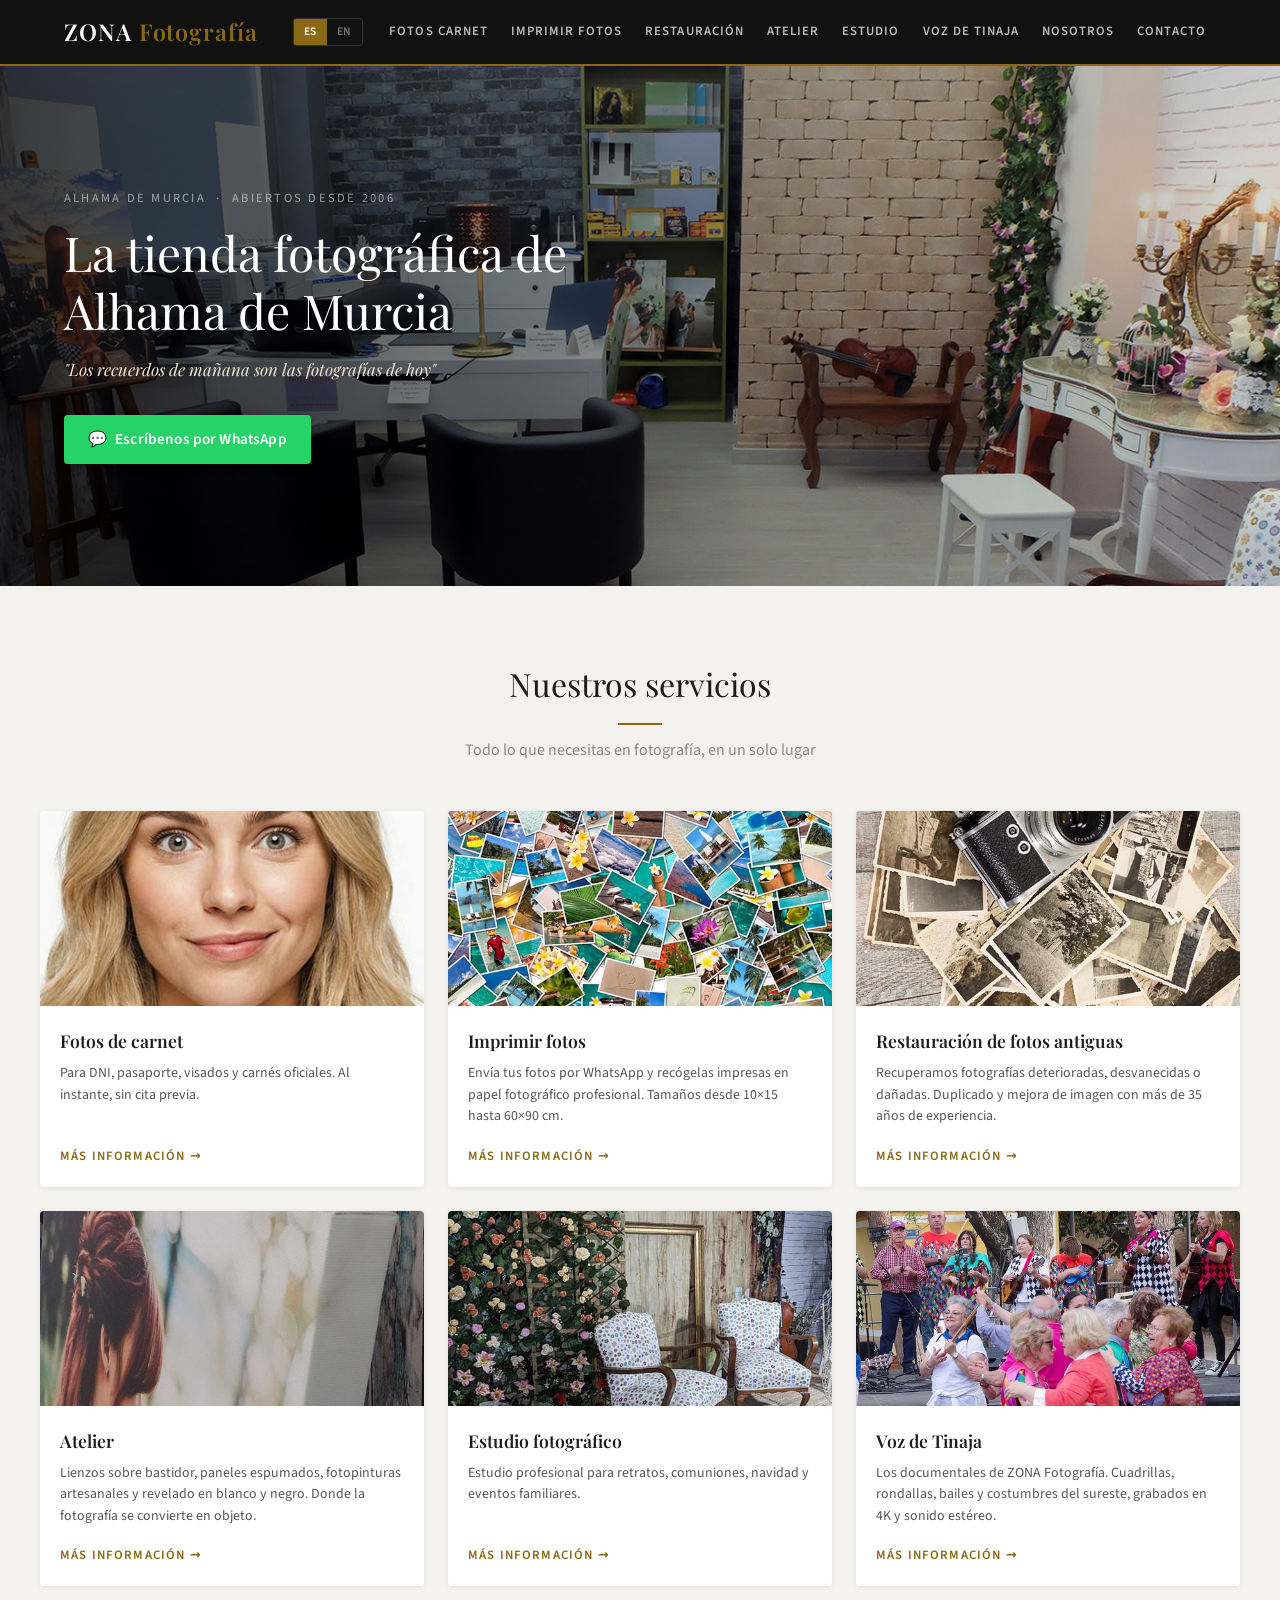
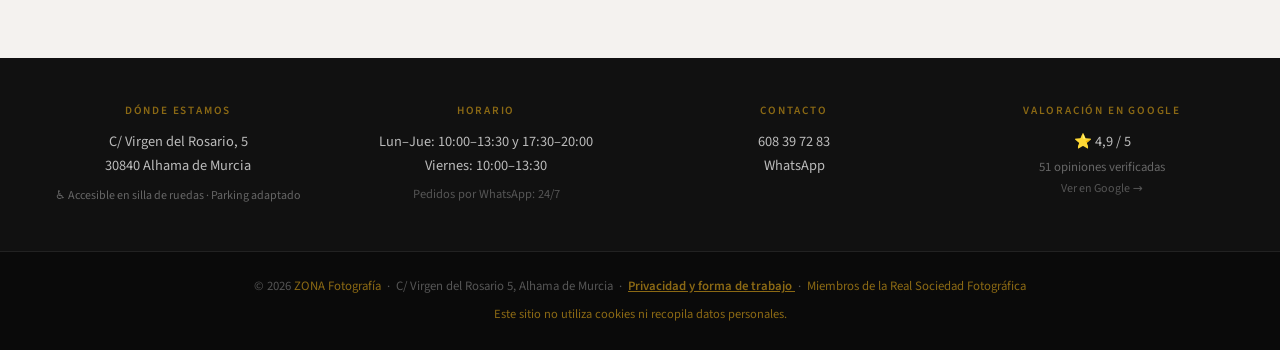
<file: index.html>
<!DOCTYPE html>
<html lang="es">
<head>
  <meta charset="UTF-8">
  <meta name="viewport" content="width=device-width, initial-scale=1.0">
  <title>ZONA Fotografía | La tienda fotográfica de Alhama de Murcia</title>
  <meta name="description" content="Tienda fotográfica en Alhama de Murcia desde 2006. Fotos de carnet al instante, impresión desde móvil, restauración de fotos antiguas, lienzos y sesiones de estudio. WhatsApp: 608 39 72 83">
  <link rel="canonical" href="https://zonafotografia.com/">

  <!-- Open Graph -->
  <meta property="og:title" content="ZONA Fotografía | La tienda fotográfica de Alhama de Murcia">
  <meta property="og:description" content="Tienda fotográfica en Alhama de Murcia desde 2006. Fotos de carnet al instante, impresión desde móvil, restauración de fotos antiguas, lienzos y sesiones de estudio.">
  <meta property="og:url" content="https://zonafotografia.com/">
  <meta property="og:type" content="website">
  <meta property="og:image" content="https://zonafotografia.com/Fotos Principal y Tarjetas/Portada.jpg">

  <link rel="icon" href="favicon.svg" type="image/svg+xml">
  <link rel="stylesheet" href="fonts.css">

  <style>
    /* ============================================================
       VARIABLES Y RESET
    ============================================================ */
    *, *::before, *::after { box-sizing: border-box; margin: 0; padding: 0; }

    :root {
      --negro:      #111111;
      --texto:      #1C1C1C;
      --gris-fondo: #F4F2EF;
      --gris-medio: #888888;
      --acento:     #8B6914;
      --acento-cl:  #F0E8D0;
      --blanco:     #FFFFFF;
      --max-w:      1200px;
    }

    html { scroll-behavior: smooth; }

    body {
      font-family: 'Source Sans 3', system-ui, sans-serif;
      font-weight: 400;
      color: var(--texto);
      background: var(--blanco);
      line-height: 1.65;
    }

    img { display: block; max-width: 100%; height: auto; }
    a   { color: inherit; text-decoration: none; }

    /* ============================================================
       CABECERA
    ============================================================ */
    header {
      background: var(--negro);
      position: sticky;
      top: 0;
      z-index: 100;
      border-bottom: 2px solid var(--acento);
    }

    .header-inner {
      max-width: var(--max-w);
      margin: 0 auto;
      padding: 0 1.5rem;
      display: flex;
      align-items: center;
      justify-content: space-between;
      height: 64px;
      gap: 1rem;
    }

    .logo {
      font-family: 'Playfair Display', Georgia, serif;
      font-size: 1.45rem;
      font-weight: 600;
      color: var(--blanco);
      letter-spacing: 0.04em;
      white-space: nowrap;
      flex-shrink: 0;
    }
    .logo span { color: var(--acento); }

    .header-right {
      display: flex;
      align-items: center;
      gap: 1rem;
    }

    /* Selector de idioma */
    .lang-toggle {
      display: flex;
      border: 1px solid #333;
      border-radius: 3px;
      overflow: hidden;
      flex-shrink: 0;
    }

    .lang-btn {
      background: transparent;
      border: none;
      color: #777;
      font-family: 'Source Sans 3', sans-serif;
      font-size: 0.72rem;
      font-weight: 700;
      letter-spacing: 0.08em;
      padding: 0.3rem 0.6rem;
      cursor: pointer;
      transition: all 0.2s;
    }
    .lang-btn.active  { background: var(--acento); color: #fff; }
    .lang-btn:hover:not(.active) { background: rgba(255,255,255,0.08); color: #ccc; }

    nav { display: flex; gap: 0.15rem; flex-wrap: wrap; }
    .nav-toggle { display: none; flex-direction: column; justify-content: center; gap: 5px; width: 42px; height: 36px; padding: 0 9px; background: transparent; border: 1px solid #333; border-radius: 3px; cursor: pointer; }
    .nav-toggle span { display: block; height: 2px; width: 100%; background: #ccc; border-radius: 2px; transition: transform 0.25s, opacity 0.25s; }
    .nav-toggle[aria-expanded="true"] span:nth-child(1) { transform: translateY(7px) rotate(45deg); }
    .nav-toggle[aria-expanded="true"] span:nth-child(2) { opacity: 0; }
    .nav-toggle[aria-expanded="true"] span:nth-child(3) { transform: translateY(-7px) rotate(-45deg); }

    nav a {
      color: #bbbbbb;
      font-size: 0.80rem;
      font-weight: 600;
      text-transform: uppercase;
      letter-spacing: 0.08em;
      padding: 0.4rem 0.65rem;
      border-radius: 3px;
      transition: color 0.2s, background 0.2s;
    }
    nav a:hover { color: var(--blanco); background: rgba(255,255,255,0.09); }

    /* ============================================================
       HERO
    ============================================================ */
    .hero {
      position: relative;
      height: 520px;
      overflow: hidden;
    }

    .hero > img {
      width: 100%;
      height: 100%;
      object-fit: cover;
      object-position: center 45%;
    }

    .hero-overlay {
      position: absolute;
      inset: 0;
      background: linear-gradient(
        105deg,
        rgba(0,0,0,0.78) 0%,
        rgba(0,0,0,0.42) 55%,
        rgba(0,0,0,0.10) 100%
      );
      display: flex;
      align-items: center;
    }

    .hero-texto {
      max-width: var(--max-w);
      margin: 0 auto;
      padding: 2rem 1.5rem;
      width: 100%;
    }

    .hero-desde {
      font-size: 0.78rem;
      color: rgba(255,255,255,0.55);
      text-transform: uppercase;
      letter-spacing: 0.18em;
      margin-bottom: 1rem;
    }

    .hero-texto h1 {
      font-family: 'Playfair Display', Georgia, serif;
      font-size: clamp(1.9rem, 3.8vw, 3rem);
      font-weight: 400;
      color: var(--blanco);
      line-height: 1.2;
      max-width: 580px;
      margin-bottom: 1rem;
    }

    .hero-eslogan {
      font-family: 'Playfair Display', Georgia, serif;
      font-style: italic;
      font-size: 1.05rem;
      color: var(--acento-cl);
      margin-bottom: 2rem;
      max-width: 500px;
    }

    .btn-wa {
      display: inline-flex;
      align-items: center;
      gap: 0.5rem;
      background: #25D366;
      color: #ffffff;
      padding: 0.75rem 1.5rem;
      border-radius: 4px;
      font-weight: 600;
      font-size: 0.95rem;
      letter-spacing: 0.01em;
      transition: background 0.2s, transform 0.15s;
      box-shadow: 0 2px 8px rgba(0,0,0,0.25);
    }
    .btn-wa:hover { background: #1ebe5b; transform: translateY(-2px); }

    /* ============================================================
       SERVICIOS
    ============================================================ */
    .servicios {
      background: var(--gris-fondo);
      padding: 4.5rem 1.5rem;
    }

    .bloque-titulo {
      text-align: center;
      max-width: var(--max-w);
      margin: 0 auto 3rem;
    }

    .bloque-titulo h2 {
      font-family: 'Playfair Display', Georgia, serif;
      font-size: 2rem;
      font-weight: 400;
      margin-bottom: 0.75rem;
    }

    .separador { width: 44px; height: 2px; background: var(--acento); margin: 0 auto 0.75rem; }
    .bloque-titulo p { color: var(--gris-medio); font-size: 1rem; }

    .grid-cards {
      max-width: var(--max-w);
      margin: 0 auto;
      display: grid;
      grid-template-columns: repeat(3, 1fr);
      gap: 1.5rem;
    }

    .card {
      background: var(--blanco);
      border-radius: 4px;
      overflow: hidden;
      box-shadow: 0 1px 5px rgba(0,0,0,0.07);
      display: flex;
      flex-direction: column;
      transition: box-shadow 0.25s, transform 0.2s;
    }
    .card:hover { box-shadow: 0 8px 24px rgba(0,0,0,0.12); transform: translateY(-4px); }

    .card-imagen { height: 195px; overflow: hidden; }
    .card-imagen img { width: 100%; height: 100%; object-fit: cover; transition: transform 0.45s ease; }
    .card:hover .card-imagen img { transform: scale(1.05); }

    .card-cuerpo { padding: 1.25rem; flex: 1; display: flex; flex-direction: column; }

    .card-cuerpo h3 {
      font-family: 'Playfair Display', Georgia, serif;
      font-size: 1.1rem;
      font-weight: 600;
      margin-bottom: 0.5rem;
      color: var(--texto);
    }

    .card-cuerpo p {
      font-size: 0.87rem;
      color: #555555;
      line-height: 1.55;
      flex: 1;
      margin-bottom: 1.1rem;
    }

    .enlace-card {
      font-size: 0.80rem;
      font-weight: 600;
      text-transform: uppercase;
      letter-spacing: 0.09em;
      color: var(--acento);
      display: inline-flex;
      align-items: center;
      gap: 0.3rem;
      transition: gap 0.2s;
    }
    .enlace-card:hover { gap: 0.5rem; }
    .enlace-card::after { content: '→'; }

    /* ============================================================
       BARRA DE DATOS
    ============================================================ */
    .barra-datos { background: var(--negro); color: #bbbbbb; padding: 2.75rem 1.5rem; }

    .barra-datos-inner {
      max-width: var(--max-w);
      margin: 0 auto;
      display: grid;
      grid-template-columns: repeat(auto-fit, minmax(190px, 1fr));
      gap: 2rem;
      text-align: center;
    }

    .dato h4 {
      font-size: 0.70rem;
      text-transform: uppercase;
      letter-spacing: 0.16em;
      color: var(--acento);
      margin-bottom: 0.6rem;
      font-weight: 600;
    }
    .dato p  { font-size: 0.90rem; line-height: 1.65; }
    .dato a  { color: #bbbbbb; transition: color 0.2s; }
    .dato a:hover { color: var(--blanco); }
    .badge-accesible { display: inline-block; margin-top: 0.5rem; font-size: 0.75rem; color: #666666; }

    /* ============================================================
       FOOTER
    ============================================================ */
    footer {
      background: #0a0a0a;
      border-top: 1px solid #222222;
      text-align: center;
      padding: 1.5rem;
      font-size: 0.80rem;
      color: #555555;
    }
    footer span { color: var(--acento); }

    /* ============================================================
       RESPONSIVE
    ============================================================ */
    @media (max-width: 1180px) and (min-width: 1025px) {
      .logo { font-size: 1.25rem; }
      nav a { font-size: 0.72rem; letter-spacing: 0.04em; padding: 0.4rem 0.4rem; }
    }

    @media (max-width: 1024px) {
      .header-inner { height: 64px; padding: 0 1rem; }
      .header-right { gap: 0.6rem; }
      .nav-toggle { display: flex; }
      nav {
        display: none;
        position: absolute;
        top: 64px;
        left: 0;
        right: 0;
        flex-direction: column;
        gap: 0.15rem;
        background: var(--negro);
        border-bottom: 2px solid var(--acento);
        padding: 0.5rem 1rem 1rem;
        box-shadow: 0 8px 16px rgba(0,0,0,0.25);
      }
      nav.abierto { display: flex; }
      nav a { padding: 0.75rem 0.65rem; font-size: 0.95rem; border-radius: 4px; }
      .grid-cards { grid-template-columns: repeat(2, 1fr); }
      .hero { height: 400px; }
      .hero-texto h1 { font-size: 1.75rem; }
    }

    @media (max-width: 480px) {
      .hero { height: 340px; }
      .grid-cards { grid-template-columns: 1fr; }
      .barra-datos-inner { grid-template-columns: 1fr 1fr; }
    }
  </style>

  <!-- Schema JSON-LD -->
  <script type="application/ld+json">
  {
    "@context": "https://schema.org",
    "@type": "PhotographyBusiness",
    "name": "ZONA Fotografía",
    "image": "https://zonafotografia.com/Fotos Principal y Tarjetas/Portada.jpg",
    "address": {
      "@type": "PostalAddress",
      "streetAddress": "C/ Virgen del Rosario, 5, Bajos 1 y 2",
      "addressLocality": "Alhama de Murcia",
      "addressRegion": "Murcia",
      "postalCode": "30840",
      "addressCountry": "ES"
    },
    "telephone": "+34608397283",
    "url": "https://zonafotografia.com",
    "openingHours": ["Mo-Th 10:00-13:30,17:30-20:00", "Fr 10:00-13:30"],
    "priceRange": "\u20AC",
    "founder": {
      "@type": "Person",
      "name": "Juan Fernando Sánchez Hernández"
    }
  }
  </script>
</head>
<body>

  <!-- CABECERA ================================================= -->
  <header>
    <div class="header-inner">
      <a href="index.html" class="logo" aria-label="ZONA Fotografía — Inicio">
        ZONA <span>Fotografía</span>
      </a>
      <div class="header-right">
        <div class="lang-toggle" role="group" aria-label="Idioma / Language">
          <button class="lang-btn active" id="btn-es" onclick="setLang('es')" aria-pressed="true">ES</button>
          <button class="lang-btn"        id="btn-en" onclick="setLang('en')" aria-pressed="false">EN</button>
        </div>
        <button class="nav-toggle" id="nav-toggle" aria-label="Abrir menú" aria-expanded="false" aria-controls="nav-principal" onclick="toggleNav()">
          <span></span><span></span><span></span>
        </button>
        <nav id="nav-principal" aria-label="Navegación principal">
          <a href="fotos-carnet.html">
            <span data-lang="es">Fotos Carnet</span>
            <span data-lang="en" hidden>ID Photos</span>
          </a>
          <a href="imprimir-fotos.html">
            <span data-lang="es">Imprimir Fotos</span>
            <span data-lang="en" hidden>Print Photos</span>
          </a>
          <a href="restauracion-fotos.html">
            <span data-lang="es">Restauración</span>
            <span data-lang="en" hidden>Restoration</span>
          </a>
          <a href="atelier.html">Atelier</a>
          <a href="estudio.html">
            <span data-lang="es">Estudio</span>
            <span data-lang="en" hidden>Studio</span>
          </a>
          <a href="voz-de-tinaja.html">Voz de Tinaja</a>
          <a href="nosotros.html">
            <span data-lang="es">Nosotros</span>
            <span data-lang="en" hidden>About Us</span>
          </a>
          <a href="contacto.html">
            <span data-lang="es">Contacto</span>
            <span data-lang="en" hidden>Contact</span>
          </a>
        </nav>
      </div>
    </div>
  </header>

  <!-- HERO ===================================================== -->
  <section class="hero" aria-label="Presentación">
    <img
      src="Fotos Principal y Tarjetas/Portada.jpg"
      alt="Interior del estudio ZONA Fotografía en Alhama de Murcia"
      loading="eager"
      fetchpriority="high"
    >
    <div class="hero-overlay">
      <div class="hero-texto">
        <p class="hero-desde">
          Alhama de Murcia &nbsp;&middot;&nbsp;
          <span data-lang="es">Abiertos desde 2006</span>
          <span data-lang="en" hidden>Open since 2006</span>
        </p>
        <h1>
          <span data-lang="es">La tienda fotográfica de Alhama de Murcia</span>
          <span data-lang="en" hidden>The photography shop of Alhama de Murcia</span>
        </h1>
        <p class="hero-eslogan">
          <span data-lang="es">"Los recuerdos de mañana son las fotografías de hoy"</span>
          <span data-lang="en" hidden>"Tomorrow's memories are today's photographs"</span>
        </p>
        <a
          href="https://wa.me/34608397283"
          class="btn-wa"
          target="_blank"
          rel="noopener noreferrer"
          aria-label="Contactar por WhatsApp con ZONA Fotografía"
        >
          &#128172;
          <span data-lang="es">Escríbenos por WhatsApp</span>
          <span data-lang="en" hidden>Write to us on WhatsApp</span>
        </a>
      </div>
    </div>
  </section>

  <!-- SERVICIOS ================================================ -->
  <section class="servicios" aria-labelledby="tit-servicios">
    <div class="bloque-titulo">
      <h2 id="tit-servicios">
        <span data-lang="es">Nuestros servicios</span>
        <span data-lang="en" hidden>Our services</span>
      </h2>
      <div class="separador" aria-hidden="true"></div>
      <p>
        <span data-lang="es">Todo lo que necesitas en fotografía, en un solo lugar</span>
        <span data-lang="en" hidden>Everything you need in photography, in one place</span>
      </p>
    </div>

    <div class="grid-cards">

      <article class="card">
        <div class="card-imagen">
          <img
            src="Fotos Principal y Tarjetas/Tarjeta 1 Fotos Carnet.jpg"
            alt="Fotos de carnet y pasaporte en Alhama de Murcia"
            loading="lazy"
          >
        </div>
        <div class="card-cuerpo">
          <h3>
            <span data-lang="es">Fotos de carnet</span>
            <span data-lang="en" hidden>ID &amp; Passport Photos</span>
          </h3>
          <p>
            <span data-lang="es">Para DNI, pasaporte, visados y carnés oficiales. Al instante, sin cita previa.</span>
            <span data-lang="en" hidden>For ID cards, passports, visas and official documents. Instant service, no appointment needed.</span>
          </p>
          <a href="fotos-carnet.html" class="enlace-card">
            <span data-lang="es">Más información</span>
            <span data-lang="en" hidden>More information</span>
          </a>
        </div>
      </article>

      <article class="card">
        <div class="card-imagen">
          <img
            src="Fotos Principal y Tarjetas/Tarjeta 2 Impresión.jpg"
            alt="Imprimir fotos desde el móvil en Alhama de Murcia"
            loading="lazy"
          >
        </div>
        <div class="card-cuerpo">
          <h3>
            <span data-lang="es">Imprimir fotos</span>
            <span data-lang="en" hidden>Print Photos</span>
          </h3>
          <p>
            <span data-lang="es">Envía tus fotos por WhatsApp y recógelas impresas en papel fotográfico profesional. Tamaños desde 10×15 hasta 60×90 cm.</span>
            <span data-lang="en" hidden>Send your photos via WhatsApp and collect them printed on professional photographic paper. Sizes from 10×15 to 60×90 cm.</span>
          </p>
          <a href="imprimir-fotos.html" class="enlace-card">
            <span data-lang="es">Más información</span>
            <span data-lang="en" hidden>More information</span>
          </a>
        </div>
      </article>

      <article class="card">
        <div class="card-imagen">
          <img
            src="Fotos Principal y Tarjetas/Tarjeta 3 Restauración.jpg"
            alt="Restauración de fotos antiguas deterioradas"
            loading="lazy"
          >
        </div>
        <div class="card-cuerpo">
          <h3>
            <span data-lang="es">Restauración de fotos antiguas</span>
            <span data-lang="en" hidden>Old Photo Restoration</span>
          </h3>
          <p>
            <span data-lang="es">Recuperamos fotografías deterioradas, desvanecidas o dañadas. Duplicado y mejora de imagen con más de 35 años de experiencia.</span>
            <span data-lang="en" hidden>We restore damaged, faded or deteriorated photographs. Duplication and image enhancement with over 35 years of experience.</span>
          </p>
          <a href="restauracion-fotos.html" class="enlace-card">
            <span data-lang="es">Más información</span>
            <span data-lang="en" hidden>More information</span>
          </a>
        </div>
      </article>

      <article class="card">
        <div class="card-imagen">
          <img
            src="Fotos Principal y Tarjetas/Tarjeta 4 Lienzo.jpg"
            alt="Lienzos, paneles espumados y fotopinturas artesanales en Alhama de Murcia"
            loading="lazy"
          >
        </div>
        <div class="card-cuerpo">
          <h3>Atelier</h3>
          <p>
            <span data-lang="es">Lienzos sobre bastidor, paneles espumados, fotopinturas artesanales y revelado en blanco y negro. Donde la fotografía se convierte en objeto.</span>
            <span data-lang="en" hidden>Canvas prints, foam board panels, handcrafted photo paintings and black-and-white film development. Where photography becomes an object.</span>
          </p>
          <a href="atelier.html" class="enlace-card">
            <span data-lang="es">Más información</span>
            <span data-lang="en" hidden>More information</span>
          </a>
        </div>
      </article>

      <article class="card">
        <div class="card-imagen">
          <img
            src="Fotos Principal y Tarjetas/Tarjeta 5 Estudio.jpg"
            alt="Estudio fotográfico para retratos, comuniones y eventos en Alhama de Murcia"
            loading="lazy"
          >
        </div>
        <div class="card-cuerpo">
          <h3>
            <span data-lang="es">Estudio fotográfico</span>
            <span data-lang="en" hidden>Photography Studio</span>
          </h3>
          <p>
            <span data-lang="es">Estudio profesional para retratos, comuniones, navidad y eventos familiares.</span>
            <span data-lang="en" hidden>A professional studio for portraits, communions, Christmas and family events.</span>
          </p>
          <a href="estudio.html" class="enlace-card">
            <span data-lang="es">Más información</span>
            <span data-lang="en" hidden>More information</span>
          </a>
        </div>
      </article>

      <article class="card">
        <div class="card-imagen">
          <img
            src="Fotos Principal y Tarjetas/Tarjeta 6 Voz de Tinaja.jpg"
            alt="Rondalla y baile popular grabados por Voz de Tinaja, los documentales de ZONA Fotografía"
            loading="lazy"
          >
        </div>
        <div class="card-cuerpo">
          <h3>Voz de Tinaja</h3>
          <p>
            <span data-lang="es">Los documentales de ZONA Fotografía. Cuadrillas, rondallas, bailes y costumbres del sureste, grabados en 4K y sonido estéreo.</span>
            <span data-lang="en" hidden>The documentaries of ZONA Fotografía. Folk groups, music, dance and customs of south-eastern Spain, recorded in 4K with stereo sound.</span>
          </p>
          <a href="voz-de-tinaja.html" class="enlace-card">
            <span data-lang="es">Más información</span>
            <span data-lang="en" hidden>More information</span>
          </a>
        </div>
      </article>

    </div>
  </section>

  <!-- BARRA DE DATOS =========================================== -->
  <aside class="barra-datos" aria-label="Información de contacto y horario">
    <div class="barra-datos-inner">

      <div class="dato">
        <h4>
          <span data-lang="es">Dónde estamos</span>
          <span data-lang="en" hidden>Where we are</span>
        </h4>
        <p>C/ Virgen del Rosario, 5<br>30840 Alhama de Murcia</p>
        <span class="badge-accesible">
          <span data-lang="es">&#9855; Accesible en silla de ruedas &middot; Parking adaptado</span>
          <span data-lang="en" hidden>&#9855; Wheelchair accessible &middot; Adapted parking</span>
        </span>
      </div>

      <div class="dato">
        <h4>
          <span data-lang="es">Horario</span>
          <span data-lang="en" hidden>Opening hours</span>
        </h4>
        <p>
          <span data-lang="es">Lun–Jue: 10:00–13:30 y 17:30–20:00<br>Viernes: 10:00–13:30</span>
          <span data-lang="en" hidden>Mon–Thu: 10:00–13:30 &amp; 17:30–20:00<br>Friday: 10:00–13:30</span>
        </p>
        <p style="margin-top:0.4rem; font-size:0.78rem; color:#555">
          <span data-lang="es">Pedidos por WhatsApp: 24/7</span>
          <span data-lang="en" hidden>WhatsApp orders: 24/7</span>
        </p>
      </div>

      <div class="dato">
        <h4>
          <span data-lang="es">Contacto</span>
          <span data-lang="en" hidden>Contact</span>
        </h4>
        <p>
          <a href="tel:+34608397283">608 39 72 83</a><br>
          <a href="https://wa.me/34608397283" target="_blank" rel="noopener">WhatsApp</a>
        </p>
      </div>

      <div class="dato">
        <h4>
          <span data-lang="es">Valoración en Google</span>
          <span data-lang="en" hidden>Google rating</span>
        </h4>
        <!-- Actualizar ratingValue y reviewCount cuando cambien en Google My Business -->
        <a
          href="https://www.google.com/maps/search/ZONA+Fotografía+Alhama+de+Murcia"
          target="_blank"
          rel="noopener noreferrer"
          aria-label="Ver opiniones de ZONA Fotografía en Google"
          style="color:#bbbbbb"
        >
          <p>&#11088; 4,9 / 5</p>
          <p style="font-size:0.80rem; color:#666; margin-top:0.2rem">
            <span data-lang="es">51 opiniones verificadas<br><span style="font-size:0.75rem;color:#555">Ver en Google →</span></span>
            <span data-lang="en" hidden>51 verified reviews<br><span style="font-size:0.75rem;color:#555">See on Google →</span></span>
          </p>
        </a>
      </div>

    </div>
  </aside>

  <!-- FOOTER =================================================== -->
  <footer>
    <p>
      &copy; 2026 <span>ZONA Fotografía</span>
      &nbsp;&middot;&nbsp; C/ Virgen del Rosario 5, Alhama de Murcia
      &nbsp;&middot;&nbsp;
      <a href="privacidad.html" style="color:var(--acento);font-weight:600;text-decoration:underline">
        <span data-lang="es">Privacidad y forma de trabajo</span>
        <span data-lang="en" hidden>Privacy &amp; how we work</span>
      </a>
      &nbsp;&middot;&nbsp;
      <span data-lang="es">Miembros de la Real Sociedad Fotográfica</span>
      <span data-lang="en" hidden>Members of the Royal Photographic Society of Spain</span>
      <br>
      <span style="display:inline-block;margin-top:0.45rem;font-size:0.78rem;color:#666"><span data-lang="es">Este sitio no utiliza cookies ni recopila datos personales.</span><span data-lang="en" hidden>This site uses no cookies and collects no personal data.</span></span>
    </p>
  </footer>

  <!-- =========================================================
       SCRIPT DE IDIOMA
  ========================================================== -->
  <script>
    function toggleNav() {
      var nav = document.getElementById('nav-principal');
      var btn = document.getElementById('nav-toggle');
      var abierto = nav.classList.toggle('abierto');
      btn.setAttribute('aria-expanded', abierto ? 'true' : 'false');
      btn.setAttribute('aria-label', abierto ? 'Cerrar menú' : 'Abrir menú');
    }
    function setLang(lang) {
      document.querySelectorAll('[data-lang]').forEach(function(el) {
        el.hidden = (el.dataset.lang !== lang);
      });
      document.getElementById('btn-es').classList.toggle('active', lang === 'es');
      document.getElementById('btn-en').classList.toggle('active', lang === 'en');
      document.getElementById('btn-es').setAttribute('aria-pressed', lang === 'es');
      document.getElementById('btn-en').setAttribute('aria-pressed', lang === 'en');
      document.documentElement.lang = lang;
      localStorage.setItem('zona-lang', lang);
    }

    (function() {
      var saved = localStorage.getItem('zona-lang');
      if (saved && saved !== 'es') setLang(saved);
    })();
  </script>

</body>
</html>
</file>
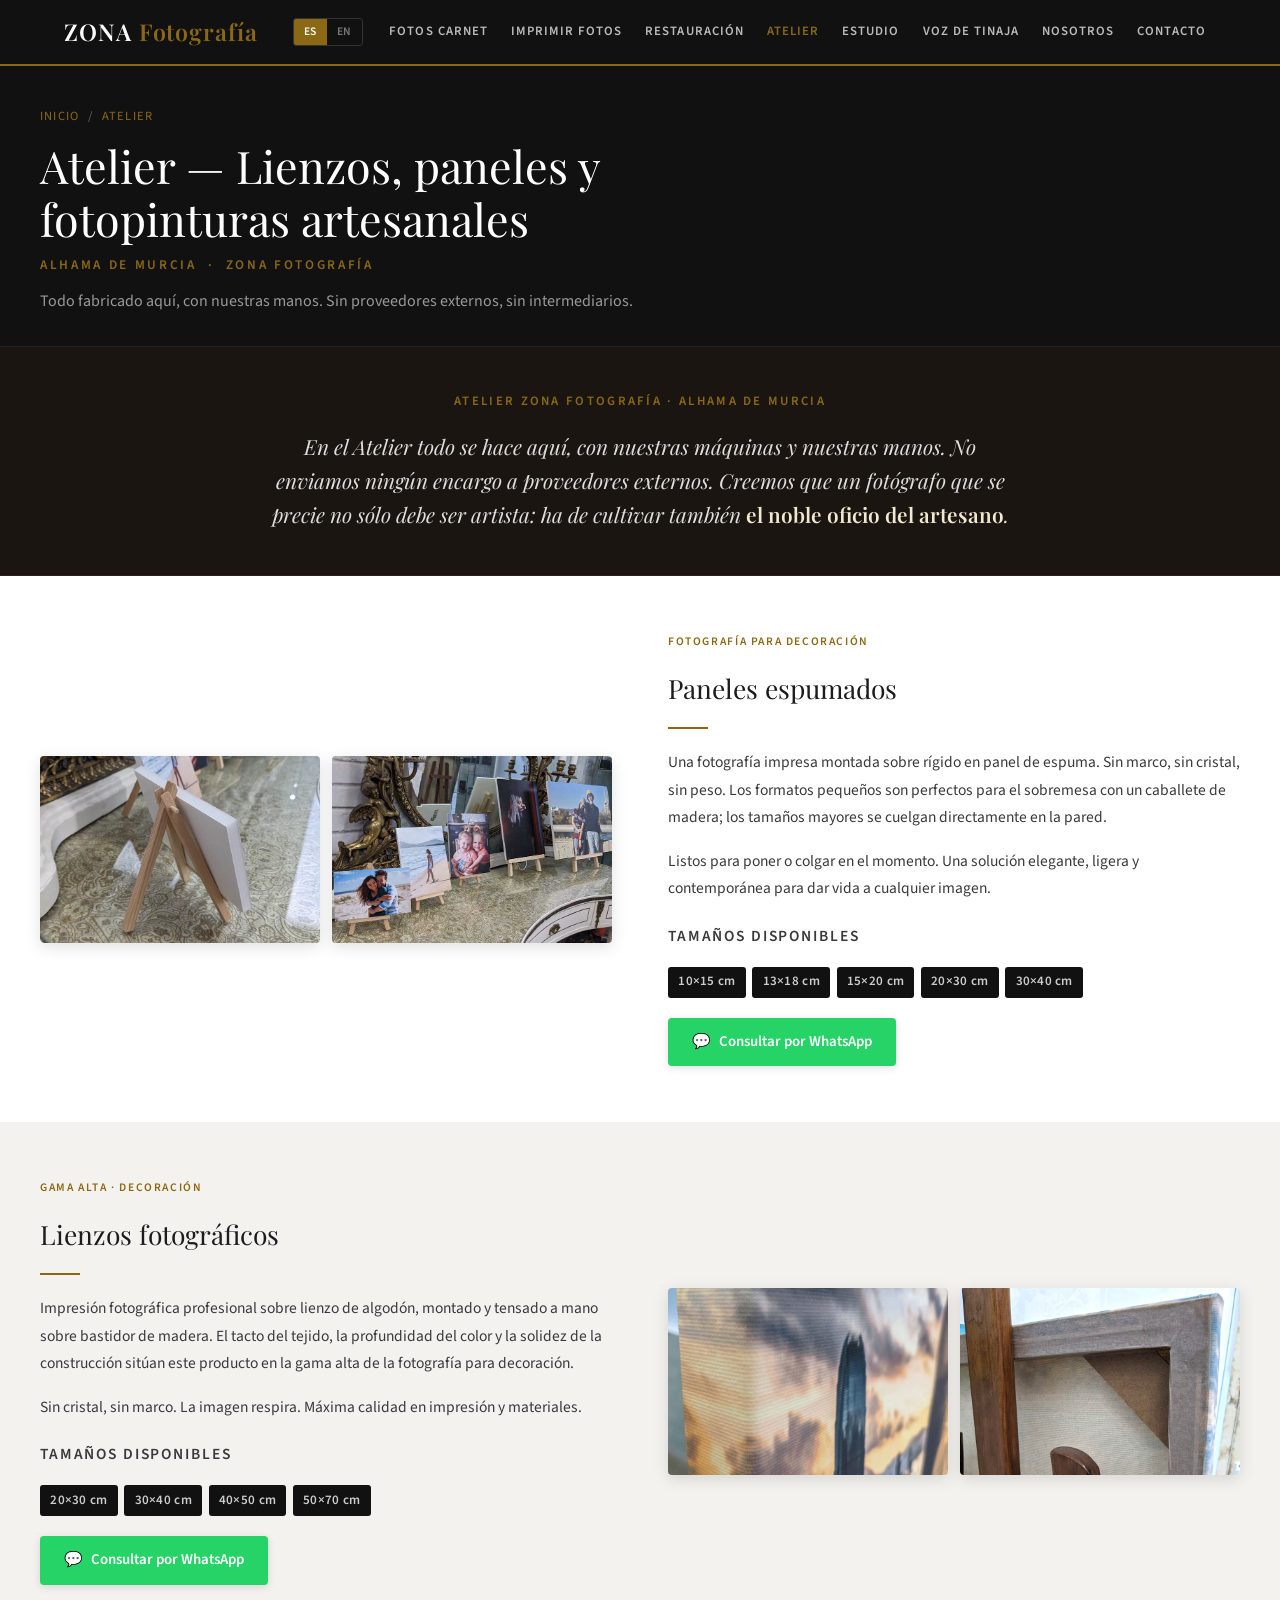
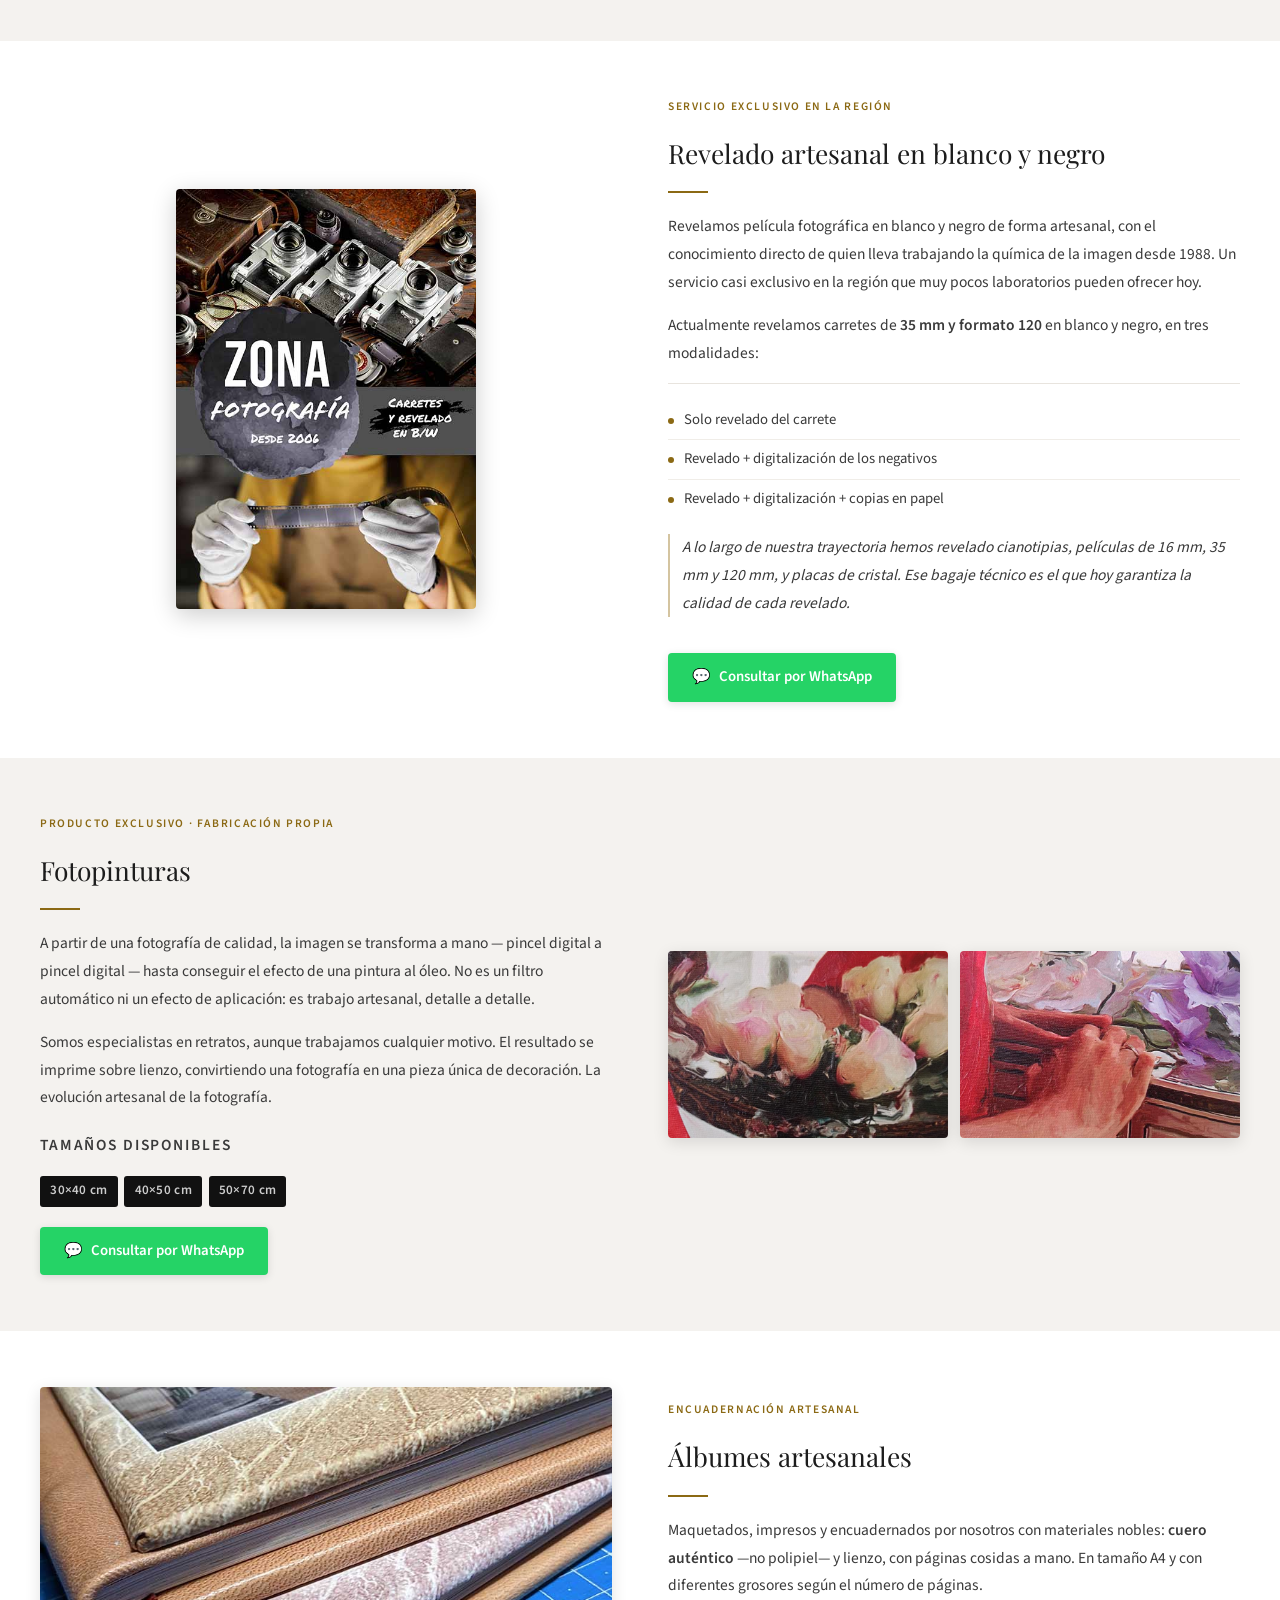
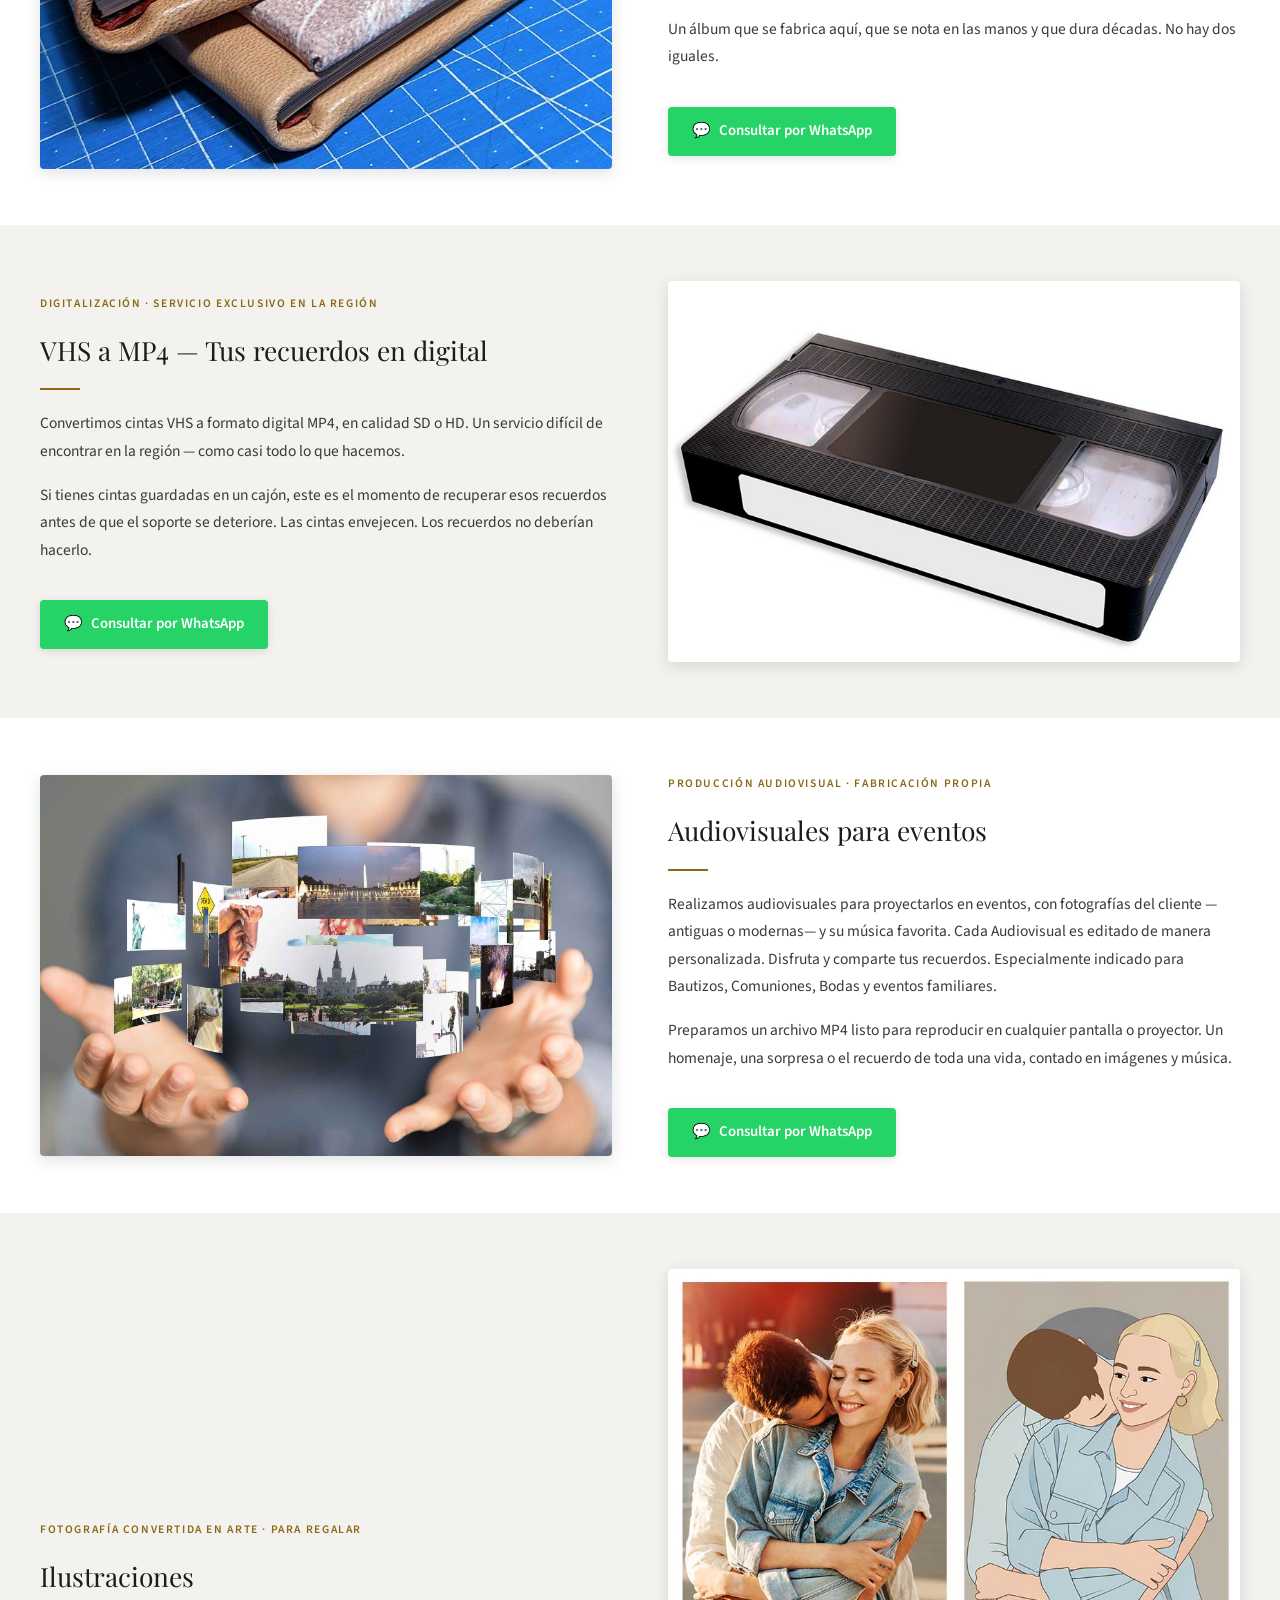
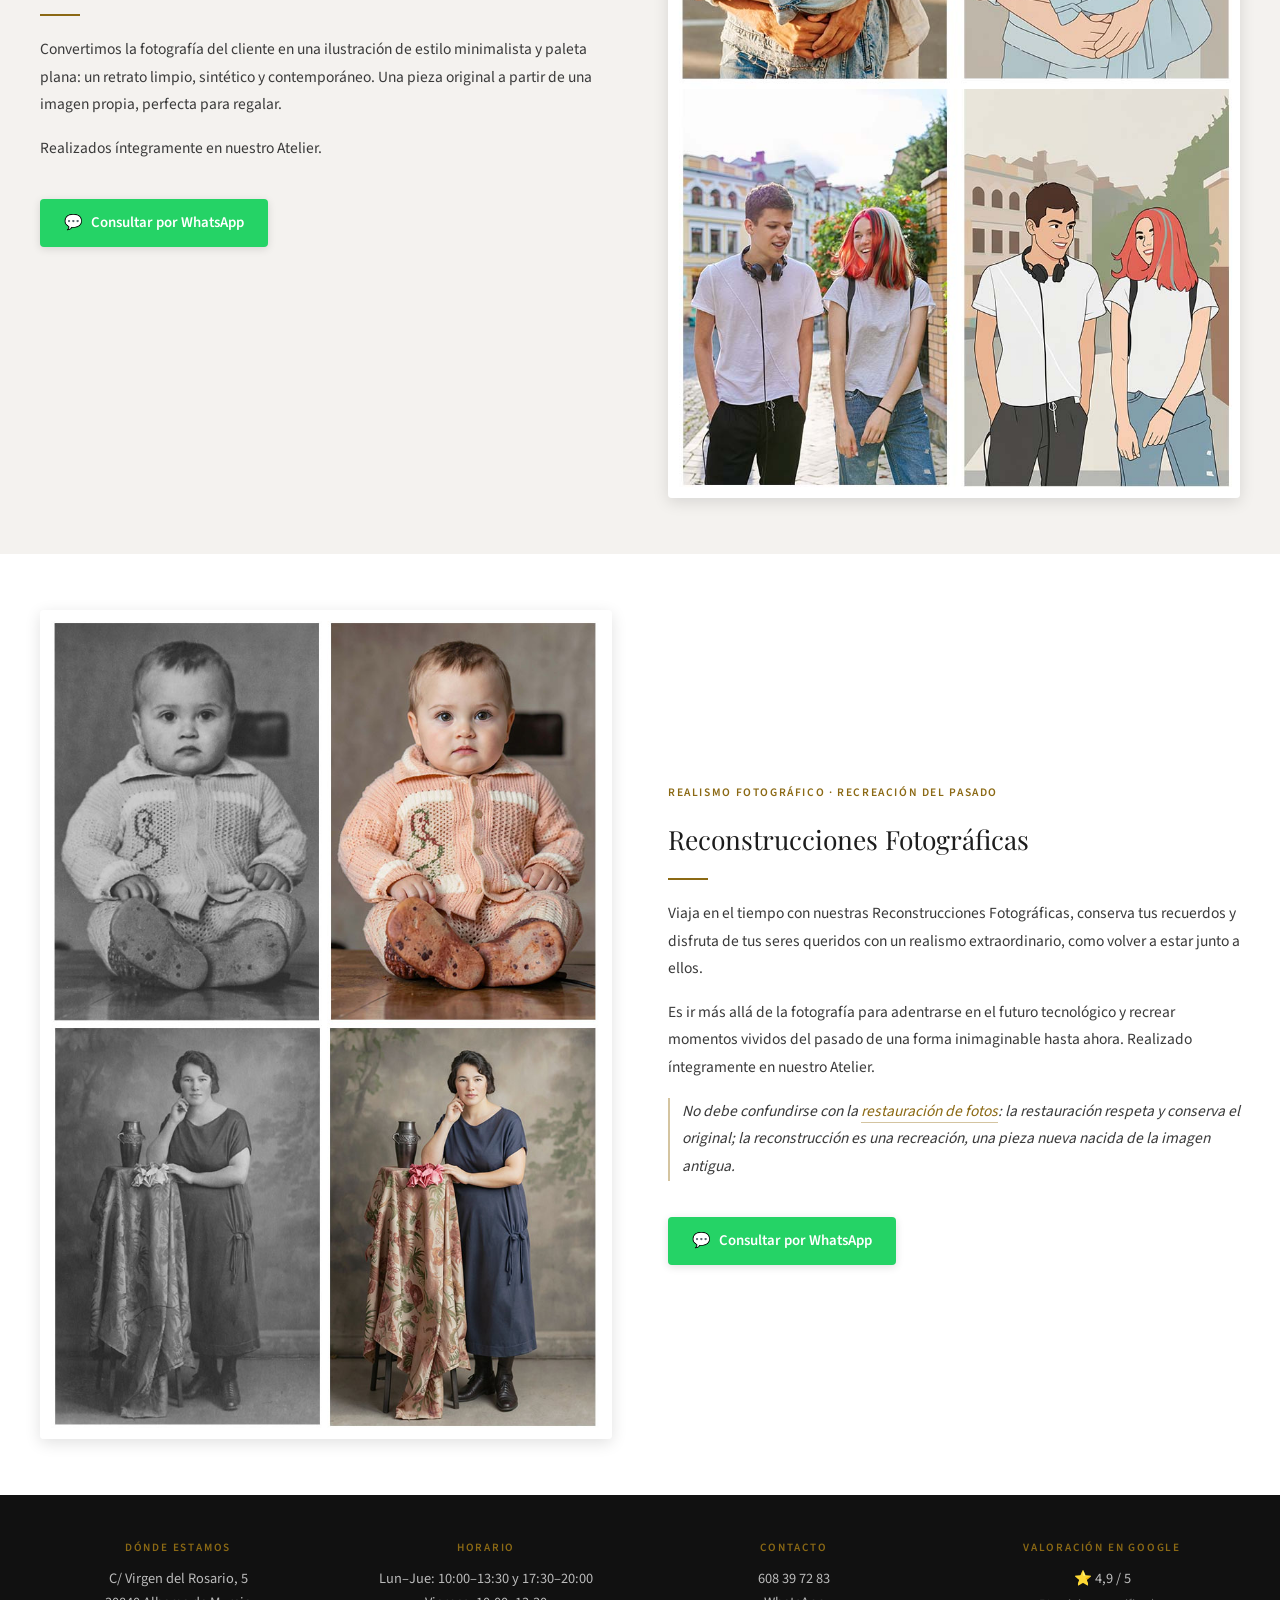
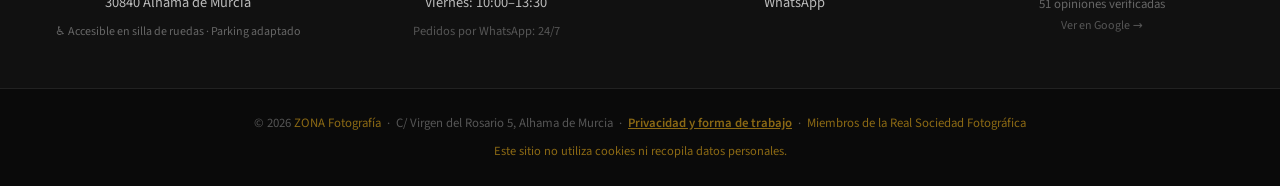
<file: atelier.html>
<!DOCTYPE html>
<html lang="es">
<head>
  <meta charset="UTF-8">
  <meta name="viewport" content="width=device-width, initial-scale=1.0">
  <title>Atelier ZONA Fotografía | Lienzos, paneles y fotopinturas artesanales en Alhama de Murcia</title>
  <meta name="description" content="Lienzos, paneles espumados, fotopinturas, revelado en B&N, álbumes de cuero, audiovisuales para eventos, ilustraciones y reconstrucciones fotográficas. Todo artesanal en ZONA Fotografía, Alhama de Murcia.">
  <link rel="canonical" href="https://zonafotografia.com/atelier.html">

  <meta property="og:title" content="Atelier ZONA Fotografía | Lienzos, paneles y fotopinturas artesanales">
  <meta property="og:description" content="Lienzos, paneles, fotopinturas, revelado en B&N, álbumes de cuero, audiovisuales, ilustraciones y reconstrucciones fotográficas. Todo artesanal en ZONA Fotografía, Alhama de Murcia.">
  <meta property="og:url" content="https://zonafotografia.com/atelier.html">
  <meta property="og:type" content="website">
  <meta property="og:image" content="https://zonafotografia.com/Fotos html/Lienzo 1.jpg">

  <link rel="icon" href="favicon.svg" type="image/svg+xml">
  <link rel="stylesheet" href="fonts.css">

  <style>
    *, *::before, *::after { box-sizing: border-box; margin: 0; padding: 0; }

    :root {
      --negro:      #111111;
      --texto:      #1C1C1C;
      --gris-fondo: #F4F2EF;
      --gris-medio: #888888;
      --acento:     #8B6914;
      --acento-cl:  #F0E8D0;
      --blanco:     #FFFFFF;
      --max-w:      1200px;
    }

    html { scroll-behavior: smooth; }
    body { font-family: 'Source Sans 3', system-ui, sans-serif; font-weight: 400; color: var(--texto); background: var(--blanco); line-height: 1.65; }
    img { display: block; max-width: 100%; height: auto; }
    a   { color: inherit; text-decoration: none; }

    /* CABECERA */
    header { background: var(--negro); position: sticky; top: 0; z-index: 100; border-bottom: 2px solid var(--acento); }
    .header-inner { max-width: var(--max-w); margin: 0 auto; padding: 0 1.5rem; display: flex; align-items: center; justify-content: space-between; height: 64px; gap: 1rem; }
    .logo { font-family: 'Playfair Display', Georgia, serif; font-size: 1.45rem; font-weight: 600; color: var(--blanco); letter-spacing: 0.04em; white-space: nowrap; flex-shrink: 0; }
    .logo span { color: var(--acento); }
    .header-right { display: flex; align-items: center; gap: 1rem; }
    .lang-toggle { display: flex; border: 1px solid #333; border-radius: 3px; overflow: hidden; flex-shrink: 0; }
    .lang-btn { background: transparent; border: none; color: #777; font-family: 'Source Sans 3', sans-serif; font-size: 0.72rem; font-weight: 700; letter-spacing: 0.08em; padding: 0.3rem 0.6rem; cursor: pointer; transition: all 0.2s; }
    .lang-btn.active { background: var(--acento); color: #fff; }
    .lang-btn:hover:not(.active) { background: rgba(255,255,255,0.08); color: #ccc; }
    nav { display: flex; gap: 0.15rem; flex-wrap: wrap; }
    .nav-toggle { display: none; flex-direction: column; justify-content: center; gap: 5px; width: 42px; height: 36px; padding: 0 9px; background: transparent; border: 1px solid #333; border-radius: 3px; cursor: pointer; }
    .nav-toggle span { display: block; height: 2px; width: 100%; background: #ccc; border-radius: 2px; transition: transform 0.25s, opacity 0.25s; }
    .nav-toggle[aria-expanded="true"] span:nth-child(1) { transform: translateY(7px) rotate(45deg); }
    .nav-toggle[aria-expanded="true"] span:nth-child(2) { opacity: 0; }
    .nav-toggle[aria-expanded="true"] span:nth-child(3) { transform: translateY(-7px) rotate(-45deg); }
    nav a { color: #bbbbbb; font-size: 0.80rem; font-weight: 600; text-transform: uppercase; letter-spacing: 0.08em; padding: 0.4rem 0.65rem; border-radius: 3px; transition: color 0.2s, background 0.2s; }
    nav a:hover { color: var(--blanco); background: rgba(255,255,255,0.09); }
    nav a[aria-current="page"] { color: var(--acento); }

    /* CABECERA DE PÁGINA */
    .page-header { background: var(--negro); border-bottom: 1px solid #222; padding: 2.5rem 1.5rem 2rem; }
    .page-header-inner { max-width: var(--max-w); margin: 0 auto; }
    .breadcrumb { font-size: 0.78rem; color: #666; text-transform: uppercase; letter-spacing: 0.1em; margin-bottom: 0.75rem; }
    .breadcrumb a { color: #666; transition: color 0.2s; }
    .breadcrumb a:hover { color: #999; }
    .breadcrumb span { color: var(--acento); }
    .page-header h1 { font-family: 'Playfair Display', Georgia, serif; font-size: clamp(1.8rem, 3.5vw, 2.8rem); font-weight: 400; color: var(--blanco); line-height: 1.2; max-width: 800px; }
    .page-header .page-geo { margin-top: 0.5rem; font-family: 'Source Sans 3', system-ui, sans-serif; font-size: 0.83rem; font-weight: 700; text-transform: uppercase; letter-spacing: 0.2em; color: var(--acento); }
    .page-header .subtitulo { margin-top: 0.75rem; color: #999; font-size: 1rem; max-width: 640px; }

    /* FILOSOFÍA */
    .filosofia {
      background: #1a1510;
      border-bottom: 1px solid #2a2015;
      padding: 2.75rem 1.5rem;
      text-align: center;
    }
    .filosofia-inner { max-width: 760px; margin: 0 auto; }
    .filosofia p {
      font-size: 0.80rem;
      text-transform: uppercase;
      letter-spacing: 0.18em;
      color: var(--acento);
      margin-bottom: 1rem;
      font-weight: 600;
    }
    .filosofia blockquote {
      font-family: 'Playfair Display', Georgia, serif;
      font-style: italic;
      font-size: clamp(1.05rem, 2vw, 1.3rem);
      color: #ddd;
      line-height: 1.65;
    }
    .filosofia blockquote strong { color: var(--acento-cl); font-style: normal; }

    /* PRODUCTOS — alternating sections */
    .producto-seccion {
      padding: 3.5rem 1.5rem;
    }
    .producto-seccion:nth-child(odd)  { background: var(--blanco); }
    .producto-seccion:nth-child(even) { background: var(--gris-fondo); }

    .producto-inner {
      max-width: var(--max-w);
      margin: 0 auto;
      display: grid;
      grid-template-columns: 1fr 1fr;
      gap: 3.5rem;
      align-items: center;
    }

    .producto-inner.invertido .producto-imagenes { order: 2; }
    .producto-inner.invertido .producto-texto    { order: 1; }

    /* Imágenes */
    .imagenes-doble {
      display: grid;
      grid-template-columns: 1fr 1fr;
      gap: 0.75rem;
    }

    .imagenes-doble img,
    .imagen-simple img,
    .imagen-cartel img {
      width: 100%;
      border-radius: 4px;
      box-shadow: 0 4px 16px rgba(0,0,0,0.12);
      object-fit: cover;
    }

    .imagenes-doble img { aspect-ratio: 3/2; }
    .imagen-simple img  { aspect-ratio: 3/2; }

    /* Imagen mostrada entera, sin recorte (formatos casi cuadrados) */
    .imagen-simple.imagen-entera img { aspect-ratio: auto; object-fit: contain; }

    .imagen-cartel {
      display: flex;
      justify-content: center;
    }
    .imagen-cartel img {
      max-width: 300px;
      width: 100%;
      box-shadow: 0 6px 24px rgba(0,0,0,0.2);
    }

    /* Texto de producto */
    .producto-texto h2 {
      font-family: 'Playfair Display', Georgia, serif;
      font-size: 1.65rem;
      font-weight: 400;
      margin-bottom: 0.4rem;
      color: var(--texto);
    }

    .producto-etiqueta {
      font-size: 0.72rem;
      text-transform: uppercase;
      letter-spacing: 0.14em;
      color: var(--acento);
      font-weight: 600;
      margin-bottom: 1rem;
      display: block;
    }

    .separador { width: 40px; height: 2px; background: var(--acento); margin: 1rem 0 1.25rem; }

    .producto-texto p {
      font-size: 0.97rem;
      line-height: 1.78;
      color: #3a3a3a;
      margin-bottom: 1rem;
    }

    /* Tamaños */
    .tamanios-label {
      font-size: 0.73rem;
      text-transform: uppercase;
      letter-spacing: 0.12em;
      color: var(--gris-medio);
      font-weight: 600;
      margin-top: 1.25rem;
      margin-bottom: 0.5rem;
    }

    .tamanios {
      display: flex;
      flex-wrap: wrap;
      gap: 0.4rem;
    }

    .tam {
      background: var(--negro);
      color: #ccc;
      border-radius: 3px;
      padding: 0.3rem 0.65rem;
      font-size: 0.82rem;
      font-weight: 600;
      letter-spacing: 0.02em;
    }

    /* Opciones (revelado BN) */
    .opciones {
      margin-top: 1rem;
      border-top: 1px solid #e8e4de;
      padding-top: 1rem;
    }

    .opcion {
      display: flex;
      align-items: baseline;
      gap: 0.6rem;
      padding: 0.45rem 0;
      border-bottom: 1px solid #f0ede8;
      font-size: 0.92rem;
      color: #3a3a3a;
    }

    .opcion:last-child { border-bottom: none; }

    .opcion::before {
      content: '';
      display: inline-block;
      width: 6px;
      height: 6px;
      min-width: 6px;
      background: var(--acento);
      border-radius: 50%;
      margin-top: 0.3rem;
    }

    /* Nota histórica */
    .nota-historica {
      font-size: 0.84rem;
      color: #888;
      font-style: italic;
      border-left: 2px solid #d4c4a0;
      padding-left: 0.75rem;
      margin-top: 1rem;
      line-height: 1.6;
    }

    /* CTA WhatsApp */
    .btn-wa { display: inline-flex; align-items: center; gap: 0.5rem; background: #25D366; color: #fff; padding: 0.75rem 1.5rem; border-radius: 4px; font-weight: 600; font-size: 0.93rem; margin-top: 1.25rem; transition: background 0.2s, transform 0.15s; box-shadow: 0 2px 8px rgba(0,0,0,0.12); }
    .btn-wa:hover { background: #1ebe5b; transform: translateY(-2px); }

    /* BARRA DE DATOS */
    .barra-datos { background: var(--negro); color: #bbbbbb; padding: 2.75rem 1.5rem; }
    .barra-datos-inner { max-width: var(--max-w); margin: 0 auto; display: grid; grid-template-columns: repeat(auto-fit, minmax(190px, 1fr)); gap: 2rem; text-align: center; }
    .dato h4 { font-size: 0.70rem; text-transform: uppercase; letter-spacing: 0.16em; color: var(--acento); margin-bottom: 0.6rem; font-weight: 600; }
    .dato p  { font-size: 0.90rem; line-height: 1.65; }
    .dato a  { color: #bbbbbb; transition: color 0.2s; }
    .dato a:hover { color: var(--blanco); }
    .badge-accesible { display: inline-block; margin-top: 0.5rem; font-size: 0.75rem; color: #666; }

    /* FOOTER */
    footer { background: #0a0a0a; border-top: 1px solid #222; text-align: center; padding: 1.5rem; font-size: 0.80rem; color: #555; }
    footer span { color: var(--acento); }

    /* RESPONSIVE */
    @media (max-width: 1180px) and (min-width: 1025px) {
      .logo { font-size: 1.25rem; }
      nav a { font-size: 0.72rem; letter-spacing: 0.04em; padding: 0.4rem 0.4rem; }
    }

    @media (max-width: 1024px) {
      .header-inner { height: 64px; padding: 0 1rem; }
      .header-right { gap: 0.6rem; }
      .nav-toggle { display: flex; }
      nav {
        display: none;
        position: absolute;
        top: 64px;
        left: 0;
        right: 0;
        flex-direction: column;
        gap: 0.15rem;
        background: var(--negro);
        border-bottom: 2px solid var(--acento);
        padding: 0.5rem 1rem 1rem;
        box-shadow: 0 8px 16px rgba(0,0,0,0.25);
      }
      nav.abierto { display: flex; }
      nav a { padding: 0.75rem 0.65rem; font-size: 0.95rem; border-radius: 4px; }
      .producto-inner { grid-template-columns: 1fr; gap: 2rem; }
      .producto-inner.invertido .producto-imagenes { order: 0; }
      .producto-inner.invertido .producto-texto    { order: 0; }
      .imagen-cartel img { max-width: 260px; }
    }

    @media (max-width: 480px) {
      .imagenes-doble { grid-template-columns: 1fr; }
    }
  </style>

  <script type="application/ld+json">
  {
    "@context": "https://schema.org",
    "@type": "PhotographyBusiness",
    "name": "ZONA Fotografía",
    "address": {
      "@type": "PostalAddress",
      "streetAddress": "C/ Virgen del Rosario, 5, Bajos 1 y 2",
      "addressLocality": "Alhama de Murcia",
      "addressRegion": "Murcia",
      "postalCode": "30840",
      "addressCountry": "ES"
    },
    "telephone": "+34608397283",
    "url": "https://zonafotografia.com/atelier.html",
    "openingHours": ["Mo-Th 10:00-13:30,17:30-20:00", "Fr 10:00-13:30"]
  }
  </script>
</head>
<body>

  <!-- CABECERA -->
  <header>
    <div class="header-inner">
      <a href="index.html" class="logo" aria-label="ZONA Fotografía — Inicio">ZONA <span>Fotografía</span></a>
      <div class="header-right">
        <div class="lang-toggle" role="group" aria-label="Idioma / Language">
          <button class="lang-btn active" id="btn-es" onclick="setLang('es')" aria-pressed="true">ES</button>
          <button class="lang-btn"        id="btn-en" onclick="setLang('en')" aria-pressed="false">EN</button>
        </div>
        <button class="nav-toggle" id="nav-toggle" aria-label="Abrir menú" aria-expanded="false" aria-controls="nav-principal" onclick="toggleNav()">
          <span></span><span></span><span></span>
        </button>
        <nav id="nav-principal" aria-label="Navegación principal">
          <a href="fotos-carnet.html"><span data-lang="es">Fotos Carnet</span><span data-lang="en" hidden>ID Photos</span></a>
          <a href="imprimir-fotos.html"><span data-lang="es">Imprimir Fotos</span><span data-lang="en" hidden>Print Photos</span></a>
          <a href="restauracion-fotos.html"><span data-lang="es">Restauración</span><span data-lang="en" hidden>Restoration</span></a>
          <a href="atelier.html" aria-current="page">Atelier</a>
          <a href="estudio.html"><span data-lang="es">Estudio</span><span data-lang="en" hidden>Studio</span></a>
          <a href="voz-de-tinaja.html">Voz de Tinaja</a>
          <a href="nosotros.html"><span data-lang="es">Nosotros</span><span data-lang="en" hidden>About Us</span></a>
          <a href="contacto.html"><span data-lang="es">Contacto</span><span data-lang="en" hidden>Contact</span></a>
        </nav>
      </div>
    </div>
  </header>

  <!-- CABECERA DE PÁGINA -->
  <div class="page-header">
    <div class="page-header-inner">
      <p class="breadcrumb">
        <a href="index.html"><span data-lang="es">Inicio</span><span data-lang="en" hidden>Home</span></a>
        &nbsp;/&nbsp;
        <span>Atelier</span>
      </p>
      <h1>
        <span data-lang="es">Atelier — Lienzos, paneles y fotopinturas artesanales</span>
        <span data-lang="en" hidden>Atelier — Canvas prints, panels and handcrafted photo paintings</span>
      </h1>
      <p class="page-geo">Alhama de Murcia &nbsp;&middot;&nbsp; ZONA Fotografía</p>
      <p class="subtitulo">
        <span data-lang="es">Todo fabricado aquí, con nuestras manos. Sin proveedores externos, sin intermediarios.</span>
        <span data-lang="en" hidden>Everything made here, by our hands. No external suppliers, no intermediaries.</span>
      </p>
    </div>
  </div>

  <!-- FILOSOFÍA -->
  <div class="filosofia" role="note">
    <div class="filosofia-inner">
      <p>
        <span data-lang="es">Atelier ZONA Fotografía · Alhama de Murcia</span>
        <span data-lang="en" hidden>Atelier ZONA Fotografía · Alhama de Murcia</span>
      </p>
      <blockquote>
        <span data-lang="es">En el Atelier todo se hace aquí, con nuestras máquinas y nuestras manos. No enviamos ningún encargo a proveedores externos. Creemos que un fotógrafo que se precie no sólo debe ser artista: ha de cultivar también <strong>el noble oficio del artesano</strong>.</span>
        <span data-lang="en" hidden>In the Atelier everything is made here, with our equipment and our hands. We send no order to external suppliers. We believe a true photographer must not only be an artist — they must also practise <strong>the noble craft of the artisan</strong>.</span>
      </blockquote>
    </div>
  </div>

  <!-- PRODUCTOS -->
  <main>

    <!-- 1. PANELES ESPUMADOS -->
    <section class="producto-seccion" aria-labelledby="tit-paneles">
      <div class="producto-inner">
        <div class="producto-imagenes">
          <div class="imagenes-doble">
            <img src="Fotos html/Panel 1.jpg" alt="Caballete de madera para panel espumado de sobremesa" loading="lazy">
            <img src="Fotos html/Panel 2.jpg" alt="Paneles espumados con fotografías en caballetes de sobremesa" loading="lazy">
          </div>
        </div>
        <div class="producto-texto">
          <span class="producto-etiqueta">
            <span data-lang="es">Fotografía para decoración</span>
            <span data-lang="en" hidden>Decorative photography</span>
          </span>
          <h2 id="tit-paneles">
            <span data-lang="es">Paneles espumados</span>
            <span data-lang="en" hidden>Foam board panels</span>
          </h2>
          <div class="separador" aria-hidden="true"></div>
          <p>
            <span data-lang="es">Una fotografía impresa montada sobre rígido en panel de espuma. Sin marco, sin cristal, sin peso. Los formatos pequeños son perfectos para el sobremesa con un caballete de madera; los tamaños mayores se cuelgan directamente en la pared.</span>
            <span data-lang="en" hidden>A photograph printed and mounted on rigid foam board. No frame, no glass, no weight. Small formats are perfect for tabletop display with a wooden easel; larger sizes hang directly on the wall.</span>
          </p>
          <p>
            <span data-lang="es">Listos para poner o colgar en el momento. Una solución elegante, ligera y contemporánea para dar vida a cualquier imagen.</span>
            <span data-lang="en" hidden>Ready to display or hang straight away. An elegant, lightweight and contemporary solution to bring any image to life.</span>
          </p>
          <p class="tamanios-label">
            <span data-lang="es">Tamaños disponibles</span>
            <span data-lang="en" hidden>Available sizes</span>
          </p>
          <div class="tamanios">
            <span class="tam">10×15 cm</span>
            <span class="tam">13×18 cm</span>
            <span class="tam">15×20 cm</span>
            <span class="tam">20×30 cm</span>
            <span class="tam">30×40 cm</span>
          </div>
          <a href="https://wa.me/34608397283" class="btn-wa" target="_blank" rel="noopener noreferrer">
            &#128172; <span data-lang="es">Consultar por WhatsApp</span><span data-lang="en" hidden>Enquire on WhatsApp</span>
          </a>
        </div>
      </div>
    </section>

    <!-- 2. LIENZOS -->
    <section class="producto-seccion" aria-labelledby="tit-lienzos">
      <div class="producto-inner invertido">
        <div class="producto-imagenes">
          <div class="imagenes-doble">
            <img src="Fotos html/Lienzo 1.jpg" alt="Detalle de la textura del lienzo de algodón con impresión fotográfica" loading="lazy">
            <img src="Fotos html/Lienzo 2.jpg" alt="Reverso del lienzo mostrando el bastidor de madera y el tensado del lienzo" loading="lazy">
          </div>
        </div>
        <div class="producto-texto">
          <span class="producto-etiqueta">
            <span data-lang="es">Gama alta · Decoración</span>
            <span data-lang="en" hidden>Premium range · Décor</span>
          </span>
          <h2 id="tit-lienzos">
            <span data-lang="es">Lienzos fotográficos</span>
            <span data-lang="en" hidden>Photographic canvas prints</span>
          </h2>
          <div class="separador" aria-hidden="true"></div>
          <p>
            <span data-lang="es">Impresión fotográfica profesional sobre lienzo de algodón, montado y tensado a mano sobre bastidor de madera. El tacto del tejido, la profundidad del color y la solidez de la construcción sitúan este producto en la gama alta de la fotografía para decoración.</span>
            <span data-lang="en" hidden>Professional photographic printing on cotton canvas, hand-mounted and stretched over a wooden frame. The feel of the fabric, the depth of colour and the solidity of the construction place this product at the high end of decorative photography.</span>
          </p>
          <p>
            <span data-lang="es">Sin cristal, sin marco. La imagen respira. Máxima calidad en impresión y materiales.</span>
            <span data-lang="en" hidden>No glass, no frame. The image breathes. The highest quality in printing and materials.</span>
          </p>
          <p class="tamanios-label">
            <span data-lang="es">Tamaños disponibles</span>
            <span data-lang="en" hidden>Available sizes</span>
          </p>
          <div class="tamanios">
            <span class="tam">20×30 cm</span>
            <span class="tam">30×40 cm</span>
            <span class="tam">40×50 cm</span>
            <span class="tam">50×70 cm</span>
          </div>
          <a href="https://wa.me/34608397283" class="btn-wa" target="_blank" rel="noopener noreferrer">
            &#128172; <span data-lang="es">Consultar por WhatsApp</span><span data-lang="en" hidden>Enquire on WhatsApp</span>
          </a>
        </div>
      </div>
    </section>

    <!-- 3. REVELADO EN B&N -->
    <section class="producto-seccion" aria-labelledby="tit-revelado">
      <div class="producto-inner">
        <div class="producto-imagenes">
          <div class="imagen-cartel">
            <img src="Fotos html/Revelado BN.jpg" alt="ZONA Fotografía — Carretes y revelado en blanco y negro desde 2006" loading="lazy">
          </div>
        </div>
        <div class="producto-texto">
          <span class="producto-etiqueta">
            <span data-lang="es">Servicio exclusivo en la región</span>
            <span data-lang="en" hidden>Exclusive service in the region</span>
          </span>
          <h2 id="tit-revelado">
            <span data-lang="es">Revelado artesanal en blanco y negro</span>
            <span data-lang="en" hidden>Artisanal black-and-white film development</span>
          </h2>
          <div class="separador" aria-hidden="true"></div>
          <p>
            <span data-lang="es">Revelamos película fotográfica en blanco y negro de forma artesanal, con el conocimiento directo de quien lleva trabajando la química de la imagen desde 1988. Un servicio casi exclusivo en la región que muy pocos laboratorios pueden ofrecer hoy.</span>
            <span data-lang="en" hidden>We develop black-and-white photographic film using artisanal processes, with the direct knowledge of someone who has been working with photographic chemistry since 1988. An almost exclusive service in the region that very few laboratories can offer today.</span>
          </p>
          <p>
            <span data-lang="es">Actualmente revelamos carretes de <strong>35 mm y formato 120</strong> en blanco y negro, en tres modalidades:</span>
            <span data-lang="en" hidden>We currently develop <strong>35 mm and 120 format</strong> rolls in black and white, with three options:</span>
          </p>
          <div class="opciones">
            <div class="opcion">
              <span data-lang="es">Solo revelado del carrete</span>
              <span data-lang="en" hidden>Film development only</span>
            </div>
            <div class="opcion">
              <span data-lang="es">Revelado + digitalización de los negativos</span>
              <span data-lang="en" hidden>Development + negative digitisation</span>
            </div>
            <div class="opcion">
              <span data-lang="es">Revelado + digitalización + copias en papel</span>
              <span data-lang="en" hidden>Development + digitisation + paper prints</span>
            </div>
          </div>
          <p class="nota-historica">
            <span data-lang="es">A lo largo de nuestra trayectoria hemos revelado cianotipias, películas de 16 mm, 35 mm y 120 mm, y placas de cristal. Ese bagaje técnico es el que hoy garantiza la calidad de cada revelado.</span>
            <span data-lang="en" hidden>Over the years we have developed cyanotypes, 16 mm, 35 mm and 120 mm film, and glass plates. That technical background is what guarantees the quality of every development today.</span>
          </p>
          <a href="https://wa.me/34608397283" class="btn-wa" target="_blank" rel="noopener noreferrer">
            &#128172; <span data-lang="es">Consultar por WhatsApp</span><span data-lang="en" hidden>Enquire on WhatsApp</span>
          </a>
        </div>
      </div>
    </section>

    <!-- 4. FOTOPINTURA -->
    <section class="producto-seccion" aria-labelledby="tit-fotopintura">
      <div class="producto-inner invertido">
        <div class="producto-imagenes">
          <div class="imagenes-doble">
            <img src="Fotos html/Fotopintura 1.jpg" alt="Fotopintura con efecto de pintura al óleo — detalle de flores" loading="lazy">
            <img src="Fotos html/Fotopintura 2.jpg" alt="Proceso artesanal de elaboración de fotopintura pincel a pincel" loading="lazy">
          </div>
        </div>
        <div class="producto-texto">
          <span class="producto-etiqueta">
            <span data-lang="es">Producto exclusivo · Fabricación propia</span>
            <span data-lang="en" hidden>Exclusive product · Made in-house</span>
          </span>
          <h2 id="tit-fotopintura">
            <span data-lang="es">Fotopinturas</span>
            <span data-lang="en" hidden>Photo paintings</span>
          </h2>
          <div class="separador" aria-hidden="true"></div>
          <p>
            <span data-lang="es">A partir de una fotografía de calidad, la imagen se transforma a mano — pincel digital a pincel digital — hasta conseguir el efecto de una pintura al óleo. No es un filtro automático ni un efecto de aplicación: es trabajo artesanal, detalle a detalle.</span>
            <span data-lang="en" hidden>Starting from a quality photograph, the image is transformed by hand — digital brushstroke by digital brushstroke — until it achieves the effect of an oil painting. This is not an automatic filter or an app effect: it is artisanal work, detail by detail.</span>
          </p>
          <p>
            <span data-lang="es">Somos especialistas en retratos, aunque trabajamos cualquier motivo. El resultado se imprime sobre lienzo, convirtiendo una fotografía en una pieza única de decoración. La evolución artesanal de la fotografía.</span>
            <span data-lang="en" hidden>We specialise in portraits, though we work with any subject. The result is printed on canvas, turning a photograph into a unique decorative piece. The artisanal evolution of photography.</span>
          </p>
          <p class="tamanios-label">
            <span data-lang="es">Tamaños disponibles</span>
            <span data-lang="en" hidden>Available sizes</span>
          </p>
          <div class="tamanios">
            <span class="tam">30×40 cm</span>
            <span class="tam">40×50 cm</span>
            <span class="tam">50×70 cm</span>
          </div>
          <a href="https://wa.me/34608397283" class="btn-wa" target="_blank" rel="noopener noreferrer">
            &#128172; <span data-lang="es">Consultar por WhatsApp</span><span data-lang="en" hidden>Enquire on WhatsApp</span>
          </a>
        </div>
      </div>
    </section>

    <!-- 5. ÁLBUMES ARTESANALES -->
    <section class="producto-seccion" aria-labelledby="tit-albums">
      <div class="producto-inner">
        <div class="producto-imagenes">
          <div class="imagen-simple">
            <img src="Fotos html/Album.jpg" alt="Álbumes fotográficos artesanales con cuero auténtico y páginas cosidas" loading="lazy">
          </div>
        </div>
        <div class="producto-texto">
          <span class="producto-etiqueta">
            <span data-lang="es">Encuadernación artesanal</span>
            <span data-lang="en" hidden>Artisanal bookbinding</span>
          </span>
          <h2 id="tit-albums">
            <span data-lang="es">Álbumes artesanales</span>
            <span data-lang="en" hidden>Handcrafted albums</span>
          </h2>
          <div class="separador" aria-hidden="true"></div>
          <p>
            <span data-lang="es">Maquetados, impresos y encuadernados por nosotros con materiales nobles: <strong>cuero auténtico</strong> —no polipiel— y lienzo, con páginas cosidas a mano. En tamaño A4 y con diferentes grosores según el número de páginas.</span>
            <span data-lang="en" hidden>Designed, printed and bound by us using noble materials: <strong>genuine leather</strong> — not synthetic — and canvas, with hand-sewn pages. Available in A4 size with different thicknesses depending on the number of pages.</span>
          </p>
          <p>
            <span data-lang="es">Un álbum que se fabrica aquí, que se nota en las manos y que dura décadas. No hay dos iguales.</span>
            <span data-lang="en" hidden>An album made here, that you can feel in your hands and that lasts for decades. No two are alike.</span>
          </p>
          <a href="https://wa.me/34608397283" class="btn-wa" target="_blank" rel="noopener noreferrer">
            &#128172; <span data-lang="es">Consultar por WhatsApp</span><span data-lang="en" hidden>Enquire on WhatsApp</span>
          </a>
        </div>
      </div>
    </section>

    <!-- 6. VHS A MP4 -->
    <section class="producto-seccion" aria-labelledby="tit-vhs">
      <div class="producto-inner invertido">
        <div class="producto-imagenes">
          <div class="imagen-simple">
            <img src="Fotos html/VHS.jpg" alt="Cinta VHS — conversión a formato digital MP4 en ZONA Fotografía" loading="lazy">
          </div>
        </div>
        <div class="producto-texto">
          <span class="producto-etiqueta">
            <span data-lang="es">Digitalización · Servicio exclusivo en la región</span>
            <span data-lang="en" hidden>Digitisation · Exclusive service in the region</span>
          </span>
          <h2 id="tit-vhs">
            <span data-lang="es">VHS a MP4 — Tus recuerdos en digital</span>
            <span data-lang="en" hidden>VHS to MP4 — Your memories in digital</span>
          </h2>
          <div class="separador" aria-hidden="true"></div>
          <p>
            <span data-lang="es">Convertimos cintas VHS a formato digital MP4, en calidad SD o HD. Un servicio difícil de encontrar en la región — como casi todo lo que hacemos.</span>
            <span data-lang="en" hidden>We convert VHS tapes to digital MP4 format, in SD or HD quality. A service that is hard to find in the region — like almost everything we do.</span>
          </p>
          <p>
            <span data-lang="es">Si tienes cintas guardadas en un cajón, este es el momento de recuperar esos recuerdos antes de que el soporte se deteriore. Las cintas envejecen. Los recuerdos no deberían hacerlo.</span>
            <span data-lang="en" hidden>If you have tapes sitting in a drawer, now is the time to rescue those memories before the tape deteriorates. Tapes age. Memories shouldn't have to.</span>
          </p>
          <a href="https://wa.me/34608397283" class="btn-wa" target="_blank" rel="noopener noreferrer">
            &#128172; <span data-lang="es">Consultar por WhatsApp</span><span data-lang="en" hidden>Enquire on WhatsApp</span>
          </a>
        </div>
      </div>
    </section>

    <!-- 7. AUDIOVISUALES -->
    <section class="producto-seccion" aria-labelledby="tit-audiovisuales">
      <div class="producto-inner">
        <div class="producto-imagenes">
          <div class="imagen-simple">
            <img src="Fotos html/AudioVisuales.jpg" alt="Audiovisual con fotografías y música para proyectar en eventos — ZONA Fotografía" loading="lazy">
          </div>
        </div>
        <div class="producto-texto">
          <span class="producto-etiqueta">
            <span data-lang="es">Producción audiovisual · Fabricación propia</span>
            <span data-lang="en" hidden>Audiovisual production · Made in-house</span>
          </span>
          <h2 id="tit-audiovisuales">
            <span data-lang="es">Audiovisuales para eventos</span>
            <span data-lang="en" hidden>Audiovisuals for events</span>
          </h2>
          <div class="separador" aria-hidden="true"></div>
          <p>
            <span data-lang="es">Realizamos audiovisuales para proyectarlos en eventos, con fotografías del cliente —antiguas o modernas— y su música favorita. Cada Audiovisual es editado de manera personalizada. Disfruta y comparte tus recuerdos. Especialmente indicado para Bautizos, Comuniones, Bodas y eventos familiares.</span>
            <span data-lang="en" hidden>We create audiovisual montages to project at events, using the client's photographs —old or recent— and their favourite music. Each audiovisual is edited in a personalised way. Enjoy and share your memories. Especially suited to christenings, communions, weddings and family events.</span>
          </p>
          <p>
            <span data-lang="es">Preparamos un archivo MP4 listo para reproducir en cualquier pantalla o proyector. Un homenaje, una sorpresa o el recuerdo de toda una vida, contado en imágenes y música.</span>
            <span data-lang="en" hidden>We deliver a ready-to-play MP4 file for any screen or projector. A tribute, a surprise or the memory of a whole life, told through images and music.</span>
          </p>
          <a href="https://wa.me/34608397283" class="btn-wa" target="_blank" rel="noopener noreferrer">
            &#128172; <span data-lang="es">Consultar por WhatsApp</span><span data-lang="en" hidden>Enquire on WhatsApp</span>
          </a>
        </div>
      </div>
    </section>

    <!-- 8. ILUSTRACIONES -->
    <section class="producto-seccion" aria-labelledby="tit-ilustraciones">
      <div class="producto-inner invertido">
        <div class="producto-imagenes">
          <div class="imagen-simple imagen-entera">
            <img src="Fotos html/Ilustraciones.jpg" alt="Ilustración de estilo minimalista y paleta plana a partir de la fotografía del cliente — ZONA Fotografía" loading="lazy">
          </div>
        </div>
        <div class="producto-texto">
          <span class="producto-etiqueta">
            <span data-lang="es">Fotografía convertida en arte · Para regalar</span>
            <span data-lang="en" hidden>Photography turned into art · Perfect as a gift</span>
          </span>
          <h2 id="tit-ilustraciones">
            <span data-lang="es">Ilustraciones</span>
            <span data-lang="en" hidden>Illustrations</span>
          </h2>
          <div class="separador" aria-hidden="true"></div>
          <p>
            <span data-lang="es">Convertimos la fotografía del cliente en una ilustración de estilo minimalista y paleta plana: un retrato limpio, sintético y contemporáneo. Una pieza original a partir de una imagen propia, perfecta para regalar.</span>
            <span data-lang="en" hidden>We turn the client's photograph into a minimalist illustration with a flat colour palette: a clean, distilled and contemporary portrait. An original piece born from your own image — perfect as a gift.</span>
          </p>
          <p>
            <span data-lang="es">Realizados íntegramente en nuestro Atelier.</span>
            <span data-lang="en" hidden>Made entirely in our Atelier.</span>
          </p>
          <a href="https://wa.me/34608397283" class="btn-wa" target="_blank" rel="noopener noreferrer">
            &#128172; <span data-lang="es">Consultar por WhatsApp</span><span data-lang="en" hidden>Enquire on WhatsApp</span>
          </a>
        </div>
      </div>
    </section>

    <!-- 9. RECONSTRUCCIONES -->
    <section class="producto-seccion" aria-labelledby="tit-reconstrucciones">
      <div class="producto-inner">
        <div class="producto-imagenes">
          <div class="imagen-simple imagen-entera">
            <img src="Fotos html/Reconstrucciones.jpg" alt="Reconstrucción fotográfica con realismo extraordinario a partir de una fotografía antigua — ZONA Fotografía" loading="lazy">
          </div>
        </div>
        <div class="producto-texto">
          <span class="producto-etiqueta">
            <span data-lang="es">Realismo fotográfico · Recreación del pasado</span>
            <span data-lang="en" hidden>Photographic realism · Recreating the past</span>
          </span>
          <h2 id="tit-reconstrucciones">
            <span data-lang="es">Reconstrucciones Fotográficas</span>
            <span data-lang="en" hidden>Photographic Reconstructions</span>
          </h2>
          <div class="separador" aria-hidden="true"></div>
          <p>
            <span data-lang="es">Viaja en el tiempo con nuestras Reconstrucciones Fotográficas, conserva tus recuerdos y disfruta de tus seres queridos con un realismo extraordinario, como volver a estar junto a ellos.</span>
            <span data-lang="en" hidden>Travel back in time with our Photographic Reconstructions: preserve your memories and enjoy your loved ones with extraordinary realism, like being beside them once again.</span>
          </p>
          <p>
            <span data-lang="es">Es ir más allá de la fotografía para adentrarse en el futuro tecnológico y recrear momentos vividos del pasado de una forma inimaginable hasta ahora. Realizado íntegramente en nuestro Atelier.</span>
            <span data-lang="en" hidden>It is going beyond photography to step into the technological future, recreating lived moments from the past in a way unimaginable until now. Made entirely in our Atelier.</span>
          </p>
          <p class="nota-historica">
            <span data-lang="es">No debe confundirse con la <a href="restauracion-fotos.html" style="color:#8B6914;border-bottom:1px solid #d4c4a0">restauración de fotos</a>: la restauración respeta y conserva el original; la reconstrucción es una recreación, una pieza nueva nacida de la imagen antigua.</span>
            <span data-lang="en" hidden>Not to be confused with <a href="restauracion-fotos.html" style="color:#8B6914;border-bottom:1px solid #d4c4a0">photo restoration</a>: restoration respects and preserves the original; reconstruction is a re-creation, a new piece born from the old image.</span>
          </p>
          <a href="https://wa.me/34608397283" class="btn-wa" target="_blank" rel="noopener noreferrer">
            &#128172; <span data-lang="es">Consultar por WhatsApp</span><span data-lang="en" hidden>Enquire on WhatsApp</span>
          </a>
        </div>
      </div>
    </section>

  </main>

  <!-- BARRA DE DATOS -->
  <aside class="barra-datos" aria-label="Información de contacto y horario">
    <div class="barra-datos-inner">
      <div class="dato">
        <h4><span data-lang="es">Dónde estamos</span><span data-lang="en" hidden>Where we are</span></h4>
        <p>C/ Virgen del Rosario, 5<br>30840 Alhama de Murcia</p>
        <span class="badge-accesible"><span data-lang="es">&#9855; Accesible en silla de ruedas &middot; Parking adaptado</span><span data-lang="en" hidden>&#9855; Wheelchair accessible &middot; Adapted parking</span></span>
      </div>
      <div class="dato">
        <h4><span data-lang="es">Horario</span><span data-lang="en" hidden>Opening hours</span></h4>
        <p><span data-lang="es">Lun–Jue: 10:00–13:30 y 17:30–20:00<br>Viernes: 10:00–13:30</span><span data-lang="en" hidden>Mon–Thu: 10:00–13:30 &amp; 17:30–20:00<br>Friday: 10:00–13:30</span></p>
        <p style="margin-top:0.4rem;font-size:0.78rem;color:#555"><span data-lang="es">Pedidos por WhatsApp: 24/7</span><span data-lang="en" hidden>WhatsApp orders: 24/7</span></p>
      </div>
      <div class="dato">
        <h4><span data-lang="es">Contacto</span><span data-lang="en" hidden>Contact</span></h4>
        <p><a href="tel:+34608397283">608 39 72 83</a><br><a href="https://wa.me/34608397283" target="_blank" rel="noopener">WhatsApp</a></p>
      </div>
      <div class="dato">
        <h4><span data-lang="es">Valoración en Google</span><span data-lang="en" hidden>Google rating</span></h4>
        <a href="https://www.google.com/maps/search/ZONA+Fotografía+Alhama+de+Murcia" target="_blank" rel="noopener noreferrer" style="color:#bbbbbb">
          <p>&#11088; 4,9 / 5</p>
          <p style="font-size:0.80rem;color:#666;margin-top:0.2rem"><span data-lang="es">51 opiniones verificadas<br><span style="font-size:0.75rem;color:#555">Ver en Google →</span></span><span data-lang="en" hidden>51 verified reviews<br><span style="font-size:0.75rem;color:#555">See on Google →</span></span></p>
        </a>
      </div>
    </div>
  </aside>

  <!-- FOOTER -->
  <footer>
    <p>&copy; 2026 <span>ZONA Fotografía</span> &nbsp;&middot;&nbsp; C/ Virgen del Rosario 5, Alhama de Murcia &nbsp;&middot;&nbsp; <a href="privacidad.html" style="color:var(--acento);font-weight:600;text-decoration:underline"><span data-lang="es">Privacidad y forma de trabajo</span><span data-lang="en" hidden>Privacy &amp; how we work</span></a> &nbsp;&middot;&nbsp; <span data-lang="es">Miembros de la Real Sociedad Fotográfica</span><span data-lang="en" hidden>Members of the Royal Photographic Society of Spain</span>
      <br>
      <span style="display:inline-block;margin-top:0.45rem;font-size:0.78rem;color:#666"><span data-lang="es">Este sitio no utiliza cookies ni recopila datos personales.</span><span data-lang="en" hidden>This site uses no cookies and collects no personal data.</span></span></p>
  </footer>

  <script>
    function toggleNav() {
      var nav = document.getElementById('nav-principal');
      var btn = document.getElementById('nav-toggle');
      var abierto = nav.classList.toggle('abierto');
      btn.setAttribute('aria-expanded', abierto ? 'true' : 'false');
      btn.setAttribute('aria-label', abierto ? 'Cerrar menú' : 'Abrir menú');
    }
    function setLang(lang) {
      document.querySelectorAll('[data-lang]').forEach(function(el) { el.hidden = (el.dataset.lang !== lang); });
      document.getElementById('btn-es').classList.toggle('active', lang === 'es');
      document.getElementById('btn-en').classList.toggle('active', lang === 'en');
      document.getElementById('btn-es').setAttribute('aria-pressed', lang === 'es');
      document.getElementById('btn-en').setAttribute('aria-pressed', lang === 'en');
      document.documentElement.lang = lang;
      localStorage.setItem('zona-lang', lang);
    }
    (function() { var s = localStorage.getItem('zona-lang'); if (s && s !== 'es') setLang(s); })();
  </script>

</body>
</html>
</file>
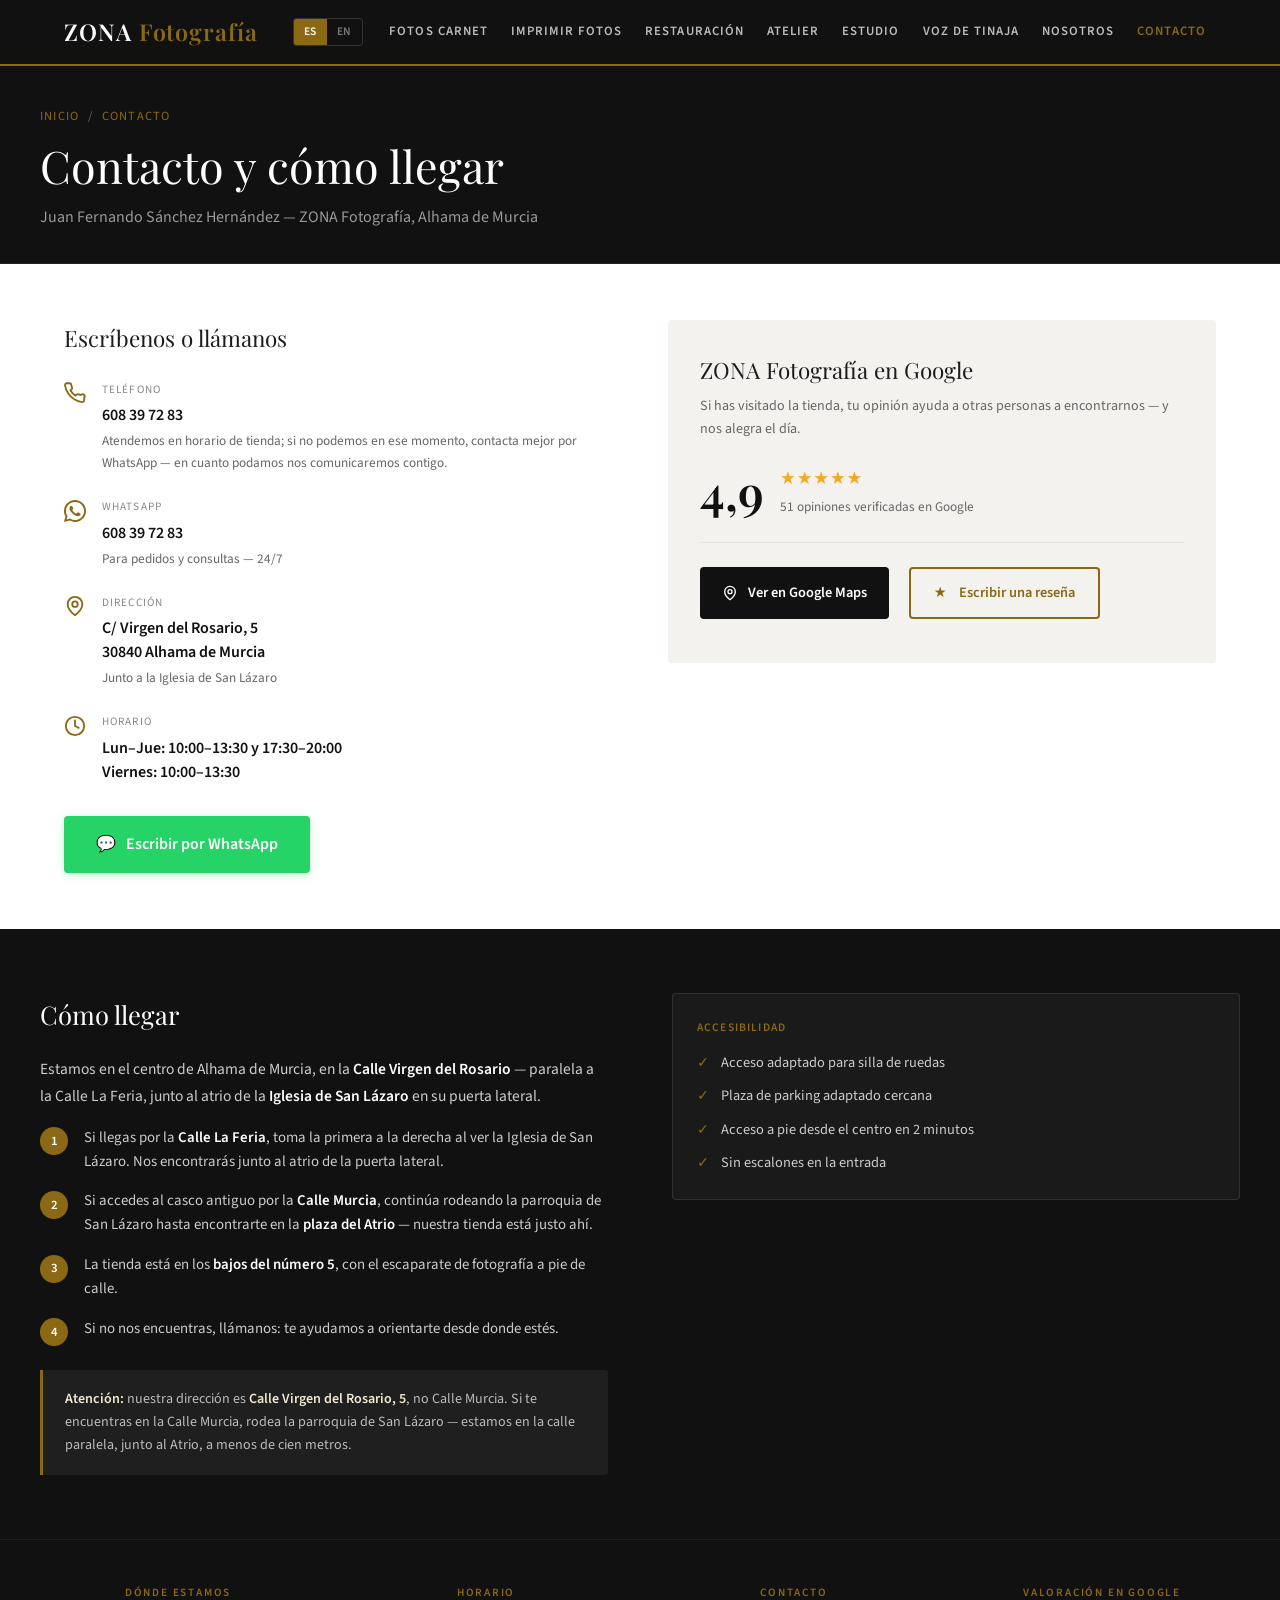
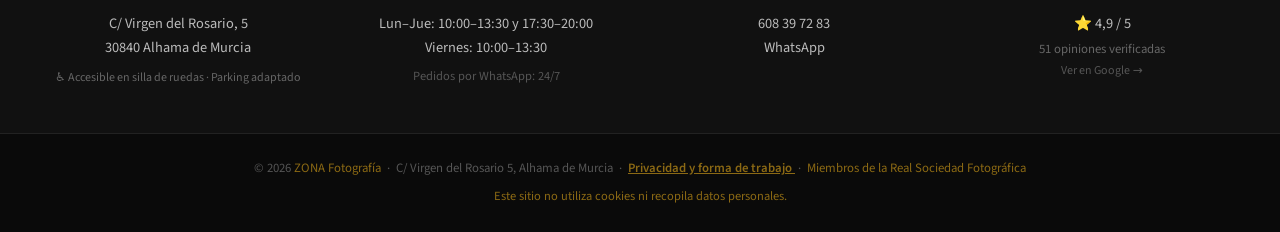
<file: contacto.html>
<!DOCTYPE html>
<html lang="es">
<head>
  <meta charset="UTF-8">
  <meta name="viewport" content="width=device-width, initial-scale=1.0">
  <title>Contacto y cómo llegar | ZONA Fotografía, Alhama de Murcia</title>
  <meta name="description" content="ZONA Fotografía en Alhama de Murcia — Calle Virgen del Rosario, 5. Junto a la Iglesia de San Lázaro. WhatsApp 608 39 72 83. Accesible en silla de ruedas.">
  <link rel="canonical" href="https://zonafotografia.com/contacto.html">

  <meta property="og:title" content="Contacto | ZONA Fotografía, Alhama de Murcia">
  <meta property="og:description" content="Calle Virgen del Rosario, 5 — junto a la Iglesia de San Lázaro. WhatsApp 608 39 72 83.">
  <meta property="og:url" content="https://zonafotografia.com/contacto.html">
  <meta property="og:type" content="website">

  <link rel="icon" href="favicon.svg" type="image/svg+xml">
  <link rel="stylesheet" href="fonts.css">

  <style>
    *, *::before, *::after { box-sizing: border-box; margin: 0; padding: 0; }

    :root {
      --negro:      #111111;
      --texto:      #1C1C1C;
      --gris-fondo: #F4F2EF;
      --gris-medio: #888888;
      --acento:     #8B6914;
      --acento-cl:  #F0E8D0;
      --blanco:     #FFFFFF;
      --max-w:      1200px;
    }

    html { scroll-behavior: smooth; }
    body { font-family: 'Source Sans 3', system-ui, sans-serif; font-weight: 400; color: var(--texto); background: var(--blanco); line-height: 1.65; }
    img  { display: block; max-width: 100%; height: auto; }
    a    { color: inherit; text-decoration: none; }

    /* ── CABECERA ── */
    header { background: var(--negro); position: sticky; top: 0; z-index: 100; border-bottom: 2px solid var(--acento); }
    .header-inner { max-width: var(--max-w); margin: 0 auto; padding: 0 1.5rem; display: flex; align-items: center; justify-content: space-between; height: 64px; gap: 1rem; }
    .logo { font-family: 'Playfair Display', Georgia, serif; font-size: 1.45rem; font-weight: 600; color: var(--blanco); letter-spacing: 0.04em; white-space: nowrap; flex-shrink: 0; }
    .logo span { color: var(--acento); }
    .header-right { display: flex; align-items: center; gap: 1rem; }
    .lang-toggle { display: flex; border: 1px solid #333; border-radius: 3px; overflow: hidden; flex-shrink: 0; }
    .lang-btn { background: transparent; border: none; color: #777; font-family: 'Source Sans 3', sans-serif; font-size: 0.72rem; font-weight: 700; letter-spacing: 0.08em; padding: 0.3rem 0.6rem; cursor: pointer; transition: all 0.2s; }
    .lang-btn.active { background: var(--acento); color: #fff; }
    .lang-btn:hover:not(.active) { background: rgba(255,255,255,0.08); color: #ccc; }
    nav { display: flex; gap: 0.15rem; flex-wrap: wrap; }
    .nav-toggle { display: none; flex-direction: column; justify-content: center; gap: 5px; width: 42px; height: 36px; padding: 0 9px; background: transparent; border: 1px solid #333; border-radius: 3px; cursor: pointer; }
    .nav-toggle span { display: block; height: 2px; width: 100%; background: #ccc; border-radius: 2px; transition: transform 0.25s, opacity 0.25s; }
    .nav-toggle[aria-expanded="true"] span:nth-child(1) { transform: translateY(7px) rotate(45deg); }
    .nav-toggle[aria-expanded="true"] span:nth-child(2) { opacity: 0; }
    .nav-toggle[aria-expanded="true"] span:nth-child(3) { transform: translateY(-7px) rotate(-45deg); }
    nav a { color: #bbbbbb; font-size: 0.80rem; font-weight: 600; text-transform: uppercase; letter-spacing: 0.08em; padding: 0.4rem 0.65rem; border-radius: 3px; transition: color 0.2s, background 0.2s; }
    nav a:hover { color: var(--blanco); background: rgba(255,255,255,0.09); }
    nav a[aria-current="page"] { color: var(--acento); }

    /* ── PAGE HEADER ── */
    .page-header { background: var(--negro); border-bottom: 1px solid #222; padding: 2.5rem 1.5rem 2rem; }
    .page-header-inner { max-width: var(--max-w); margin: 0 auto; }
    .breadcrumb { font-size: 0.78rem; color: #666; text-transform: uppercase; letter-spacing: 0.1em; margin-bottom: 0.75rem; }
    .breadcrumb a { color: #666; }
    .breadcrumb a:hover { color: #999; }
    .breadcrumb span { color: var(--acento); }
    .page-header h1 { font-family: 'Playfair Display', Georgia, serif; font-size: clamp(1.8rem, 3.5vw, 2.8rem); font-weight: 400; color: var(--blanco); line-height: 1.2; max-width: 700px; }
    .page-header .page-geo { margin-top: 0.5rem; font-family: 'Source Sans 3', system-ui, sans-serif; font-size: 0.83rem; font-weight: 700; text-transform: uppercase; letter-spacing: 0.2em; color: var(--acento); }
    .page-header .subtitulo { margin-top: 0.75rem; color: #999; font-size: 1rem; max-width: 620px; }

    /* ── SECCIÓN PRINCIPAL ── */
    .contacto-main { max-width: var(--max-w); margin: 0 auto; padding: 3.5rem 1.5rem; display: grid; grid-template-columns: 1fr 1fr; gap: 3.5rem; align-items: start; }

    /* Bloque de contacto directo */
    .contacto-directo h2 { font-family: 'Playfair Display', Georgia, serif; font-size: 1.4rem; font-weight: 400; margin-bottom: 1.5rem; }

    .dato-contacto { display: flex; gap: 1rem; align-items: flex-start; margin-bottom: 1.5rem; }
    .dato-icono { flex-shrink: 0; color: var(--acento); margin-top: 0.1rem; }
    .dato-etiqueta { font-size: 0.70rem; text-transform: uppercase; letter-spacing: 0.1em; color: var(--gris-medio); margin-bottom: 0.25rem; }
    .dato-valor { font-size: 1rem; font-weight: 600; color: var(--negro); line-height: 1.5; }
    .dato-valor a { color: var(--negro); }
    .dato-valor a:hover { color: var(--acento); }
    .dato-sub { font-size: 0.83rem; color: #666; margin-top: 0.2rem; }

    /* Botón WhatsApp */
    .btn-wa { display: inline-flex; align-items: center; gap: 0.6rem; background: #25D366; color: #fff; font-weight: 600; font-size: 1rem; padding: 0.95rem 2rem; border-radius: 4px; margin-top: 0.5rem; transition: background 0.2s, transform 0.15s; box-shadow: 0 2px 10px rgba(37,211,102,0.25); }
    .btn-wa:hover { background: #1ebe5b; transform: translateY(-2px); }

    /* Bloque Google / reseñas */
    .google-bloque { background: var(--gris-fondo); border-radius: 4px; padding: 2rem; }
    .google-bloque h2 { font-family: 'Playfair Display', Georgia, serif; font-size: 1.4rem; font-weight: 400; margin-bottom: 0.4rem; }
    .google-bloque .subtexto { font-size: 0.88rem; color: #666; margin-bottom: 1.5rem; line-height: 1.6; }

    .rating-display { display: flex; align-items: center; gap: 1rem; margin-bottom: 1.5rem; padding-bottom: 1.5rem; border-bottom: 1px solid #e8e4dc; }
    .rating-numero { font-family: 'Playfair Display', Georgia, serif; font-size: 3rem; font-weight: 600; color: var(--negro); line-height: 1; }
    .rating-info { display: flex; flex-direction: column; gap: 0.2rem; }
    .rating-estrellas { color: #f4a820; font-size: 1.1rem; letter-spacing: 0.05em; }
    .rating-count { font-size: 0.83rem; color: #666; }

    .btn-maps { display: inline-flex; align-items: center; gap: 0.6rem; background: var(--negro); color: var(--blanco); font-weight: 600; font-size: 0.90rem; padding: 0.75rem 1.4rem; border-radius: 4px; margin-right: 0.75rem; margin-bottom: 0.75rem; transition: opacity 0.2s; }
    .btn-maps:hover { opacity: 0.85; }
    .btn-resena { display: inline-flex; align-items: center; gap: 0.6rem; border: 2px solid var(--acento); color: var(--acento); font-weight: 600; font-size: 0.90rem; padding: 0.75rem 1.4rem; border-radius: 4px; margin-bottom: 0.75rem; transition: all 0.2s; }
    .btn-resena:hover { background: var(--acento); color: var(--blanco); }
    .btn-grupo { display: flex; flex-wrap: wrap; gap: 0.5rem; }

    /* ── CÓMO LLEGAR ── */
    .como-llegar { background: var(--negro); color: var(--blanco); padding: 4rem 1.5rem; }
    .cl-inner { max-width: var(--max-w); margin: 0 auto; display: grid; grid-template-columns: 1fr 1fr; gap: 4rem; align-items: start; }

    .cl-texto h2 { font-family: 'Playfair Display', Georgia, serif; font-size: 1.6rem; font-weight: 400; margin-bottom: 1.3rem; }
    .cl-texto p { font-size: 0.97rem; color: #ccc; line-height: 1.75; margin-bottom: 1rem; }

    /* Paso a paso */
    .cl-pasos { display: flex; flex-direction: column; gap: 1rem; margin-top: 1rem; }
    .cl-paso { display: flex; gap: 1rem; align-items: flex-start; }
    .cl-paso-num { flex-shrink: 0; width: 28px; height: 28px; background: var(--acento); color: var(--blanco); border-radius: 50%; display: flex; align-items: center; justify-content: center; font-size: 0.80rem; font-weight: 700; margin-top: 0.1rem; }
    .cl-paso p { font-size: 0.93rem; color: #ccc; line-height: 1.6; margin: 0; }

    /* Nota de ubicación */
    .cl-nota { background: rgba(255,255,255,0.06); border-left: 3px solid var(--acento); padding: 1.1rem 1.4rem; margin-top: 1.5rem; border-radius: 0 3px 3px 0; }
    .cl-nota p { font-size: 0.88rem; color: #bbb; margin: 0; line-height: 1.65; }
    .cl-nota strong { color: var(--acento-cl); }

    /* Accesibilidad */
    .cl-accesibilidad { background: rgba(255,255,255,0.04); border: 1px solid rgba(255,255,255,0.1); padding: 1.5rem; border-radius: 4px; }
    .cl-accesibilidad h3 { font-size: 0.72rem; text-transform: uppercase; letter-spacing: 0.1em; color: var(--acento); margin-bottom: 0.9rem; font-weight: 700; }
    .cl-acc-items { display: flex; flex-direction: column; gap: 0.6rem; }
    .cl-acc-item { display: flex; gap: 0.75rem; align-items: center; font-size: 0.90rem; color: #ccc; }
    .cl-acc-item::before { content: '✓'; color: var(--acento); font-weight: 700; flex-shrink: 0; }

    /* ── BARRA DE DATOS ── */
    .barra-datos { background: var(--negro); color: #bbbbbb; padding: 2.75rem 1.5rem; border-top: 1px solid #1e1e1e; }
    .barra-datos-inner { max-width: var(--max-w); margin: 0 auto; display: grid; grid-template-columns: repeat(auto-fit, minmax(190px, 1fr)); gap: 2rem; text-align: center; }
    .dato h4 { font-size: 0.70rem; text-transform: uppercase; letter-spacing: 0.16em; color: var(--acento); margin-bottom: 0.6rem; font-weight: 600; }
    .dato p  { font-size: 0.90rem; line-height: 1.65; }
    .dato a  { color: #bbbbbb; transition: color 0.2s; }
    .dato a:hover { color: var(--blanco); }
    .badge-accesible { display: inline-block; margin-top: 0.5rem; font-size: 0.75rem; color: #666; }

    /* ── FOOTER ── */
    footer { background: #0a0a0a; border-top: 1px solid #222; text-align: center; padding: 1.5rem; font-size: 0.80rem; color: #555; }
    footer span { color: var(--acento); }
    footer a { color: #555; }
    footer a:hover { color: var(--acento); }

    /* ── RESPONSIVE ── */
    @media (max-width: 1180px) and (min-width: 1025px) {
      .logo { font-size: 1.25rem; }
      nav a { font-size: 0.72rem; letter-spacing: 0.04em; padding: 0.4rem 0.4rem; }
    }

    @media (max-width: 1024px) {
      .header-inner { height: 64px; padding: 0 1rem; }
      .header-right { gap: 0.6rem; }
      .nav-toggle { display: flex; }
      nav {
        display: none;
        position: absolute;
        top: 64px;
        left: 0;
        right: 0;
        flex-direction: column;
        gap: 0.15rem;
        background: var(--negro);
        border-bottom: 2px solid var(--acento);
        padding: 0.5rem 1rem 1rem;
        box-shadow: 0 8px 16px rgba(0,0,0,0.25);
      }
      nav.abierto { display: flex; }
      nav a { padding: 0.75rem 0.65rem; font-size: 0.95rem; border-radius: 4px; }
      .contacto-main { grid-template-columns: 1fr; gap: 2.5rem; }
      .cl-inner { grid-template-columns: 1fr; gap: 2.5rem; }
    }
  </style>

  <!-- Schema JSON-LD -->
  <script type="application/ld+json">
  {
    "@context": "https://schema.org",
    "@type": "PhotographyBusiness",
    "name": "ZONA Fotografía",
    "address": {
      "@type": "PostalAddress",
      "streetAddress": "C/ Virgen del Rosario, 5, Bajos 1 y 2",
      "addressLocality": "Alhama de Murcia",
      "addressRegion": "Murcia",
      "postalCode": "30840",
      "addressCountry": "ES"
    },
    "geo": {
      "@type": "GeoCoordinates",
      "latitude": "37.8491",
      "longitude": "-1.4256"
    },
    "telephone": "+34608397283",
    "url": "https://zonafotografia.com/contacto.html",
    "openingHours": ["Mo-Th 10:00-13:30,17:30-20:00", "Fr 10:00-13:30"],
    "contactPoint": {
      "@type": "ContactPoint",
      "telephone": "+34608397283",
      "contactType": "customer service",
      "availableLanguage": ["Spanish", "English"]
    },
    "founder": {
      "@type": "Person",
      "name": "Juan Fernando Sánchez Hernández"
    }
  }
  </script>
</head>
<body>

  <!-- CABECERA ================================================= -->
  <header>
    <div class="header-inner">
      <a href="index.html" class="logo" aria-label="ZONA Fotografía — Inicio">
        ZONA <span>Fotografía</span>
      </a>
      <div class="header-right">
        <div class="lang-toggle" role="group" aria-label="Idioma / Language">
          <button class="lang-btn active" id="btn-es" onclick="setLang('es')" aria-pressed="true">ES</button>
          <button class="lang-btn"        id="btn-en" onclick="setLang('en')" aria-pressed="false">EN</button>
        </div>
        <button class="nav-toggle" id="nav-toggle" aria-label="Abrir menú" aria-expanded="false" aria-controls="nav-principal" onclick="toggleNav()">
          <span></span><span></span><span></span>
        </button>
        <nav id="nav-principal" aria-label="Navegación principal">
          <a href="fotos-carnet.html">
            <span data-lang="es">Fotos Carnet</span>
            <span data-lang="en" hidden>ID Photos</span>
          </a>
          <a href="imprimir-fotos.html">
            <span data-lang="es">Imprimir Fotos</span>
            <span data-lang="en" hidden>Print Photos</span>
          </a>
          <a href="restauracion-fotos.html">
            <span data-lang="es">Restauración</span>
            <span data-lang="en" hidden>Restoration</span>
          </a>
          <a href="atelier.html">Atelier</a>
          <a href="estudio.html">
            <span data-lang="es">Estudio</span>
            <span data-lang="en" hidden>Studio</span>
          </a>
          <a href="voz-de-tinaja.html">Voz de Tinaja</a>
          <a href="nosotros.html">
            <span data-lang="es">Nosotros</span>
            <span data-lang="en" hidden>About Us</span>
          </a>
          <a href="contacto.html" aria-current="page">
            <span data-lang="es">Contacto</span>
            <span data-lang="en" hidden>Contact</span>
          </a>
        </nav>
      </div>
    </div>
  </header>

  <!-- PAGE HEADER ============================================== -->
  <div class="page-header">
    <div class="page-header-inner">
      <p class="breadcrumb">
        <a href="index.html"><span data-lang="es">Inicio</span><span data-lang="en" hidden>Home</span></a>
        &nbsp;/&nbsp;
        <span><span data-lang="es">Contacto</span><span data-lang="en" hidden>Contact</span></span>
      </p>
      <h1>
        <span data-lang="es">Contacto y cómo llegar</span>
        <span data-lang="en" hidden>Contact &amp; how to find us</span>
      </h1>
      <p class="subtitulo">
        <span data-lang="es">Juan Fernando Sánchez Hernández — ZONA Fotografía, Alhama de Murcia</span>
        <span data-lang="en" hidden>Juan Fernando Sánchez Hernández — ZONA Fotografía, Alhama de Murcia</span>
      </p>
    </div>
  </div>

  <main>

    <!-- CONTACTO PRINCIPAL ==================================== -->
    <div class="contacto-main">

      <!-- DATOS DE CONTACTO ---------------------------------- -->
      <div class="contacto-directo">
        <h2>
          <span data-lang="es">Escríbenos o llámanos</span>
          <span data-lang="en" hidden>Write to us or call</span>
        </h2>

        <div class="dato-contacto">
          <div class="dato-icono" aria-hidden="true">
            <svg xmlns="http://www.w3.org/2000/svg" width="22" height="22" viewBox="0 0 24 24" fill="none" stroke="currentColor" stroke-width="2" stroke-linecap="round" stroke-linejoin="round"><path d="M22 16.92v3a2 2 0 0 1-2.18 2 19.79 19.79 0 0 1-8.63-3.07A19.5 19.5 0 0 1 4.5 12.18 19.79 19.79 0 0 1 1.08 3.5 2 2 0 0 1 3 1.34h3a2 2 0 0 1 2 1.72c.127.96.361 1.903.7 2.81a2 2 0 0 1-.45 2.11L7.09 9.23a16 16 0 0 0 5.68 5.68l1.06-1.06a2 2 0 0 1 2.11-.45c.907.339 1.85.573 2.81.7A2 2 0 0 1 22 16.92z"/></svg>
          </div>
          <div>
            <div class="dato-etiqueta"><span data-lang="es">Teléfono</span><span data-lang="en" hidden>Phone</span></div>
            <div class="dato-valor"><a href="tel:+34608397283">608 39 72 83</a></div>
            <div class="dato-sub"><span data-lang="es">Atendemos en horario de tienda; si no podemos en ese momento, contacta mejor por WhatsApp — en cuanto podamos nos comunicaremos contigo.</span><span data-lang="en" hidden>We answer during shop hours — if we can't pick up, message us on WhatsApp and we'll get back to you as soon as we can.</span></div>
          </div>
        </div>

        <div class="dato-contacto">
          <div class="dato-icono" aria-hidden="true">
            <svg xmlns="http://www.w3.org/2000/svg" width="22" height="22" viewBox="0 0 24 24" fill="currentColor"><path d="M17.472 14.382c-.297-.149-1.758-.867-2.03-.967-.273-.099-.471-.148-.67.15-.197.297-.767.966-.94 1.164-.173.199-.347.223-.644.075-.297-.15-1.255-.463-2.39-1.475-.883-.788-1.48-1.761-1.653-2.059-.173-.297-.018-.458.13-.606.134-.133.298-.347.446-.52.149-.174.198-.298.298-.497.099-.198.05-.371-.025-.52-.075-.149-.669-1.612-.916-2.207-.242-.579-.487-.5-.669-.51-.173-.008-.371-.01-.57-.01-.198 0-.52.074-.792.372-.272.297-1.04 1.016-1.04 2.479 0 1.462 1.065 2.875 1.213 3.074.149.198 2.096 3.2 5.077 4.487.709.306 1.262.489 1.694.625.712.227 1.36.195 1.871.118.571-.085 1.758-.719 2.006-1.413.248-.694.248-1.289.173-1.413-.074-.124-.272-.198-.57-.347z"/><path d="M12 0C5.373 0 0 5.373 0 12c0 2.127.556 4.122 1.528 5.855L0 24l6.335-1.507A11.945 11.945 0 0 0 12 24c6.627 0 12-5.373 12-12S18.627 0 12 0zm0 21.894a9.887 9.887 0 0 1-5.031-1.372l-.361-.214-3.741.981.998-3.648-.235-.374A9.869 9.869 0 0 1 2.106 12C2.106 6.56 6.56 2.106 12 2.106c5.441 0 9.894 4.454 9.894 9.894 0 5.441-4.453 9.894-9.894 9.894z"/></svg>
          </div>
          <div>
            <div class="dato-etiqueta">WhatsApp</div>
            <div class="dato-valor"><a href="https://wa.me/34608397283">608 39 72 83</a></div>
            <div class="dato-sub"><span data-lang="es">Para pedidos y consultas — 24/7</span><span data-lang="en" hidden>For orders and enquiries — 24/7</span></div>
          </div>
        </div>

        <div class="dato-contacto">
          <div class="dato-icono" aria-hidden="true">
            <svg xmlns="http://www.w3.org/2000/svg" width="22" height="22" viewBox="0 0 24 24" fill="none" stroke="currentColor" stroke-width="2" stroke-linecap="round" stroke-linejoin="round"><path d="M20 10c0 6-8 12-8 12s-8-6-8-12a8 8 0 0 1 16 0Z"/><circle cx="12" cy="10" r="3"/></svg>
          </div>
          <div>
            <div class="dato-etiqueta"><span data-lang="es">Dirección</span><span data-lang="en" hidden>Address</span></div>
            <div class="dato-valor">C/ Virgen del Rosario, 5<br>30840 Alhama de Murcia</div>
            <div class="dato-sub"><span data-lang="es">Junto a la Iglesia de San Lázaro</span><span data-lang="en" hidden>Next to the Church of San Lázaro</span></div>
          </div>
        </div>

        <div class="dato-contacto">
          <div class="dato-icono" aria-hidden="true">
            <svg xmlns="http://www.w3.org/2000/svg" width="22" height="22" viewBox="0 0 24 24" fill="none" stroke="currentColor" stroke-width="2" stroke-linecap="round" stroke-linejoin="round"><circle cx="12" cy="12" r="10"/><polyline points="12 6 12 12 16 14"/></svg>
          </div>
          <div>
            <div class="dato-etiqueta"><span data-lang="es">Horario</span><span data-lang="en" hidden>Hours</span></div>
            <div class="dato-valor">
              <span data-lang="es">Lun–Jue: 10:00–13:30 y 17:30–20:00<br>Viernes: 10:00–13:30</span>
              <span data-lang="en" hidden>Mon–Thu: 10:00–13:30 &amp; 17:30–20:00<br>Friday: 10:00–13:30</span>
            </div>
          </div>
        </div>

        <a href="https://wa.me/34608397283"
           class="btn-wa"
           target="_blank"
           rel="noopener noreferrer"
           aria-label="Abrir conversación de WhatsApp con ZONA Fotografía">
          &#128172;
          <span data-lang="es">Escribir por WhatsApp</span>
          <span data-lang="en" hidden>Message on WhatsApp</span>
        </a>
      </div>

      <!-- GOOGLE / RESEÑAS ----------------------------------- -->
      <div class="google-bloque" role="complementary" aria-label="Valoraciones en Google">
        <h2>
          <span data-lang="es">ZONA Fotografía en Google</span>
          <span data-lang="en" hidden>ZONA Fotografía on Google</span>
        </h2>
        <p class="subtexto">
          <span data-lang="es">Si has visitado la tienda, tu opinión ayuda a otras personas a encontrarnos — y nos alegra el día.</span>
          <span data-lang="en" hidden>If you've visited the shop, your review helps others find us — and it genuinely makes our day.</span>
        </p>

        <!-- Actualizar ratingValue y reviewCount cuando cambien en Google My Business -->
        <div class="rating-display">
          <div class="rating-numero">4,9</div>
          <div class="rating-info">
            <div class="rating-estrellas" aria-label="4,9 sobre 5 estrellas">★★★★★</div>
            <div class="rating-count">
              <span data-lang="es">51 opiniones verificadas en Google</span>
              <span data-lang="en" hidden>51 verified Google reviews</span>
            </div>
          </div>
        </div>

        <div class="btn-grupo">
          <a href="https://www.google.com/maps/search/ZONA+Fotografía+Alhama+de+Murcia"
             class="btn-maps"
             target="_blank"
             rel="noopener noreferrer"
             aria-label="Ver ZONA Fotografía en Google Maps">
            <svg xmlns="http://www.w3.org/2000/svg" width="16" height="16" viewBox="0 0 24 24" fill="none" stroke="currentColor" stroke-width="2" stroke-linecap="round" stroke-linejoin="round" aria-hidden="true"><path d="M20 10c0 6-8 12-8 12s-8-6-8-12a8 8 0 0 1 16 0Z"/><circle cx="12" cy="10" r="3"/></svg>
            <span data-lang="es">Ver en Google Maps</span>
            <span data-lang="en" hidden>Open in Google Maps</span>
          </a>

          <a href="https://g.page/r/CdvcvRGMG5_REAE/review"
             class="btn-resena"
             target="_blank"
             rel="noopener noreferrer"
             aria-label="Escribir una reseña de ZONA Fotografía en Google">
            ★&nbsp;
            <span data-lang="es">Escribir una reseña</span>
            <span data-lang="en" hidden>Write a review</span>
          </a>
        </div>
      </div>

    </div>

    <!-- CÓMO LLEGAR =========================================== -->
    <section class="como-llegar" aria-labelledby="tit-llegar">
      <div class="cl-inner">

        <div class="cl-texto">
          <h2 id="tit-llegar">
            <span data-lang="es">Cómo llegar</span>
            <span data-lang="en" hidden>How to find us</span>
          </h2>
          <p>
            <span data-lang="es">Estamos en el centro de Alhama de Murcia, en la <strong style="color:#fff">Calle Virgen del Rosario</strong> — paralela a la Calle La Feria, junto al atrio de la <strong style="color:#fff">Iglesia de San Lázaro</strong> en su puerta lateral.</span>
            <span data-lang="en" hidden>We are in the centre of Alhama de Murcia, on <strong style="color:#fff">Calle Virgen del Rosario</strong> — parallel to Calle La Feria, by the atrium of the <strong style="color:#fff">Church of San Lázaro</strong> at its side entrance.</span>
          </p>

          <div class="cl-pasos">
            <div class="cl-paso">
              <div class="cl-paso-num">1</div>
              <p><span data-lang="es">Si llegas por la <strong style="color:#fff">Calle La Feria</strong>, toma la primera a la derecha al ver la Iglesia de San Lázaro. Nos encontrarás junto al atrio de la puerta lateral.</span><span data-lang="en" hidden>Coming from <strong style="color:#fff">Calle La Feria</strong>, take the first right when you see the Church of San Lázaro. We are next to the atrium at the side entrance.</span></p>
            </div>
            <div class="cl-paso">
              <div class="cl-paso-num">2</div>
              <p><span data-lang="es">Si accedes al casco antiguo por la <strong style="color:#fff">Calle Murcia</strong>, continúa rodeando la parroquia de San Lázaro hasta encontrarte en la <strong style="color:#fff">plaza del Atrio</strong> — nuestra tienda está justo ahí.</span><span data-lang="en" hidden>If you enter the old town via <strong style="color:#fff">Calle Murcia</strong>, continue around the Church of San Lázaro until you reach the <strong style="color:#fff">Atrio square</strong> — our shop is right there.</span></p>
            </div>
            <div class="cl-paso">
              <div class="cl-paso-num">3</div>
              <p><span data-lang="es">La tienda está en los <strong style="color:#fff">bajos del número 5</strong>, con el escaparate de fotografía a pie de calle.</span><span data-lang="en" hidden>The shop is on the <strong style="color:#fff">ground floor of number 5</strong>, with the photography display at street level.</span></p>
            </div>
            <div class="cl-paso">
              <div class="cl-paso-num">4</div>
              <p><span data-lang="es">Si no nos encuentras, llámanos: te ayudamos a orientarte desde donde estés.</span><span data-lang="en" hidden>If you can't find us, give us a call — we'll help you from wherever you are.</span></p>
            </div>
          </div>

          <!-- Nota de ubicación — ayuda a clientes confundidos sin nombrar al comercio vecino -->
          <div class="cl-nota">
            <p>
              <span data-lang="es"><strong>Atención:</strong> nuestra dirección es <strong>Calle Virgen del Rosario, 5</strong>, no Calle Murcia. Si te encuentras en la Calle Murcia, rodea la parroquia de San Lázaro — estamos en la calle paralela, junto al Atrio, a menos de cien metros.</span>
              <span data-lang="en" hidden><strong>Note:</strong> our address is <strong>Calle Virgen del Rosario, 5</strong>, not Calle Murcia. If you find yourself on Calle Murcia, go around the Church of San Lázaro — we are on the parallel street, by the Atrio, less than a hundred metres away.</span>
            </p>
          </div>
        </div>

        <div>
          <!-- Accesibilidad -->
          <div class="cl-accesibilidad">
            <h3>
              <span data-lang="es">Accesibilidad</span>
              <span data-lang="en" hidden>Accessibility</span>
            </h3>
            <div class="cl-acc-items">
              <div class="cl-acc-item">
                <span data-lang="es">Acceso adaptado para silla de ruedas</span>
                <span data-lang="en" hidden>Wheelchair-accessible entrance</span>
              </div>
              <div class="cl-acc-item">
                <span data-lang="es">Plaza de parking adaptado cercana</span>
                <span data-lang="en" hidden>Adapted parking space nearby</span>
              </div>
              <div class="cl-acc-item">
                <span data-lang="es">Acceso a pie desde el centro en 2 minutos</span>
                <span data-lang="en" hidden>2-minute walk from the town centre</span>
              </div>
              <div class="cl-acc-item">
                <span data-lang="es">Sin escalones en la entrada</span>
                <span data-lang="en" hidden>Step-free entrance</span>
              </div>
            </div>
          </div>
        </div>

      </div>
    </section>

  </main>

  <!-- BARRA DE DATOS =========================================== -->
  <aside class="barra-datos" aria-label="Información de contacto y horario">
    <div class="barra-datos-inner">

      <div class="dato">
        <h4><span data-lang="es">Dónde estamos</span><span data-lang="en" hidden>Where we are</span></h4>
        <p>C/ Virgen del Rosario, 5<br>30840 Alhama de Murcia</p>
        <span class="badge-accesible">
          <span data-lang="es">&#9855; Accesible en silla de ruedas &middot; Parking adaptado</span>
          <span data-lang="en" hidden>&#9855; Wheelchair accessible &middot; Adapted parking</span>
        </span>
      </div>

      <div class="dato">
        <h4><span data-lang="es">Horario</span><span data-lang="en" hidden>Opening hours</span></h4>
        <p>
          <span data-lang="es">Lun–Jue: 10:00–13:30 y 17:30–20:00<br>Viernes: 10:00–13:30</span>
          <span data-lang="en" hidden>Mon–Thu: 10:00–13:30 &amp; 17:30–20:00<br>Friday: 10:00–13:30</span>
        </p>
        <p style="margin-top:0.4rem; font-size:0.78rem; color:#555">
          <span data-lang="es">Pedidos por WhatsApp: 24/7</span>
          <span data-lang="en" hidden>WhatsApp orders: 24/7</span>
        </p>
      </div>

      <div class="dato">
        <h4><span data-lang="es">Contacto</span><span data-lang="en" hidden>Contact</span></h4>
        <p>
          <a href="tel:+34608397283">608 39 72 83</a><br>
          <a href="https://wa.me/34608397283" target="_blank" rel="noopener">WhatsApp</a>
        </p>
      </div>

      <div class="dato">
        <h4><span data-lang="es">Valoración en Google</span><span data-lang="en" hidden>Google rating</span></h4>
        <!-- Actualizar ratingValue y reviewCount cuando cambien en Google My Business -->
        <a href="https://www.google.com/maps/search/ZONA+Fotografía+Alhama+de+Murcia"
           target="_blank" rel="noopener noreferrer" style="color:#bbbbbb">
          <p>&#11088; 4,9 / 5</p>
          <p style="font-size:0.80rem; color:#666; margin-top:0.2rem">
            <span data-lang="es">51 opiniones verificadas<br><span style="font-size:0.75rem; color:#555">Ver en Google →</span></span>
            <span data-lang="en" hidden>51 verified reviews<br><span style="font-size:0.75rem; color:#555">See on Google →</span></span>
          </p>
        </a>
      </div>

    </div>
  </aside>

  <!-- FOOTER =================================================== -->
  <footer>
    <p>
      &copy; 2026 <span>ZONA Fotografía</span>
      &nbsp;&middot;&nbsp; C/ Virgen del Rosario 5, Alhama de Murcia
      &nbsp;&middot;&nbsp;
      <a href="privacidad.html" style="color:var(--acento);font-weight:600;text-decoration:underline">
        <span data-lang="es">Privacidad y forma de trabajo</span>
        <span data-lang="en" hidden>Privacy &amp; how we work</span>
      </a>
      &nbsp;&middot;&nbsp;
      <span data-lang="es">Miembros de la Real Sociedad Fotográfica</span>
      <span data-lang="en" hidden>Members of the Royal Photographic Society of Spain</span>
      <br>
      <span style="display:inline-block;margin-top:0.45rem;font-size:0.78rem;color:#666"><span data-lang="es">Este sitio no utiliza cookies ni recopila datos personales.</span><span data-lang="en" hidden>This site uses no cookies and collects no personal data.</span></span>
    </p>
  </footer>

  <!-- SCRIPT DE IDIOMA ========================================= -->
  <script>
    function toggleNav() {
      var nav = document.getElementById('nav-principal');
      var btn = document.getElementById('nav-toggle');
      var abierto = nav.classList.toggle('abierto');
      btn.setAttribute('aria-expanded', abierto ? 'true' : 'false');
      btn.setAttribute('aria-label', abierto ? 'Cerrar menú' : 'Abrir menú');
    }
    function setLang(lang) {
      document.querySelectorAll('[data-lang]').forEach(function(el) {
        el.hidden = (el.dataset.lang !== lang);
      });
      document.getElementById('btn-es').classList.toggle('active', lang === 'es');
      document.getElementById('btn-en').classList.toggle('active', lang === 'en');
      document.getElementById('btn-es').setAttribute('aria-pressed', lang === 'es');
      document.getElementById('btn-en').setAttribute('aria-pressed', lang === 'en');
      document.documentElement.lang = lang;
      localStorage.setItem('zona-lang', lang);
    }

    (function() {
      var saved = localStorage.getItem('zona-lang');
      if (saved && saved !== 'es') setLang(saved);
    })();
  </script>

</body>
</html>
</file>
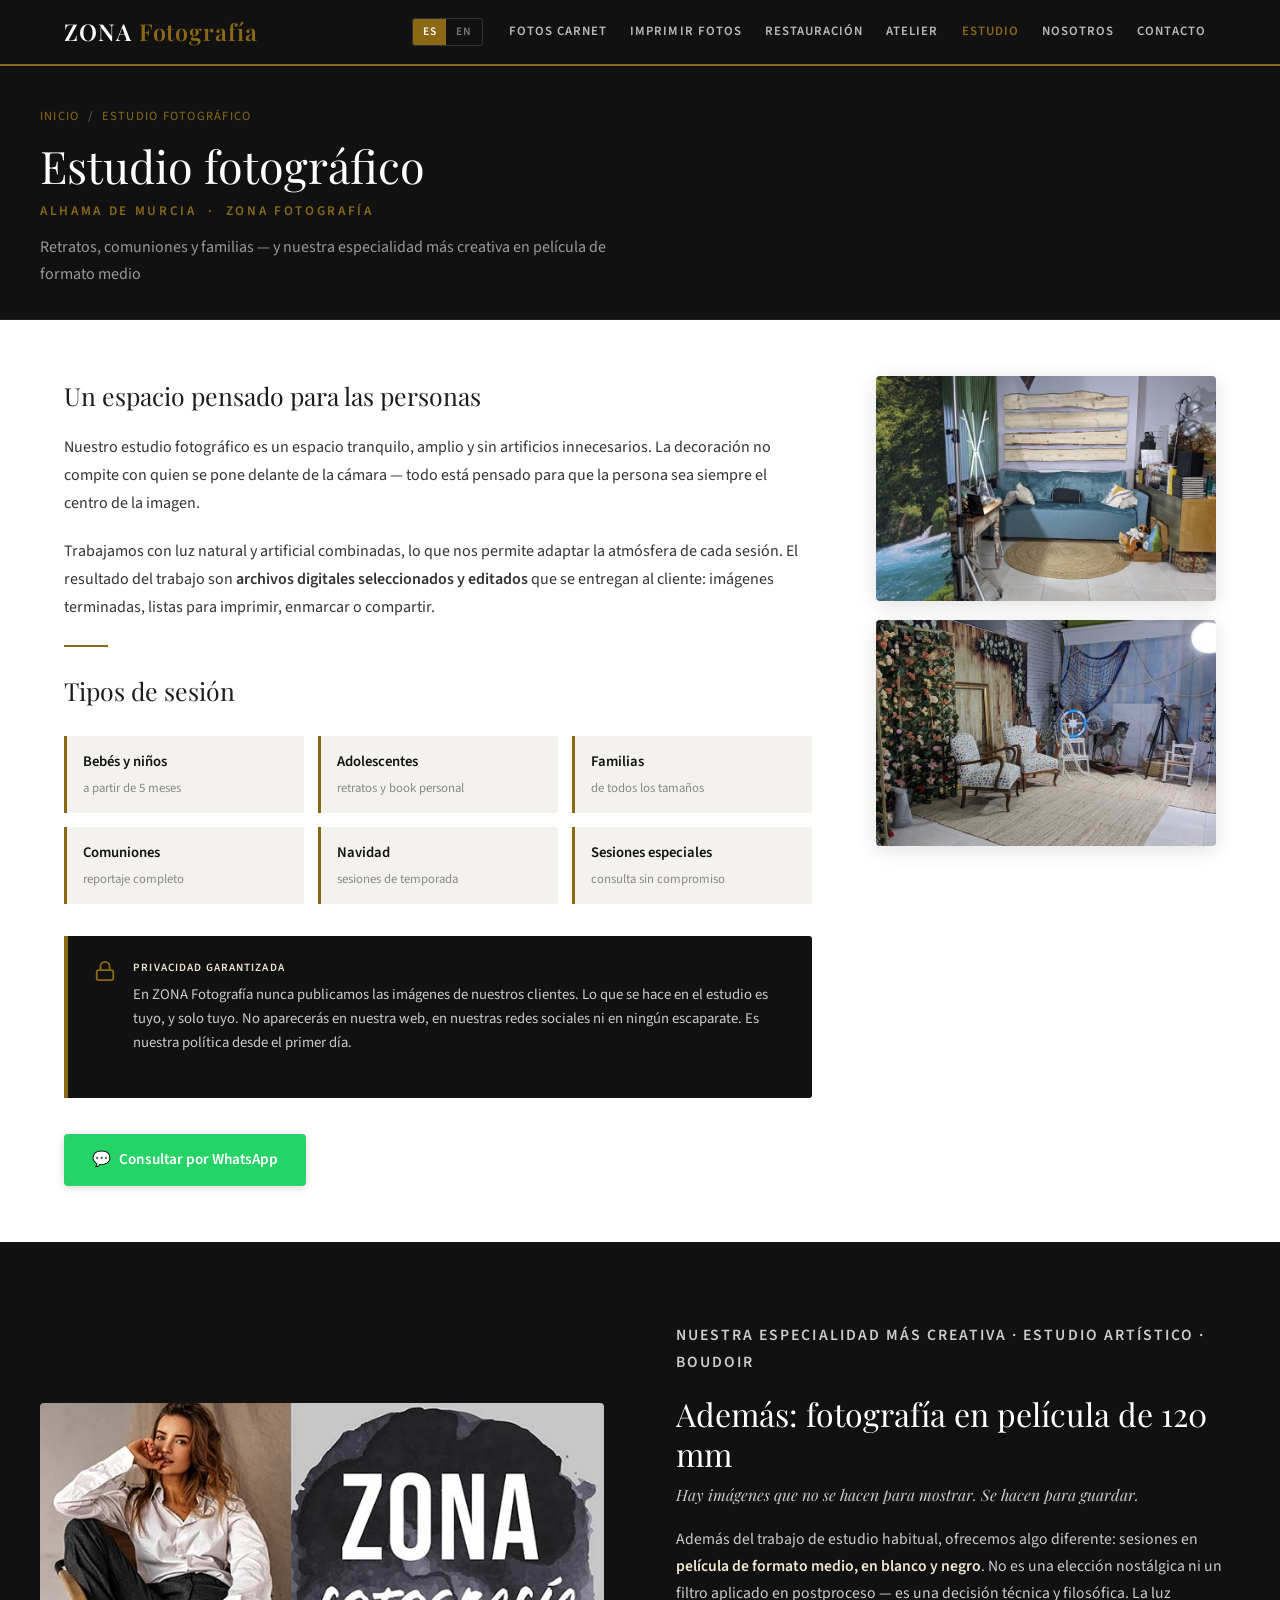
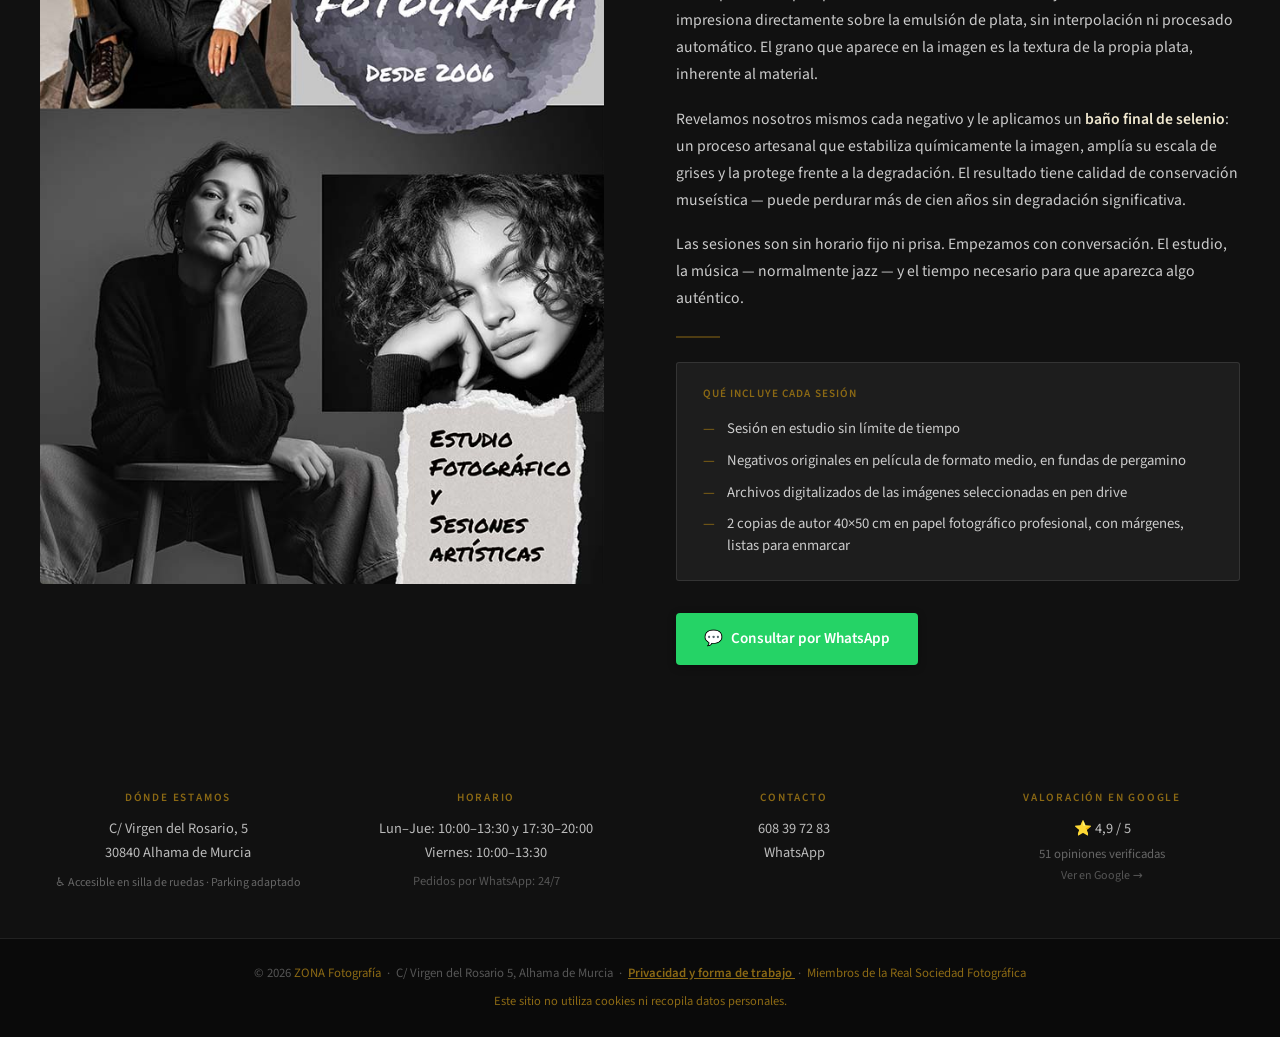
<file: estudio.html>
<!DOCTYPE html>
<html lang="es">
<head>
  <meta charset="UTF-8">
  <meta name="viewport" content="width=device-width, initial-scale=1.0">
  <title>Estudio Fotográfico | Retratos, comuniones y sesiones artísticas en Alhama de Murcia</title>
  <meta name="description" content="Sesiones de retrato en estudio para niños, familias y comuniones en Alhama de Murcia. Fotografía artística en película de 120 mm, revelado artesanal.">
  <link rel="canonical" href="https://zonafotografia.com/estudio.html">

  <meta property="og:title" content="Estudio Fotográfico ZONA | Retratos y fotografía artística en Alhama de Murcia">
  <meta property="og:description" content="Sesiones para niños, familias y comuniones. Fotografía artística boudoir en película de 120 mm con revelado artesanal y baño de selenio. ZONA Fotografía, Alhama de Murcia.">
  <meta property="og:url" content="https://zonafotografia.com/estudio.html">
  <meta property="og:type" content="website">
  <meta property="og:image" content="https://zonafotografia.com/Fotos html/Estudio.jpg">

  <link rel="icon" href="favicon.svg" type="image/svg+xml">
  <link rel="stylesheet" href="fonts.css">

  <style>
    /* ============================================================
       VARIABLES Y RESET
    ============================================================ */
    *, *::before, *::after { box-sizing: border-box; margin: 0; padding: 0; }

    :root {
      --negro:      #111111;
      --texto:      #1C1C1C;
      --gris-fondo: #F4F2EF;
      --gris-medio: #888888;
      --acento:     #8B6914;
      --acento-cl:  #F0E8D0;
      --blanco:     #FFFFFF;
      --max-w:      1200px;
    }

    html { scroll-behavior: smooth; }

    body {
      font-family: 'Source Sans 3', system-ui, sans-serif;
      font-weight: 400;
      color: var(--texto);
      background: var(--blanco);
      line-height: 1.65;
    }

    img { display: block; max-width: 100%; height: auto; }
    a   { color: inherit; text-decoration: none; }

    /* ============================================================
       CABECERA
    ============================================================ */
    header {
      background: var(--negro);
      position: sticky;
      top: 0;
      z-index: 100;
      border-bottom: 2px solid var(--acento);
    }

    .header-inner {
      max-width: var(--max-w);
      margin: 0 auto;
      padding: 0 1.5rem;
      display: flex;
      align-items: center;
      justify-content: space-between;
      height: 64px;
      gap: 1rem;
    }

    .logo {
      font-family: 'Playfair Display', Georgia, serif;
      font-size: 1.45rem;
      font-weight: 600;
      color: var(--blanco);
      letter-spacing: 0.04em;
      white-space: nowrap;
      flex-shrink: 0;
    }
    .logo span { color: var(--acento); }

    .header-right { display: flex; align-items: center; gap: 1rem; }

    .lang-toggle {
      display: flex;
      border: 1px solid #333;
      border-radius: 3px;
      overflow: hidden;
      flex-shrink: 0;
    }

    .lang-btn {
      background: transparent;
      border: none;
      color: #777;
      font-family: 'Source Sans 3', sans-serif;
      font-size: 0.72rem;
      font-weight: 700;
      letter-spacing: 0.08em;
      padding: 0.3rem 0.6rem;
      cursor: pointer;
      transition: all 0.2s;
    }
    .lang-btn.active { background: var(--acento); color: #fff; }
    .lang-btn:hover:not(.active) { background: rgba(255,255,255,0.08); color: #ccc; }

    nav { display: flex; gap: 0.15rem; flex-wrap: wrap; }
    .nav-toggle { display: none; flex-direction: column; justify-content: center; gap: 5px; width: 42px; height: 36px; padding: 0 9px; background: transparent; border: 1px solid #333; border-radius: 3px; cursor: pointer; }
    .nav-toggle span { display: block; height: 2px; width: 100%; background: #ccc; border-radius: 2px; transition: transform 0.25s, opacity 0.25s; }
    .nav-toggle[aria-expanded="true"] span:nth-child(1) { transform: translateY(7px) rotate(45deg); }
    .nav-toggle[aria-expanded="true"] span:nth-child(2) { opacity: 0; }
    .nav-toggle[aria-expanded="true"] span:nth-child(3) { transform: translateY(-7px) rotate(-45deg); }

    nav a {
      color: #bbbbbb;
      font-size: 0.80rem;
      font-weight: 600;
      text-transform: uppercase;
      letter-spacing: 0.08em;
      padding: 0.4rem 0.65rem;
      border-radius: 3px;
      transition: color 0.2s, background 0.2s;
    }
    nav a:hover { color: var(--blanco); background: rgba(255,255,255,0.09); }
    nav a[aria-current="page"] { color: var(--acento); }

    /* ============================================================
       CABECERA DE PÁGINA
    ============================================================ */
    .page-header {
      background: var(--negro);
      border-bottom: 1px solid #222;
      padding: 2.5rem 1.5rem 2rem;
    }

    .page-header-inner { max-width: var(--max-w); margin: 0 auto; }

    .breadcrumb {
      font-size: 0.78rem;
      color: #666;
      text-transform: uppercase;
      letter-spacing: 0.1em;
      margin-bottom: 0.75rem;
    }
    .breadcrumb a { color: #666; transition: color 0.2s; }
    .breadcrumb a:hover { color: #999; }
    .breadcrumb span { color: var(--acento); }

    .page-header h1 {
      font-family: 'Playfair Display', Georgia, serif;
      font-size: clamp(1.8rem, 3.5vw, 2.8rem);
      font-weight: 400;
      color: var(--blanco);
      line-height: 1.2;
      max-width: 700px;
    }

    .page-header .page-geo {
      margin-top: 0.5rem;
      font-family: 'Source Sans 3', system-ui, sans-serif;
      font-size: 0.83rem;
      font-weight: 700;
      text-transform: uppercase;
      letter-spacing: 0.2em;
      color: var(--acento);
    }

    .page-header .subtitulo {
      margin-top: 0.75rem;
      color: #999;
      font-size: 1rem;
      max-width: 620px;
    }

    /* ============================================================
       SECCIÓN: ESTUDIO FORMAL
    ============================================================ */
    .contenido {
      max-width: var(--max-w);
      margin: 0 auto;
      padding: 3.5rem 1.5rem;
      display: grid;
      grid-template-columns: 1fr 340px;
      gap: 4rem;
      align-items: start;
    }

    .texto-principal h2 {
      font-family: 'Playfair Display', Georgia, serif;
      font-size: 1.55rem;
      font-weight: 400;
      margin-bottom: 1rem;
    }

    .texto-principal p {
      font-size: 1rem;
      line-height: 1.75;
      color: #333;
      margin-bottom: 1.25rem;
    }

    .separador {
      width: 44px;
      height: 2px;
      background: var(--acento);
      margin: 1.5rem 0;
    }

    /* Grid de tipos de sesión */
    .sesiones-grid {
      display: grid;
      grid-template-columns: repeat(3, 1fr);
      gap: 0.85rem;
      margin: 1.5rem 0 2rem;
    }

    .sesion-item {
      background: var(--gris-fondo);
      border-left: 3px solid var(--acento);
      padding: 0.9rem 1rem;
      border-radius: 0 3px 3px 0;
    }

    .sesion-nombre {
      font-weight: 600;
      font-size: 0.92rem;
      color: var(--negro);
      display: block;
      margin-bottom: 0.2rem;
    }

    .sesion-nota {
      font-size: 0.80rem;
      color: var(--gris-medio);
      display: block;
    }

    /* Banner privacidad */
    .privacidad-banner {
      background: var(--negro);
      color: var(--blanco);
      padding: 1.4rem 1.6rem;
      margin: 0.5rem 0 1.75rem;
      border-left: 4px solid var(--acento);
      display: flex;
      gap: 1.1rem;
      align-items: flex-start;
      border-radius: 0 3px 3px 0;
    }
    .priv-icono { flex-shrink: 0; margin-top: 0.1rem; color: var(--acento); }
    .priv-titulo {
      font-size: 0.70rem;
      text-transform: uppercase;
      letter-spacing: 0.1em;
      color: var(--acento-cl);
      font-weight: 700;
      display: block;
      margin-bottom: 0.35rem;
    }
    .privacidad-banner p { font-size: 0.92rem; color: #ccc; line-height: 1.65; }

    /* Botón WhatsApp */
    .btn-wa {
      display: inline-flex;
      align-items: center;
      gap: 0.5rem;
      background: #25D366;
      color: #ffffff;
      padding: 0.85rem 1.75rem;
      border-radius: 4px;
      font-weight: 600;
      font-size: 0.95rem;
      margin-top: 0.5rem;
      transition: background 0.2s, transform 0.15s;
      box-shadow: 0 2px 8px rgba(0,0,0,0.15);
    }
    .btn-wa:hover { background: #1ebe5b; transform: translateY(-2px); }

    /* Columna lateral — imágenes */
    .lateral {
      position: sticky;
      top: 84px;
      display: flex;
      flex-direction: column;
      gap: 1.2rem;
    }

    .lateral img {
      width: 100%;
      border-radius: 4px;
      box-shadow: 0 4px 20px rgba(0,0,0,0.12);
    }

    /* ============================================================
       SECCIÓN: FOTOGRAFÍA ARTÍSTICA
    ============================================================ */
    .arte-pelicula {
      background: var(--negro);
      color: var(--blanco);
      padding: 5rem 1.5rem;
    }

    .ap-inner {
      max-width: var(--max-w);
      margin: 0 auto;
      display: grid;
      grid-template-columns: 1fr 1fr;
      gap: 4.5rem;
      align-items: center;
    }

    .ap-imagen img {
      width: 100%;
      border-radius: 4px;
    }

    .ap-etiqueta {
      font-size: 0.72rem;
      text-transform: uppercase;
      letter-spacing: 0.13em;
      color: var(--acento);
      margin-bottom: 1rem;
      font-weight: 700;
      line-height: 1.9;
    }

    .ap-texto h2 {
      font-family: 'Playfair Display', Georgia, serif;
      font-size: clamp(1.5rem, 2.5vw, 2rem);
      font-weight: 400;
      line-height: 1.25;
      margin-bottom: 0.5rem;
    }

    .ap-frase {
      font-family: 'Playfair Display', Georgia, serif;
      font-style: italic;
      font-size: 1.1rem;
      color: #bbb;
      margin-bottom: 1.5rem;
      line-height: 1.55;
    }

    .ap-texto p {
      font-size: 0.98rem;
      color: #ccc;
      margin-bottom: 1.1rem;
      line-height: 1.72;
    }
    .ap-texto p strong { color: var(--acento-cl); font-weight: 600; }

    .ap-sep { width: 44px; height: 2px; background: var(--acento); margin: 1.5rem 0; opacity: 0.5; }

    /* Qué incluye */
    .ap-incluye {
      margin: 1.5rem 0 2rem;
      background: rgba(255,255,255,0.05);
      border: 1px solid rgba(255,255,255,0.1);
      padding: 1.4rem 1.6rem;
      border-radius: 3px;
    }
    .ap-incluye h3 {
      font-family: 'Source Sans 3', sans-serif;
      font-size: 0.70rem;
      text-transform: uppercase;
      letter-spacing: 0.1em;
      color: var(--acento);
      margin-bottom: 0.9rem;
      font-weight: 700;
    }
    .ap-incluye ul { list-style: none; display: flex; flex-direction: column; gap: 0.6rem; }
    .ap-incluye li {
      font-size: 0.92rem;
      color: #ccc;
      display: flex;
      gap: 0.75rem;
      align-items: flex-start;
      line-height: 1.5;
    }
    .ap-incluye li::before { content: '—'; color: var(--acento); flex-shrink: 0; }

    /* Botón WhatsApp en fondo oscuro */
    .btn-wa-oscuro {
      display: inline-flex;
      align-items: center;
      gap: 0.5rem;
      background: #25D366;
      color: #ffffff;
      padding: 0.85rem 1.75rem;
      border-radius: 4px;
      font-weight: 600;
      font-size: 0.95rem;
      transition: background 0.2s, transform 0.15s;
      box-shadow: 0 2px 8px rgba(0,0,0,0.3);
    }
    .btn-wa-oscuro:hover { background: #1ebe5b; transform: translateY(-2px); }

    /* ============================================================
       BARRA DE DATOS
    ============================================================ */
    .barra-datos {
      background: var(--negro);
      color: #bbbbbb;
      padding: 2.75rem 1.5rem;
    }

    .barra-datos-inner {
      max-width: var(--max-w);
      margin: 0 auto;
      display: grid;
      grid-template-columns: repeat(auto-fit, minmax(190px, 1fr));
      gap: 2rem;
      text-align: center;
    }

    .dato h4 {
      font-size: 0.70rem;
      text-transform: uppercase;
      letter-spacing: 0.16em;
      color: var(--acento);
      margin-bottom: 0.6rem;
      font-weight: 600;
    }
    .dato p  { font-size: 0.90rem; line-height: 1.65; }
    .dato a  { color: #bbbbbb; transition: color 0.2s; }
    .dato a:hover { color: var(--blanco); }
    .badge-accesible { display: inline-block; margin-top: 0.5rem; font-size: 0.75rem; color: #666; }

    /* ============================================================
       FOOTER
    ============================================================ */
    footer {
      background: #0a0a0a;
      border-top: 1px solid #222;
      text-align: center;
      padding: 1.5rem;
      font-size: 0.80rem;
      color: #555;
    }
    footer span { color: var(--acento); }

    /* ============================================================
       RESPONSIVE
    ============================================================ */
    @media (max-width: 820px) {
      .header-inner { height: 64px; padding: 0 1rem; }
      .header-right { gap: 0.6rem; }
      .nav-toggle { display: flex; }
      nav {
        display: none;
        position: absolute;
        top: 64px;
        left: 0;
        right: 0;
        flex-direction: column;
        gap: 0.15rem;
        background: var(--negro);
        border-bottom: 2px solid var(--acento);
        padding: 0.5rem 1rem 1rem;
        box-shadow: 0 8px 16px rgba(0,0,0,0.25);
      }
      nav.abierto { display: flex; }
      nav a { padding: 0.75rem 0.65rem; font-size: 0.95rem; border-radius: 4px; }
      .contenido { grid-template-columns: 1fr; gap: 2rem; }
      .lateral { position: static; flex-direction: row; }
      .lateral img { flex: 1; }
      .sesiones-grid { grid-template-columns: repeat(2, 1fr); }
      .ap-inner { grid-template-columns: 1fr; }
      .ap-imagen { order: -1; }
    }

    @media (max-width: 540px) {
      .sesiones-grid { grid-template-columns: 1fr; }
      .lateral { flex-direction: column; }
    }
  </style>

  <!-- Schema JSON-LD -->
  <script type="application/ld+json">
  {
    "@context": "https://schema.org",
    "@type": "PhotographyBusiness",
    "name": "ZONA Fotografía",
    "image": "https://zonafotografia.com/Fotos html/Estudio.jpg",
    "address": {
      "@type": "PostalAddress",
      "streetAddress": "C/ Virgen del Rosario, 5, Bajos 1 y 2",
      "addressLocality": "Alhama de Murcia",
      "addressRegion": "Murcia",
      "postalCode": "30840",
      "addressCountry": "ES"
    },
    "telephone": "+34608397283",
    "url": "https://zonafotografia.com/estudio.html",
    "openingHours": ["Mo-Th 10:00-13:30,17:30-20:00", "Fr 10:00-13:30"],
    "hasOfferCatalog": {
      "@type": "OfferCatalog",
      "name": "Servicios de estudio fotográfico",
      "itemListElement": [
        { "@type": "Offer", "itemOffered": { "@type": "Service", "name": "Sesión de retrato en estudio" } },
        { "@type": "Offer", "itemOffered": { "@type": "Service", "name": "Fotografía de comunión" } },
        { "@type": "Offer", "itemOffered": { "@type": "Service", "name": "Fotografía familiar" } },
        { "@type": "Offer", "itemOffered": { "@type": "Service", "name": "Fotografía artística en película de 120 mm" } }
      ]
    }
  }
  </script>
</head>
<body>

  <!-- CABECERA ================================================= -->
  <header>
    <div class="header-inner">
      <a href="index.html" class="logo" aria-label="ZONA Fotografía — Inicio">
        ZONA <span>Fotografía</span>
      </a>
      <div class="header-right">
        <div class="lang-toggle" role="group" aria-label="Idioma / Language">
          <button class="lang-btn active" id="btn-es" onclick="setLang('es')" aria-pressed="true">ES</button>
          <button class="lang-btn"        id="btn-en" onclick="setLang('en')" aria-pressed="false">EN</button>
        </div>
        <button class="nav-toggle" id="nav-toggle" aria-label="Abrir menú" aria-expanded="false" aria-controls="nav-principal" onclick="toggleNav()">
          <span></span><span></span><span></span>
        </button>
        <nav id="nav-principal" aria-label="Navegación principal">
          <a href="fotos-carnet.html">
            <span data-lang="es">Fotos Carnet</span>
            <span data-lang="en" hidden>ID Photos</span>
          </a>
          <a href="imprimir-fotos.html">
            <span data-lang="es">Imprimir Fotos</span>
            <span data-lang="en" hidden>Print Photos</span>
          </a>
          <a href="restauracion-fotos.html">
            <span data-lang="es">Restauración</span>
            <span data-lang="en" hidden>Restoration</span>
          </a>
          <a href="atelier.html">Atelier</a>
          <a href="estudio.html" aria-current="page">
            <span data-lang="es">Estudio</span>
            <span data-lang="en" hidden>Studio</span>
          </a>
          <a href="nosotros.html">
            <span data-lang="es">Nosotros</span>
            <span data-lang="en" hidden>About Us</span>
          </a>
          <a href="contacto.html">
            <span data-lang="es">Contacto</span>
            <span data-lang="en" hidden>Contact</span>
          </a>
        </nav>
      </div>
    </div>
  </header>

  <!-- CABECERA DE PÁGINA ======================================= -->
  <div class="page-header">
    <div class="page-header-inner">
      <p class="breadcrumb">
        <a href="index.html">
          <span data-lang="es">Inicio</span>
          <span data-lang="en" hidden>Home</span>
        </a>
        &nbsp;/&nbsp;
        <span>
          <span data-lang="es">Estudio fotográfico</span>
          <span data-lang="en" hidden>Photography Studio</span>
        </span>
      </p>
      <h1>
        <span data-lang="es">Estudio fotográfico</span>
        <span data-lang="en" hidden>Photography Studio</span>
      </h1>
      <p class="page-geo">Alhama de Murcia &nbsp;&middot;&nbsp; ZONA Fotografía</p>
      <p class="subtitulo">
        <span data-lang="es">Retratos, comuniones y familias — y nuestra especialidad más creativa en película de formato medio</span>
        <span data-lang="en" hidden>Portraits, communions and families — and our most creative specialty on medium format film</span>
      </p>
    </div>
  </div>

  <!-- CONTENIDO: ESTUDIO FORMAL ================================ -->
  <main>
    <div class="contenido">

      <!-- TEXTO ------------------------------------------------ -->
      <div class="texto-principal">

        <h2>
          <span data-lang="es">Un espacio pensado para las personas</span>
          <span data-lang="en" hidden>A space designed for people</span>
        </h2>

        <p>
          <span data-lang="es">Nuestro estudio fotográfico es un espacio tranquilo, amplio y sin artificios innecesarios. La decoración no compite con quien se pone delante de la cámara — todo está pensado para que la persona sea siempre el centro de la imagen.</span>
          <span data-lang="en" hidden>Our photography studio is a calm, spacious environment free from unnecessary distractions. The décor never competes with whoever stands in front of the camera — everything is designed so that the person is always the centre of the image.</span>
        </p>

        <p>
          <span data-lang="es">Trabajamos con luz natural y artificial combinadas, lo que nos permite adaptar la atmósfera de cada sesión. El resultado del trabajo son <strong>archivos digitales seleccionados y editados</strong> que se entregan al cliente: imágenes terminadas, listas para imprimir, enmarcar o compartir.</span>
          <span data-lang="en" hidden>We work with a combination of natural and artificial light, adapting the mood to each session. The result of each shoot is a set of <strong>selected and edited digital files</strong> delivered to the client: finished images, ready to print, frame or share.</span>
        </p>

        <div class="separador" aria-hidden="true"></div>

        <!-- TIPOS DE SESIÓN -->
        <h2>
          <span data-lang="es">Tipos de sesión</span>
          <span data-lang="en" hidden>Session types</span>
        </h2>

        <div class="sesiones-grid" role="list" aria-label="Tipos de sesión disponibles">
          <div class="sesion-item" role="listitem">
            <span class="sesion-nombre">
              <span data-lang="es">Bebés y niños</span>
              <span data-lang="en" hidden>Babies &amp; children</span>
            </span>
            <span class="sesion-nota">
              <span data-lang="es">a partir de 5 meses</span>
              <span data-lang="en" hidden>from 5 months old</span>
            </span>
          </div>
          <div class="sesion-item" role="listitem">
            <span class="sesion-nombre">
              <span data-lang="es">Adolescentes</span>
              <span data-lang="en" hidden>Teenagers</span>
            </span>
            <span class="sesion-nota">
              <span data-lang="es">retratos y book personal</span>
              <span data-lang="en" hidden>portraits &amp; portfolios</span>
            </span>
          </div>
          <div class="sesion-item" role="listitem">
            <span class="sesion-nombre">
              <span data-lang="es">Familias</span>
              <span data-lang="en" hidden>Families</span>
            </span>
            <span class="sesion-nota">
              <span data-lang="es">de todos los tamaños</span>
              <span data-lang="en" hidden>of all sizes</span>
            </span>
          </div>
          <div class="sesion-item" role="listitem">
            <span class="sesion-nombre">
              <span data-lang="es">Comuniones</span>
              <span data-lang="en" hidden>First Communions</span>
            </span>
            <span class="sesion-nota">
              <span data-lang="es">reportaje completo</span>
              <span data-lang="en" hidden>full session</span>
            </span>
          </div>
          <div class="sesion-item" role="listitem">
            <span class="sesion-nombre">
              <span data-lang="es">Navidad</span>
              <span data-lang="en" hidden>Christmas</span>
            </span>
            <span class="sesion-nota">
              <span data-lang="es">sesiones de temporada</span>
              <span data-lang="en" hidden>seasonal sessions</span>
            </span>
          </div>
          <div class="sesion-item" role="listitem">
            <span class="sesion-nombre">
              <span data-lang="es">Sesiones especiales</span>
              <span data-lang="en" hidden>Special sessions</span>
            </span>
            <span class="sesion-nota">
              <span data-lang="es">consulta sin compromiso</span>
              <span data-lang="en" hidden>enquire without obligation</span>
            </span>
          </div>
        </div>

        <!-- BANNER PRIVACIDAD -->
        <div class="privacidad-banner" role="note" aria-label="Política de privacidad del estudio">
          <div class="priv-icono" aria-hidden="true">
            <svg xmlns="http://www.w3.org/2000/svg" width="22" height="22" viewBox="0 0 24 24" fill="none" stroke="currentColor" stroke-width="2" stroke-linecap="round" stroke-linejoin="round">
              <rect x="3" y="11" width="18" height="11" rx="2" ry="2"/><path d="M7 11V7a5 5 0 0 1 10 0v4"/>
            </svg>
          </div>
          <div>
            <span class="priv-titulo">
              <span data-lang="es">Privacidad garantizada</span>
              <span data-lang="en" hidden>Privacy guaranteed</span>
            </span>
            <p>
              <span data-lang="es">En ZONA Fotografía nunca publicamos las imágenes de nuestros clientes. Lo que se hace en el estudio es tuyo, y solo tuyo. No aparecerás en nuestra web, en nuestras redes sociales ni en ningún escaparate. Es nuestra política desde el primer día.</span>
              <span data-lang="en" hidden>At ZONA Fotografía we never publish our clients' images. What is made in the studio belongs to you, and only you. You will not appear on our website, social media, or in any display. That has been our policy from day one.</span>
            </p>
          </div>
        </div>

        <a href="https://wa.me/34608397283" class="btn-wa" target="_blank" rel="noopener noreferrer" aria-label="Consultar sesión en estudio por WhatsApp">
          &#128172;
          <span data-lang="es">Consultar por WhatsApp</span>
          <span data-lang="en" hidden>Ask on WhatsApp</span>
        </a>

      </div>

      <!-- IMÁGENES LATERALES ----------------------------------- -->
      <aside class="lateral" aria-label="Imágenes del estudio">
        <img src="Fotos html/Estudio 1.jpg"
             alt="Sesión de retrato en el estudio fotográfico de ZONA Fotografía, Alhama de Murcia"
             width="800" height="530">
        <img src="Fotos html/Estudio 2.jpg"
             alt="El estudio de ZONA Fotografía: luz controlada y ambiente tranquilo"
             width="800" height="530">
      </aside>

    </div>

    <!-- FOTOGRAFÍA ARTÍSTICA ================================== -->
    <section class="arte-pelicula" aria-labelledby="arte-h2">
      <div class="ap-inner">

        <div class="ap-imagen">
          <img src="Fotos html/Estudio.jpg"
               alt="Sesión artística en película de formato medio, blanco y negro — ZONA Fotografía, Alhama de Murcia"
               width="900" height="600">
        </div>

        <div class="ap-texto">
          <p class="ap-etiqueta">
            <span data-lang="es">Nuestra especialidad más creativa · Estudio artístico · Boudoir</span>
            <span data-lang="en" hidden>Our most creative specialty · Artistic studio · Boudoir</span>
          </p>

          <h2 id="arte-h2">
            <span data-lang="es">Además: fotografía en película de 120 mm</span>
            <span data-lang="en" hidden>And beyond: photography on 120 mm film</span>
          </h2>

          <p class="ap-frase">
            <span data-lang="es">Hay imágenes que no se hacen para mostrar. Se hacen para guardar.</span>
            <span data-lang="en" hidden>There are images that are not made to be shown. They are made to be kept.</span>
          </p>

          <p>
            <span data-lang="es">Además del trabajo de estudio habitual, ofrecemos algo diferente: sesiones en <strong>película de formato medio, en blanco y negro</strong>. No es una elección nostálgica ni un filtro aplicado en postproceso — es una decisión técnica y filosófica. La luz impresiona directamente sobre la emulsión de plata, sin interpolación ni procesado automático. El grano que aparece en la imagen es la textura de la propia plata, inherente al material.</span>
            <span data-lang="en" hidden>Beyond our regular studio work, we offer something different: sessions on <strong>medium format film, in black and white</strong>. This is not a nostalgic choice or a post-processing filter — it is a technical and philosophical decision. Light imprints directly onto the silver emulsion, with no interpolation or automatic processing. The grain in the image is the texture of the silver itself, inherent to the material.</span>
          </p>

          <p>
            <span data-lang="es">Revelamos nosotros mismos cada negativo y le aplicamos un <strong>baño final de selenio</strong>: un proceso artesanal que estabiliza químicamente la imagen, amplía su escala de grises y la protege frente a la degradación. El resultado tiene calidad de conservación museística — puede perdurar más de cien años sin degradación significativa.</span>
            <span data-lang="en" hidden>We develop every negative ourselves and apply a final <strong>selenium bath</strong>: a handcrafted process that chemically stabilises the image, expands its tonal range, and protects it from degradation. The result is of museum conservation quality — it can last over a hundred years without significant deterioration.</span>
          </p>

          <p>
            <span data-lang="es">Las sesiones son sin horario fijo ni prisa. Empezamos con conversación. El estudio, la música — normalmente jazz — y el tiempo necesario para que aparezca algo auténtico.</span>
            <span data-lang="en" hidden>Sessions have no fixed schedule and no rush. We begin with conversation. The studio, the music — usually jazz — and however long it takes for something genuine to emerge.</span>
          </p>

          <div class="ap-sep" aria-hidden="true"></div>

          <!-- QUÉ INCLUYE -->
          <div class="ap-incluye">
            <h3>
              <span data-lang="es">Qué incluye cada sesión</span>
              <span data-lang="en" hidden>What each session includes</span>
            </h3>
            <ul>
              <li>
                <span data-lang="es">Sesión en estudio sin límite de tiempo</span>
                <span data-lang="en" hidden>Unlimited studio session time</span>
              </li>
              <li>
                <span data-lang="es">Negativos originales en película de formato medio, en fundas de pergamino</span>
                <span data-lang="en" hidden>Original medium format negatives in parchment sleeves</span>
              </li>
              <li>
                <span data-lang="es">Archivos digitalizados de las imágenes seleccionadas en pen drive</span>
                <span data-lang="en" hidden>Digitised files of selected images on pen drive</span>
              </li>
              <li>
                <span data-lang="es">2 copias de autor 40×50 cm en papel fotográfico profesional, con márgenes, listas para enmarcar</span>
                <span data-lang="en" hidden>2 fine art prints 40×50 cm on professional photographic paper, with margins, ready to frame</span>
              </li>
            </ul>
          </div>

          <a href="https://wa.me/34608397283" class="btn-wa-oscuro" target="_blank" rel="noopener noreferrer" aria-label="Consultar sesión artística por WhatsApp">
            &#128172;
            <span data-lang="es">Consultar por WhatsApp</span>
            <span data-lang="en" hidden>Ask on WhatsApp</span>
          </a>

        </div>
      </div>
    </section>

  </main>

  <!-- BARRA DE DATOS =========================================== -->
  <aside class="barra-datos" aria-label="Información de contacto y horario">
    <div class="barra-datos-inner">

      <div class="dato">
        <h4>
          <span data-lang="es">Dónde estamos</span>
          <span data-lang="en" hidden>Where we are</span>
        </h4>
        <p>C/ Virgen del Rosario, 5<br>30840 Alhama de Murcia</p>
        <span class="badge-accesible">
          <span data-lang="es">&#9855; Accesible en silla de ruedas &middot; Parking adaptado</span>
          <span data-lang="en" hidden>&#9855; Wheelchair accessible &middot; Adapted parking</span>
        </span>
      </div>

      <div class="dato">
        <h4>
          <span data-lang="es">Horario</span>
          <span data-lang="en" hidden>Opening hours</span>
        </h4>
        <p>
          <span data-lang="es">Lun–Jue: 10:00–13:30 y 17:30–20:00<br>Viernes: 10:00–13:30</span>
          <span data-lang="en" hidden>Mon–Thu: 10:00–13:30 &amp; 17:30–20:00<br>Friday: 10:00–13:30</span>
        </p>
        <p style="margin-top:0.4rem; font-size:0.78rem; color:#555">
          <span data-lang="es">Pedidos por WhatsApp: 24/7</span>
          <span data-lang="en" hidden>WhatsApp orders: 24/7</span>
        </p>
      </div>

      <div class="dato">
        <h4>
          <span data-lang="es">Contacto</span>
          <span data-lang="en" hidden>Contact</span>
        </h4>
        <p>
          <a href="tel:+34608397283">608 39 72 83</a><br>
          <a href="https://wa.me/34608397283" target="_blank" rel="noopener">WhatsApp</a>
        </p>
      </div>

      <div class="dato">
        <h4>
          <span data-lang="es">Valoración en Google</span>
          <span data-lang="en" hidden>Google rating</span>
        </h4>
        <!-- Actualizar ratingValue y reviewCount cuando cambien en Google My Business -->
        <a href="https://www.google.com/maps/search/ZONA+Fotografía+Alhama+de+Murcia"
           target="_blank" rel="noopener noreferrer" style="color:#bbbbbb">
          <p>&#11088; 4,9 / 5</p>
          <p style="font-size:0.80rem; color:#666; margin-top:0.2rem">
            <span data-lang="es">51 opiniones verificadas<br><span style="font-size:0.75rem; color:#555">Ver en Google →</span></span>
            <span data-lang="en" hidden>51 verified reviews<br><span style="font-size:0.75rem; color:#555">See on Google →</span></span>
          </p>
        </a>
      </div>

    </div>
  </aside>

  <!-- FOOTER =================================================== -->
  <footer>
    <p>
      &copy; 2026 <span>ZONA Fotografía</span>
      &nbsp;&middot;&nbsp; C/ Virgen del Rosario 5, Alhama de Murcia
      &nbsp;&middot;&nbsp;
      <a href="privacidad.html" style="color:var(--acento);font-weight:600;text-decoration:underline">
        <span data-lang="es">Privacidad y forma de trabajo</span>
        <span data-lang="en" hidden>Privacy &amp; how we work</span>
      </a>
      &nbsp;&middot;&nbsp;
      <span data-lang="es">Miembros de la Real Sociedad Fotográfica</span>
      <span data-lang="en" hidden>Members of the Royal Photographic Society of Spain</span>
      <br>
      <span style="display:inline-block;margin-top:0.45rem;font-size:0.78rem;color:#666"><span data-lang="es">Este sitio no utiliza cookies ni recopila datos personales.</span><span data-lang="en" hidden>This site uses no cookies and collects no personal data.</span></span>
    </p>
  </footer>

  <!-- SCRIPT DE IDIOMA ========================================= -->
  <script>
    function toggleNav() {
      var nav = document.getElementById('nav-principal');
      var btn = document.getElementById('nav-toggle');
      var abierto = nav.classList.toggle('abierto');
      btn.setAttribute('aria-expanded', abierto ? 'true' : 'false');
      btn.setAttribute('aria-label', abierto ? 'Cerrar menú' : 'Abrir menú');
    }
    function setLang(lang) {
      document.querySelectorAll('[data-lang]').forEach(function(el) {
        el.hidden = (el.dataset.lang !== lang);
      });
      document.getElementById('btn-es').classList.toggle('active', lang === 'es');
      document.getElementById('btn-en').classList.toggle('active', lang === 'en');
      document.getElementById('btn-es').setAttribute('aria-pressed', lang === 'es');
      document.getElementById('btn-en').setAttribute('aria-pressed', lang === 'en');
      document.documentElement.lang = lang;
      localStorage.setItem('zona-lang', lang);
    }

    (function() {
      var saved = localStorage.getItem('zona-lang');
      if (saved && saved !== 'es') setLang(saved);
    })();
  </script>

</body>
</html>
</file>
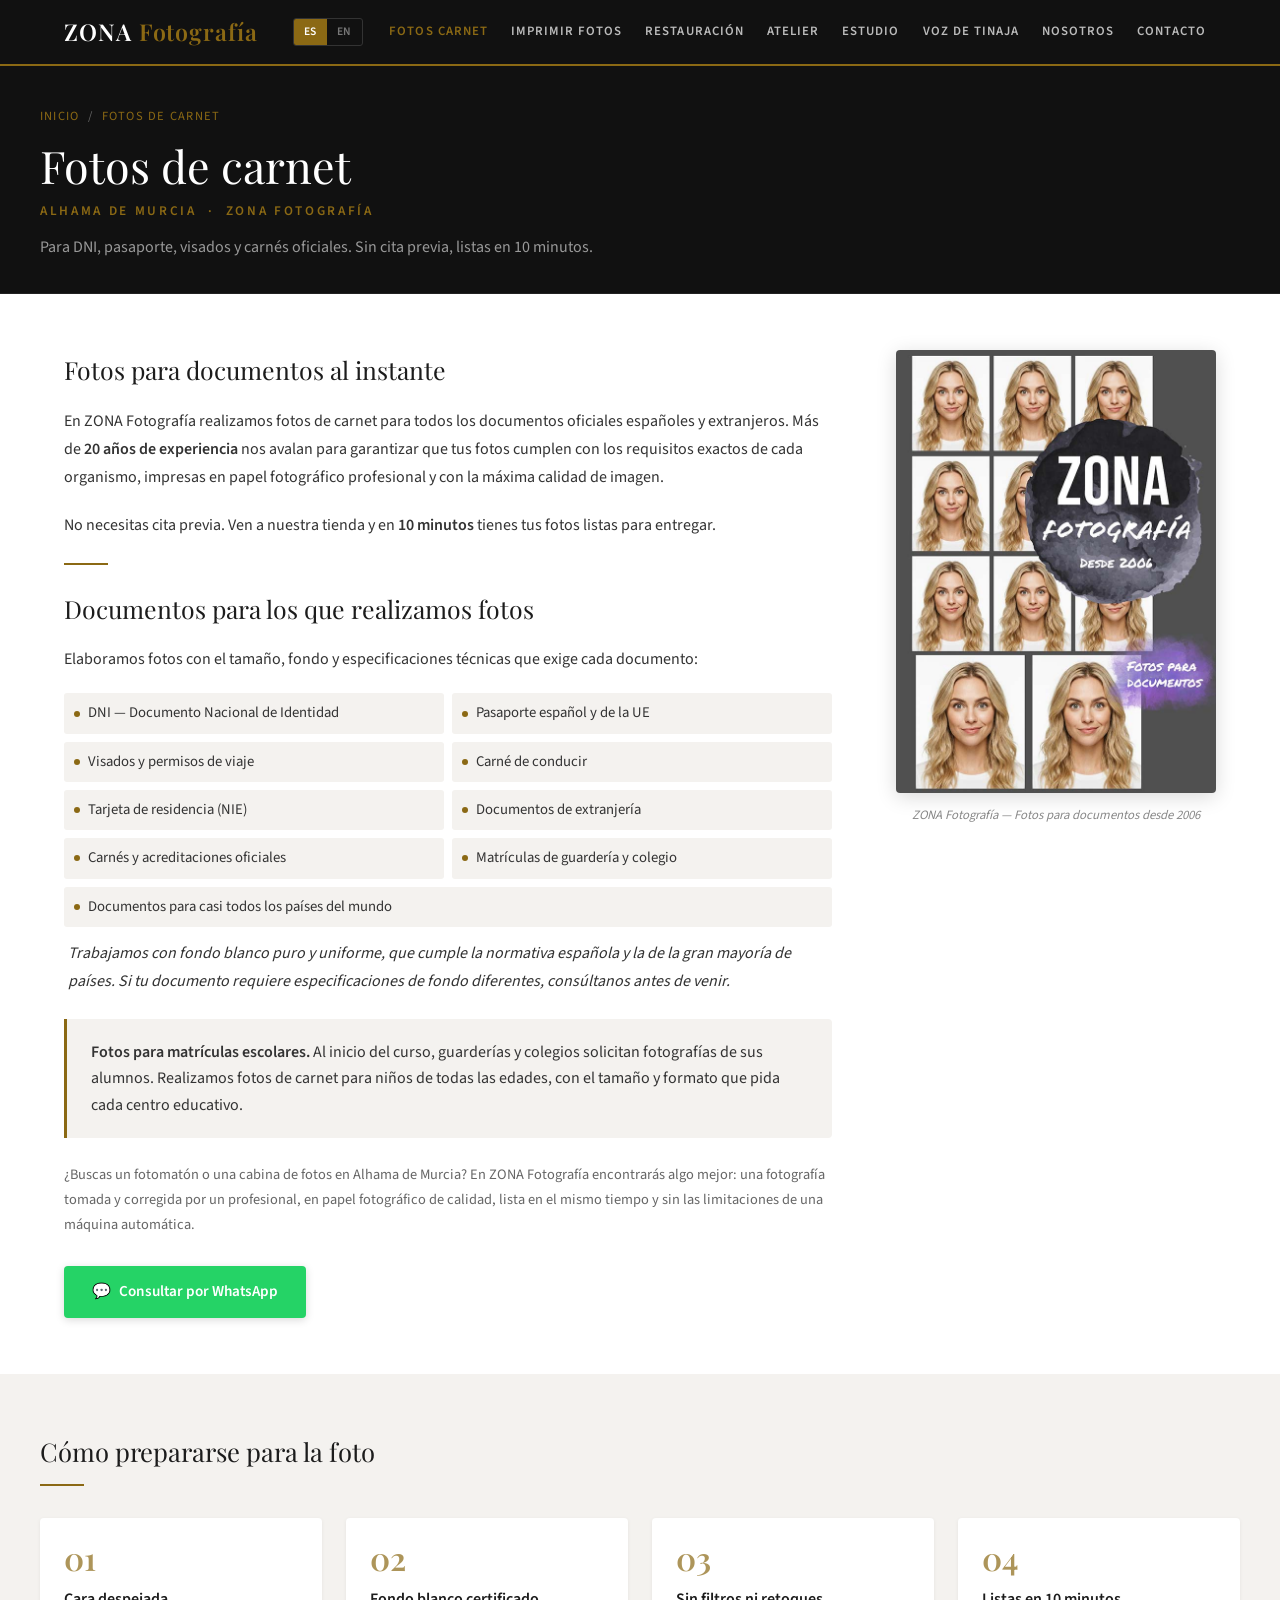
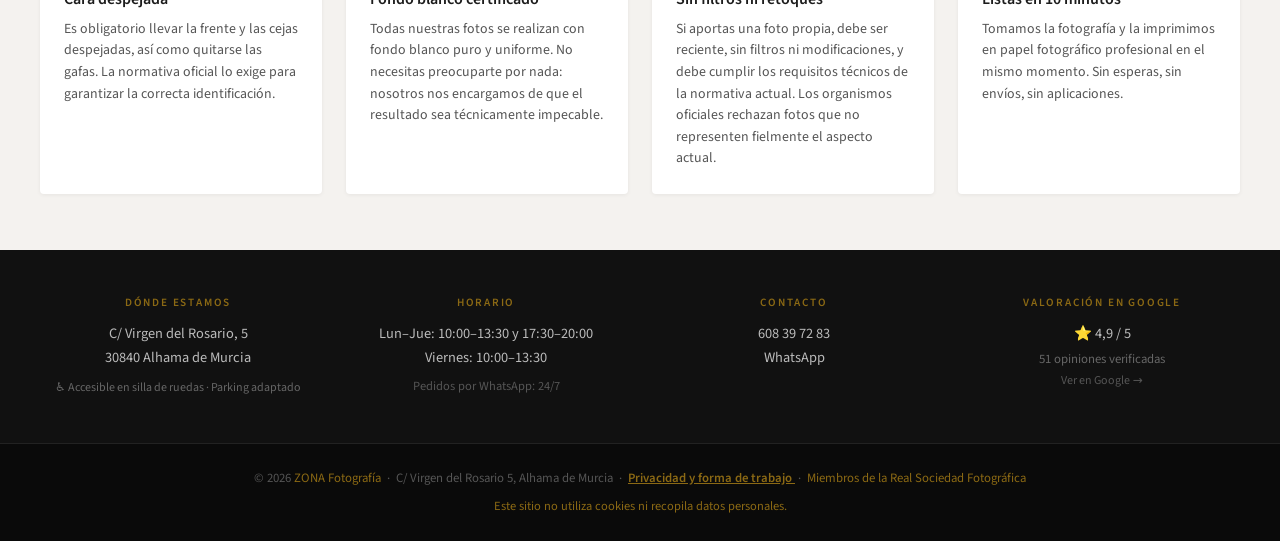
<file: fotos-carnet.html>
<!DOCTYPE html>
<html lang="es">
<head>
  <meta charset="UTF-8">
  <meta name="viewport" content="width=device-width, initial-scale=1.0">
  <title>Fotos de carnet en Alhama de Murcia | DNI, pasaporte y visados — ZONA Fotografía</title>
  <meta name="description" content="Fotos de carnet al instante en ZONA Fotografía. Para DNI, pasaporte, visados y carnés oficiales. Sin cita previa, listas en 10 minutos. Alhama de Murcia.">
  <link rel="canonical" href="https://zonafotografia.com/fotos-carnet.html">

  <!-- Open Graph -->
  <meta property="og:title" content="Fotos de carnet en Alhama de Murcia | DNI, pasaporte y visados">
  <meta property="og:description" content="Fotos de carnet al instante en ZONA Fotografía. Para DNI, pasaporte, visados y carnés oficiales. Sin cita previa, listas en 10 minutos.">
  <meta property="og:url" content="https://zonafotografia.com/fotos-carnet.html">
  <meta property="og:type" content="website">
  <meta property="og:image" content="https://zonafotografia.com/Fotos html/Carnet.jpg">

  <link rel="icon" href="favicon.svg" type="image/svg+xml">
  <link rel="stylesheet" href="fonts.css">

  <style>
    /* ============================================================
       VARIABLES Y RESET
    ============================================================ */
    *, *::before, *::after { box-sizing: border-box; margin: 0; padding: 0; }

    :root {
      --negro:      #111111;
      --texto:      #1C1C1C;
      --gris-fondo: #F4F2EF;
      --gris-medio: #888888;
      --acento:     #8B6914;
      --acento-cl:  #F0E8D0;
      --blanco:     #FFFFFF;
      --max-w:      1200px;
    }

    html { scroll-behavior: smooth; }

    body {
      font-family: 'Source Sans 3', system-ui, sans-serif;
      font-weight: 400;
      color: var(--texto);
      background: var(--blanco);
      line-height: 1.65;
    }

    img { display: block; max-width: 100%; height: auto; }
    a   { color: inherit; text-decoration: none; }

    /* ============================================================
       CABECERA
    ============================================================ */
    header {
      background: var(--negro);
      position: sticky;
      top: 0;
      z-index: 100;
      border-bottom: 2px solid var(--acento);
    }

    .header-inner {
      max-width: var(--max-w);
      margin: 0 auto;
      padding: 0 1.5rem;
      display: flex;
      align-items: center;
      justify-content: space-between;
      height: 64px;
      gap: 1rem;
    }

    .logo {
      font-family: 'Playfair Display', Georgia, serif;
      font-size: 1.45rem;
      font-weight: 600;
      color: var(--blanco);
      letter-spacing: 0.04em;
      white-space: nowrap;
      flex-shrink: 0;
    }
    .logo span { color: var(--acento); }

    .header-right {
      display: flex;
      align-items: center;
      gap: 1rem;
    }

    /* Selector de idioma */
    .lang-toggle {
      display: flex;
      border: 1px solid #333;
      border-radius: 3px;
      overflow: hidden;
      flex-shrink: 0;
    }

    .lang-btn {
      background: transparent;
      border: none;
      color: #777;
      font-family: 'Source Sans 3', sans-serif;
      font-size: 0.72rem;
      font-weight: 700;
      letter-spacing: 0.08em;
      padding: 0.3rem 0.6rem;
      cursor: pointer;
      transition: all 0.2s;
    }
    .lang-btn.active  { background: var(--acento); color: #fff; }
    .lang-btn:hover:not(.active) { background: rgba(255,255,255,0.08); color: #ccc; }

    nav { display: flex; gap: 0.15rem; flex-wrap: wrap; }
    .nav-toggle { display: none; flex-direction: column; justify-content: center; gap: 5px; width: 42px; height: 36px; padding: 0 9px; background: transparent; border: 1px solid #333; border-radius: 3px; cursor: pointer; }
    .nav-toggle span { display: block; height: 2px; width: 100%; background: #ccc; border-radius: 2px; transition: transform 0.25s, opacity 0.25s; }
    .nav-toggle[aria-expanded="true"] span:nth-child(1) { transform: translateY(7px) rotate(45deg); }
    .nav-toggle[aria-expanded="true"] span:nth-child(2) { opacity: 0; }
    .nav-toggle[aria-expanded="true"] span:nth-child(3) { transform: translateY(-7px) rotate(-45deg); }

    nav a {
      color: #bbbbbb;
      font-size: 0.80rem;
      font-weight: 600;
      text-transform: uppercase;
      letter-spacing: 0.08em;
      padding: 0.4rem 0.65rem;
      border-radius: 3px;
      transition: color 0.2s, background 0.2s;
    }
    nav a:hover { color: var(--blanco); background: rgba(255,255,255,0.09); }
    nav a[aria-current="page"] { color: var(--acento); }

    /* ============================================================
       CABECERA DE PÁGINA
    ============================================================ */
    .page-header {
      background: var(--negro);
      border-bottom: 1px solid #222;
      padding: 2.5rem 1.5rem 2rem;
    }

    .page-header-inner { max-width: var(--max-w); margin: 0 auto; }

    .breadcrumb {
      font-size: 0.78rem;
      color: #666;
      text-transform: uppercase;
      letter-spacing: 0.1em;
      margin-bottom: 0.75rem;
    }
    .breadcrumb a { color: #666; transition: color 0.2s; }
    .breadcrumb a:hover { color: #999; }
    .breadcrumb span { color: var(--acento); }

    .page-header .page-geo {
      margin-top: 0.5rem;
      font-family: 'Source Sans 3', system-ui, sans-serif;
      font-size: 0.83rem;
      font-weight: 700;
      text-transform: uppercase;
      letter-spacing: 0.2em;
      color: var(--acento);
    }
    .page-header h1 {
      font-family: 'Playfair Display', Georgia, serif;
      font-size: clamp(1.8rem, 3.5vw, 2.8rem);
      font-weight: 400;
      color: var(--blanco);
      line-height: 1.2;
      max-width: 700px;
    }

    .page-header .subtitulo {
      margin-top: 0.75rem;
      color: #999;
      font-size: 1rem;
      max-width: 620px;
    }

    /* ============================================================
       CONTENIDO PRINCIPAL
    ============================================================ */
    .contenido {
      max-width: var(--max-w);
      margin: 0 auto;
      padding: 3.5rem 1.5rem;
      display: grid;
      grid-template-columns: 1fr 320px;
      gap: 4rem;
      align-items: start;
    }

    .texto-principal h2 {
      font-family: 'Playfair Display', Georgia, serif;
      font-size: 1.55rem;
      font-weight: 400;
      margin-bottom: 1rem;
    }

    .texto-principal p {
      font-size: 1rem;
      line-height: 1.75;
      color: #333;
      margin-bottom: 1.25rem;
    }

    .separador {
      width: 44px;
      height: 2px;
      background: var(--acento);
      margin: 1.5rem 0;
    }

    .destacado {
      background: var(--gris-fondo);
      border-left: 3px solid var(--acento);
      padding: 1.25rem 1.5rem;
      margin: 1.5rem 0;
      border-radius: 0 4px 4px 0;
    }
    .destacado p { font-size: 1rem; color: #333; margin: 0; line-height: 1.65; }

    /* Lista de documentos */
    .docs-grid {
      display: grid;
      grid-template-columns: 1fr 1fr;
      gap: 0.5rem;
      margin: 1.25rem 0 0.75rem;
    }

    .doc-item {
      display: flex;
      align-items: center;
      gap: 0.5rem;
      font-size: 0.92rem;
      color: #333;
      padding: 0.5rem 0.6rem;
      background: var(--gris-fondo);
      border-radius: 3px;
    }
    .doc-item::before {
      content: '';
      display: inline-block;
      width: 6px;
      height: 6px;
      min-width: 6px;
      background: var(--acento);
      border-radius: 50%;
    }

    .nota-fondo {
      font-size: 0.88rem;
      color: #666;
      font-style: italic;
      margin-top: 0.75rem;
      padding-left: 0.25rem;
    }

    /* Botón WhatsApp */
    .btn-wa {
      display: inline-flex;
      align-items: center;
      gap: 0.5rem;
      background: #25D366;
      color: #ffffff;
      padding: 0.85rem 1.75rem;
      border-radius: 4px;
      font-weight: 600;
      font-size: 0.95rem;
      margin-top: 0.5rem;
      transition: background 0.2s, transform 0.15s;
      box-shadow: 0 2px 8px rgba(0,0,0,0.15);
    }
    .btn-wa:hover { background: #1ebe5b; transform: translateY(-2px); }

    /* ============================================================
       COLUMNA LATERAL
    ============================================================ */
    .lateral {
      position: sticky;
      top: 84px;
    }

    .lateral img {
      width: 100%;
      border-radius: 4px;
      box-shadow: 0 4px 20px rgba(0,0,0,0.15);
    }

    .lateral-caption {
      font-size: 0.80rem;
      color: var(--gris-medio);
      text-align: center;
      margin-top: 0.75rem;
      font-style: italic;
    }

    /* ============================================================
       CÓMO PREPARARSE
    ============================================================ */
    .preparacion {
      background: var(--gris-fondo);
      padding: 3.5rem 1.5rem;
    }

    .preparacion-inner { max-width: var(--max-w); margin: 0 auto; }

    .preparacion h2 {
      font-family: 'Playfair Display', Georgia, serif;
      font-size: 1.6rem;
      font-weight: 400;
      margin-bottom: 0.5rem;
    }

    .sep { width: 44px; height: 2px; background: var(--acento); margin: 0.75rem 0 2rem; }

    .pasos-grid {
      display: grid;
      grid-template-columns: repeat(auto-fit, minmax(200px, 1fr));
      gap: 1.5rem;
    }

    .paso {
      background: var(--blanco);
      border-radius: 4px;
      padding: 1.5rem;
      box-shadow: 0 1px 4px rgba(0,0,0,0.06);
    }

    .paso-num {
      font-family: 'Playfair Display', Georgia, serif;
      font-size: 2rem;
      font-weight: 600;
      color: var(--acento);
      line-height: 1;
      margin-bottom: 0.75rem;
      opacity: 0.7;
    }

    .paso h3 { font-size: 1rem; font-weight: 600; margin-bottom: 0.4rem; }
    .paso p  { font-size: 0.87rem; color: #555; line-height: 1.55; }

    /* ============================================================
       BARRA DE DATOS
    ============================================================ */
    .barra-datos {
      background: var(--negro);
      color: #bbbbbb;
      padding: 2.75rem 1.5rem;
    }

    .barra-datos-inner {
      max-width: var(--max-w);
      margin: 0 auto;
      display: grid;
      grid-template-columns: repeat(auto-fit, minmax(190px, 1fr));
      gap: 2rem;
      text-align: center;
    }

    .dato h4 {
      font-size: 0.70rem;
      text-transform: uppercase;
      letter-spacing: 0.16em;
      color: var(--acento);
      margin-bottom: 0.6rem;
      font-weight: 600;
    }
    .dato p  { font-size: 0.90rem; line-height: 1.65; }
    .dato a  { color: #bbbbbb; transition: color 0.2s; }
    .dato a:hover { color: var(--blanco); }
    .badge-accesible { display: inline-block; margin-top: 0.5rem; font-size: 0.75rem; color: #666; }

    /* ============================================================
       FOOTER
    ============================================================ */
    footer {
      background: #0a0a0a;
      border-top: 1px solid #222;
      text-align: center;
      padding: 1.5rem;
      font-size: 0.80rem;
      color: #555;
    }
    footer span { color: var(--acento); }

    /* ============================================================
       RESPONSIVE
    ============================================================ */
    @media (max-width: 1180px) and (min-width: 1025px) {
      .logo { font-size: 1.25rem; }
      nav a { font-size: 0.72rem; letter-spacing: 0.04em; padding: 0.4rem 0.4rem; }
    }

    @media (max-width: 1024px) {
      .header-inner { height: 64px; padding: 0 1rem; }
      .header-right { gap: 0.6rem; }
      .nav-toggle { display: flex; }
      nav {
        display: none;
        position: absolute;
        top: 64px;
        left: 0;
        right: 0;
        flex-direction: column;
        gap: 0.15rem;
        background: var(--negro);
        border-bottom: 2px solid var(--acento);
        padding: 0.5rem 1rem 1rem;
        box-shadow: 0 8px 16px rgba(0,0,0,0.25);
      }
      nav.abierto { display: flex; }
      nav a { padding: 0.75rem 0.65rem; font-size: 0.95rem; border-radius: 4px; }
      .contenido { grid-template-columns: 1fr; gap: 2rem; }
      .lateral { position: static; }
      .lateral img { max-width: 300px; margin: 0 auto; }
    }

    @media (max-width: 540px) {
      .docs-grid { grid-template-columns: 1fr; }
    }
  </style>

  <!-- Schema JSON-LD -->
  <script type="application/ld+json">
  {
    "@context": "https://schema.org",
    "@type": "PhotographyBusiness",
    "name": "ZONA Fotografía",
    "image": "https://zonafotografia.com/Fotos html/Carnet.jpg",
    "address": {
      "@type": "PostalAddress",
      "streetAddress": "C/ Virgen del Rosario, 5, Bajos 1 y 2",
      "addressLocality": "Alhama de Murcia",
      "addressRegion": "Murcia",
      "postalCode": "30840",
      "addressCountry": "ES"
    },
    "telephone": "+34608397283",
    "url": "https://zonafotografia.com/fotos-carnet.html",
    "openingHours": ["Mo-Th 10:00-13:30,17:30-20:00", "Fr 10:00-13:30"]
  }
  </script>
</head>
<body>

  <!-- CABECERA ================================================= -->
  <header>
    <div class="header-inner">
      <a href="index.html" class="logo" aria-label="ZONA Fotografía — Inicio">
        ZONA <span>Fotografía</span>
      </a>
      <div class="header-right">
        <!-- Selector de idioma -->
        <div class="lang-toggle" role="group" aria-label="Idioma / Language">
          <button class="lang-btn active" id="btn-es" onclick="setLang('es')" aria-pressed="true">ES</button>
          <button class="lang-btn"        id="btn-en" onclick="setLang('en')" aria-pressed="false">EN</button>
        </div>
        <button class="nav-toggle" id="nav-toggle" aria-label="Abrir menú" aria-expanded="false" aria-controls="nav-principal" onclick="toggleNav()">
          <span></span><span></span><span></span>
        </button>
        <nav id="nav-principal" aria-label="Navegación principal">
          <a href="fotos-carnet.html" aria-current="page">
            <span data-lang="es">Fotos Carnet</span>
            <span data-lang="en" hidden>ID Photos</span>
          </a>
          <a href="imprimir-fotos.html">
            <span data-lang="es">Imprimir Fotos</span>
            <span data-lang="en" hidden>Print Photos</span>
          </a>
          <a href="restauracion-fotos.html">
            <span data-lang="es">Restauración</span>
            <span data-lang="en" hidden>Restoration</span>
          </a>
          <a href="atelier.html">Atelier</a>
          <a href="estudio.html">
            <span data-lang="es">Estudio</span>
            <span data-lang="en" hidden>Studio</span>
          </a>
          <a href="voz-de-tinaja.html">Voz de Tinaja</a>
          <a href="nosotros.html">
            <span data-lang="es">Nosotros</span>
            <span data-lang="en" hidden>About Us</span>
          </a>
          <a href="contacto.html">
            <span data-lang="es">Contacto</span>
            <span data-lang="en" hidden>Contact</span>
          </a>
        </nav>
      </div>
    </div>
  </header>

  <!-- CABECERA DE PÁGINA ======================================= -->
  <div class="page-header">
    <div class="page-header-inner">
      <p class="breadcrumb">
        <a href="index.html">
          <span data-lang="es">Inicio</span>
          <span data-lang="en" hidden>Home</span>
        </a>
        &nbsp;/&nbsp;
        <span>
          <span data-lang="es">Fotos de carnet</span>
          <span data-lang="en" hidden>ID Photos</span>
        </span>
      </p>
      <h1>
        <span data-lang="es">Fotos de carnet</span>
        <span data-lang="en" hidden>ID &amp; Passport Photos</span>
      </h1>
      <p class="page-geo">Alhama de Murcia &nbsp;&middot;&nbsp; ZONA Fotografía</p>
      <p class="subtitulo">
        <span data-lang="es">Para DNI, pasaporte, visados y carnés oficiales. Sin cita previa, listas en 10 minutos.</span>
        <span data-lang="en" hidden>For ID cards, passports, visas and official documents. No appointment needed — ready in 10 minutes.</span>
      </p>
    </div>
  </div>

  <!-- CONTENIDO PRINCIPAL ====================================== -->
  <main>
    <div class="contenido">

      <!-- TEXTO ------------------------------------------------ -->
      <div class="texto-principal">

        <h2>
          <span data-lang="es">Fotos para documentos al instante</span>
          <span data-lang="en" hidden>Document photos — instant service</span>
        </h2>

        <p>
          <span data-lang="es">En ZONA Fotografía realizamos fotos de carnet para todos los documentos oficiales españoles y extranjeros. Más de <strong>20 años de experiencia</strong> nos avalan para garantizar que tus fotos cumplen con los requisitos exactos de cada organismo, impresas en papel fotográfico profesional y con la máxima calidad de imagen.</span>
          <span data-lang="en" hidden>At ZONA Fotografía we provide ID and passport photos for all official Spanish and international documents. Over <strong>20 years of experience</strong> guarantee that your photos meet the exact requirements of each authority, printed on professional photographic paper with the highest image quality.</span>
        </p>

        <p>
          <span data-lang="es">No necesitas cita previa. Ven a nuestra tienda y en <strong>10 minutos</strong> tienes tus fotos listas para entregar.</span>
          <span data-lang="en" hidden>No appointment needed. Come to our shop and your photos will be <strong>ready in 10 minutes</strong>.</span>
        </p>

        <div class="separador" aria-hidden="true"></div>

        <h2>
          <span data-lang="es">Documentos para los que realizamos fotos</span>
          <span data-lang="en" hidden>Documents we provide photos for</span>
        </h2>

        <p>
          <span data-lang="es">Elaboramos fotos con el tamaño, fondo y especificaciones técnicas que exige cada documento:</span>
          <span data-lang="en" hidden>We produce photos with the exact size, background and technical specifications required by each document:</span>
        </p>

        <div class="docs-grid" role="list">
          <div class="doc-item" role="listitem">
            <span data-lang="es">DNI — Documento Nacional de Identidad</span>
            <span data-lang="en" hidden>DNI — Spanish National Identity Card</span>
          </div>
          <div class="doc-item" role="listitem">
            <span data-lang="es">Pasaporte español y de la UE</span>
            <span data-lang="en" hidden>Spanish and EU passport</span>
          </div>
          <div class="doc-item" role="listitem">
            <span data-lang="es">Visados y permisos de viaje</span>
            <span data-lang="en" hidden>Visas and travel permits</span>
          </div>
          <div class="doc-item" role="listitem">
            <span data-lang="es">Carné de conducir</span>
            <span data-lang="en" hidden>Driving licence</span>
          </div>
          <div class="doc-item" role="listitem">
            <span data-lang="es">Tarjeta de residencia (NIE)</span>
            <span data-lang="en" hidden>Residence card (NIE)</span>
          </div>
          <div class="doc-item" role="listitem">
            <span data-lang="es">Documentos de extranjería</span>
            <span data-lang="en" hidden>Foreign national documents</span>
          </div>
          <div class="doc-item" role="listitem">
            <span data-lang="es">Carnés y acreditaciones oficiales</span>
            <span data-lang="en" hidden>Official cards and accreditations</span>
          </div>
          <div class="doc-item" role="listitem">
            <span data-lang="es">Matrículas de guardería y colegio</span>
            <span data-lang="en" hidden>Nursery and school enrolment photos</span>
          </div>
          <div class="doc-item" role="listitem" style="grid-column: 1 / -1;">
            <span data-lang="es">Documentos para casi todos los países del mundo</span>
            <span data-lang="en" hidden>Documents for almost every country in the world</span>
          </div>
        </div>

        <p class="nota-fondo">
          <span data-lang="es">Trabajamos con fondo blanco puro y uniforme, que cumple la normativa española y la de la gran mayoría de países. Si tu documento requiere especificaciones de fondo diferentes, consúltanos antes de venir.</span>
          <span data-lang="en" hidden>We use a pure, uniform white background, meeting Spanish requirements and those of the vast majority of countries worldwide. If your document requires a different background specification, please ask us before visiting.</span>
        </p>

        <div class="destacado">
          <p>
            <span data-lang="es"><strong>Fotos para matrículas escolares.</strong> Al inicio del curso, guarderías y colegios solicitan fotografías de sus alumnos. Realizamos fotos de carnet para niños de todas las edades, con el tamaño y formato que pida cada centro educativo.</span>
            <span data-lang="en" hidden><strong>School enrolment photos.</strong> At the start of each school year, nurseries and schools request student photographs. We take ID-format photos of children of all ages to the exact size and format required by each school.</span>
          </p>
        </div>

        <p style="font-size:0.90rem; color:#666; margin-top:1.25rem;">
          <span data-lang="es">¿Buscas un fotomatón o una cabina de fotos en Alhama de Murcia? En ZONA Fotografía encontrarás algo mejor: una fotografía tomada y corregida por un profesional, en papel fotográfico de calidad, lista en el mismo tiempo y sin las limitaciones de una máquina automática.</span>
          <span data-lang="en" hidden>Looking for a photo booth in Alhama de Murcia? At ZONA Fotografía you'll find something better: a photo taken and corrected by a professional, on quality photographic paper, ready in the same time and without the limitations of an automatic machine.</span>
        </p>

        <a
          href="https://wa.me/34608397283"
          class="btn-wa"
          target="_blank"
          rel="noopener noreferrer"
          aria-label="Contactar por WhatsApp con ZONA Fotografía"
        >
          &#128172;
          <span data-lang="es">Consultar por WhatsApp</span>
          <span data-lang="en" hidden>Contact us on WhatsApp</span>
        </a>

      </div>

      <!-- IMAGEN LATERAL --------------------------------------- -->
      <aside class="lateral" aria-label="Imagen del servicio">
        <img
          src="Fotos html/Carnet.jpg"
          alt="ZONA Fotografía — Fotos para documentos desde 2006, Alhama de Murcia"
          loading="eager"
        >
        <p class="lateral-caption">
          <span data-lang="es">ZONA Fotografía &mdash; Fotos para documentos desde 2006</span>
          <span data-lang="en" hidden>ZONA Fotografía &mdash; Document photos since 2006</span>
        </p>
      </aside>

    </div>

    <!-- CÓMO PREPARARSE ======================================= -->
    <section class="preparacion" aria-labelledby="tit-preparacion">
      <div class="preparacion-inner">
        <h2 id="tit-preparacion">
          <span data-lang="es">Cómo prepararse para la foto</span>
          <span data-lang="en" hidden>How to prepare for your photo</span>
        </h2>
        <div class="sep" aria-hidden="true"></div>

        <div class="pasos-grid">

          <div class="paso">
            <div class="paso-num">01</div>
            <h3>
              <span data-lang="es">Cara despejada</span>
              <span data-lang="en" hidden>Clear face</span>
            </h3>
            <p>
              <span data-lang="es">Es obligatorio llevar la frente y las cejas despejadas, así como quitarse las gafas. La normativa oficial lo exige para garantizar la correcta identificación.</span>
              <span data-lang="en" hidden>The forehead and eyebrows must be clearly visible, and glasses must be removed. Official regulations require this to ensure correct identification.</span>
            </p>
          </div>

          <div class="paso">
            <div class="paso-num">02</div>
            <h3>
              <span data-lang="es">Fondo blanco certificado</span>
              <span data-lang="en" hidden>Certified white background</span>
            </h3>
            <p>
              <span data-lang="es">Todas nuestras fotos se realizan con fondo blanco puro y uniforme. No necesitas preocuparte por nada: nosotros nos encargamos de que el resultado sea técnicamente impecable.</span>
              <span data-lang="en" hidden>All our photos are taken against a pure, uniform white background. You don't need to worry about a thing — we ensure the result is technically perfect.</span>
            </p>
          </div>

          <div class="paso">
            <div class="paso-num">03</div>
            <h3>
              <span data-lang="es">Sin filtros ni retoques</span>
              <span data-lang="en" hidden>No filters or edits</span>
            </h3>
            <p>
              <span data-lang="es">Si aportas una foto propia, debe ser reciente, sin filtros ni modificaciones, y debe cumplir los requisitos técnicos de la normativa actual. Los organismos oficiales rechazan fotos que no representen fielmente el aspecto actual.</span>
              <span data-lang="en" hidden>If you provide your own photo, it must be recent, unfiltered and unmodified, and must meet the technical requirements of current regulations. Official bodies reject photos that do not accurately represent your current appearance.</span>
            </p>
          </div>

          <div class="paso">
            <div class="paso-num">04</div>
            <h3>
              <span data-lang="es">Listas en 10 minutos</span>
              <span data-lang="en" hidden>Ready in 10 minutes</span>
            </h3>
            <p>
              <span data-lang="es">Tomamos la fotografía y la imprimimos en papel fotográfico profesional en el mismo momento. Sin esperas, sin envíos, sin aplicaciones.</span>
              <span data-lang="en" hidden>We take the photo and print it on professional photographic paper on the spot. No waiting, no shipping, no apps.</span>
            </p>
          </div>

        </div>
      </div>
    </section>

  </main>

  <!-- BARRA DE DATOS =========================================== -->
  <aside class="barra-datos" aria-label="Información de contacto y horario">
    <div class="barra-datos-inner">

      <div class="dato">
        <h4>
          <span data-lang="es">Dónde estamos</span>
          <span data-lang="en" hidden>Where we are</span>
        </h4>
        <p>C/ Virgen del Rosario, 5<br>30840 Alhama de Murcia</p>
        <span class="badge-accesible">
          <span data-lang="es">&#9855; Accesible en silla de ruedas &middot; Parking adaptado</span>
          <span data-lang="en" hidden>&#9855; Wheelchair accessible &middot; Adapted parking</span>
        </span>
      </div>

      <div class="dato">
        <h4>
          <span data-lang="es">Horario</span>
          <span data-lang="en" hidden>Opening hours</span>
        </h4>
        <p>
          <span data-lang="es">Lun–Jue: 10:00–13:30 y 17:30–20:00<br>Viernes: 10:00–13:30</span>
          <span data-lang="en" hidden>Mon–Thu: 10:00–13:30 &amp; 17:30–20:00<br>Friday: 10:00–13:30</span>
        </p>
        <p style="margin-top:0.4rem; font-size:0.78rem; color:#555">
          <span data-lang="es">Pedidos por WhatsApp: 24/7</span>
          <span data-lang="en" hidden>WhatsApp orders: 24/7</span>
        </p>
      </div>

      <div class="dato">
        <h4>
          <span data-lang="es">Contacto</span>
          <span data-lang="en" hidden>Contact</span>
        </h4>
        <p>
          <a href="tel:+34608397283">608 39 72 83</a><br>
          <a href="https://wa.me/34608397283" target="_blank" rel="noopener">WhatsApp</a>
        </p>
      </div>

      <div class="dato">
        <h4>
          <span data-lang="es">Valoración en Google</span>
          <span data-lang="en" hidden>Google rating</span>
        </h4>
        <!-- Actualizar ratingValue y reviewCount cuando cambien en Google My Business -->
        <a
          href="https://www.google.com/maps/search/ZONA+Fotografía+Alhama+de+Murcia"
          target="_blank"
          rel="noopener noreferrer"
          style="color:#bbbbbb"
        >
          <p>&#11088; 4,9 / 5</p>
          <p style="font-size:0.80rem; color:#666; margin-top:0.2rem">
            <span data-lang="es">51 opiniones verificadas<br><span style="font-size:0.75rem; color:#555">Ver en Google →</span></span>
            <span data-lang="en" hidden>51 verified reviews<br><span style="font-size:0.75rem; color:#555">See on Google →</span></span>
          </p>
        </a>
      </div>

    </div>
  </aside>

  <!-- FOOTER =================================================== -->
  <footer>
    <p>
      &copy; 2026 <span>ZONA Fotografía</span>
      &nbsp;&middot;&nbsp; C/ Virgen del Rosario 5, Alhama de Murcia
      &nbsp;&middot;&nbsp;
      <a href="privacidad.html" style="color:var(--acento);font-weight:600;text-decoration:underline">
        <span data-lang="es">Privacidad y forma de trabajo</span>
        <span data-lang="en" hidden>Privacy &amp; how we work</span>
      </a>
      &nbsp;&middot;&nbsp;
      <span data-lang="es">Miembros de la Real Sociedad Fotográfica</span>
      <span data-lang="en" hidden>Members of the Royal Photographic Society of Spain</span>
      <br>
      <span style="display:inline-block;margin-top:0.45rem;font-size:0.78rem;color:#666"><span data-lang="es">Este sitio no utiliza cookies ni recopila datos personales.</span><span data-lang="en" hidden>This site uses no cookies and collects no personal data.</span></span>
    </p>
  </footer>

  <!-- =========================================================
       SCRIPT DE IDIOMA
  ========================================================== -->
  <script>
    function toggleNav() {
      var nav = document.getElementById('nav-principal');
      var btn = document.getElementById('nav-toggle');
      var abierto = nav.classList.toggle('abierto');
      btn.setAttribute('aria-expanded', abierto ? 'true' : 'false');
      btn.setAttribute('aria-label', abierto ? 'Cerrar menú' : 'Abrir menú');
    }
    function setLang(lang) {
      // Mostrar elementos del idioma elegido, ocultar los del otro
      document.querySelectorAll('[data-lang]').forEach(function(el) {
        el.hidden = (el.dataset.lang !== lang);
      });
      // Actualizar botones
      document.getElementById('btn-es').classList.toggle('active', lang === 'es');
      document.getElementById('btn-en').classList.toggle('active', lang === 'en');
      document.getElementById('btn-es').setAttribute('aria-pressed', lang === 'es');
      document.getElementById('btn-en').setAttribute('aria-pressed', lang === 'en');
      // Actualizar atributo lang del HTML
      document.documentElement.lang = lang;
      // Guardar preferencia
      localStorage.setItem('zona-lang', lang);
    }

    // Aplicar idioma guardado al cargar
    (function() {
      var saved = localStorage.getItem('zona-lang');
      if (saved && saved !== 'es') setLang(saved);
    })();
  </script>

</body>
</html>
</file>
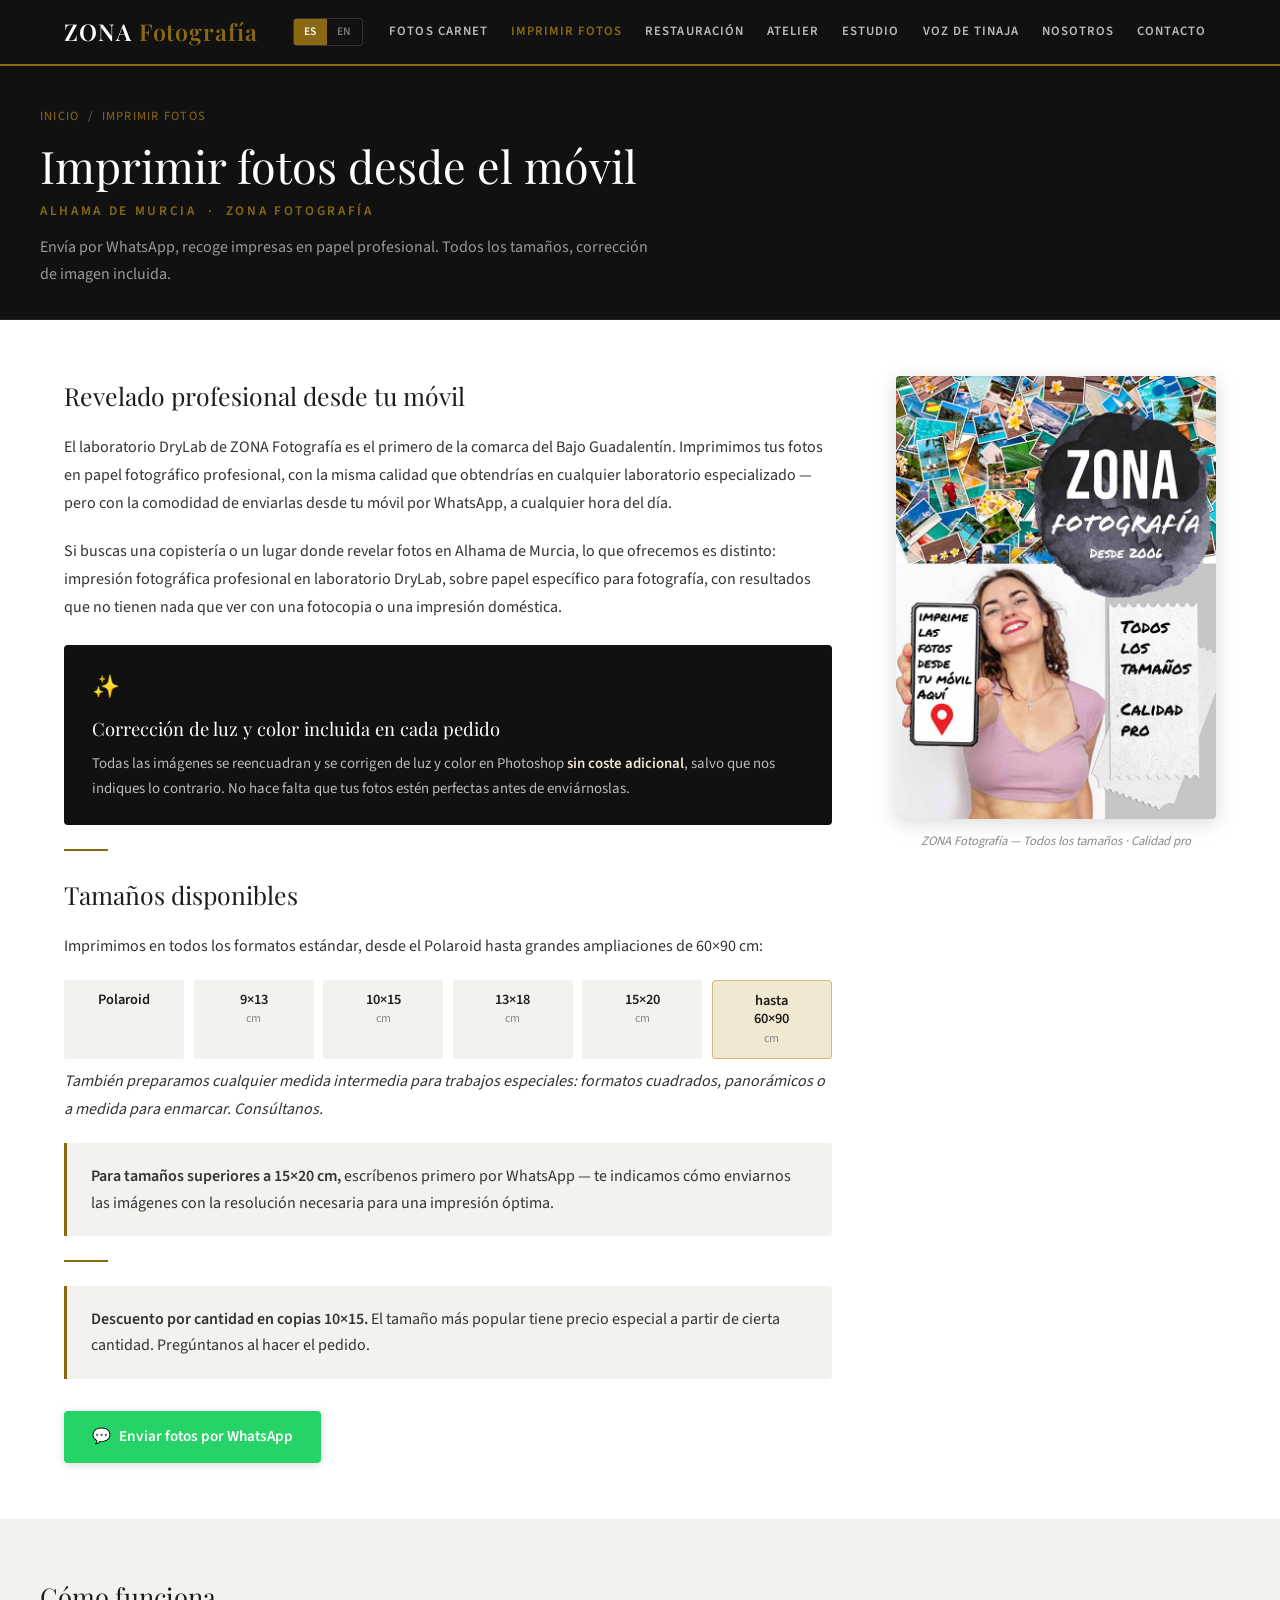
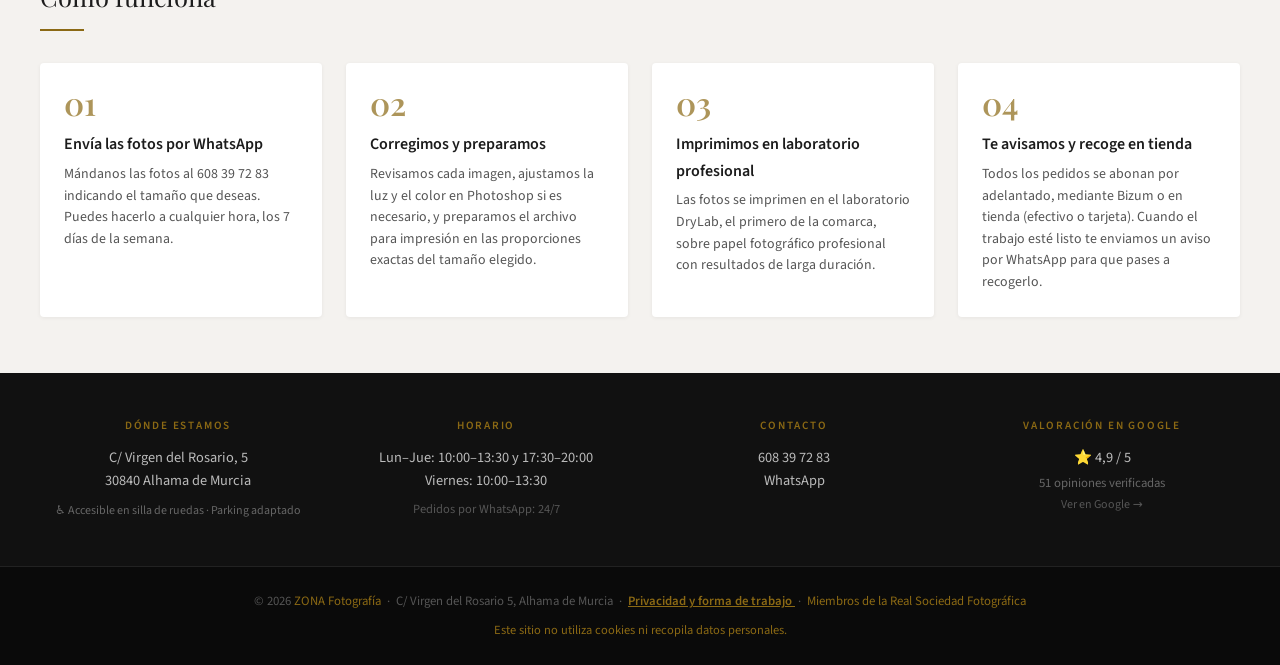
<file: imprimir-fotos.html>
<!DOCTYPE html>
<html lang="es">
<head>
  <meta charset="UTF-8">
  <meta name="viewport" content="width=device-width, initial-scale=1.0">
  <title>Imprimir fotos desde el móvil en Alhama de Murcia | Revelado profesional — ZONA Fotografía</title>
  <meta name="description" content="Envía tus fotos por WhatsApp y recógelas en papel fotográfico profesional. Todos los tamaños, de 10×15 a 60×90 cm. Corrección de imagen incluida. ZONA Fotografía, Alhama de Murcia.">
  <link rel="canonical" href="https://zonafotografia.com/imprimir-fotos.html">

  <!-- Open Graph -->
  <meta property="og:title" content="Imprimir fotos desde el móvil en Alhama de Murcia | Revelado profesional">
  <meta property="og:description" content="Envía tus fotos por WhatsApp y recógelas impresas en papel fotográfico profesional. Todos los tamaños, corrección de imagen incluida.">
  <meta property="og:url" content="https://zonafotografia.com/imprimir-fotos.html">
  <meta property="og:type" content="website">
  <meta property="og:image" content="https://zonafotografia.com/Fotos html/Imprimir.jpg">

  <link rel="icon" href="favicon.svg" type="image/svg+xml">
  <link rel="stylesheet" href="fonts.css">

  <style>
    *, *::before, *::after { box-sizing: border-box; margin: 0; padding: 0; }

    :root {
      --negro:      #111111;
      --texto:      #1C1C1C;
      --gris-fondo: #F4F2EF;
      --gris-medio: #888888;
      --acento:     #8B6914;
      --acento-cl:  #F0E8D0;
      --blanco:     #FFFFFF;
      --max-w:      1200px;
    }

    html { scroll-behavior: smooth; }
    body { font-family: 'Source Sans 3', system-ui, sans-serif; font-weight: 400; color: var(--texto); background: var(--blanco); line-height: 1.65; }
    img { display: block; max-width: 100%; height: auto; }
    a   { color: inherit; text-decoration: none; }

    /* CABECERA */
    header { background: var(--negro); position: sticky; top: 0; z-index: 100; border-bottom: 2px solid var(--acento); }
    .header-inner { max-width: var(--max-w); margin: 0 auto; padding: 0 1.5rem; display: flex; align-items: center; justify-content: space-between; height: 64px; gap: 1rem; }
    .logo { font-family: 'Playfair Display', Georgia, serif; font-size: 1.45rem; font-weight: 600; color: var(--blanco); letter-spacing: 0.04em; white-space: nowrap; flex-shrink: 0; }
    .logo span { color: var(--acento); }
    .header-right { display: flex; align-items: center; gap: 1rem; }
    .lang-toggle { display: flex; border: 1px solid #333; border-radius: 3px; overflow: hidden; flex-shrink: 0; }
    .lang-btn { background: transparent; border: none; color: #777; font-family: 'Source Sans 3', sans-serif; font-size: 0.72rem; font-weight: 700; letter-spacing: 0.08em; padding: 0.3rem 0.6rem; cursor: pointer; transition: all 0.2s; }
    .lang-btn.active { background: var(--acento); color: #fff; }
    .lang-btn:hover:not(.active) { background: rgba(255,255,255,0.08); color: #ccc; }
    nav { display: flex; gap: 0.15rem; flex-wrap: wrap; }
    .nav-toggle { display: none; flex-direction: column; justify-content: center; gap: 5px; width: 42px; height: 36px; padding: 0 9px; background: transparent; border: 1px solid #333; border-radius: 3px; cursor: pointer; }
    .nav-toggle span { display: block; height: 2px; width: 100%; background: #ccc; border-radius: 2px; transition: transform 0.25s, opacity 0.25s; }
    .nav-toggle[aria-expanded="true"] span:nth-child(1) { transform: translateY(7px) rotate(45deg); }
    .nav-toggle[aria-expanded="true"] span:nth-child(2) { opacity: 0; }
    .nav-toggle[aria-expanded="true"] span:nth-child(3) { transform: translateY(-7px) rotate(-45deg); }
    nav a { color: #bbbbbb; font-size: 0.80rem; font-weight: 600; text-transform: uppercase; letter-spacing: 0.08em; padding: 0.4rem 0.65rem; border-radius: 3px; transition: color 0.2s, background 0.2s; }
    nav a:hover { color: var(--blanco); background: rgba(255,255,255,0.09); }
    nav a[aria-current="page"] { color: var(--acento); }

    /* CABECERA DE PÁGINA */
    .page-header { background: var(--negro); border-bottom: 1px solid #222; padding: 2.5rem 1.5rem 2rem; }
    .page-header-inner { max-width: var(--max-w); margin: 0 auto; }
    .breadcrumb { font-size: 0.78rem; color: #666; text-transform: uppercase; letter-spacing: 0.1em; margin-bottom: 0.75rem; }
    .breadcrumb a { color: #666; transition: color 0.2s; }
    .breadcrumb a:hover { color: #999; }
    .breadcrumb span { color: var(--acento); }
    .page-header h1 { font-family: 'Playfair Display', Georgia, serif; font-size: clamp(1.8rem, 3.5vw, 2.8rem); font-weight: 400; color: var(--blanco); line-height: 1.2; max-width: 700px; }
    .page-header .page-geo { margin-top: 0.5rem; font-family: 'Source Sans 3', system-ui, sans-serif; font-size: 0.83rem; font-weight: 700; text-transform: uppercase; letter-spacing: 0.2em; color: var(--acento); }
    .page-header .subtitulo { margin-top: 0.75rem; color: #999; font-size: 1rem; max-width: 620px; }

    /* CONTENIDO */
    .contenido { max-width: var(--max-w); margin: 0 auto; padding: 3.5rem 1.5rem; display: grid; grid-template-columns: 1fr 320px; gap: 4rem; align-items: start; }
    .texto-principal h2 { font-family: 'Playfair Display', Georgia, serif; font-size: 1.55rem; font-weight: 400; margin-bottom: 1rem; }
    .texto-principal p { font-size: 1rem; line-height: 1.75; color: #333; margin-bottom: 1.25rem; }
    .separador { width: 44px; height: 2px; background: var(--acento); margin: 1.5rem 0; }

    /* Destacado diferenciador */
    .destacado-pro {
      background: var(--negro);
      color: #ddd;
      border-radius: 4px;
      padding: 1.5rem 1.75rem;
      margin: 1.5rem 0;
    }
    .destacado-pro .icono { font-size: 1.4rem; margin-bottom: 0.5rem; }
    .destacado-pro h3 { font-family: 'Playfair Display', Georgia, serif; font-size: 1.15rem; font-weight: 400; color: var(--blanco); margin-bottom: 0.5rem; }
    .destacado-pro p  { font-size: 0.93rem; line-height: 1.65; color: #bbb; margin: 0; }
    .destacado-pro strong { color: var(--acento-cl); }

    /* Grid de tamaños */
    .tamanios-grid {
      display: grid;
      grid-template-columns: repeat(auto-fill, minmax(120px, 1fr));
      gap: 0.6rem;
      margin: 1.25rem 0 0.5rem;
    }
    .tam-item {
      background: var(--gris-fondo);
      border-radius: 3px;
      padding: 0.65rem 0.75rem;
      text-align: center;
      font-size: 0.90rem;
      font-weight: 600;
      color: var(--texto);
      line-height: 1.3;
    }
    .tam-item .unidad { font-size: 0.75rem; font-weight: 400; color: #888; }
    .tam-item.tam-max { background: var(--acento-cl); border: 1px solid #d4b87a; }

    /* Nota al pie de tamaños */
    .nota-tamanio { font-size: 0.87rem; color: #666; font-style: italic; margin-top: 0.5rem; }

    /* Cómo funciona */
    .destacado { background: var(--gris-fondo); border-left: 3px solid var(--acento); padding: 1.25rem 1.5rem; margin: 1.5rem 0; border-radius: 0 4px 4px 0; }
    .destacado p { font-size: 1rem; color: #333; margin: 0; line-height: 1.65; }

    /* Botón WhatsApp */
    .btn-wa { display: inline-flex; align-items: center; gap: 0.5rem; background: #25D366; color: #ffffff; padding: 0.85rem 1.75rem; border-radius: 4px; font-weight: 600; font-size: 0.95rem; margin-top: 0.5rem; transition: background 0.2s, transform 0.15s; box-shadow: 0 2px 8px rgba(0,0,0,0.15); }
    .btn-wa:hover { background: #1ebe5b; transform: translateY(-2px); }

    /* COLUMNA LATERAL */
    .lateral { position: sticky; top: 84px; }
    .lateral img { width: 100%; border-radius: 4px; box-shadow: 0 4px 20px rgba(0,0,0,0.15); }
    .lateral-caption { font-size: 0.80rem; color: var(--gris-medio); text-align: center; margin-top: 0.75rem; font-style: italic; }

    /* CÓMO FUNCIONA (pasos) */
    .como-funciona { background: var(--gris-fondo); padding: 3.5rem 1.5rem; }
    .como-funciona-inner { max-width: var(--max-w); margin: 0 auto; }
    .como-funciona h2 { font-family: 'Playfair Display', Georgia, serif; font-size: 1.6rem; font-weight: 400; margin-bottom: 0.5rem; }
    .sep { width: 44px; height: 2px; background: var(--acento); margin: 0.75rem 0 2rem; }
    .pasos-grid { display: grid; grid-template-columns: repeat(auto-fit, minmax(200px, 1fr)); gap: 1.5rem; }
    .paso { background: var(--blanco); border-radius: 4px; padding: 1.5rem; box-shadow: 0 1px 4px rgba(0,0,0,0.06); }
    .paso-num { font-family: 'Playfair Display', Georgia, serif; font-size: 2rem; font-weight: 600; color: var(--acento); line-height: 1; margin-bottom: 0.75rem; opacity: 0.7; }
    .paso h3 { font-size: 1rem; font-weight: 600; margin-bottom: 0.4rem; }
    .paso p  { font-size: 0.87rem; color: #555; line-height: 1.55; }

    /* BARRA DE DATOS */
    .barra-datos { background: var(--negro); color: #bbbbbb; padding: 2.75rem 1.5rem; }
    .barra-datos-inner { max-width: var(--max-w); margin: 0 auto; display: grid; grid-template-columns: repeat(auto-fit, minmax(190px, 1fr)); gap: 2rem; text-align: center; }
    .dato h4 { font-size: 0.70rem; text-transform: uppercase; letter-spacing: 0.16em; color: var(--acento); margin-bottom: 0.6rem; font-weight: 600; }
    .dato p  { font-size: 0.90rem; line-height: 1.65; }
    .dato a  { color: #bbbbbb; transition: color 0.2s; }
    .dato a:hover { color: var(--blanco); }
    .badge-accesible { display: inline-block; margin-top: 0.5rem; font-size: 0.75rem; color: #666; }

    /* FOOTER */
    footer { background: #0a0a0a; border-top: 1px solid #222; text-align: center; padding: 1.5rem; font-size: 0.80rem; color: #555; }
    footer span { color: var(--acento); }

    /* RESPONSIVE */
    @media (max-width: 1180px) and (min-width: 1025px) {
      .logo { font-size: 1.25rem; }
      nav a { font-size: 0.72rem; letter-spacing: 0.04em; padding: 0.4rem 0.4rem; }
    }

    @media (max-width: 1024px) {
      .header-inner { height: 64px; padding: 0 1rem; }
      .header-right { gap: 0.6rem; }
      .nav-toggle { display: flex; }
      nav {
        display: none;
        position: absolute;
        top: 64px;
        left: 0;
        right: 0;
        flex-direction: column;
        gap: 0.15rem;
        background: var(--negro);
        border-bottom: 2px solid var(--acento);
        padding: 0.5rem 1rem 1rem;
        box-shadow: 0 8px 16px rgba(0,0,0,0.25);
      }
      nav.abierto { display: flex; }
      nav a { padding: 0.75rem 0.65rem; font-size: 0.95rem; border-radius: 4px; }
      .contenido { grid-template-columns: 1fr; gap: 2rem; }
      .lateral { position: static; }
      .lateral img { max-width: 300px; margin: 0 auto; }
    }
    @media (max-width: 480px) {
      .tamanios-grid { grid-template-columns: repeat(3, 1fr); }
    }
  </style>

  <script type="application/ld+json">
  {
    "@context": "https://schema.org",
    "@type": "PhotographyBusiness",
    "name": "ZONA Fotografía",
    "image": "https://zonafotografia.com/Fotos html/Imprimir.jpg",
    "address": {
      "@type": "PostalAddress",
      "streetAddress": "C/ Virgen del Rosario, 5, Bajos 1 y 2",
      "addressLocality": "Alhama de Murcia",
      "addressRegion": "Murcia",
      "postalCode": "30840",
      "addressCountry": "ES"
    },
    "telephone": "+34608397283",
    "url": "https://zonafotografia.com/imprimir-fotos.html",
    "openingHours": ["Mo-Th 10:00-13:30,17:30-20:00", "Fr 10:00-13:30"]
  }
  </script>
</head>
<body>

  <!-- CABECERA -->
  <header>
    <div class="header-inner">
      <a href="index.html" class="logo" aria-label="ZONA Fotografía — Inicio">ZONA <span>Fotografía</span></a>
      <div class="header-right">
        <div class="lang-toggle" role="group" aria-label="Idioma / Language">
          <button class="lang-btn active" id="btn-es" onclick="setLang('es')" aria-pressed="true">ES</button>
          <button class="lang-btn"        id="btn-en" onclick="setLang('en')" aria-pressed="false">EN</button>
        </div>
        <button class="nav-toggle" id="nav-toggle" aria-label="Abrir menú" aria-expanded="false" aria-controls="nav-principal" onclick="toggleNav()">
          <span></span><span></span><span></span>
        </button>
        <nav id="nav-principal" aria-label="Navegación principal">
          <a href="fotos-carnet.html">
            <span data-lang="es">Fotos Carnet</span><span data-lang="en" hidden>ID Photos</span>
          </a>
          <a href="imprimir-fotos.html" aria-current="page">
            <span data-lang="es">Imprimir Fotos</span><span data-lang="en" hidden>Print Photos</span>
          </a>
          <a href="restauracion-fotos.html">
            <span data-lang="es">Restauración</span><span data-lang="en" hidden>Restoration</span>
          </a>
          <a href="atelier.html">Atelier</a>
          <a href="estudio.html">
            <span data-lang="es">Estudio</span><span data-lang="en" hidden>Studio</span>
          </a>
          <a href="voz-de-tinaja.html">Voz de Tinaja</a>
          <a href="nosotros.html">
            <span data-lang="es">Nosotros</span><span data-lang="en" hidden>About Us</span>
          </a>
          <a href="contacto.html">
            <span data-lang="es">Contacto</span><span data-lang="en" hidden>Contact</span>
          </a>
        </nav>
      </div>
    </div>
  </header>

  <!-- CABECERA DE PÁGINA -->
  <div class="page-header">
    <div class="page-header-inner">
      <p class="breadcrumb">
        <a href="index.html"><span data-lang="es">Inicio</span><span data-lang="en" hidden>Home</span></a>
        &nbsp;/&nbsp;
        <span><span data-lang="es">Imprimir fotos</span><span data-lang="en" hidden>Print Photos</span></span>
      </p>
      <h1>
        <span data-lang="es">Imprimir fotos desde el móvil</span>
        <span data-lang="en" hidden>Print photos from your phone</span>
      </h1>
      <p class="page-geo">Alhama de Murcia &nbsp;&middot;&nbsp; ZONA Fotografía</p>
      <p class="subtitulo">
        <span data-lang="es">Envía por WhatsApp, recoge impresas en papel profesional. Todos los tamaños, corrección de imagen incluida.</span>
        <span data-lang="en" hidden>Send via WhatsApp, collect printed on professional paper. All sizes, image correction included.</span>
      </p>
    </div>
  </div>

  <!-- CONTENIDO PRINCIPAL -->
  <main>
    <div class="contenido">

      <div class="texto-principal">

        <h2>
          <span data-lang="es">Revelado profesional desde tu móvil</span>
          <span data-lang="en" hidden>Professional prints from your phone</span>
        </h2>

        <p>
          <span data-lang="es">El laboratorio DryLab de ZONA Fotografía es el primero de la comarca del Bajo Guadalentín. Imprimimos tus fotos en papel fotográfico profesional, con la misma calidad que obtendrías en cualquier laboratorio especializado — pero con la comodidad de enviarlas desde tu móvil por WhatsApp, a cualquier hora del día.</span>
          <span data-lang="en" hidden>ZONA Fotografía's DryLab is the first professional photo laboratory in the Bajo Guadalentín region. We print your photos on professional photographic paper, to the same standard as any specialist lab — with the convenience of sending them from your phone via WhatsApp, at any time of day.</span>
        </p>

        <p>
          <span data-lang="es">Si buscas una copistería o un lugar donde revelar fotos en Alhama de Murcia, lo que ofrecemos es distinto: impresión fotográfica profesional en laboratorio DryLab, sobre papel específico para fotografía, con resultados que no tienen nada que ver con una fotocopia o una impresión doméstica.</span>
          <span data-lang="en" hidden>If you are looking for a copy shop or somewhere to develop photos in Alhama de Murcia, what we offer is different: professional photographic printing in our DryLab laboratory, on dedicated photographic paper, with results that bear no comparison to a photocopy or home printer.</span>
        </p>

        <!-- DIFERENCIADOR PRINCIPAL -->
        <div class="destacado-pro">
          <div class="icono">&#10024;</div>
          <h3>
            <span data-lang="es">Corrección de luz y color incluida en cada pedido</span>
            <span data-lang="en" hidden>Light and colour correction included with every order</span>
          </h3>
          <p>
            <span data-lang="es">Todas las imágenes se reencuadran y se corrigen de luz y color en Photoshop <strong>sin coste adicional</strong>, salvo que nos indiques lo contrario. No hace falta que tus fotos estén perfectas antes de enviárnoslas.</span>
            <span data-lang="en" hidden>Every image is reframed and corrected for light and colour in Photoshop at <strong>no extra charge</strong>, unless you tell us otherwise. Your photos don't need to be perfect before you send them.</span>
          </p>
        </div>

        <div class="separador" aria-hidden="true"></div>

        <h2>
          <span data-lang="es">Tamaños disponibles</span>
          <span data-lang="en" hidden>Available sizes</span>
        </h2>

        <p>
          <span data-lang="es">Imprimimos en todos los formatos estándar, desde el Polaroid hasta grandes ampliaciones de 60×90 cm:</span>
          <span data-lang="en" hidden>We print in all standard formats, from Polaroid up to large 60×90 cm enlargements:</span>
        </p>

        <div class="tamanios-grid" role="list">
          <div class="tam-item" role="listitem">Polaroid</div>
          <div class="tam-item" role="listitem">9×13<br><span class="unidad">cm</span></div>
          <div class="tam-item" role="listitem">10×15<br><span class="unidad">cm</span></div>
          <div class="tam-item" role="listitem">13×18<br><span class="unidad">cm</span></div>
          <div class="tam-item" role="listitem">15×20<br><span class="unidad">cm</span></div>
          <div class="tam-item tam-max" role="listitem">
            <span data-lang="es">hasta<br>60×90<br><span class="unidad">cm</span></span>
            <span data-lang="en" hidden>up to<br>60×90<br><span class="unidad">cm</span></span>
          </div>
        </div>

        <p class="nota-tamanio">
          <span data-lang="es">También preparamos cualquier medida intermedia para trabajos especiales: formatos cuadrados, panorámicos o a medida para enmarcar. Consúltanos.</span>
          <span data-lang="en" hidden>We also produce any intermediate size for special projects: square formats, panoramic, or custom dimensions for framing. Ask us.</span>
        </p>

        <div class="destacado" style="margin-top:1rem;">
          <p>
            <span data-lang="es"><strong>Para tamaños superiores a 15×20 cm,</strong> escríbenos primero por WhatsApp — te indicamos cómo enviarnos las imágenes con la resolución necesaria para una impresión óptima.</span>
            <span data-lang="en" hidden><strong>For sizes larger than 15×20 cm,</strong> please contact us first via WhatsApp — we'll tell you how to send your images at the resolution needed for the best result.</span>
          </p>
        </div>

        <div class="separador" aria-hidden="true"></div>

        <div class="destacado">
          <p>
            <span data-lang="es"><strong>Descuento por cantidad en copias 10×15.</strong> El tamaño más popular tiene precio especial a partir de cierta cantidad. Pregúntanos al hacer el pedido.</span>
            <span data-lang="en" hidden><strong>Quantity discount on 10×15 prints.</strong> Our most popular size has a special price from a certain quantity. Ask us when placing your order.</span>
          </p>
        </div>

        <a
          href="https://wa.me/34608397283"
          class="btn-wa"
          target="_blank"
          rel="noopener noreferrer"
        >
          &#128172;
          <span data-lang="es">Enviar fotos por WhatsApp</span>
          <span data-lang="en" hidden>Send photos via WhatsApp</span>
        </a>

      </div>

      <!-- IMAGEN LATERAL -->
      <aside class="lateral" aria-label="Imagen del servicio">
        <img
          src="Fotos html/Imprimir.jpg"
          alt="ZONA Fotografía — Imprime las fotos desde tu móvil, todos los tamaños, calidad pro"
          loading="eager"
        >
        <p class="lateral-caption">
          <span data-lang="es">ZONA Fotografía &mdash; Todos los tamaños · Calidad pro</span>
          <span data-lang="en" hidden>ZONA Fotografía &mdash; All sizes · Professional quality</span>
        </p>
      </aside>

    </div>

    <!-- CÓMO FUNCIONA -->
    <section class="como-funciona" aria-labelledby="tit-como">
      <div class="como-funciona-inner">
        <h2 id="tit-como">
          <span data-lang="es">Cómo funciona</span>
          <span data-lang="en" hidden>How it works</span>
        </h2>
        <div class="sep" aria-hidden="true"></div>

        <div class="pasos-grid">

          <div class="paso">
            <div class="paso-num">01</div>
            <h3>
              <span data-lang="es">Envía las fotos por WhatsApp</span>
              <span data-lang="en" hidden>Send photos via WhatsApp</span>
            </h3>
            <p>
              <span data-lang="es">Mándanos las fotos al 608 39 72 83 indicando el tamaño que deseas. Puedes hacerlo a cualquier hora, los 7 días de la semana.</span>
              <span data-lang="en" hidden>Send your photos to 608 39 72 83 with the size you want. You can do this at any time, 7 days a week.</span>
            </p>
          </div>

          <div class="paso">
            <div class="paso-num">02</div>
            <h3>
              <span data-lang="es">Corregimos y preparamos</span>
              <span data-lang="en" hidden>We correct and prepare</span>
            </h3>
            <p>
              <span data-lang="es">Revisamos cada imagen, ajustamos la luz y el color en Photoshop si es necesario, y preparamos el archivo para impresión en las proporciones exactas del tamaño elegido.</span>
              <span data-lang="en" hidden>We review each image, adjust light and colour in Photoshop if needed, and prepare the file for printing at the exact proportions of your chosen size.</span>
            </p>
          </div>

          <div class="paso">
            <div class="paso-num">03</div>
            <h3>
              <span data-lang="es">Imprimimos en laboratorio profesional</span>
              <span data-lang="en" hidden>We print in our professional lab</span>
            </h3>
            <p>
              <span data-lang="es">Las fotos se imprimen en el laboratorio DryLab, el primero de la comarca, sobre papel fotográfico profesional con resultados de larga duración.</span>
              <span data-lang="en" hidden>Photos are printed in our DryLab laboratory — the first in the region — on professional photographic paper for long-lasting results.</span>
            </p>
          </div>

          <div class="paso">
            <div class="paso-num">04</div>
            <h3>
              <span data-lang="es">Te avisamos y recoge en tienda</span>
              <span data-lang="en" hidden>We notify you — collect in store</span>
            </h3>
            <p>
              <span data-lang="es">Todos los pedidos se abonan por adelantado, mediante Bizum o en tienda (efectivo o tarjeta). Cuando el trabajo esté listo te enviamos un aviso por WhatsApp para que pases a recogerlo.</span>
              <span data-lang="en" hidden>All orders are paid in advance, by Bizum or in store (cash or card). When your order is ready we'll send you a WhatsApp notification so you can come and collect it.</span>
            </p>
          </div>

        </div>
      </div>
    </section>

  </main>

  <!-- BARRA DE DATOS -->
  <aside class="barra-datos" aria-label="Información de contacto y horario">
    <div class="barra-datos-inner">

      <div class="dato">
        <h4><span data-lang="es">Dónde estamos</span><span data-lang="en" hidden>Where we are</span></h4>
        <p>C/ Virgen del Rosario, 5<br>30840 Alhama de Murcia</p>
        <span class="badge-accesible">
          <span data-lang="es">&#9855; Accesible en silla de ruedas &middot; Parking adaptado</span>
          <span data-lang="en" hidden>&#9855; Wheelchair accessible &middot; Adapted parking</span>
        </span>
      </div>

      <div class="dato">
        <h4><span data-lang="es">Horario</span><span data-lang="en" hidden>Opening hours</span></h4>
        <p>
          <span data-lang="es">Lun–Jue: 10:00–13:30 y 17:30–20:00<br>Viernes: 10:00–13:30</span>
          <span data-lang="en" hidden>Mon–Thu: 10:00–13:30 &amp; 17:30–20:00<br>Friday: 10:00–13:30</span>
        </p>
        <p style="margin-top:0.4rem;font-size:0.78rem;color:#555">
          <span data-lang="es">Pedidos por WhatsApp: 24/7</span>
          <span data-lang="en" hidden>WhatsApp orders: 24/7</span>
        </p>
      </div>

      <div class="dato">
        <h4><span data-lang="es">Contacto</span><span data-lang="en" hidden>Contact</span></h4>
        <p>
          <a href="tel:+34608397283">608 39 72 83</a><br>
          <a href="https://wa.me/34608397283" target="_blank" rel="noopener">WhatsApp</a>
        </p>
      </div>

      <div class="dato">
        <h4><span data-lang="es">Valoración en Google</span><span data-lang="en" hidden>Google rating</span></h4>
        <a href="https://www.google.com/maps/search/ZONA+Fotografía+Alhama+de+Murcia" target="_blank" rel="noopener noreferrer" style="color:#bbbbbb">
          <p>&#11088; 4,9 / 5</p>
          <p style="font-size:0.80rem;color:#666;margin-top:0.2rem">
            <span data-lang="es">51 opiniones verificadas<br><span style="font-size:0.75rem;color:#555">Ver en Google →</span></span>
            <span data-lang="en" hidden>51 verified reviews<br><span style="font-size:0.75rem;color:#555">See on Google →</span></span>
          </p>
        </a>
      </div>

    </div>
  </aside>

  <!-- FOOTER -->
  <footer>
    <p>
      &copy; 2026 <span>ZONA Fotografía</span>
      &nbsp;&middot;&nbsp; C/ Virgen del Rosario 5, Alhama de Murcia
      &nbsp;&middot;&nbsp;
      <a href="privacidad.html" style="color:var(--acento);font-weight:600;text-decoration:underline">
        <span data-lang="es">Privacidad y forma de trabajo</span>
        <span data-lang="en" hidden>Privacy &amp; how we work</span>
      </a>
      &nbsp;&middot;&nbsp;
      <span data-lang="es">Miembros de la Real Sociedad Fotográfica</span>
      <span data-lang="en" hidden>Members of the Royal Photographic Society of Spain</span>
      <br>
      <span style="display:inline-block;margin-top:0.45rem;font-size:0.78rem;color:#666"><span data-lang="es">Este sitio no utiliza cookies ni recopila datos personales.</span><span data-lang="en" hidden>This site uses no cookies and collects no personal data.</span></span>
    </p>
  </footer>

  <script>
    function toggleNav() {
      var nav = document.getElementById('nav-principal');
      var btn = document.getElementById('nav-toggle');
      var abierto = nav.classList.toggle('abierto');
      btn.setAttribute('aria-expanded', abierto ? 'true' : 'false');
      btn.setAttribute('aria-label', abierto ? 'Cerrar menú' : 'Abrir menú');
    }
    function setLang(lang) {
      document.querySelectorAll('[data-lang]').forEach(function(el) {
        el.hidden = (el.dataset.lang !== lang);
      });
      document.getElementById('btn-es').classList.toggle('active', lang === 'es');
      document.getElementById('btn-en').classList.toggle('active', lang === 'en');
      document.getElementById('btn-es').setAttribute('aria-pressed', lang === 'es');
      document.getElementById('btn-en').setAttribute('aria-pressed', lang === 'en');
      document.documentElement.lang = lang;
      localStorage.setItem('zona-lang', lang);
    }
    (function() {
      var saved = localStorage.getItem('zona-lang');
      if (saved && saved !== 'es') setLang(saved);
    })();
  </script>

</body>
</html>
</file>
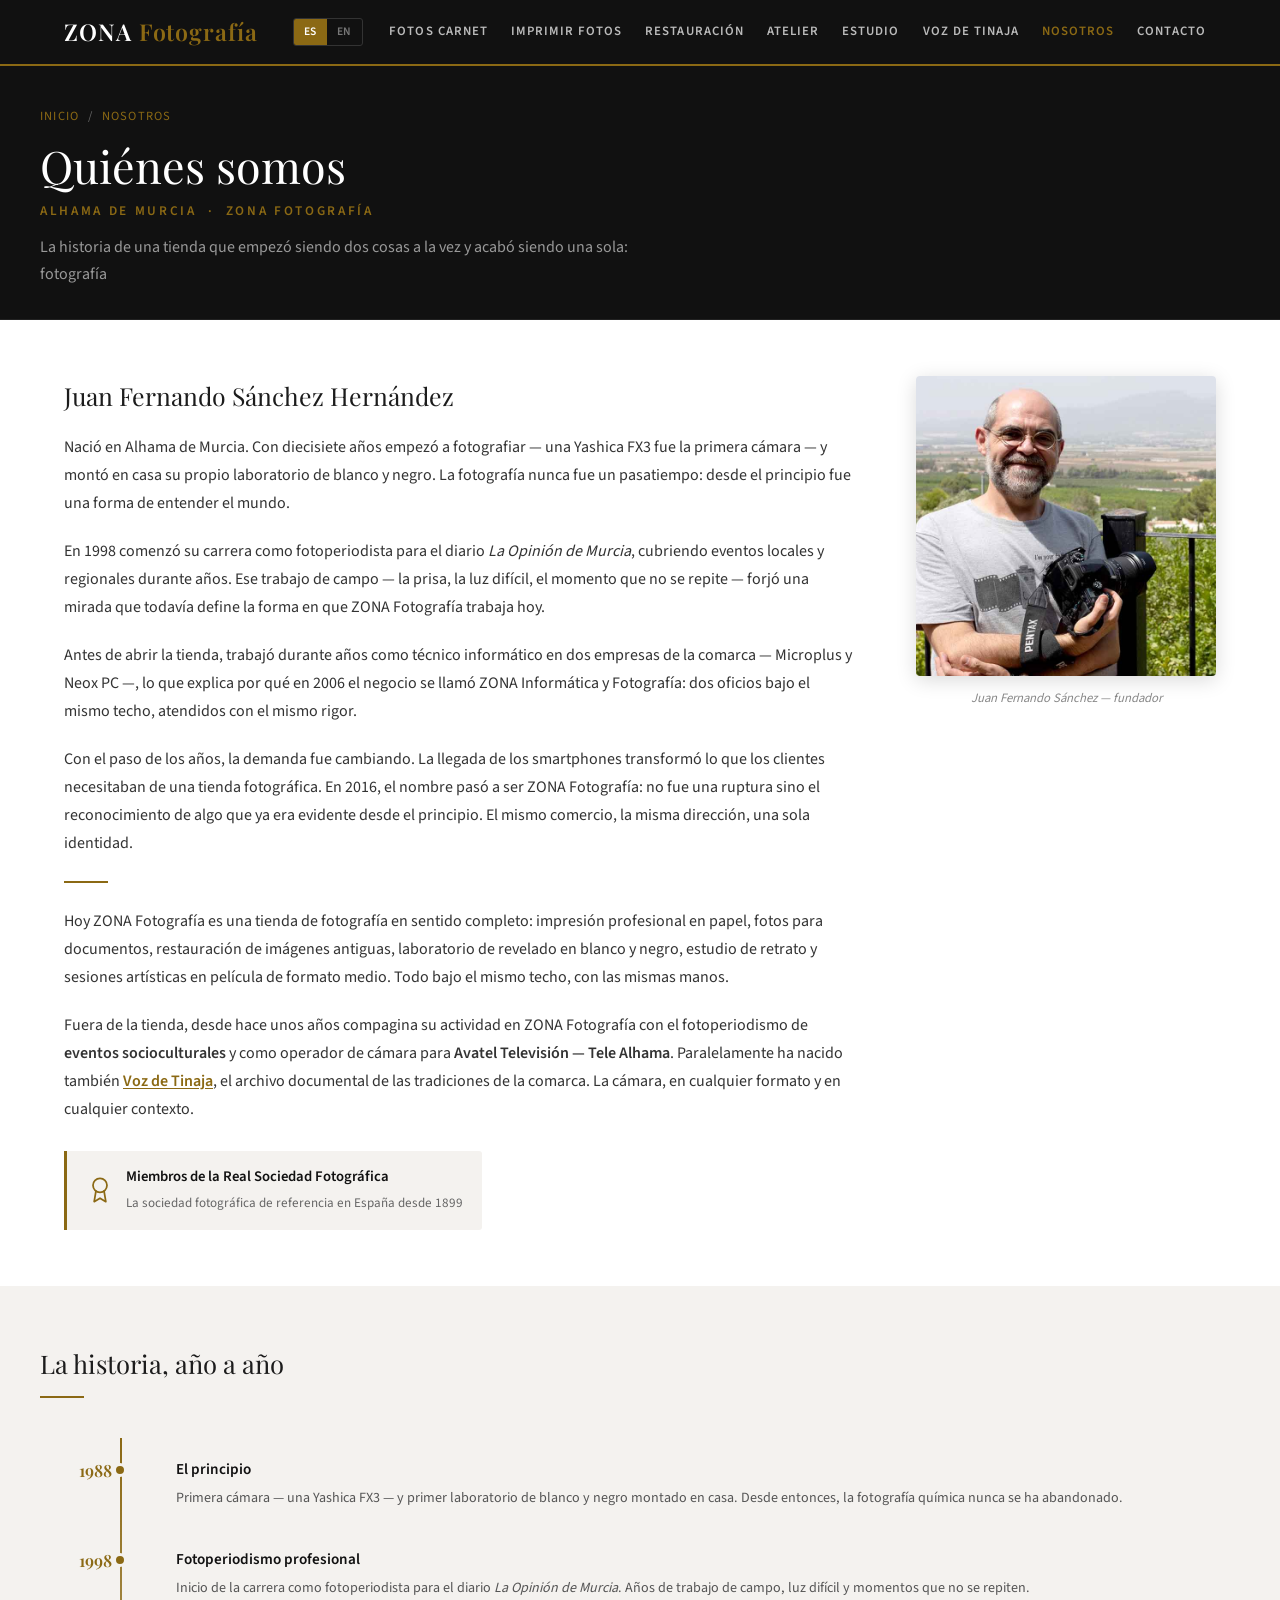
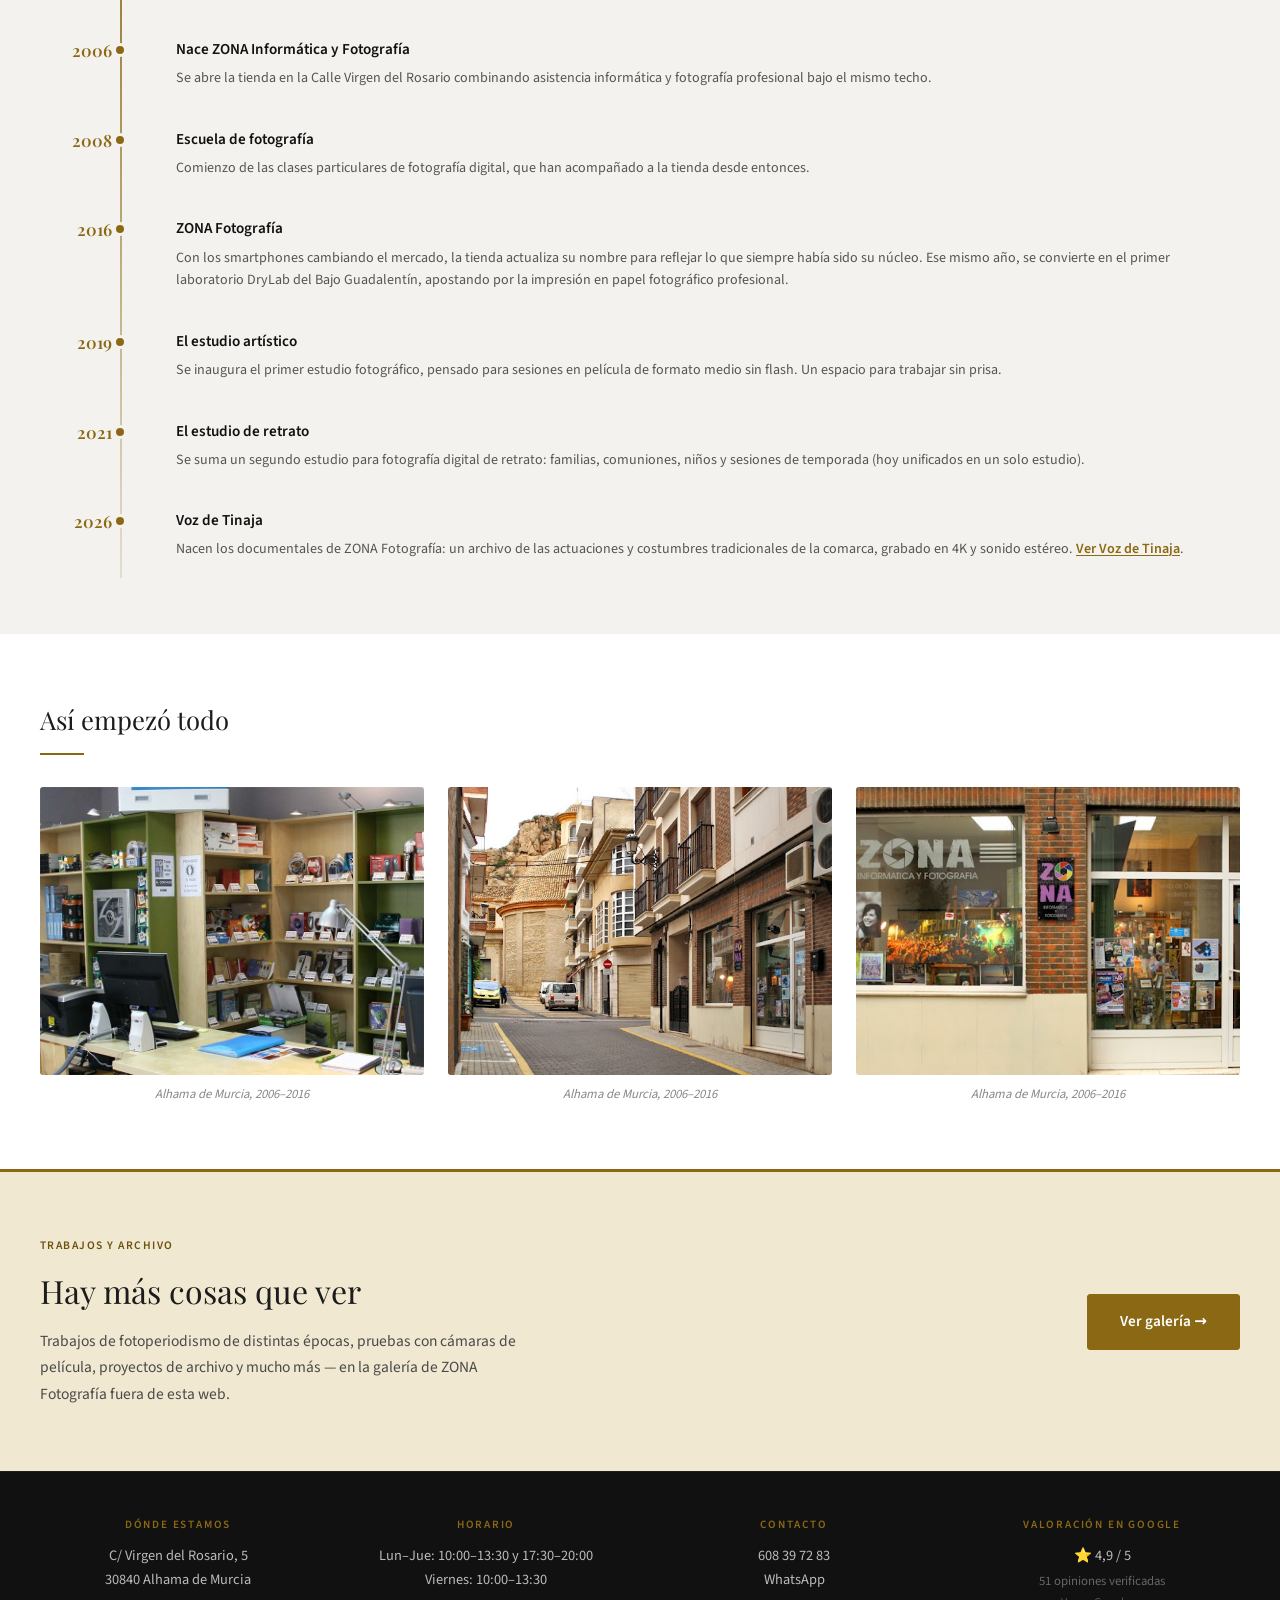
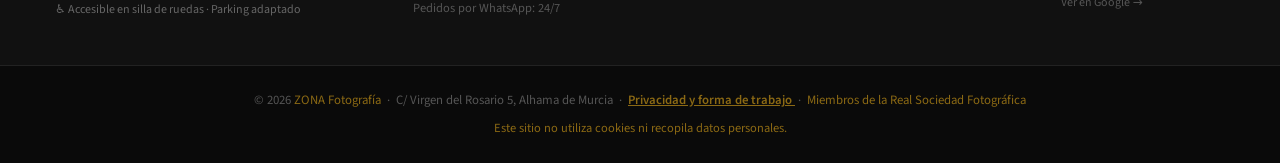
<file: nosotros.html>
<!DOCTYPE html>
<html lang="es">
<head>
  <meta charset="UTF-8">
  <meta name="viewport" content="width=device-width, initial-scale=1.0">
  <title>Quiénes somos | ZONA Fotografía — Alhama de Murcia desde 2006</title>
  <meta name="description" content="Juan Fernando Sánchez, fotógrafo e impresor en Alhama de Murcia desde 1988. La historia de ZONA Fotografía: laboratorio, estudio y tienda desde 2006.">
  <link rel="canonical" href="https://zonafotografia.com/nosotros.html">

  <meta property="og:title" content="Quiénes somos | ZONA Fotografía, Alhama de Murcia">
  <meta property="og:description" content="Juan Fernando Sánchez, fotógrafo e impresor en Alhama de Murcia. La historia de ZONA Fotografía desde 2006.">
  <meta property="og:url" content="https://zonafotografia.com/nosotros.html">
  <meta property="og:type" content="website">
  <meta property="og:image" content="https://zonafotografia.com/Nosotros/Juan Fernando.jpg">

  <link rel="icon" href="favicon.svg" type="image/svg+xml">
  <link rel="stylesheet" href="fonts.css">

  <style>
    /* ============================================================
       VARIABLES Y RESET
    ============================================================ */
    *, *::before, *::after { box-sizing: border-box; margin: 0; padding: 0; }

    :root {
      --negro:      #111111;
      --texto:      #1C1C1C;
      --gris-fondo: #F4F2EF;
      --gris-medio: #888888;
      --acento:     #8B6914;
      --acento-cl:  #F0E8D0;
      --blanco:     #FFFFFF;
      --max-w:      1200px;
    }

    html { scroll-behavior: smooth; }

    body {
      font-family: 'Source Sans 3', system-ui, sans-serif;
      font-weight: 400;
      color: var(--texto);
      background: var(--blanco);
      line-height: 1.65;
    }

    img { display: block; max-width: 100%; height: auto; }
    a   { color: inherit; text-decoration: none; }

    /* ============================================================
       CABECERA
    ============================================================ */
    header {
      background: var(--negro);
      position: sticky;
      top: 0;
      z-index: 100;
      border-bottom: 2px solid var(--acento);
    }

    .header-inner {
      max-width: var(--max-w);
      margin: 0 auto;
      padding: 0 1.5rem;
      display: flex;
      align-items: center;
      justify-content: space-between;
      height: 64px;
      gap: 1rem;
    }

    .logo {
      font-family: 'Playfair Display', Georgia, serif;
      font-size: 1.45rem;
      font-weight: 600;
      color: var(--blanco);
      letter-spacing: 0.04em;
      white-space: nowrap;
      flex-shrink: 0;
    }
    .logo span { color: var(--acento); }

    .header-right { display: flex; align-items: center; gap: 1rem; }

    .lang-toggle {
      display: flex;
      border: 1px solid #333;
      border-radius: 3px;
      overflow: hidden;
      flex-shrink: 0;
    }

    .lang-btn {
      background: transparent;
      border: none;
      color: #777;
      font-family: 'Source Sans 3', sans-serif;
      font-size: 0.72rem;
      font-weight: 700;
      letter-spacing: 0.08em;
      padding: 0.3rem 0.6rem;
      cursor: pointer;
      transition: all 0.2s;
    }
    .lang-btn.active { background: var(--acento); color: #fff; }
    .lang-btn:hover:not(.active) { background: rgba(255,255,255,0.08); color: #ccc; }

    nav { display: flex; gap: 0.15rem; flex-wrap: wrap; }
    .nav-toggle { display: none; flex-direction: column; justify-content: center; gap: 5px; width: 42px; height: 36px; padding: 0 9px; background: transparent; border: 1px solid #333; border-radius: 3px; cursor: pointer; }
    .nav-toggle span { display: block; height: 2px; width: 100%; background: #ccc; border-radius: 2px; transition: transform 0.25s, opacity 0.25s; }
    .nav-toggle[aria-expanded="true"] span:nth-child(1) { transform: translateY(7px) rotate(45deg); }
    .nav-toggle[aria-expanded="true"] span:nth-child(2) { opacity: 0; }
    .nav-toggle[aria-expanded="true"] span:nth-child(3) { transform: translateY(-7px) rotate(-45deg); }

    nav a {
      color: #bbbbbb;
      font-size: 0.80rem;
      font-weight: 600;
      text-transform: uppercase;
      letter-spacing: 0.08em;
      padding: 0.4rem 0.65rem;
      border-radius: 3px;
      transition: color 0.2s, background 0.2s;
    }
    nav a:hover { color: var(--blanco); background: rgba(255,255,255,0.09); }
    nav a[aria-current="page"] { color: var(--acento); }

    /* ============================================================
       CABECERA DE PÁGINA
    ============================================================ */
    .page-header {
      background: var(--negro);
      border-bottom: 1px solid #222;
      padding: 2.5rem 1.5rem 2rem;
    }

    .page-header-inner { max-width: var(--max-w); margin: 0 auto; }

    .breadcrumb {
      font-size: 0.78rem;
      color: #666;
      text-transform: uppercase;
      letter-spacing: 0.1em;
      margin-bottom: 0.75rem;
    }
    .breadcrumb a { color: #666; transition: color 0.2s; }
    .breadcrumb a:hover { color: #999; }
    .breadcrumb span { color: var(--acento); }

    .page-header h1 {
      font-family: 'Playfair Display', Georgia, serif;
      font-size: clamp(1.8rem, 3.5vw, 2.8rem);
      font-weight: 400;
      color: var(--blanco);
      line-height: 1.2;
      max-width: 700px;
    }

    .page-header .page-geo {
      margin-top: 0.5rem;
      font-family: 'Source Sans 3', system-ui, sans-serif;
      font-size: 0.83rem;
      font-weight: 700;
      text-transform: uppercase;
      letter-spacing: 0.2em;
      color: var(--acento);
    }

    .page-header .subtitulo {
      margin-top: 0.75rem;
      color: #999;
      font-size: 1rem;
      max-width: 620px;
    }

    /* ============================================================
       BIO PRINCIPAL
    ============================================================ */
    .contenido {
      max-width: var(--max-w);
      margin: 0 auto;
      padding: 3.5rem 1.5rem;
      display: grid;
      grid-template-columns: 1fr 300px;
      gap: 4rem;
      align-items: start;
    }

    .texto-principal h2 {
      font-family: 'Playfair Display', Georgia, serif;
      font-size: 1.55rem;
      font-weight: 400;
      margin-bottom: 1rem;
    }

    .texto-principal p {
      font-size: 1rem;
      line-height: 1.75;
      color: #333;
      margin-bottom: 1.25rem;
    }

    .separador {
      width: 44px;
      height: 2px;
      background: var(--acento);
      margin: 1.5rem 0;
    }

    .rsf-badge {
      display: inline-flex;
      align-items: center;
      gap: 0.75rem;
      background: var(--gris-fondo);
      border-left: 3px solid var(--acento);
      padding: 0.9rem 1.2rem;
      margin-top: 0.5rem;
      font-size: 0.88rem;
      color: #444;
      border-radius: 0 3px 3px 0;
    }
    .rsf-badge strong { color: var(--negro); display: block; margin-bottom: 0.15rem; font-size: 0.92rem; }

    /* Foto Juan Fernando */
    .lateral {
      position: sticky;
      top: 84px;
    }

    .lateral img {
      width: 100%;
      border-radius: 4px;
      box-shadow: 0 4px 20px rgba(0,0,0,0.15);
    }

    .lateral-caption {
      font-size: 0.80rem;
      color: var(--gris-medio);
      text-align: center;
      margin-top: 0.75rem;
      font-style: italic;
    }

    /* ============================================================
       LÍNEA DE TIEMPO
    ============================================================ */
    .timeline-seccion {
      background: var(--gris-fondo);
      padding: 3.5rem 1.5rem;
    }

    .timeline-inner { max-width: var(--max-w); margin: 0 auto; }

    .timeline-inner h2 {
      font-family: 'Playfair Display', Georgia, serif;
      font-size: 1.6rem;
      font-weight: 400;
      margin-bottom: 0.5rem;
    }

    .sep { width: 44px; height: 2px; background: var(--acento); margin: 0.75rem 0 2.5rem; }

    .timeline {
      position: relative;
      display: flex;
      flex-direction: column;
      gap: 0;
    }

    .timeline::before {
      content: '';
      position: absolute;
      left: 80px;
      top: 0;
      bottom: 0;
      width: 2px;
      background: linear-gradient(to bottom, var(--acento), rgba(139,105,20,0.15));
    }

    .tl-item {
      display: grid;
      grid-template-columns: 80px 1fr;
      gap: 0 2rem;
      padding: 1.1rem 0;
      position: relative;
    }

    .tl-item::before {
      content: '';
      position: absolute;
      left: 73px;
      top: 1.6rem;
      width: 14px;
      height: 14px;
      border-radius: 50%;
      background: var(--acento);
      border: 3px solid var(--gris-fondo);
      z-index: 1;
    }

    .tl-year {
      font-family: 'Playfair Display', Georgia, serif;
      font-size: 1.05rem;
      font-weight: 600;
      color: var(--acento);
      line-height: 1.9;
      text-align: right;
      padding-right: 0.5rem;
    }

    .tl-texto {
      padding-left: 1.5rem;
    }

    .tl-titulo {
      font-weight: 600;
      font-size: 0.95rem;
      color: var(--negro);
      display: block;
      margin-bottom: 0.2rem;
      line-height: 1.9;
    }

    .texto-principal p a,
    .tl-desc a {
      color: var(--acento);
      font-weight: 600;
      text-decoration: underline;
      text-underline-offset: 2px;
    }
    .texto-principal p a:hover,
    .tl-desc a:hover { color: var(--negro); }

    .tl-desc {
      font-size: 0.88rem;
      color: #555;
      line-height: 1.6;
    }

    /* ============================================================
       FOTOS HISTÓRICAS
    ============================================================ */
    .historicas {
      padding: 4rem 1.5rem;
    }

    .historicas-inner { max-width: var(--max-w); margin: 0 auto; }

    .historicas h2 {
      font-family: 'Playfair Display', Georgia, serif;
      font-size: 1.6rem;
      font-weight: 400;
      margin-bottom: 0.5rem;
    }

    .historicas .sep { margin-bottom: 2rem; }

    .historicas-grid {
      display: grid;
      grid-template-columns: repeat(3, 1fr);
      gap: 1.5rem;
    }

    .historica-item img {
      width: 100%;
      border-radius: 3px;
      aspect-ratio: 4 / 3;
      object-fit: cover;
      display: block;
    }

    .historica-caption {
      font-size: 0.80rem;
      color: var(--gris-medio);
      margin-top: 0.6rem;
      font-style: italic;
      text-align: center;
    }

    /* ============================================================
       GALERÍA EXTERNA
    ============================================================ */
    .galeria-bloque {
      background: var(--acento-cl);
      color: var(--texto);
      border-top: 3px solid var(--acento);
      padding: 4rem 1.5rem;
    }

    .galeria-inner {
      max-width: var(--max-w);
      margin: 0 auto;
      display: grid;
      grid-template-columns: 1fr auto;
      gap: 3rem;
      align-items: center;
    }

    .galeria-texto p.etiqueta {
      font-size: 0.72rem;
      text-transform: uppercase;
      letter-spacing: 0.13em;
      color: #6B5010;
      margin-bottom: 0.9rem;
      font-weight: 700;
    }

    .galeria-texto h2 {
      font-family: 'Playfair Display', Georgia, serif;
      font-size: clamp(1.4rem, 2.5vw, 2rem);
      font-weight: 400;
      line-height: 1.3;
      margin-bottom: 1rem;
    }

    .galeria-texto p {
      font-size: 0.97rem;
      color: #4a4a4a;
      line-height: 1.7;
      max-width: 60ch;
    }

    .btn-galeria {
      display: inline-flex;
      align-items: center;
      gap: 0.6rem;
      border: 1px solid var(--acento);
      background: var(--acento);
      color: var(--blanco);
      font-weight: 600;
      font-size: 0.95rem;
      padding: 0.9rem 2rem;
      border-radius: 3px;
      transition: all 0.2s;
      white-space: nowrap;
    }
    .btn-galeria:hover { background: var(--negro); border-color: var(--negro); color: var(--blanco); }

    /* ============================================================
       BARRA DE DATOS
    ============================================================ */
    .barra-datos {
      background: var(--negro);
      color: #bbbbbb;
      padding: 2.75rem 1.5rem;
      border-top: 1px solid #1e1e1e;
    }

    .barra-datos-inner {
      max-width: var(--max-w);
      margin: 0 auto;
      display: grid;
      grid-template-columns: repeat(auto-fit, minmax(190px, 1fr));
      gap: 2rem;
      text-align: center;
    }

    .dato h4 {
      font-size: 0.70rem;
      text-transform: uppercase;
      letter-spacing: 0.16em;
      color: var(--acento);
      margin-bottom: 0.6rem;
      font-weight: 600;
    }
    .dato p  { font-size: 0.90rem; line-height: 1.65; }
    .dato a  { color: #bbbbbb; transition: color 0.2s; }
    .dato a:hover { color: var(--blanco); }
    .badge-accesible { display: inline-block; margin-top: 0.5rem; font-size: 0.75rem; color: #666; }

    /* ============================================================
       FOOTER
    ============================================================ */
    footer {
      background: #0a0a0a;
      border-top: 1px solid #222;
      text-align: center;
      padding: 1.5rem;
      font-size: 0.80rem;
      color: #555;
    }
    footer span { color: var(--acento); }
    footer a { color: #555; transition: color 0.2s; }
    footer a:hover { color: var(--acento); }

    /* ============================================================
       RESPONSIVE
    ============================================================ */
    @media (max-width: 1180px) and (min-width: 1025px) {
      .logo { font-size: 1.25rem; }
      nav a { font-size: 0.72rem; letter-spacing: 0.04em; padding: 0.4rem 0.4rem; }
    }

    @media (max-width: 1024px) {
      .header-inner { height: 64px; padding: 0 1rem; }
      .header-right { gap: 0.6rem; }
      .nav-toggle { display: flex; }
      nav {
        display: none;
        position: absolute;
        top: 64px;
        left: 0;
        right: 0;
        flex-direction: column;
        gap: 0.15rem;
        background: var(--negro);
        border-bottom: 2px solid var(--acento);
        padding: 0.5rem 1rem 1rem;
        box-shadow: 0 8px 16px rgba(0,0,0,0.25);
      }
      nav.abierto { display: flex; }
      nav a { padding: 0.75rem 0.65rem; font-size: 0.95rem; border-radius: 4px; }
      .contenido { grid-template-columns: 1fr; gap: 2rem; }
      .lateral { position: static; max-width: 280px; margin: 0 auto; }
      .timeline::before { left: 60px; }
      .tl-item { grid-template-columns: 60px 1fr; }
      .tl-item::before { left: 53px; }
      .historicas-grid { grid-template-columns: 1fr 1fr; }
      .galeria-inner { grid-template-columns: 1fr; }
    }

    @media (max-width: 540px) {
      .historicas-grid { grid-template-columns: 1fr; }
    }
  </style>

  <!-- Schema JSON-LD -->
  <script type="application/ld+json">
  {
    "@context": "https://schema.org",
    "@type": "PhotographyBusiness",
    "name": "ZONA Fotografía",
    "image": "https://zonafotografia.com/Nosotros/Juan Fernando.jpg",
    "address": {
      "@type": "PostalAddress",
      "streetAddress": "C/ Virgen del Rosario, 5, Bajos 1 y 2",
      "addressLocality": "Alhama de Murcia",
      "addressRegion": "Murcia",
      "postalCode": "30840",
      "addressCountry": "ES"
    },
    "telephone": "+34608397283",
    "url": "https://zonafotografia.com/nosotros.html",
    "foundingDate": "2006",
    "founder": {
      "@type": "Person",
      "name": "Juan Fernando Sánchez Hernández"
    },
    "description": "Estudio fotográfico en Alhama de Murcia desde 2006. Fotografía profesional, laboratorio DryLab y miembros de la Real Sociedad Fotográfica. Propietario: Juan Fernando Sánchez Hernández.",
    "memberOf": {
      "@type": "Organization",
      "name": "Real Sociedad Fotográfica"
    }
  }
  </script>
</head>
<body>

  <!-- CABECERA ================================================= -->
  <header>
    <div class="header-inner">
      <a href="index.html" class="logo" aria-label="ZONA Fotografía — Inicio">
        ZONA <span>Fotografía</span>
      </a>
      <div class="header-right">
        <div class="lang-toggle" role="group" aria-label="Idioma / Language">
          <button class="lang-btn active" id="btn-es" onclick="setLang('es')" aria-pressed="true">ES</button>
          <button class="lang-btn"        id="btn-en" onclick="setLang('en')" aria-pressed="false">EN</button>
        </div>
        <button class="nav-toggle" id="nav-toggle" aria-label="Abrir menú" aria-expanded="false" aria-controls="nav-principal" onclick="toggleNav()">
          <span></span><span></span><span></span>
        </button>
        <nav id="nav-principal" aria-label="Navegación principal">
          <a href="fotos-carnet.html">
            <span data-lang="es">Fotos Carnet</span>
            <span data-lang="en" hidden>ID Photos</span>
          </a>
          <a href="imprimir-fotos.html">
            <span data-lang="es">Imprimir Fotos</span>
            <span data-lang="en" hidden>Print Photos</span>
          </a>
          <a href="restauracion-fotos.html">
            <span data-lang="es">Restauración</span>
            <span data-lang="en" hidden>Restoration</span>
          </a>
          <a href="atelier.html">Atelier</a>
          <a href="estudio.html">
            <span data-lang="es">Estudio</span>
            <span data-lang="en" hidden>Studio</span>
          </a>
          <a href="voz-de-tinaja.html">Voz de Tinaja</a>
          <a href="nosotros.html" aria-current="page">
            <span data-lang="es">Nosotros</span>
            <span data-lang="en" hidden>About Us</span>
          </a>
          <a href="contacto.html">
            <span data-lang="es">Contacto</span>
            <span data-lang="en" hidden>Contact</span>
          </a>
        </nav>
      </div>
    </div>
  </header>

  <!-- CABECERA DE PÁGINA ======================================= -->
  <div class="page-header">
    <div class="page-header-inner">
      <p class="breadcrumb">
        <a href="index.html">
          <span data-lang="es">Inicio</span>
          <span data-lang="en" hidden>Home</span>
        </a>
        &nbsp;/&nbsp;
        <span>
          <span data-lang="es">Nosotros</span>
          <span data-lang="en" hidden>About us</span>
        </span>
      </p>
      <h1>
        <span data-lang="es">Quiénes somos</span>
        <span data-lang="en" hidden>About us</span>
      </h1>
      <p class="page-geo">Alhama de Murcia &nbsp;&middot;&nbsp; ZONA Fotografía</p>
      <p class="subtitulo">
        <span data-lang="es">La historia de una tienda que empezó siendo dos cosas a la vez y acabó siendo una sola: fotografía</span>
        <span data-lang="en" hidden>The story of a shop that started as two things at once and ended up as one: photography</span>
      </p>
    </div>
  </div>

  <!-- BIO PRINCIPAL ============================================ -->
  <main>
    <div class="contenido">

      <div class="texto-principal">

        <h2>
          <span data-lang="es">Juan Fernando Sánchez Hernández</span>
          <span data-lang="en" hidden>Juan Fernando Sánchez Hernández</span>
        </h2>

        <p>
          <span data-lang="es">Nació en Alhama de Murcia. Con diecisiete años empezó a fotografiar — una Yashica FX3 fue la primera cámara — y montó en casa su propio laboratorio de blanco y negro. La fotografía nunca fue un pasatiempo: desde el principio fue una forma de entender el mundo.</span>
          <span data-lang="en" hidden>He was born in Alhama de Murcia. At seventeen he began to photograph — a Yashica FX3 was the first camera — and set up his own black-and-white darkroom at home. Photography was never a hobby: from the beginning it was a way of understanding the world.</span>
        </p>

        <p>
          <span data-lang="es">En 1998 comenzó su carrera como fotoperiodista para el diario <em>La Opinión de Murcia</em>, cubriendo eventos locales y regionales durante años. Ese trabajo de campo — la prisa, la luz difícil, el momento que no se repite — forjó una mirada que todavía define la forma en que ZONA Fotografía trabaja hoy.</span>
          <span data-lang="en" hidden>In 1998 he began his career as a photojournalist for the newspaper <em>La Opinión de Murcia</em>, covering local and regional events for years. That fieldwork — the rush, the difficult light, the unrepeatable moment — shaped a way of seeing that still defines how ZONA Fotografía works today.</span>
        </p>

        <p>
          <span data-lang="es">Antes de abrir la tienda, trabajó durante años como técnico informático en dos empresas de la comarca — Microplus y Neox PC —, lo que explica por qué en 2006 el negocio se llamó ZONA Informática y Fotografía: dos oficios bajo el mismo techo, atendidos con el mismo rigor.</span>
          <span data-lang="en" hidden>Before opening the shop, he worked for years as an IT technician at two local companies — Microplus and Neox PC —, which explains why in 2006 the business was called ZONA Informática y Fotografía: two trades under the same roof, approached with the same standards.</span>
        </p>

        <p>
          <span data-lang="es">Con el paso de los años, la demanda fue cambiando. La llegada de los smartphones transformó lo que los clientes necesitaban de una tienda fotográfica. En 2016, el nombre pasó a ser ZONA Fotografía: no fue una ruptura sino el reconocimiento de algo que ya era evidente desde el principio. El mismo comercio, la misma dirección, una sola identidad.</span>
          <span data-lang="en" hidden>Over the years, demand shifted. The arrival of smartphones transformed what clients needed from a photography shop. In 2016, the name became ZONA Fotografía: not a break, but the acknowledgement of something that had been evident from the beginning. The same business, the same address, one single identity.</span>
        </p>

        <div class="separador" aria-hidden="true"></div>

        <p>
          <span data-lang="es">Hoy ZONA Fotografía es una tienda de fotografía en sentido completo: impresión profesional en papel, fotos para documentos, restauración de imágenes antiguas, laboratorio de revelado en blanco y negro, estudio de retrato y sesiones artísticas en película de formato medio. Todo bajo el mismo techo, con las mismas manos.</span>
          <span data-lang="en" hidden>Today ZONA Fotografía is a photography shop in the full sense: professional paper printing, ID photos, restoration of old images, black-and-white darkroom, portrait studio and artistic sessions on medium format film. All under the same roof, with the same hands.</span>
        </p>

        <p>
          <span data-lang="es">Fuera de la tienda, desde hace unos años compagina su actividad en ZONA Fotografía con el fotoperiodismo de <strong>eventos socioculturales</strong> y como operador de cámara para <strong>Avatel Televisión — Tele Alhama</strong>. Paralelamente ha nacido también <a href="voz-de-tinaja.html"><strong>Voz de Tinaja</strong></a>, el archivo documental de las tradiciones de la comarca. La cámara, en cualquier formato y en cualquier contexto.</span>
          <span data-lang="en" hidden>Beyond the shop, for some years now he has combined his work at ZONA Fotografía with photojournalism at <strong>social and cultural events</strong> and as a camera operator for <strong>Avatel Televisión — Tele Alhama</strong>. In parallel, <a href="voz-de-tinaja.html"><strong>Voz de Tinaja</strong></a>, our documentary archive of the region's traditions, has also come into being. The camera, in any format and any context.</span>
        </p>

        <div class="rsf-badge" role="note">
          <svg xmlns="http://www.w3.org/2000/svg" width="28" height="28" viewBox="0 0 24 24" fill="none" stroke="#8B6914" stroke-width="1.5" stroke-linecap="round" stroke-linejoin="round" aria-hidden="true"><circle cx="12" cy="8" r="6"/><path d="M15.477 12.89 17 22l-5-3-5 3 1.523-9.11"/></svg>
          <div>
            <strong>
              <span data-lang="es">Miembros de la Real Sociedad Fotográfica</span>
              <span data-lang="en" hidden>Members of the Royal Photographic Society of Spain</span>
            </strong>
            <span data-lang="es" style="font-size:0.82rem; color:#666">La sociedad fotográfica de referencia en España desde 1899</span>
            <span data-lang="en" hidden style="font-size:0.82rem; color:#666">Spain's leading photographic society since 1899</span>
          </div>
        </div>

      </div>

      <!-- FOTO JUAN FERNANDO ----------------------------------- -->
      <aside class="lateral" aria-label="Fotografía de Juan Fernando Sánchez">
        <img
          src="Nosotros/Juan Fernando.jpg"
          alt="Juan Fernando Sánchez Hernández — fotógrafo e impresor, fundador de ZONA Fotografía en Alhama de Murcia"
          width="480" height="640">
        <p class="lateral-caption">
          <span data-lang="es">Juan Fernando Sánchez &mdash; fundador</span>
          <span data-lang="en" hidden>Juan Fernando Sánchez &mdash; founder</span>
        </p>
      </aside>

    </div>

    <!-- LÍNEA DE TIEMPO ======================================= -->
    <section class="timeline-seccion" aria-labelledby="tit-timeline">
      <div class="timeline-inner">

        <h2 id="tit-timeline">
          <span data-lang="es">La historia, año a año</span>
          <span data-lang="en" hidden>The history, year by year</span>
        </h2>
        <div class="sep" aria-hidden="true"></div>

        <div class="timeline" role="list">

          <div class="tl-item" role="listitem">
            <div class="tl-year">1988</div>
            <div class="tl-texto">
              <span class="tl-titulo">
                <span data-lang="es">El principio</span>
                <span data-lang="en" hidden>The beginning</span>
              </span>
              <p class="tl-desc">
                <span data-lang="es">Primera cámara — una Yashica FX3 — y primer laboratorio de blanco y negro montado en casa. Desde entonces, la fotografía química nunca se ha abandonado.</span>
                <span data-lang="en" hidden>First camera — a Yashica FX3 — and the first black-and-white darkroom set up at home. From then on, film photography was never abandoned.</span>
              </p>
            </div>
          </div>

          <div class="tl-item" role="listitem">
            <div class="tl-year">1998</div>
            <div class="tl-texto">
              <span class="tl-titulo">
                <span data-lang="es">Fotoperiodismo profesional</span>
                <span data-lang="en" hidden>Professional photojournalism</span>
              </span>
              <p class="tl-desc">
                <span data-lang="es">Inicio de la carrera como fotoperiodista para el diario <em>La Opinión de Murcia</em>. Años de trabajo de campo, luz difícil y momentos que no se repiten.</span>
                <span data-lang="en" hidden>Start of a career as photojournalist for <em>La Opinión de Murcia</em>. Years of fieldwork, difficult light and moments that do not repeat.</span>
              </p>
            </div>
          </div>

          <div class="tl-item" role="listitem">
            <div class="tl-year">2006</div>
            <div class="tl-texto">
              <span class="tl-titulo">
                <span data-lang="es">Nace ZONA Informática y Fotografía</span>
                <span data-lang="en" hidden>ZONA Informática y Fotografía opens</span>
              </span>
              <p class="tl-desc">
                <span data-lang="es">Se abre la tienda en la Calle Virgen del Rosario combinando asistencia informática y fotografía profesional bajo el mismo techo.</span>
                <span data-lang="en" hidden>The shop opens on Calle Virgen del Rosario combining IT support and professional photography under the same roof.</span>
              </p>
            </div>
          </div>

          <div class="tl-item" role="listitem">
            <div class="tl-year">2008</div>
            <div class="tl-texto">
              <span class="tl-titulo">
                <span data-lang="es">Escuela de fotografía</span>
                <span data-lang="en" hidden>Photography school</span>
              </span>
              <p class="tl-desc">
                <span data-lang="es">Comienzo de las clases particulares de fotografía digital, que han acompañado a la tienda desde entonces.</span>
                <span data-lang="en" hidden>Private digital photography classes begin, a service that has been part of the shop ever since.</span>
              </p>
            </div>
          </div>

          <div class="tl-item" role="listitem">
            <div class="tl-year">2016</div>
            <div class="tl-texto">
              <span class="tl-titulo">
                <span data-lang="es">ZONA Fotografía</span>
                <span data-lang="en" hidden>ZONA Fotografía</span>
              </span>
              <p class="tl-desc">
                <span data-lang="es">Con los smartphones cambiando el mercado, la tienda actualiza su nombre para reflejar lo que siempre había sido su núcleo. Ese mismo año, se convierte en el primer laboratorio DryLab del Bajo Guadalentín, apostando por la impresión en papel fotográfico profesional.</span>
                <span data-lang="en" hidden>With smartphones reshaping the market, the shop updates its name to reflect what had always been its core. That same year it becomes the first DryLab photographic laboratory in the Bajo Guadalentín region, investing in professional photographic paper printing.</span>
              </p>
            </div>
          </div>

          <div class="tl-item" role="listitem">
            <div class="tl-year">2019</div>
            <div class="tl-texto">
              <span class="tl-titulo">
                <span data-lang="es">El estudio artístico</span>
                <span data-lang="en" hidden>The artistic studio</span>
              </span>
              <p class="tl-desc">
                <span data-lang="es">Se inaugura el primer estudio fotográfico, pensado para sesiones en película de formato medio sin flash. Un espacio para trabajar sin prisa.</span>
                <span data-lang="en" hidden>The first photography studio opens, designed for medium format film sessions without flash. A space to work without rush.</span>
              </p>
            </div>
          </div>

          <div class="tl-item" role="listitem">
            <div class="tl-year">2021</div>
            <div class="tl-texto">
              <span class="tl-titulo">
                <span data-lang="es">El estudio de retrato</span>
                <span data-lang="en" hidden>The portrait studio</span>
              </span>
              <p class="tl-desc">
                <span data-lang="es">Se suma un segundo estudio para fotografía digital de retrato: familias, comuniones, niños y sesiones de temporada (hoy unificados en un solo estudio).</span>
                <span data-lang="en" hidden>A second studio for digital portrait photography is added: families, communions, children and seasonal sessions (today merged into a single studio).</span>
              </p>
            </div>
          </div>

          <div class="tl-item" role="listitem">
            <div class="tl-year">2026</div>
            <div class="tl-texto">
              <span class="tl-titulo">
                <span data-lang="es">Voz de Tinaja</span>
                <span data-lang="en" hidden>Voz de Tinaja</span>
              </span>
              <p class="tl-desc">
                <span data-lang="es">Nacen los documentales de ZONA Fotografía: un archivo de las actuaciones y costumbres tradicionales de la comarca, grabado en 4K y sonido estéreo. <a href="voz-de-tinaja.html">Ver Voz de Tinaja</a>.</span>
                <span data-lang="en" hidden>The documentaries of ZONA Fotografía begin: an archive of the region's traditional performances and customs, recorded in 4K with stereo sound. <a href="voz-de-tinaja.html">See Voz de Tinaja</a>.</span>
              </p>
            </div>
          </div>

        </div>
      </div>
    </section>

    <!-- FOTOS HISTÓRICAS ====================================== -->
    <section class="historicas" aria-labelledby="tit-historicas">
      <div class="historicas-inner">

        <h2 id="tit-historicas">
          <span data-lang="es">Así empezó todo</span>
          <span data-lang="en" hidden>How it all began</span>
        </h2>
        <div class="sep" aria-hidden="true"></div>

        <div class="historicas-grid">
          <figure class="historica-item">
            <img src="Nosotros/Histórica 1.jpg"
                 alt="ZONA Fotografía en sus primeros años — Alhama de Murcia, 2006-2016"
                 width="600" height="450">
            <figcaption class="historica-caption">
              <span data-lang="es">Alhama de Murcia, 2006–2016</span>
              <span data-lang="en" hidden>Alhama de Murcia, 2006–2016</span>
            </figcaption>
          </figure>
          <figure class="historica-item">
            <img src="Nosotros/Histórica 2.jpg"
                 alt="La tienda ZONA Fotografía en sus primeros años — Alhama de Murcia"
                 width="600" height="450">
            <figcaption class="historica-caption">
              <span data-lang="es">Alhama de Murcia, 2006–2016</span>
              <span data-lang="en" hidden>Alhama de Murcia, 2006–2016</span>
            </figcaption>
          </figure>
          <figure class="historica-item">
            <img src="Nosotros/Histórica 3.jpg"
                 alt="Evolución de ZONA Fotografía — Alhama de Murcia, 2006-2016"
                 width="600" height="450">
            <figcaption class="historica-caption">
              <span data-lang="es">Alhama de Murcia, 2006–2016</span>
              <span data-lang="en" hidden>Alhama de Murcia, 2006–2016</span>
            </figcaption>
          </figure>
        </div>

      </div>
    </section>

    <!-- ENLACE A GALERÍA ====================================== -->
    <section class="galeria-bloque" aria-labelledby="tit-galeria">
      <div class="galeria-inner">
        <div class="galeria-texto">
          <p class="etiqueta">
            <span data-lang="es">Trabajos y archivo</span>
            <span data-lang="en" hidden>Portfolio &amp; archive</span>
          </p>
          <h2 id="tit-galeria">
            <span data-lang="es">Hay más cosas que ver</span>
            <span data-lang="en" hidden>There is more to see</span>
          </h2>
          <p>
            <span data-lang="es">Trabajos de fotoperiodismo de distintas épocas, pruebas con cámaras de película, proyectos de archivo y mucho más — en la galería de ZONA Fotografía fuera de esta web.</span>
            <span data-lang="en" hidden>Photojournalism work from different periods, tests with film cameras, archive projects and much more — in the ZONA Fotografía gallery outside this site.</span>
          </p>
        </div>
        <a href="https://zonafotografia.myportfolio.com/conocenos"
           class="btn-galeria"
           target="_blank"
           rel="noopener noreferrer"
           aria-label="Ver galería de trabajos de ZONA Fotografía en Adobe Portfolio">
          <span data-lang="es">Ver galería →</span>
          <span data-lang="en" hidden>View gallery →</span>
        </a>
      </div>
    </section>

  </main>

  <!-- BARRA DE DATOS =========================================== -->
  <aside class="barra-datos" aria-label="Información de contacto y horario">
    <div class="barra-datos-inner">

      <div class="dato">
        <h4>
          <span data-lang="es">Dónde estamos</span>
          <span data-lang="en" hidden>Where we are</span>
        </h4>
        <p>C/ Virgen del Rosario, 5<br>30840 Alhama de Murcia</p>
        <span class="badge-accesible">
          <span data-lang="es">&#9855; Accesible en silla de ruedas &middot; Parking adaptado</span>
          <span data-lang="en" hidden>&#9855; Wheelchair accessible &middot; Adapted parking</span>
        </span>
      </div>

      <div class="dato">
        <h4>
          <span data-lang="es">Horario</span>
          <span data-lang="en" hidden>Opening hours</span>
        </h4>
        <p>
          <span data-lang="es">Lun–Jue: 10:00–13:30 y 17:30–20:00<br>Viernes: 10:00–13:30</span>
          <span data-lang="en" hidden>Mon–Thu: 10:00–13:30 &amp; 17:30–20:00<br>Friday: 10:00–13:30</span>
        </p>
        <p style="margin-top:0.4rem; font-size:0.78rem; color:#555">
          <span data-lang="es">Pedidos por WhatsApp: 24/7</span>
          <span data-lang="en" hidden>WhatsApp orders: 24/7</span>
        </p>
      </div>

      <div class="dato">
        <h4>
          <span data-lang="es">Contacto</span>
          <span data-lang="en" hidden>Contact</span>
        </h4>
        <p>
          <a href="tel:+34608397283">608 39 72 83</a><br>
          <a href="https://wa.me/34608397283" target="_blank" rel="noopener">WhatsApp</a>
        </p>
      </div>

      <div class="dato">
        <h4>
          <span data-lang="es">Valoración en Google</span>
          <span data-lang="en" hidden>Google rating</span>
        </h4>
        <!-- Actualizar ratingValue y reviewCount cuando cambien en Google My Business -->
        <a href="https://www.google.com/maps/search/ZONA+Fotografía+Alhama+de+Murcia"
           target="_blank" rel="noopener noreferrer" style="color:#bbbbbb">
          <p>&#11088; 4,9 / 5</p>
          <p style="font-size:0.80rem; color:#666; margin-top:0.2rem">
            <span data-lang="es">51 opiniones verificadas<br><span style="font-size:0.75rem; color:#555">Ver en Google →</span></span>
            <span data-lang="en" hidden>51 verified reviews<br><span style="font-size:0.75rem; color:#555">See on Google →</span></span>
          </p>
        </a>
      </div>

    </div>
  </aside>

  <!-- FOOTER =================================================== -->
  <footer>
    <p>
      &copy; 2026 <span>ZONA Fotografía</span>
      &nbsp;&middot;&nbsp; C/ Virgen del Rosario 5, Alhama de Murcia
      &nbsp;&middot;&nbsp;
      <a href="privacidad.html" style="color:var(--acento);font-weight:600;text-decoration:underline">
        <span data-lang="es">Privacidad y forma de trabajo</span>
        <span data-lang="en" hidden>Privacy &amp; how we work</span>
      </a>
      &nbsp;&middot;&nbsp;
      <span data-lang="es">Miembros de la Real Sociedad Fotográfica</span>
      <span data-lang="en" hidden>Members of the Royal Photographic Society of Spain</span>
      <br>
      <span style="display:inline-block;margin-top:0.45rem;font-size:0.78rem;color:#666"><span data-lang="es">Este sitio no utiliza cookies ni recopila datos personales.</span><span data-lang="en" hidden>This site uses no cookies and collects no personal data.</span></span>
    </p>
  </footer>

  <!-- SCRIPT DE IDIOMA ========================================= -->
  <script>
    function toggleNav() {
      var nav = document.getElementById('nav-principal');
      var btn = document.getElementById('nav-toggle');
      var abierto = nav.classList.toggle('abierto');
      btn.setAttribute('aria-expanded', abierto ? 'true' : 'false');
      btn.setAttribute('aria-label', abierto ? 'Cerrar menú' : 'Abrir menú');
    }
    function setLang(lang) {
      document.querySelectorAll('[data-lang]').forEach(function(el) {
        el.hidden = (el.dataset.lang !== lang);
      });
      document.getElementById('btn-es').classList.toggle('active', lang === 'es');
      document.getElementById('btn-en').classList.toggle('active', lang === 'en');
      document.getElementById('btn-es').setAttribute('aria-pressed', lang === 'es');
      document.getElementById('btn-en').setAttribute('aria-pressed', lang === 'en');
      document.documentElement.lang = lang;
      localStorage.setItem('zona-lang', lang);
    }

    (function() {
      var saved = localStorage.getItem('zona-lang');
      if (saved && saved !== 'es') setLang(saved);
    })();
  </script>

</body>
</html>
</file>
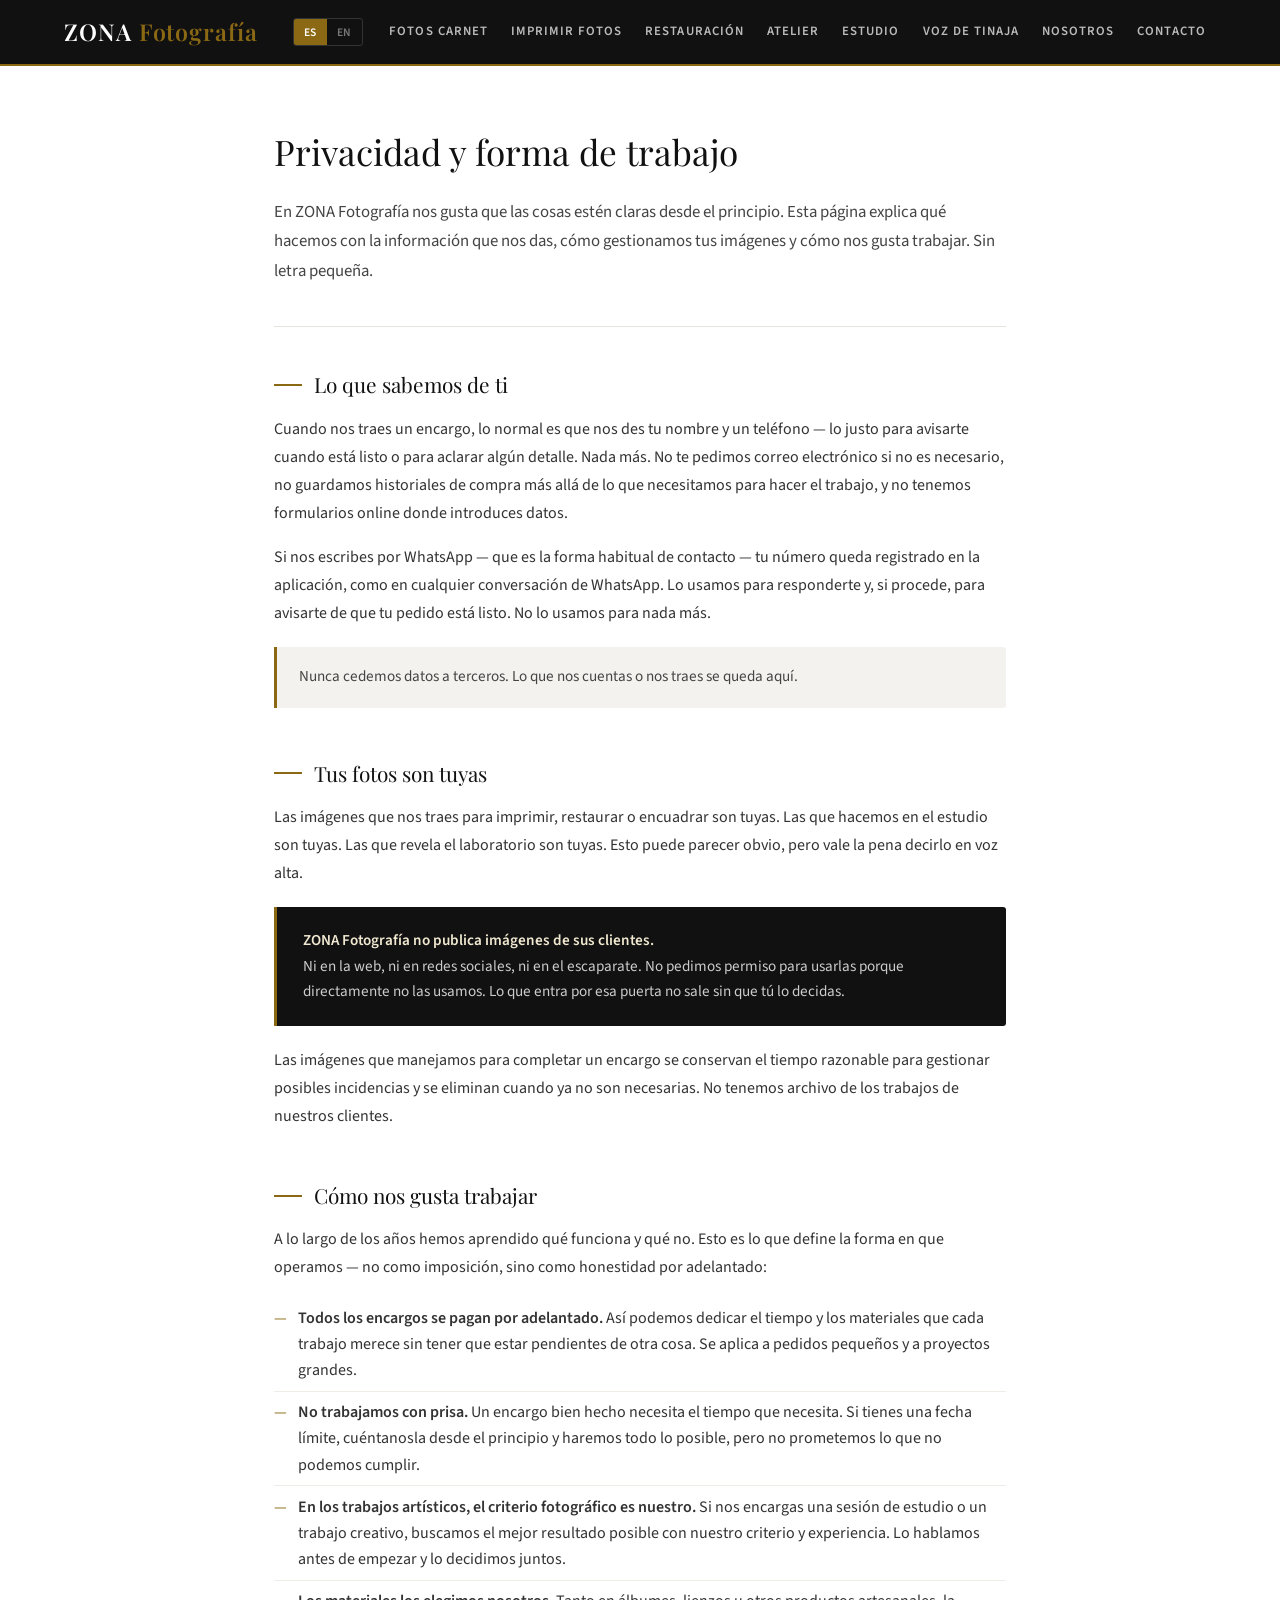
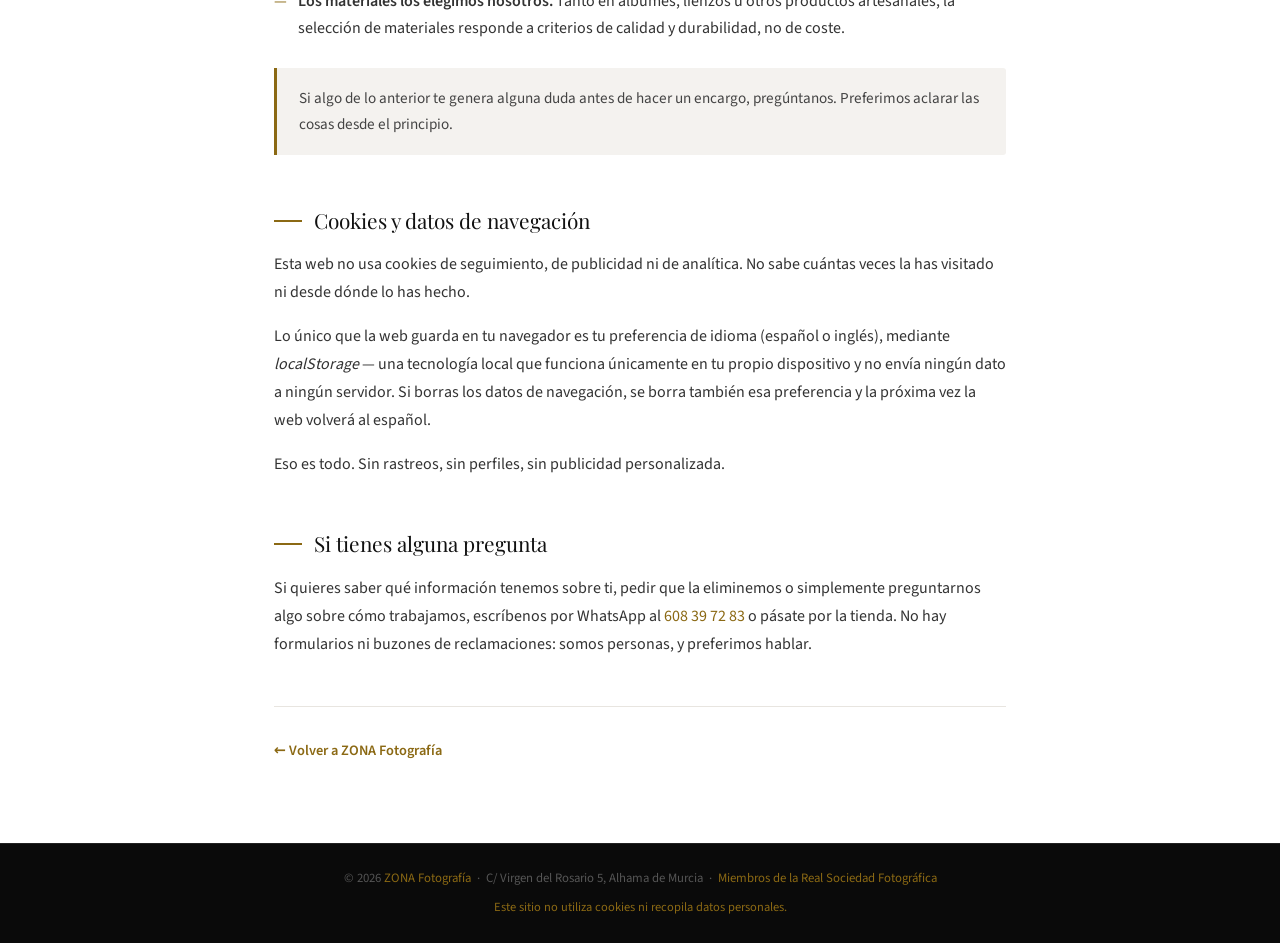
<file: privacidad.html>
<!DOCTYPE html>
<html lang="es">
<head>
  <meta charset="UTF-8">
  <meta name="viewport" content="width=device-width, initial-scale=1.0">
  <title>Privacidad y forma de trabajo | ZONA Fotografía</title>
  <meta name="description" content="Cómo gestionamos tus datos y tus imágenes en ZONA Fotografía. Sin complicaciones: solo usamos lo que necesitamos para hacer bien el trabajo.">
  <link rel="canonical" href="https://zonafotografia.com/privacidad.html">
  <link rel="icon" href="favicon.svg" type="image/svg+xml">
  <link rel="stylesheet" href="fonts.css">

  <style>
    *, *::before, *::after { box-sizing: border-box; margin: 0; padding: 0; }

    :root {
      --negro:      #111111;
      --texto:      #1C1C1C;
      --gris-fondo: #F4F2EF;
      --gris-medio: #888888;
      --acento:     #8B6914;
      --acento-cl:  #F0E8D0;
      --blanco:     #FFFFFF;
      --max-w:      1200px;
      --doc-w:      780px;
    }

    html { scroll-behavior: smooth; }
    body {
      font-family: 'Source Sans 3', system-ui, sans-serif;
      font-weight: 400;
      color: var(--texto);
      background: var(--blanco);
      line-height: 1.7;
    }

    img { display: block; max-width: 100%; height: auto; }
    a   { color: inherit; text-decoration: none; }

    /* ── CABECERA ── */
    header {
      background: var(--negro);
      position: sticky;
      top: 0;
      z-index: 100;
      border-bottom: 2px solid var(--acento);
    }

    .header-inner {
      max-width: var(--max-w);
      margin: 0 auto;
      padding: 0 1.5rem;
      display: flex;
      align-items: center;
      justify-content: space-between;
      height: 64px;
      gap: 1rem;
    }

    .logo {
      font-family: 'Playfair Display', Georgia, serif;
      font-size: 1.45rem;
      font-weight: 600;
      color: var(--blanco);
      letter-spacing: 0.04em;
      white-space: nowrap;
      flex-shrink: 0;
    }
    .logo span { color: var(--acento); }

    .header-right { display: flex; align-items: center; gap: 1rem; }

    .lang-toggle {
      display: flex;
      border: 1px solid #333;
      border-radius: 3px;
      overflow: hidden;
      flex-shrink: 0;
    }

    .lang-btn {
      background: transparent;
      border: none;
      color: #777;
      font-family: 'Source Sans 3', sans-serif;
      font-size: 0.72rem;
      font-weight: 700;
      letter-spacing: 0.08em;
      padding: 0.3rem 0.6rem;
      cursor: pointer;
      transition: all 0.2s;
    }
    .lang-btn.active { background: var(--acento); color: #fff; }
    .lang-btn:hover:not(.active) { background: rgba(255,255,255,0.08); color: #ccc; }

    nav { display: flex; gap: 0.15rem; flex-wrap: wrap; }
    .nav-toggle { display: none; flex-direction: column; justify-content: center; gap: 5px; width: 42px; height: 36px; padding: 0 9px; background: transparent; border: 1px solid #333; border-radius: 3px; cursor: pointer; }
    .nav-toggle span { display: block; height: 2px; width: 100%; background: #ccc; border-radius: 2px; transition: transform 0.25s, opacity 0.25s; }
    .nav-toggle[aria-expanded="true"] span:nth-child(1) { transform: translateY(7px) rotate(45deg); }
    .nav-toggle[aria-expanded="true"] span:nth-child(2) { opacity: 0; }
    .nav-toggle[aria-expanded="true"] span:nth-child(3) { transform: translateY(-7px) rotate(-45deg); }

    nav a {
      color: #bbbbbb;
      font-size: 0.80rem;
      font-weight: 600;
      text-transform: uppercase;
      letter-spacing: 0.08em;
      padding: 0.4rem 0.65rem;
      border-radius: 3px;
      transition: color 0.2s, background 0.2s;
    }
    nav a:hover { color: var(--blanco); background: rgba(255,255,255,0.09); }

    /* ── DOCUMENTO ── */
    .doc-wrapper {
      max-width: var(--doc-w);
      margin: 0 auto;
      padding: 4rem 1.5rem 5rem;
    }

    .doc-intro {
      font-family: 'Playfair Display', Georgia, serif;
      font-size: clamp(1.6rem, 3vw, 2.2rem);
      font-weight: 400;
      color: var(--negro);
      line-height: 1.25;
      margin-bottom: 1.5rem;
    }

    .doc-lead {
      font-size: 1.05rem;
      color: #444;
      margin-bottom: 2.5rem;
      line-height: 1.75;
      border-bottom: 1px solid #e8e5e0;
      padding-bottom: 2.5rem;
    }

    /* ── SECCIONES ── */
    .doc-seccion {
      margin-bottom: 3rem;
    }

    .doc-seccion h2 {
      font-family: 'Playfair Display', Georgia, serif;
      font-size: 1.3rem;
      font-weight: 400;
      color: var(--negro);
      margin-bottom: 0.75rem;
      display: flex;
      align-items: center;
      gap: 0.75rem;
    }

    .doc-seccion h2::before {
      content: '';
      display: inline-block;
      width: 28px;
      height: 2px;
      background: var(--acento);
      flex-shrink: 0;
    }

    .doc-seccion p {
      font-size: 1rem;
      color: #333;
      margin-bottom: 1rem;
      line-height: 1.75;
    }

    .doc-seccion ul {
      list-style: none;
      margin: 0.5rem 0 1rem;
    }

    .doc-seccion ul li {
      font-size: 1rem;
      color: #333;
      padding: 0.45rem 0 0.45rem 1.5rem;
      position: relative;
      line-height: 1.65;
      border-bottom: 1px solid #f0ede8;
    }
    .doc-seccion ul li:last-child { border-bottom: none; }

    .doc-seccion ul li::before {
      content: '—';
      position: absolute;
      left: 0;
      color: var(--acento);
    }

    /* Nota neutra */
    .nota {
      background: var(--gris-fondo);
      border-left: 3px solid var(--acento);
      padding: 1.1rem 1.4rem;
      margin: 1.25rem 0;
      border-radius: 0 3px 3px 0;
      font-size: 0.95rem;
      color: #444;
      line-height: 1.7;
    }

    /* Nota fuerte (privacidad de imágenes) */
    .nota-fuerte {
      background: var(--negro);
      color: #ccc;
      padding: 1.3rem 1.6rem;
      margin: 1.25rem 0;
      border-left: 3px solid var(--acento);
      border-radius: 0 3px 3px 0;
      font-size: 0.95rem;
      line-height: 1.7;
    }
    .nota-fuerte strong { color: var(--acento-cl); }

    /* ── VOLVER ── */
    .volver {
      margin-top: 3rem;
      padding-top: 2rem;
      border-top: 1px solid #e8e5e0;
      font-size: 0.90rem;
    }
    .volver a { color: var(--acento); font-weight: 600; }
    .volver a:hover { text-decoration: underline; }

    /* ── FOOTER ── */
    footer {
      background: #0a0a0a;
      border-top: 1px solid #222;
      text-align: center;
      padding: 1.5rem;
      font-size: 0.80rem;
      color: #555;
    }
    footer span { color: var(--acento); }

    /* ── RESPONSIVE ── */
    @media (max-width: 1180px) and (min-width: 1025px) {
      .logo { font-size: 1.25rem; }
      nav a { font-size: 0.72rem; letter-spacing: 0.04em; padding: 0.4rem 0.4rem; }
    }

    @media (max-width: 1024px) {
      .header-inner { height: 64px; padding: 0 1rem; }
      .header-right { gap: 0.6rem; }
      .nav-toggle { display: flex; }
      nav {
        display: none;
        position: absolute;
        top: 64px;
        left: 0;
        right: 0;
        flex-direction: column;
        gap: 0.15rem;
        background: var(--negro);
        border-bottom: 2px solid var(--acento);
        padding: 0.5rem 1rem 1rem;
        box-shadow: 0 8px 16px rgba(0,0,0,0.25);
      }
      nav.abierto { display: flex; }
      nav a { padding: 0.75rem 0.65rem; font-size: 0.95rem; border-radius: 4px; }
    }

    @media (max-width: 600px) {
      .doc-wrapper { padding: 2.5rem 1.2rem 4rem; }
    }
  </style>
</head>
<body>

  <!-- CABECERA ================================================= -->
  <header>
    <div class="header-inner">
      <a href="index.html" class="logo" aria-label="ZONA Fotografía — Inicio">
        ZONA <span>Fotografía</span>
      </a>
      <div class="header-right">
        <div class="lang-toggle" role="group" aria-label="Idioma / Language">
          <button class="lang-btn active" id="btn-es" onclick="setLang('es')" aria-pressed="true">ES</button>
          <button class="lang-btn"        id="btn-en" onclick="setLang('en')" aria-pressed="false">EN</button>
        </div>
        <button class="nav-toggle" id="nav-toggle" aria-label="Abrir menú" aria-expanded="false" aria-controls="nav-principal" onclick="toggleNav()">
          <span></span><span></span><span></span>
        </button>
        <nav id="nav-principal" aria-label="Navegación principal">
          <a href="fotos-carnet.html">
            <span data-lang="es">Fotos Carnet</span>
            <span data-lang="en" hidden>ID Photos</span>
          </a>
          <a href="imprimir-fotos.html">
            <span data-lang="es">Imprimir Fotos</span>
            <span data-lang="en" hidden>Print Photos</span>
          </a>
          <a href="restauracion-fotos.html">
            <span data-lang="es">Restauración</span>
            <span data-lang="en" hidden>Restoration</span>
          </a>
          <a href="atelier.html">Atelier</a>
          <a href="estudio.html">
            <span data-lang="es">Estudio</span>
            <span data-lang="en" hidden>Studio</span>
          </a>
          <a href="voz-de-tinaja.html">Voz de Tinaja</a>
          <a href="nosotros.html">
            <span data-lang="es">Nosotros</span>
            <span data-lang="en" hidden>About Us</span>
          </a>
          <a href="contacto.html">
            <span data-lang="es">Contacto</span>
            <span data-lang="en" hidden>Contact</span>
          </a>
        </nav>
      </div>
    </div>
  </header>

  <!-- DOCUMENTO ================================================ -->
  <div class="doc-wrapper" role="main">

    <h1 class="doc-intro">
      <span data-lang="es">Privacidad y forma de trabajo</span>
      <span data-lang="en" hidden>Privacy &amp; how we work</span>
    </h1>

    <p class="doc-lead">
      <span data-lang="es">En ZONA Fotografía nos gusta que las cosas estén claras desde el principio. Esta página explica qué hacemos con la información que nos das, cómo gestionamos tus imágenes y cómo nos gusta trabajar. Sin letra pequeña.</span>
      <span data-lang="en" hidden>At ZONA Fotografía we like things to be clear from the start. This page explains what we do with the information you give us, how we handle your images, and how we like to work. No small print.</span>
    </p>

    <!-- 1. DATOS -->
    <div class="doc-seccion">
      <h2>
        <span data-lang="es">Lo que sabemos de ti</span>
        <span data-lang="en" hidden>What we know about you</span>
      </h2>
      <p>
        <span data-lang="es">Cuando nos traes un encargo, lo normal es que nos des tu nombre y un teléfono — lo justo para avisarte cuando está listo o para aclarar algún detalle. Nada más. No te pedimos correo electrónico si no es necesario, no guardamos historiales de compra más allá de lo que necesitamos para hacer el trabajo, y no tenemos formularios online donde introduces datos.</span>
        <span data-lang="en" hidden>When you bring us an order, you usually give us your name and a phone number — just enough to let you know when it's ready or to clarify a detail. Nothing more. We don't ask for an email address if it isn't needed, we don't keep purchase histories beyond what's required to complete the work, and we have no online forms where you enter data.</span>
      </p>
      <p>
        <span data-lang="es">Si nos escribes por WhatsApp — que es la forma habitual de contacto — tu número queda registrado en la aplicación, como en cualquier conversación de WhatsApp. Lo usamos para responderte y, si procede, para avisarte de que tu pedido está listo. No lo usamos para nada más.</span>
        <span data-lang="en" hidden>If you contact us via WhatsApp — which is the usual way — your number is stored in the app, as in any WhatsApp conversation. We use it to reply to you and, where relevant, to notify you that your order is ready. We use it for nothing else.</span>
      </p>
      <div class="nota">
        <span data-lang="es">Nunca cedemos datos a terceros. Lo que nos cuentas o nos traes se queda aquí.</span>
        <span data-lang="en" hidden>We never share data with third parties. What you tell us or bring us stays here.</span>
      </div>
    </div>

    <!-- 2. IMÁGENES -->
    <div class="doc-seccion">
      <h2>
        <span data-lang="es">Tus fotos son tuyas</span>
        <span data-lang="en" hidden>Your photos belong to you</span>
      </h2>
      <p>
        <span data-lang="es">Las imágenes que nos traes para imprimir, restaurar o encuadrar son tuyas. Las que hacemos en el estudio son tuyas. Las que revela el laboratorio son tuyas. Esto puede parecer obvio, pero vale la pena decirlo en voz alta.</span>
        <span data-lang="en" hidden>The images you bring us to print, restore or frame are yours. The ones we shoot in the studio are yours. The ones the lab develops are yours. This may seem obvious, but it's worth saying out loud.</span>
      </p>
      <div class="nota-fuerte">
        <strong>
          <span data-lang="es">ZONA Fotografía no publica imágenes de sus clientes.</span>
          <span data-lang="en" hidden>ZONA Fotografía does not publish clients' images.</span>
        </strong><br>
        <span data-lang="es">Ni en la web, ni en redes sociales, ni en el escaparate. No pedimos permiso para usarlas porque directamente no las usamos. Lo que entra por esa puerta no sale sin que tú lo decidas.</span>
        <span data-lang="en" hidden>Not on the website, not on social media, not in the window display. We don't ask permission to use them because we simply don't use them. What comes through that door does not leave without your decision.</span>
      </div>
      <p>
        <span data-lang="es">Las imágenes que manejamos para completar un encargo se conservan el tiempo razonable para gestionar posibles incidencias y se eliminan cuando ya no son necesarias. No tenemos archivo de los trabajos de nuestros clientes.</span>
        <span data-lang="en" hidden>Images we handle to complete an order are kept for a reasonable period to manage any issues, and deleted once no longer needed. We do not keep an archive of our clients' work.</span>
      </p>
    </div>

    <!-- 3. FORMA DE TRABAJAR -->
    <div class="doc-seccion">
      <h2>
        <span data-lang="es">Cómo nos gusta trabajar</span>
        <span data-lang="en" hidden>How we like to work</span>
      </h2>
      <p>
        <span data-lang="es">A lo largo de los años hemos aprendido qué funciona y qué no. Esto es lo que define la forma en que operamos — no como imposición, sino como honestidad por adelantado:</span>
        <span data-lang="en" hidden>Over the years we have learned what works and what doesn't. This defines how we operate — not as a set of rules, but as honesty upfront:</span>
      </p>
      <ul>
        <li>
          <span data-lang="es"><strong>Todos los encargos se pagan por adelantado.</strong> Así podemos dedicar el tiempo y los materiales que cada trabajo merece sin tener que estar pendientes de otra cosa. Se aplica a pedidos pequeños y a proyectos grandes.</span>
          <span data-lang="en" hidden><strong>All orders are paid in advance.</strong> This allows us to dedicate the time and materials each job deserves without having to worry about anything else. It applies to small orders and large projects alike.</span>
        </li>
        <li>
          <span data-lang="es"><strong>No trabajamos con prisa.</strong> Un encargo bien hecho necesita el tiempo que necesita. Si tienes una fecha límite, cuéntanosla desde el principio y haremos todo lo posible, pero no prometemos lo que no podemos cumplir.</span>
          <span data-lang="en" hidden><strong>We don't work under pressure.</strong> A job well done takes the time it takes. If you have a deadline, tell us from the start and we'll do our best — but we don't promise what we can't deliver.</span>
        </li>
        <li>
          <span data-lang="es"><strong>En los trabajos artísticos, el criterio fotográfico es nuestro.</strong> Si nos encargas una sesión de estudio o un trabajo creativo, buscamos el mejor resultado posible con nuestro criterio y experiencia. Lo hablamos antes de empezar y lo decidimos juntos.</span>
          <span data-lang="en" hidden><strong>In creative work, the photographic judgement is ours.</strong> If you commission a studio session or a creative project, we pursue the best possible result using our own criteria and experience. We discuss it before starting and decide together.</span>
        </li>
        <li>
          <span data-lang="es"><strong>Los materiales los elegimos nosotros.</strong> Tanto en álbumes, lienzos u otros productos artesanales, la selección de materiales responde a criterios de calidad y durabilidad, no de coste.</span>
          <span data-lang="en" hidden><strong>We choose the materials.</strong> Whether for albums, canvases or other handcrafted products, the choice of materials is guided by quality and durability, not cost.</span>
        </li>
      </ul>
      <div class="nota">
        <span data-lang="es">Si algo de lo anterior te genera alguna duda antes de hacer un encargo, pregúntanos. Preferimos aclarar las cosas desde el principio.</span>
        <span data-lang="en" hidden>If anything above raises a question before you place an order, ask us. We'd rather sort things out from the start.</span>
      </div>
    </div>

    <!-- 4. COOKIES -->
    <div class="doc-seccion">
      <h2>
        <span data-lang="es">Cookies y datos de navegación</span>
        <span data-lang="en" hidden>Cookies and browsing data</span>
      </h2>
      <p>
        <span data-lang="es">Esta web no usa cookies de seguimiento, de publicidad ni de analítica. No sabe cuántas veces la has visitado ni desde dónde lo has hecho.</span>
        <span data-lang="en" hidden>This website uses no tracking, advertising or analytics cookies. It does not know how many times you have visited or where you visited from.</span>
      </p>
      <p>
        <span data-lang="es">Lo único que la web guarda en tu navegador es tu preferencia de idioma (español o inglés), mediante <em>localStorage</em> — una tecnología local que funciona únicamente en tu propio dispositivo y no envía ningún dato a ningún servidor. Si borras los datos de navegación, se borra también esa preferencia y la próxima vez la web volverá al español.</span>
        <span data-lang="en" hidden>The only thing the website stores in your browser is your language preference (Spanish or English), using <em>localStorage</em> — a local technology that works only on your own device and sends no data to any server. If you clear your browsing data, that preference is also cleared and the site will default to Spanish next time.</span>
      </p>
      <p>
        <span data-lang="es">Eso es todo. Sin rastreos, sin perfiles, sin publicidad personalizada.</span>
        <span data-lang="en" hidden>That's all. No tracking, no profiling, no targeted advertising.</span>
      </p>
    </div>

    <!-- 5. CONTACTO -->
    <div class="doc-seccion">
      <h2>
        <span data-lang="es">Si tienes alguna pregunta</span>
        <span data-lang="en" hidden>If you have any questions</span>
      </h2>
      <p>
        <span data-lang="es">Si quieres saber qué información tenemos sobre ti, pedir que la eliminemos o simplemente preguntarnos algo sobre cómo trabajamos, escríbenos por WhatsApp al <a href="https://wa.me/34608397283" style="color:var(--acento)">608 39 72 83</a> o pásate por la tienda. No hay formularios ni buzones de reclamaciones: somos personas, y preferimos hablar.</span>
        <span data-lang="en" hidden>If you'd like to know what information we hold about you, request its deletion, or simply ask us something about how we work, write to us on WhatsApp at <a href="https://wa.me/34608397283" style="color:var(--acento)">608 39 72 83</a> or come by the shop. There are no forms or complaint boxes: we're people, and we prefer to talk.</span>
      </p>
    </div>

    <div class="volver">
      <a href="index.html">
        <span data-lang="es">← Volver a ZONA Fotografía</span>
        <span data-lang="en" hidden>← Back to ZONA Fotografía</span>
      </a>
    </div>

  </div>

  <!-- FOOTER =================================================== -->
  <footer>
    <p>
      &copy; 2026 <span>ZONA Fotografía</span>
      &nbsp;&middot;&nbsp; C/ Virgen del Rosario 5, Alhama de Murcia
      &nbsp;&middot;&nbsp;
      <span data-lang="es">Miembros de la Real Sociedad Fotográfica</span>
      <span data-lang="en" hidden>Members of the Royal Photographic Society of Spain</span>
      <br>
      <span style="display:inline-block;margin-top:0.45rem;font-size:0.78rem;color:#666"><span data-lang="es">Este sitio no utiliza cookies ni recopila datos personales.</span><span data-lang="en" hidden>This site uses no cookies and collects no personal data.</span></span>
    </p>
  </footer>

  <!-- SCRIPT DE IDIOMA ========================================= -->
  <script>
    function toggleNav() {
      var nav = document.getElementById('nav-principal');
      var btn = document.getElementById('nav-toggle');
      var abierto = nav.classList.toggle('abierto');
      btn.setAttribute('aria-expanded', abierto ? 'true' : 'false');
      btn.setAttribute('aria-label', abierto ? 'Cerrar menú' : 'Abrir menú');
    }
    function setLang(lang) {
      document.querySelectorAll('[data-lang]').forEach(function(el) {
        el.hidden = (el.dataset.lang !== lang);
      });
      document.getElementById('btn-es').classList.toggle('active', lang === 'es');
      document.getElementById('btn-en').classList.toggle('active', lang === 'en');
      document.getElementById('btn-es').setAttribute('aria-pressed', lang === 'es');
      document.getElementById('btn-en').setAttribute('aria-pressed', lang === 'en');
      document.documentElement.lang = lang;
      localStorage.setItem('zona-lang', lang);
    }

    (function() {
      var saved = localStorage.getItem('zona-lang');
      if (saved && saved !== 'es') setLang(saved);
    })();
  </script>

</body>
</html>
</file>
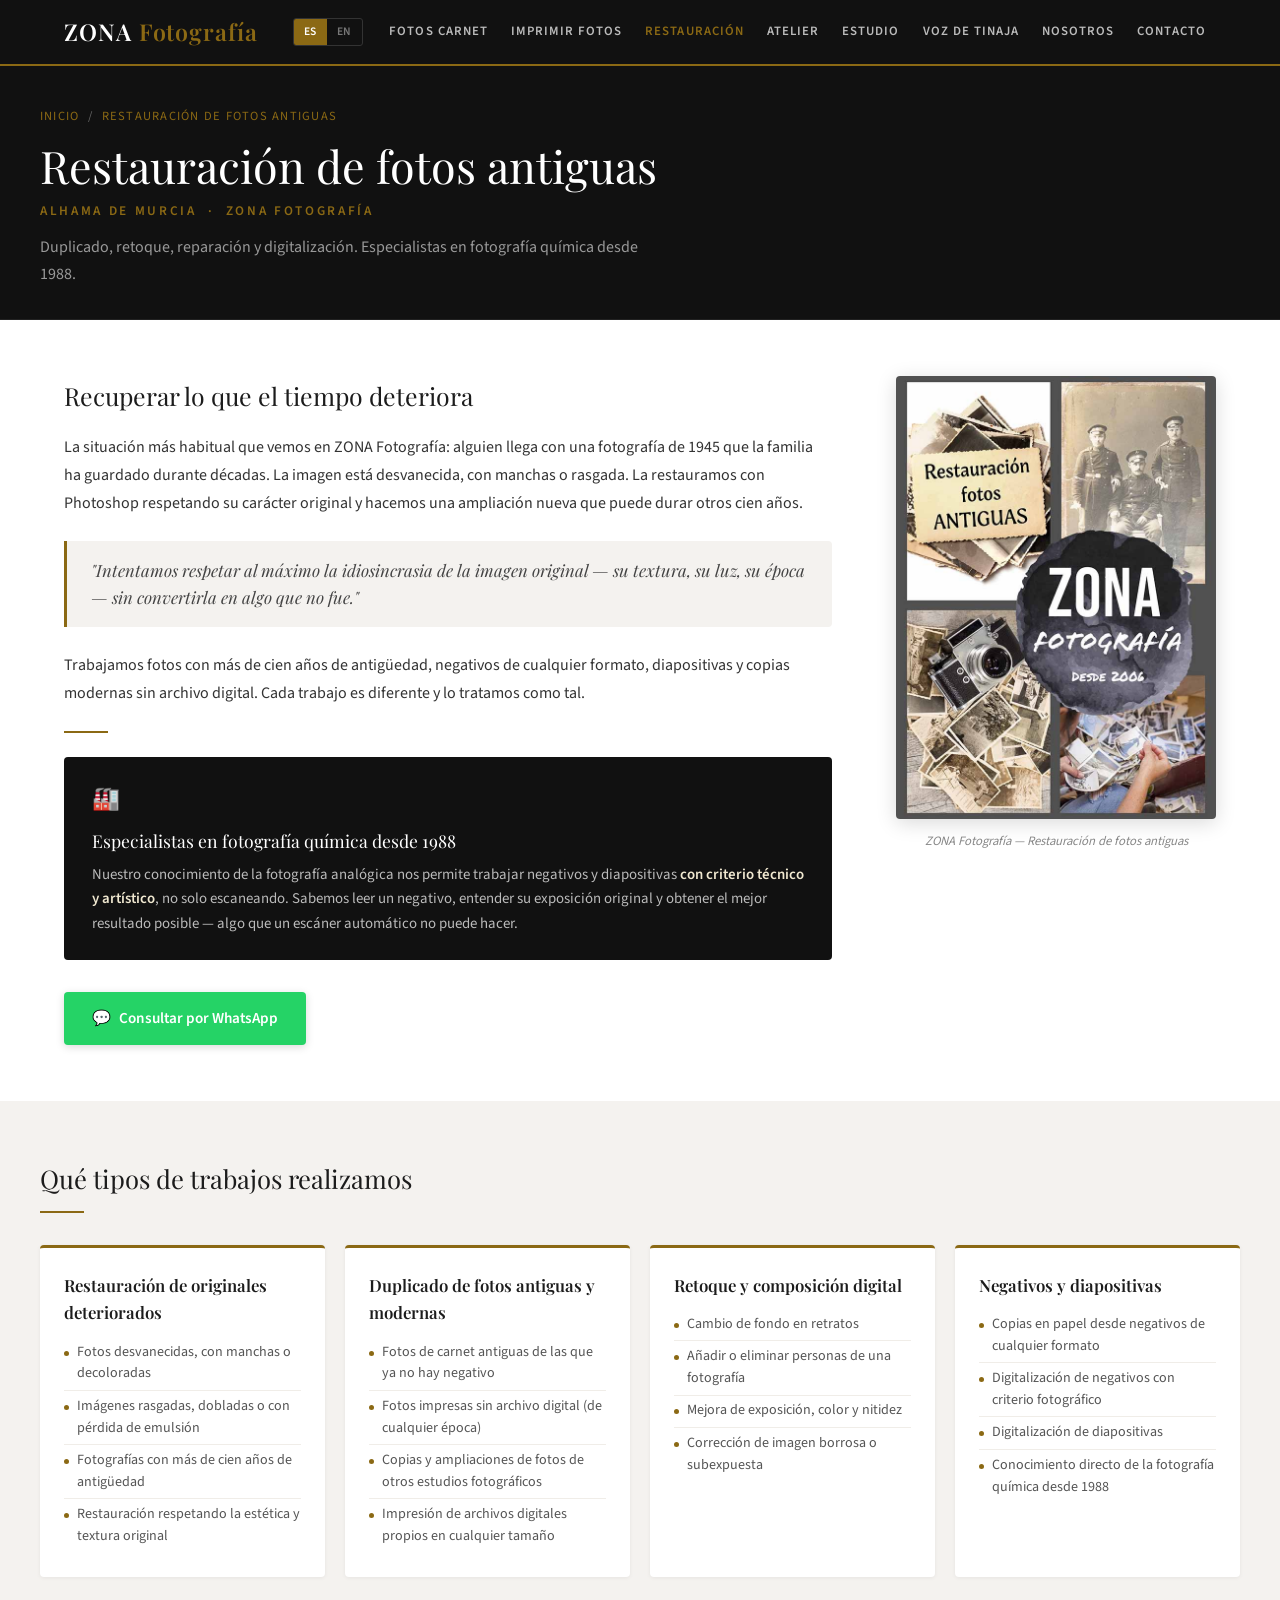
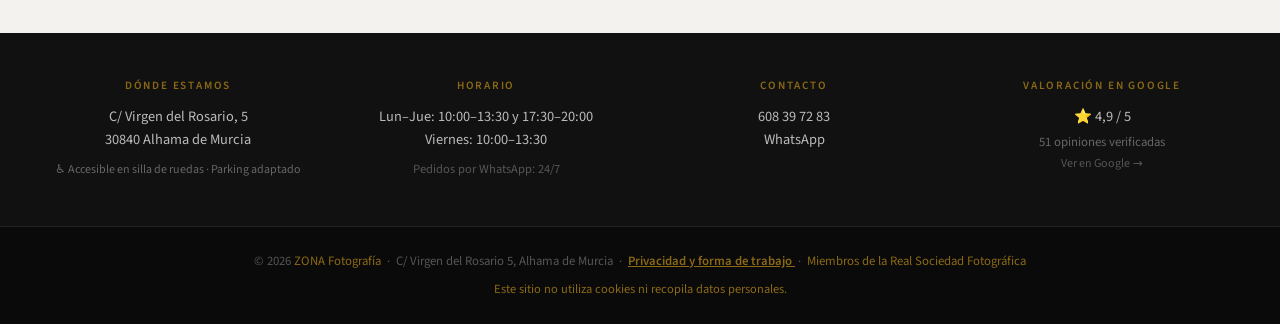
<file: restauracion-fotos.html>
<!DOCTYPE html>
<html lang="es">
<head>
  <meta charset="UTF-8">
  <meta name="viewport" content="width=device-width, initial-scale=1.0">
  <title>Restauración de fotos antiguas en Alhama de Murcia | Duplicado y digitalización — ZONA Fotografía</title>
  <meta name="description" content="Restauramos fotografías deterioradas, duplicamos fotos antiguas y digitalizamos negativos y diapositivas. Especialistas en fotografía química desde 1988. ZONA Fotografía, Alhama de Murcia.">
  <link rel="canonical" href="https://zonafotografia.com/restauracion-fotos.html">

  <!-- Open Graph -->
  <meta property="og:title" content="Restauración de fotos antiguas en Alhama de Murcia | Duplicado y digitalización">
  <meta property="og:description" content="Restauramos fotografías deterioradas, duplicamos fotos antiguas y digitalizamos negativos y diapositivas. Especialistas en fotografía química desde 1988.">
  <meta property="og:url" content="https://zonafotografia.com/restauracion-fotos.html">
  <meta property="og:type" content="website">
  <meta property="og:image" content="https://zonafotografia.com/Fotos html/Restauración.jpg">

  <link rel="icon" href="favicon.svg" type="image/svg+xml">
  <link rel="stylesheet" href="fonts.css">

  <style>
    *, *::before, *::after { box-sizing: border-box; margin: 0; padding: 0; }

    :root {
      --negro:      #111111;
      --texto:      #1C1C1C;
      --gris-fondo: #F4F2EF;
      --gris-medio: #888888;
      --acento:     #8B6914;
      --acento-cl:  #F0E8D0;
      --blanco:     #FFFFFF;
      --max-w:      1200px;
    }

    html { scroll-behavior: smooth; }
    body { font-family: 'Source Sans 3', system-ui, sans-serif; font-weight: 400; color: var(--texto); background: var(--blanco); line-height: 1.65; }
    img { display: block; max-width: 100%; height: auto; }
    a   { color: inherit; text-decoration: none; }

    /* CABECERA */
    header { background: var(--negro); position: sticky; top: 0; z-index: 100; border-bottom: 2px solid var(--acento); }
    .header-inner { max-width: var(--max-w); margin: 0 auto; padding: 0 1.5rem; display: flex; align-items: center; justify-content: space-between; height: 64px; gap: 1rem; }
    .logo { font-family: 'Playfair Display', Georgia, serif; font-size: 1.45rem; font-weight: 600; color: var(--blanco); letter-spacing: 0.04em; white-space: nowrap; flex-shrink: 0; }
    .logo span { color: var(--acento); }
    .header-right { display: flex; align-items: center; gap: 1rem; }
    .lang-toggle { display: flex; border: 1px solid #333; border-radius: 3px; overflow: hidden; flex-shrink: 0; }
    .lang-btn { background: transparent; border: none; color: #777; font-family: 'Source Sans 3', sans-serif; font-size: 0.72rem; font-weight: 700; letter-spacing: 0.08em; padding: 0.3rem 0.6rem; cursor: pointer; transition: all 0.2s; }
    .lang-btn.active { background: var(--acento); color: #fff; }
    .lang-btn:hover:not(.active) { background: rgba(255,255,255,0.08); color: #ccc; }
    nav { display: flex; gap: 0.15rem; flex-wrap: wrap; }
    .nav-toggle { display: none; flex-direction: column; justify-content: center; gap: 5px; width: 42px; height: 36px; padding: 0 9px; background: transparent; border: 1px solid #333; border-radius: 3px; cursor: pointer; }
    .nav-toggle span { display: block; height: 2px; width: 100%; background: #ccc; border-radius: 2px; transition: transform 0.25s, opacity 0.25s; }
    .nav-toggle[aria-expanded="true"] span:nth-child(1) { transform: translateY(7px) rotate(45deg); }
    .nav-toggle[aria-expanded="true"] span:nth-child(2) { opacity: 0; }
    .nav-toggle[aria-expanded="true"] span:nth-child(3) { transform: translateY(-7px) rotate(-45deg); }
    nav a { color: #bbbbbb; font-size: 0.80rem; font-weight: 600; text-transform: uppercase; letter-spacing: 0.08em; padding: 0.4rem 0.65rem; border-radius: 3px; transition: color 0.2s, background 0.2s; }
    nav a:hover { color: var(--blanco); background: rgba(255,255,255,0.09); }
    nav a[aria-current="page"] { color: var(--acento); }

    /* CABECERA DE PÁGINA */
    .page-header { background: var(--negro); border-bottom: 1px solid #222; padding: 2.5rem 1.5rem 2rem; }
    .page-header-inner { max-width: var(--max-w); margin: 0 auto; }
    .breadcrumb { font-size: 0.78rem; color: #666; text-transform: uppercase; letter-spacing: 0.1em; margin-bottom: 0.75rem; }
    .breadcrumb a { color: #666; transition: color 0.2s; }
    .breadcrumb a:hover { color: #999; }
    .breadcrumb span { color: var(--acento); }
    .page-header h1 { font-family: 'Playfair Display', Georgia, serif; font-size: clamp(1.8rem, 3.5vw, 2.8rem); font-weight: 400; color: var(--blanco); line-height: 1.2; max-width: 700px; }
    .page-header .page-geo { margin-top: 0.5rem; font-family: 'Source Sans 3', system-ui, sans-serif; font-size: 0.83rem; font-weight: 700; text-transform: uppercase; letter-spacing: 0.2em; color: var(--acento); }
    .page-header .subtitulo { margin-top: 0.75rem; color: #999; font-size: 1rem; max-width: 620px; }

    /* CONTENIDO */
    .contenido { max-width: var(--max-w); margin: 0 auto; padding: 3.5rem 1.5rem; display: grid; grid-template-columns: 1fr 320px; gap: 4rem; align-items: start; }
    .texto-principal h2 { font-family: 'Playfair Display', Georgia, serif; font-size: 1.55rem; font-weight: 400; margin-bottom: 1rem; }
    .texto-principal p { font-size: 1rem; line-height: 1.75; color: #333; margin-bottom: 1.25rem; }
    .separador { width: 44px; height: 2px; background: var(--acento); margin: 1.5rem 0; }

    /* Cita destacada */
    .cita {
      border-left: 3px solid var(--acento);
      padding: 1rem 1.5rem;
      margin: 1.5rem 0;
      background: var(--gris-fondo);
      border-radius: 0 4px 4px 0;
    }
    .cita p { font-family: 'Playfair Display', Georgia, serif; font-style: italic; font-size: 1.05rem; color: #444; margin: 0; line-height: 1.6; }

    /* Experiencia química */
    .exp-quimica {
      background: var(--negro);
      color: #ddd;
      border-radius: 4px;
      padding: 1.5rem 1.75rem;
      margin: 1.5rem 0;
    }
    .exp-quimica .icono { font-size: 1.4rem; margin-bottom: 0.5rem; }
    .exp-quimica h3 { font-family: 'Playfair Display', Georgia, serif; font-size: 1.1rem; font-weight: 400; color: var(--blanco); margin-bottom: 0.5rem; }
    .exp-quimica p  { font-size: 0.93rem; line-height: 1.65; color: #bbb; margin: 0; }
    .exp-quimica strong { color: var(--acento-cl); }

    /* Botón WhatsApp */
    .btn-wa { display: inline-flex; align-items: center; gap: 0.5rem; background: #25D366; color: #fff; padding: 0.85rem 1.75rem; border-radius: 4px; font-weight: 600; font-size: 0.95rem; margin-top: 0.5rem; transition: background 0.2s, transform 0.15s; box-shadow: 0 2px 8px rgba(0,0,0,0.15); }
    .btn-wa:hover { background: #1ebe5b; transform: translateY(-2px); }

    /* COLUMNA LATERAL */
    .lateral { position: sticky; top: 84px; }
    .lateral img { width: 100%; border-radius: 4px; box-shadow: 0 4px 20px rgba(0,0,0,0.15); }
    .lateral-caption { font-size: 0.80rem; color: var(--gris-medio); text-align: center; margin-top: 0.75rem; font-style: italic; }

    /* SERVICIOS */
    .servicios { background: var(--gris-fondo); padding: 3.5rem 1.5rem; }
    .servicios-inner { max-width: var(--max-w); margin: 0 auto; }
    .servicios h2 { font-family: 'Playfair Display', Georgia, serif; font-size: 1.6rem; font-weight: 400; margin-bottom: 0.5rem; }
    .sep { width: 44px; height: 2px; background: var(--acento); margin: 0.75rem 0 2rem; }

    .servicios-grid {
      display: grid;
      grid-template-columns: repeat(auto-fit, minmax(260px, 1fr));
      gap: 1.25rem;
    }

    .servicio-card {
      background: var(--blanco);
      border-radius: 4px;
      padding: 1.5rem;
      box-shadow: 0 1px 4px rgba(0,0,0,0.06);
      border-top: 3px solid var(--acento);
    }

    .servicio-card h3 {
      font-family: 'Playfair Display', Georgia, serif;
      font-size: 1.05rem;
      font-weight: 600;
      margin-bottom: 0.6rem;
      color: var(--texto);
    }

    .servicio-card ul {
      list-style: none;
      padding: 0;
    }

    .servicio-card ul li {
      font-size: 0.88rem;
      color: #555;
      line-height: 1.55;
      padding: 0.3rem 0;
      border-bottom: 1px solid #f0ede8;
      display: flex;
      align-items: baseline;
      gap: 0.5rem;
    }

    .servicio-card ul li:last-child { border-bottom: none; }

    .servicio-card ul li::before {
      content: '';
      display: inline-block;
      width: 5px;
      height: 5px;
      min-width: 5px;
      background: var(--acento);
      border-radius: 50%;
      margin-top: 0.35rem;
    }

    /* BARRA DE DATOS */
    .barra-datos { background: var(--negro); color: #bbbbbb; padding: 2.75rem 1.5rem; }
    .barra-datos-inner { max-width: var(--max-w); margin: 0 auto; display: grid; grid-template-columns: repeat(auto-fit, minmax(190px, 1fr)); gap: 2rem; text-align: center; }
    .dato h4 { font-size: 0.70rem; text-transform: uppercase; letter-spacing: 0.16em; color: var(--acento); margin-bottom: 0.6rem; font-weight: 600; }
    .dato p  { font-size: 0.90rem; line-height: 1.65; }
    .dato a  { color: #bbbbbb; transition: color 0.2s; }
    .dato a:hover { color: var(--blanco); }
    .badge-accesible { display: inline-block; margin-top: 0.5rem; font-size: 0.75rem; color: #666; }

    /* FOOTER */
    footer { background: #0a0a0a; border-top: 1px solid #222; text-align: center; padding: 1.5rem; font-size: 0.80rem; color: #555; }
    footer span { color: var(--acento); }

    /* RESPONSIVE */
    @media (max-width: 1180px) and (min-width: 1025px) {
      .logo { font-size: 1.25rem; }
      nav a { font-size: 0.72rem; letter-spacing: 0.04em; padding: 0.4rem 0.4rem; }
    }

    @media (max-width: 1024px) {
      .header-inner { height: 64px; padding: 0 1rem; }
      .header-right { gap: 0.6rem; }
      .nav-toggle { display: flex; }
      nav {
        display: none;
        position: absolute;
        top: 64px;
        left: 0;
        right: 0;
        flex-direction: column;
        gap: 0.15rem;
        background: var(--negro);
        border-bottom: 2px solid var(--acento);
        padding: 0.5rem 1rem 1rem;
        box-shadow: 0 8px 16px rgba(0,0,0,0.25);
      }
      nav.abierto { display: flex; }
      nav a { padding: 0.75rem 0.65rem; font-size: 0.95rem; border-radius: 4px; }
      .contenido { grid-template-columns: 1fr; gap: 2rem; }
      .lateral { position: static; }
      .lateral img { max-width: 300px; margin: 0 auto; }
    }
  </style>

  <script type="application/ld+json">
  {
    "@context": "https://schema.org",
    "@type": "PhotographyBusiness",
    "name": "ZONA Fotografía",
    "image": "https://zonafotografia.com/Fotos html/Restauración.jpg",
    "address": {
      "@type": "PostalAddress",
      "streetAddress": "C/ Virgen del Rosario, 5, Bajos 1 y 2",
      "addressLocality": "Alhama de Murcia",
      "addressRegion": "Murcia",
      "postalCode": "30840",
      "addressCountry": "ES"
    },
    "telephone": "+34608397283",
    "url": "https://zonafotografia.com/restauracion-fotos.html",
    "openingHours": ["Mo-Th 10:00-13:30,17:30-20:00", "Fr 10:00-13:30"]
  }
  </script>
</head>
<body>

  <!-- CABECERA -->
  <header>
    <div class="header-inner">
      <a href="index.html" class="logo" aria-label="ZONA Fotografía — Inicio">ZONA <span>Fotografía</span></a>
      <div class="header-right">
        <div class="lang-toggle" role="group" aria-label="Idioma / Language">
          <button class="lang-btn active" id="btn-es" onclick="setLang('es')" aria-pressed="true">ES</button>
          <button class="lang-btn"        id="btn-en" onclick="setLang('en')" aria-pressed="false">EN</button>
        </div>
        <button class="nav-toggle" id="nav-toggle" aria-label="Abrir menú" aria-expanded="false" aria-controls="nav-principal" onclick="toggleNav()">
          <span></span><span></span><span></span>
        </button>
        <nav id="nav-principal" aria-label="Navegación principal">
          <a href="fotos-carnet.html">
            <span data-lang="es">Fotos Carnet</span><span data-lang="en" hidden>ID Photos</span>
          </a>
          <a href="imprimir-fotos.html">
            <span data-lang="es">Imprimir Fotos</span><span data-lang="en" hidden>Print Photos</span>
          </a>
          <a href="restauracion-fotos.html" aria-current="page">
            <span data-lang="es">Restauración</span><span data-lang="en" hidden>Restoration</span>
          </a>
          <a href="atelier.html">Atelier</a>
          <a href="estudio.html">
            <span data-lang="es">Estudio</span><span data-lang="en" hidden>Studio</span>
          </a>
          <a href="voz-de-tinaja.html">Voz de Tinaja</a>
          <a href="nosotros.html">
            <span data-lang="es">Nosotros</span><span data-lang="en" hidden>About Us</span>
          </a>
          <a href="contacto.html">
            <span data-lang="es">Contacto</span><span data-lang="en" hidden>Contact</span>
          </a>
        </nav>
      </div>
    </div>
  </header>

  <!-- CABECERA DE PÁGINA -->
  <div class="page-header">
    <div class="page-header-inner">
      <p class="breadcrumb">
        <a href="index.html"><span data-lang="es">Inicio</span><span data-lang="en" hidden>Home</span></a>
        &nbsp;/&nbsp;
        <span><span data-lang="es">Restauración de fotos antiguas</span><span data-lang="en" hidden>Old Photo Restoration</span></span>
      </p>
      <h1>
        <span data-lang="es">Restauración de fotos antiguas</span>
        <span data-lang="en" hidden>Old Photo Restoration</span>
      </h1>
      <p class="page-geo">Alhama de Murcia &nbsp;&middot;&nbsp; ZONA Fotografía</p>
      <p class="subtitulo">
        <span data-lang="es">Duplicado, retoque, reparación y digitalización. Especialistas en fotografía química desde 1988.</span>
        <span data-lang="en" hidden>Duplication, retouching, repair and digitisation. Specialists in chemical photography since 1988.</span>
      </p>
    </div>
  </div>

  <!-- CONTENIDO PRINCIPAL -->
  <main>
    <div class="contenido">

      <div class="texto-principal">

        <h2>
          <span data-lang="es">Recuperar lo que el tiempo deteriora</span>
          <span data-lang="en" hidden>Recovering what time has damaged</span>
        </h2>

        <p>
          <span data-lang="es">La situación más habitual que vemos en ZONA Fotografía: alguien llega con una fotografía de 1945 que la familia ha guardado durante décadas. La imagen está desvanecida, con manchas o rasgada. La restauramos con Photoshop respetando su carácter original y hacemos una ampliación nueva que puede durar otros cien años.</span>
          <span data-lang="en" hidden>The most common situation we see at ZONA Fotografía: someone brings in a 1945 photograph that the family has kept for decades. The image is faded, stained or torn. We restore it in Photoshop, respecting its original character, and produce a new enlargement that can last another hundred years.</span>
        </p>

        <div class="cita">
          <p>
            <span data-lang="es">"Intentamos respetar al máximo la idiosincrasia de la imagen original — su textura, su luz, su época — sin convertirla en algo que no fue."</span>
            <span data-lang="en" hidden>"We try to respect as fully as possible the original character of each image — its texture, its light, its era — without turning it into something it never was."</span>
          </p>
        </div>

        <p>
          <span data-lang="es">Trabajamos fotos con más de cien años de antigüedad, negativos de cualquier formato, diapositivas y copias modernas sin archivo digital. Cada trabajo es diferente y lo tratamos como tal.</span>
          <span data-lang="en" hidden>We work with photographs over a hundred years old, negatives in any format, slides and modern prints with no digital file. Every job is different and we treat it accordingly.</span>
        </p>

        <div class="separador" aria-hidden="true"></div>

        <!-- EXPERTISE FOTOGRAFÍA QUÍMICA -->
        <div class="exp-quimica">
          <div class="icono">&#127981;</div>
          <h3>
            <span data-lang="es">Especialistas en fotografía química desde 1988</span>
            <span data-lang="en" hidden>Specialists in chemical photography since 1988</span>
          </h3>
          <p>
            <span data-lang="es">Nuestro conocimiento de la fotografía analógica nos permite trabajar negativos y diapositivas <strong>con criterio técnico y artístico</strong>, no solo escaneando. Sabemos leer un negativo, entender su exposición original y obtener el mejor resultado posible — algo que un escáner automático no puede hacer.</span>
            <span data-lang="en" hidden>Our knowledge of analogue photography allows us to work with negatives and slides <strong>with both technical and artistic judgement</strong>, not just scanning. We know how to read a negative, understand its original exposure and get the best possible result — something an automatic scanner cannot do.</span>
          </p>
        </div>

        <a
          href="https://wa.me/34608397283"
          class="btn-wa"
          target="_blank"
          rel="noopener noreferrer"
        >
          &#128172;
          <span data-lang="es">Consultar por WhatsApp</span>
          <span data-lang="en" hidden>Contact us on WhatsApp</span>
        </a>

      </div>

      <!-- IMAGEN LATERAL -->
      <aside class="lateral" aria-label="Imagen del servicio">
        <img
          src="Fotos html/Restauración.jpg"
          alt="ZONA Fotografía — Restauración de fotos antiguas desde 2006, Alhama de Murcia"
          loading="eager"
        >
        <p class="lateral-caption">
          <span data-lang="es">ZONA Fotografía &mdash; Restauración de fotos antiguas</span>
          <span data-lang="en" hidden>ZONA Fotografía &mdash; Old photo restoration</span>
        </p>
      </aside>

    </div>

    <!-- SERVICIOS -->
    <section class="servicios" aria-labelledby="tit-servicios">
      <div class="servicios-inner">
        <h2 id="tit-servicios">
          <span data-lang="es">Qué tipos de trabajos realizamos</span>
          <span data-lang="en" hidden>What types of work we carry out</span>
        </h2>
        <div class="sep" aria-hidden="true"></div>

        <div class="servicios-grid">

          <div class="servicio-card">
            <h3>
              <span data-lang="es">Restauración de originales deteriorados</span>
              <span data-lang="en" hidden>Restoration of damaged originals</span>
            </h3>
            <ul>
              <li>
                <span data-lang="es">Fotos desvanecidas, con manchas o decoloradas</span>
                <span data-lang="en" hidden>Faded, stained or discoloured photos</span>
              </li>
              <li>
                <span data-lang="es">Imágenes rasgadas, dobladas o con pérdida de emulsión</span>
                <span data-lang="en" hidden>Torn, creased or emulsion-damaged images</span>
              </li>
              <li>
                <span data-lang="es">Fotografías con más de cien años de antigüedad</span>
                <span data-lang="en" hidden>Photographs over a hundred years old</span>
              </li>
              <li>
                <span data-lang="es">Restauración respetando la estética y textura original</span>
                <span data-lang="en" hidden>Restoration respecting the original aesthetic and texture</span>
              </li>
            </ul>
          </div>

          <div class="servicio-card">
            <h3>
              <span data-lang="es">Duplicado de fotos antiguas y modernas</span>
              <span data-lang="en" hidden>Duplication of old and modern photos</span>
            </h3>
            <ul>
              <li>
                <span data-lang="es">Fotos de carnet antiguas de las que ya no hay negativo</span>
                <span data-lang="en" hidden>Old ID photos with no surviving negative</span>
              </li>
              <li>
                <span data-lang="es">Fotos impresas sin archivo digital (de cualquier época)</span>
                <span data-lang="en" hidden>Printed photos with no digital file (from any era)</span>
              </li>
              <li>
                <span data-lang="es">Copias y ampliaciones de fotos de otros estudios fotográficos</span>
                <span data-lang="en" hidden>Copies and enlargements of photos from other studios</span>
              </li>
              <li>
                <span data-lang="es">Impresión de archivos digitales propios en cualquier tamaño</span>
                <span data-lang="en" hidden>Printing your own digital files in any size</span>
              </li>
            </ul>
          </div>

          <div class="servicio-card">
            <h3>
              <span data-lang="es">Retoque y composición digital</span>
              <span data-lang="en" hidden>Digital retouching and composition</span>
            </h3>
            <ul>
              <li>
                <span data-lang="es">Cambio de fondo en retratos</span>
                <span data-lang="en" hidden>Background replacement in portraits</span>
              </li>
              <li>
                <span data-lang="es">Añadir o eliminar personas de una fotografía</span>
                <span data-lang="en" hidden>Adding or removing people from a photograph</span>
              </li>
              <li>
                <span data-lang="es">Mejora de exposición, color y nitidez</span>
                <span data-lang="en" hidden>Exposure, colour and sharpness enhancement</span>
              </li>
              <li>
                <span data-lang="es">Corrección de imagen borrosa o subexpuesta</span>
                <span data-lang="en" hidden>Correction of blurred or underexposed images</span>
              </li>
            </ul>
          </div>

          <div class="servicio-card">
            <h3>
              <span data-lang="es">Negativos y diapositivas</span>
              <span data-lang="en" hidden>Negatives and slides</span>
            </h3>
            <ul>
              <li>
                <span data-lang="es">Copias en papel desde negativos de cualquier formato</span>
                <span data-lang="en" hidden>Paper prints from negatives in any format</span>
              </li>
              <li>
                <span data-lang="es">Digitalización de negativos con criterio fotográfico</span>
                <span data-lang="en" hidden>Negative digitisation with photographic judgement</span>
              </li>
              <li>
                <span data-lang="es">Digitalización de diapositivas</span>
                <span data-lang="en" hidden>Slide digitisation</span>
              </li>
              <li>
                <span data-lang="es">Conocimiento directo de la fotografía química desde 1988</span>
                <span data-lang="en" hidden>First-hand knowledge of chemical photography since 1988</span>
              </li>
            </ul>
          </div>

        </div>
      </div>
    </section>

  </main>

  <!-- BARRA DE DATOS -->
  <aside class="barra-datos" aria-label="Información de contacto y horario">
    <div class="barra-datos-inner">

      <div class="dato">
        <h4><span data-lang="es">Dónde estamos</span><span data-lang="en" hidden>Where we are</span></h4>
        <p>C/ Virgen del Rosario, 5<br>30840 Alhama de Murcia</p>
        <span class="badge-accesible">
          <span data-lang="es">&#9855; Accesible en silla de ruedas &middot; Parking adaptado</span>
          <span data-lang="en" hidden>&#9855; Wheelchair accessible &middot; Adapted parking</span>
        </span>
      </div>

      <div class="dato">
        <h4><span data-lang="es">Horario</span><span data-lang="en" hidden>Opening hours</span></h4>
        <p>
          <span data-lang="es">Lun–Jue: 10:00–13:30 y 17:30–20:00<br>Viernes: 10:00–13:30</span>
          <span data-lang="en" hidden>Mon–Thu: 10:00–13:30 &amp; 17:30–20:00<br>Friday: 10:00–13:30</span>
        </p>
        <p style="margin-top:0.4rem;font-size:0.78rem;color:#555">
          <span data-lang="es">Pedidos por WhatsApp: 24/7</span>
          <span data-lang="en" hidden>WhatsApp orders: 24/7</span>
        </p>
      </div>

      <div class="dato">
        <h4><span data-lang="es">Contacto</span><span data-lang="en" hidden>Contact</span></h4>
        <p>
          <a href="tel:+34608397283">608 39 72 83</a><br>
          <a href="https://wa.me/34608397283" target="_blank" rel="noopener">WhatsApp</a>
        </p>
      </div>

      <div class="dato">
        <h4><span data-lang="es">Valoración en Google</span><span data-lang="en" hidden>Google rating</span></h4>
        <a href="https://www.google.com/maps/search/ZONA+Fotografía+Alhama+de+Murcia" target="_blank" rel="noopener noreferrer" style="color:#bbbbbb">
          <p>&#11088; 4,9 / 5</p>
          <p style="font-size:0.80rem;color:#666;margin-top:0.2rem">
            <span data-lang="es">51 opiniones verificadas<br><span style="font-size:0.75rem;color:#555">Ver en Google →</span></span>
            <span data-lang="en" hidden>51 verified reviews<br><span style="font-size:0.75rem;color:#555">See on Google →</span></span>
          </p>
        </a>
      </div>

    </div>
  </aside>

  <!-- FOOTER -->
  <footer>
    <p>
      &copy; 2026 <span>ZONA Fotografía</span>
      &nbsp;&middot;&nbsp; C/ Virgen del Rosario 5, Alhama de Murcia
      &nbsp;&middot;&nbsp;
      <a href="privacidad.html" style="color:var(--acento);font-weight:600;text-decoration:underline">
        <span data-lang="es">Privacidad y forma de trabajo</span>
        <span data-lang="en" hidden>Privacy &amp; how we work</span>
      </a>
      &nbsp;&middot;&nbsp;
      <span data-lang="es">Miembros de la Real Sociedad Fotográfica</span>
      <span data-lang="en" hidden>Members of the Royal Photographic Society of Spain</span>
      <br>
      <span style="display:inline-block;margin-top:0.45rem;font-size:0.78rem;color:#666"><span data-lang="es">Este sitio no utiliza cookies ni recopila datos personales.</span><span data-lang="en" hidden>This site uses no cookies and collects no personal data.</span></span>
    </p>
  </footer>

  <script>
    function toggleNav() {
      var nav = document.getElementById('nav-principal');
      var btn = document.getElementById('nav-toggle');
      var abierto = nav.classList.toggle('abierto');
      btn.setAttribute('aria-expanded', abierto ? 'true' : 'false');
      btn.setAttribute('aria-label', abierto ? 'Cerrar menú' : 'Abrir menú');
    }
    function setLang(lang) {
      document.querySelectorAll('[data-lang]').forEach(function(el) {
        el.hidden = (el.dataset.lang !== lang);
      });
      document.getElementById('btn-es').classList.toggle('active', lang === 'es');
      document.getElementById('btn-en').classList.toggle('active', lang === 'en');
      document.getElementById('btn-es').setAttribute('aria-pressed', lang === 'es');
      document.getElementById('btn-en').setAttribute('aria-pressed', lang === 'en');
      document.documentElement.lang = lang;
      localStorage.setItem('zona-lang', lang);
    }
    (function() {
      var saved = localStorage.getItem('zona-lang');
      if (saved && saved !== 'es') setLang(saved);
    })();
  </script>

</body>
</html>
</file>
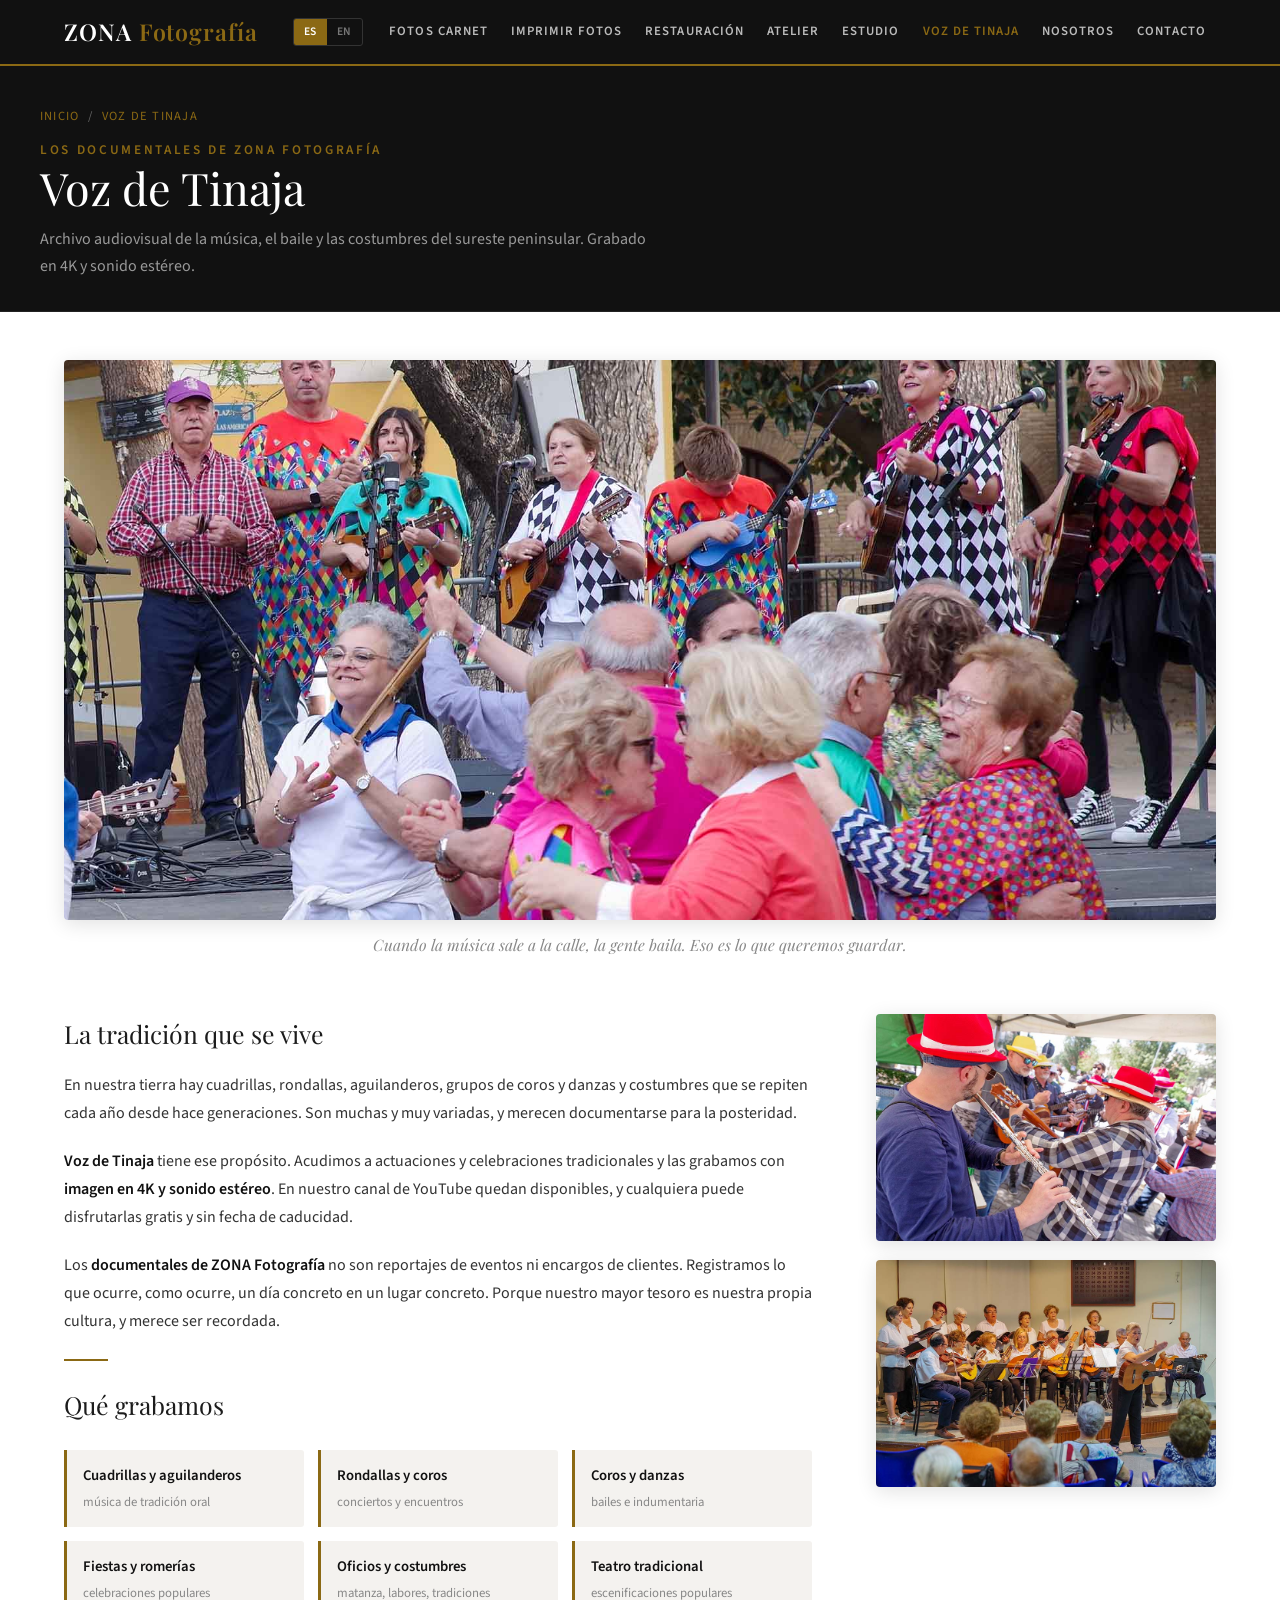
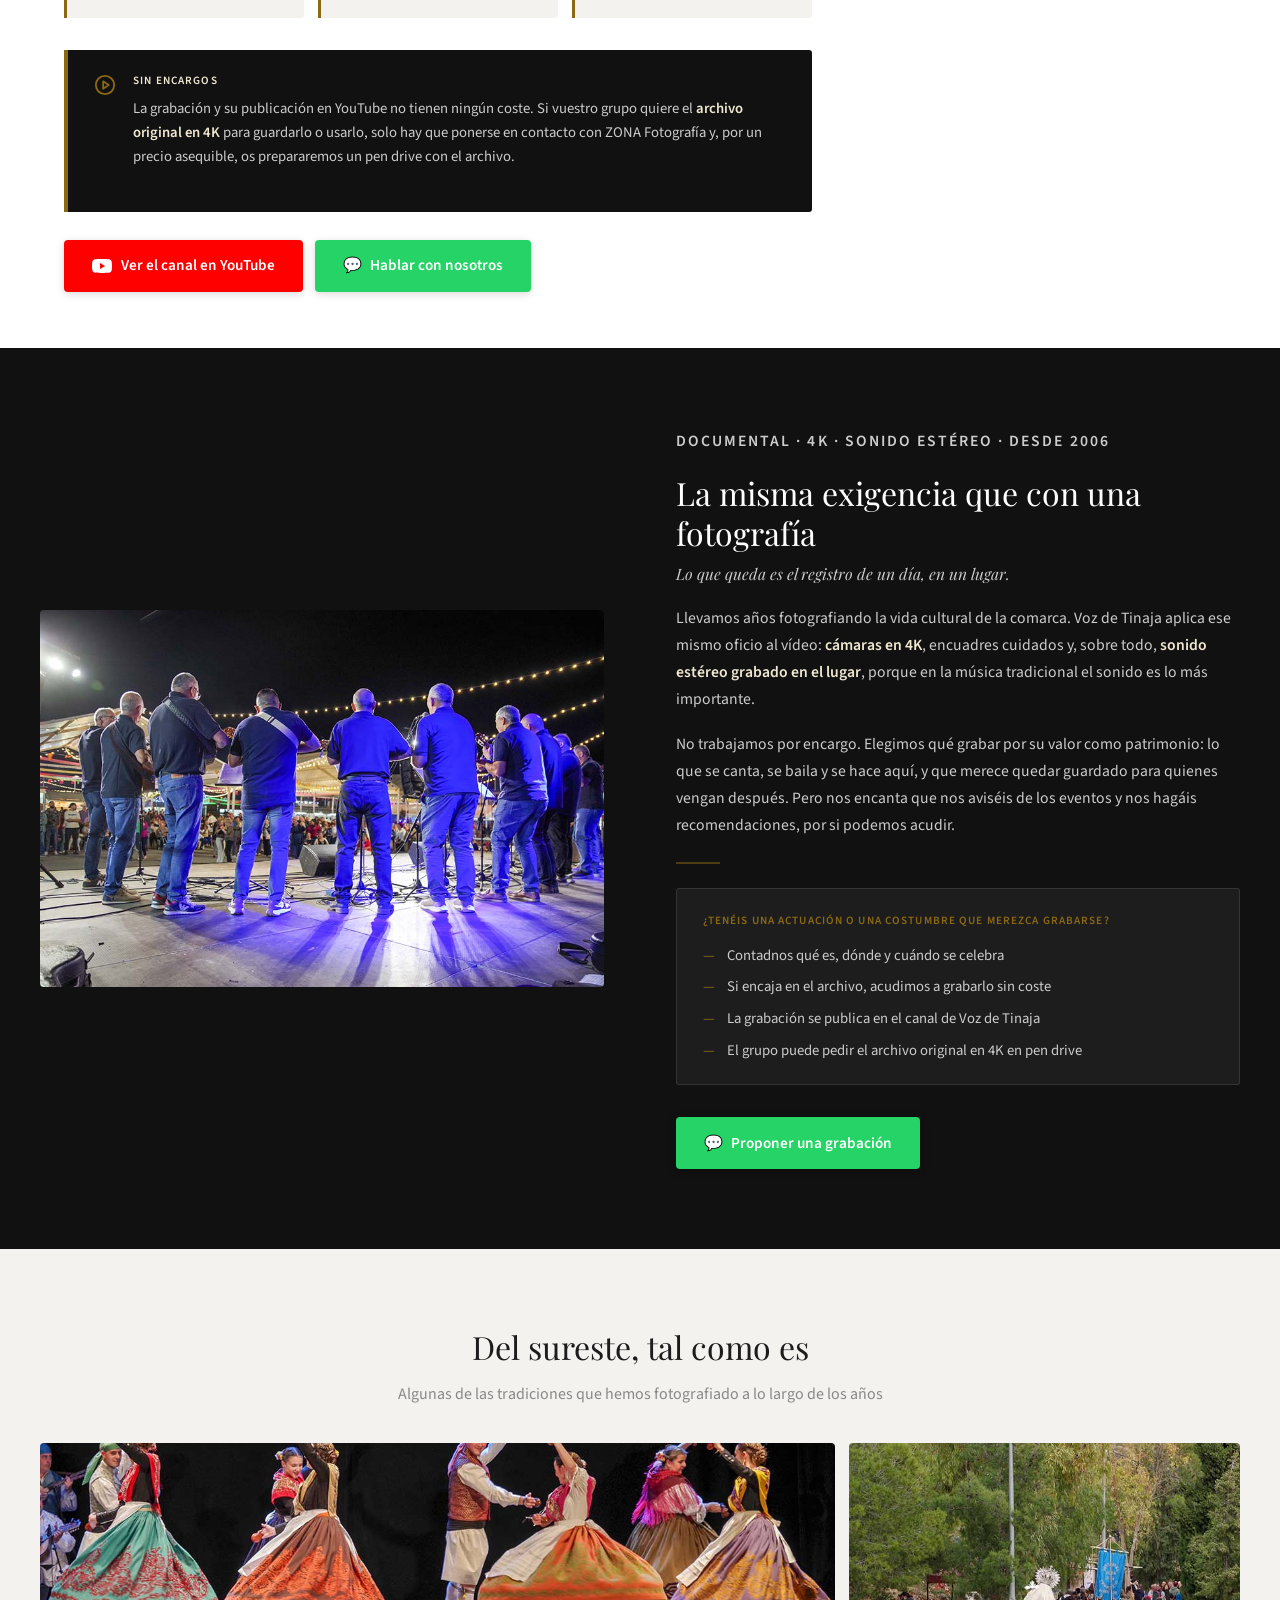
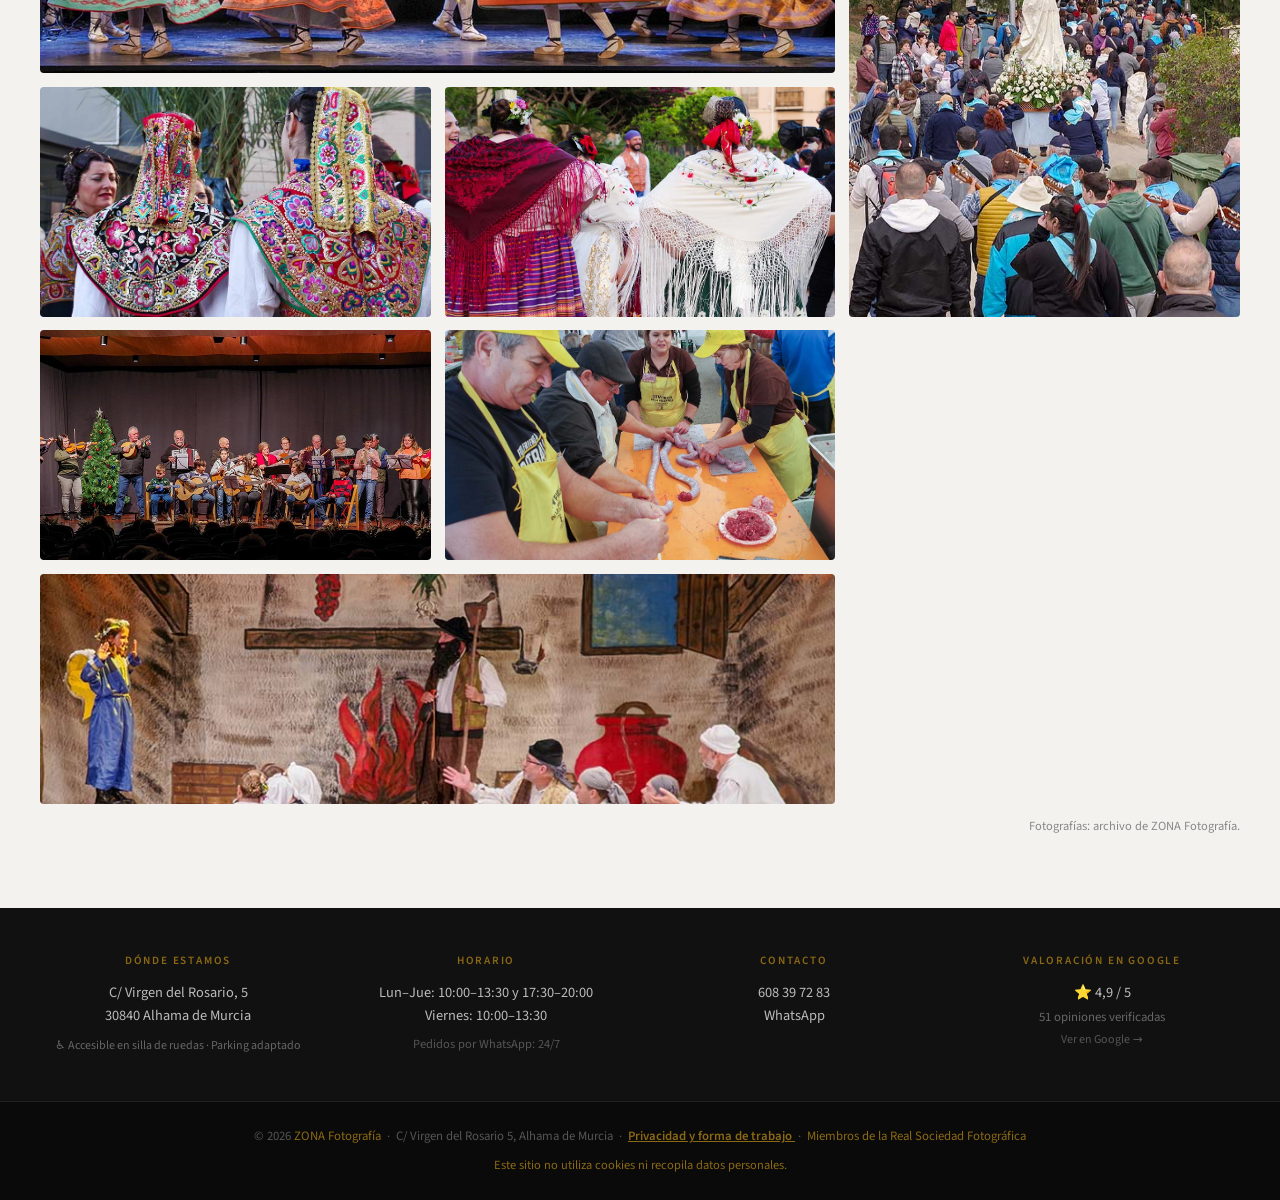
<file: voz-de-tinaja.html>
<!DOCTYPE html>
<html lang="es">
<head>
  <meta charset="UTF-8">
  <meta name="viewport" content="width=device-width, initial-scale=1.0">
  <title>Voz de Tinaja | Los documentales de ZONA Fotografía — Folclore y tradiciones del sureste</title>
  <meta name="description" content="Voz de Tinaja: grabación documental en 4K y sonido estéreo de cuadrillas, rondallas, aguilanderos, bailes y costumbres del sureste. Gratis en YouTube. Por ZONA Fotografía, Alhama de Murcia.">
  <link rel="canonical" href="https://zonafotografia.com/voz-de-tinaja.html">

  <meta property="og:title" content="Voz de Tinaja | Los documentales de ZONA Fotografía">
  <meta property="og:description" content="Archivo audiovisual de la música, el baile y las costumbres del sureste peninsular, grabado en 4K y sonido estéreo. Gratuito en YouTube.">
  <meta property="og:url" content="https://zonafotografia.com/voz-de-tinaja.html">
  <meta property="og:type" content="website">
  <meta property="og:image" content="https://zonafotografia.com/Fotos%20html/Tinaja/Principal.jpg">

  <link rel="icon" href="favicon.svg" type="image/svg+xml">
  <link rel="stylesheet" href="fonts.css">

  <style>
    /* ============================================================
       VARIABLES Y RESET
    ============================================================ */
    *, *::before, *::after { box-sizing: border-box; margin: 0; padding: 0; }

    :root {
      --negro:      #111111;
      --texto:      #1C1C1C;
      --gris-fondo: #F4F2EF;
      --gris-medio: #888888;
      --acento:     #8B6914;
      --acento-cl:  #F0E8D0;
      --blanco:     #FFFFFF;
      --max-w:      1200px;
    }

    html { scroll-behavior: smooth; }

    body {
      font-family: 'Source Sans 3', system-ui, sans-serif;
      font-weight: 400;
      color: var(--texto);
      background: var(--blanco);
      line-height: 1.65;
    }

    img { display: block; max-width: 100%; height: auto; }
    a   { color: inherit; text-decoration: none; }

    /* ============================================================
       CABECERA
    ============================================================ */
    header {
      background: var(--negro);
      position: sticky;
      top: 0;
      z-index: 100;
      border-bottom: 2px solid var(--acento);
    }

    .header-inner {
      max-width: var(--max-w);
      margin: 0 auto;
      padding: 0 1.5rem;
      display: flex;
      align-items: center;
      justify-content: space-between;
      height: 64px;
      gap: 1rem;
    }

    .logo {
      font-family: 'Playfair Display', Georgia, serif;
      font-size: 1.45rem;
      font-weight: 600;
      color: var(--blanco);
      letter-spacing: 0.04em;
      white-space: nowrap;
      flex-shrink: 0;
    }
    .logo span { color: var(--acento); }

    .header-right { display: flex; align-items: center; gap: 1rem; }

    .lang-toggle {
      display: flex;
      border: 1px solid #333;
      border-radius: 3px;
      overflow: hidden;
      flex-shrink: 0;
    }

    .lang-btn {
      background: transparent;
      border: none;
      color: #777;
      font-family: 'Source Sans 3', sans-serif;
      font-size: 0.72rem;
      font-weight: 700;
      letter-spacing: 0.08em;
      padding: 0.3rem 0.6rem;
      cursor: pointer;
      transition: all 0.2s;
    }
    .lang-btn.active { background: var(--acento); color: #fff; }
    .lang-btn:hover:not(.active) { background: rgba(255,255,255,0.08); color: #ccc; }

    nav { display: flex; gap: 0.15rem; flex-wrap: wrap; }
    .nav-toggle { display: none; flex-direction: column; justify-content: center; gap: 5px; width: 42px; height: 36px; padding: 0 9px; background: transparent; border: 1px solid #333; border-radius: 3px; cursor: pointer; }
    .nav-toggle span { display: block; height: 2px; width: 100%; background: #ccc; border-radius: 2px; transition: transform 0.25s, opacity 0.25s; }
    .nav-toggle[aria-expanded="true"] span:nth-child(1) { transform: translateY(7px) rotate(45deg); }
    .nav-toggle[aria-expanded="true"] span:nth-child(2) { opacity: 0; }
    .nav-toggle[aria-expanded="true"] span:nth-child(3) { transform: translateY(-7px) rotate(-45deg); }

    nav a {
      color: #bbbbbb;
      font-size: 0.80rem;
      font-weight: 600;
      text-transform: uppercase;
      letter-spacing: 0.08em;
      padding: 0.4rem 0.65rem;
      border-radius: 3px;
      transition: color 0.2s, background 0.2s;
    }
    nav a:hover { color: var(--blanco); background: rgba(255,255,255,0.09); }
    nav a[aria-current="page"] { color: var(--acento); }

    /* ============================================================
       CABECERA DE PÁGINA
    ============================================================ */
    .page-header {
      background: var(--negro);
      border-bottom: 1px solid #222;
      padding: 2.5rem 1.5rem 2rem;
    }

    .page-header-inner { max-width: var(--max-w); margin: 0 auto; }

    .breadcrumb {
      font-size: 0.78rem;
      color: #666;
      text-transform: uppercase;
      letter-spacing: 0.1em;
      margin-bottom: 0.75rem;
    }
    .breadcrumb a { color: #666; transition: color 0.2s; }
    .breadcrumb a:hover { color: #999; }
    .breadcrumb span { color: var(--acento); }

    .page-header h1 {
      font-family: 'Playfair Display', Georgia, serif;
      font-size: clamp(1.8rem, 3.5vw, 2.8rem);
      font-weight: 400;
      color: var(--blanco);
      line-height: 1.2;
      max-width: 700px;
    }

    .page-header .page-geo {
      margin-top: 0.5rem;
      font-family: 'Source Sans 3', system-ui, sans-serif;
      font-size: 0.83rem;
      font-weight: 700;
      text-transform: uppercase;
      letter-spacing: 0.2em;
      color: var(--acento);
    }

    .page-header .subtitulo {
      margin-top: 0.75rem;
      color: #999;
      font-size: 1rem;
      max-width: 620px;
    }

    /* ============================================================
       SECCIÓN: ESTUDIO FORMAL
    ============================================================ */
    .contenido {
      max-width: var(--max-w);
      margin: 0 auto;
      padding: 3.5rem 1.5rem;
      display: grid;
      grid-template-columns: 1fr 340px;
      gap: 4rem;
      align-items: start;
    }

    .texto-principal h2 {
      font-family: 'Playfair Display', Georgia, serif;
      font-size: 1.55rem;
      font-weight: 400;
      margin-bottom: 1rem;
    }

    .texto-principal p {
      font-size: 1rem;
      line-height: 1.75;
      color: #333;
      margin-bottom: 1.25rem;
    }

    .separador {
      width: 44px;
      height: 2px;
      background: var(--acento);
      margin: 1.5rem 0;
    }

    /* Grid de tipos de sesión */
    .sesiones-grid {
      display: grid;
      grid-template-columns: repeat(3, 1fr);
      gap: 0.85rem;
      margin: 1.5rem 0 2rem;
    }

    .sesion-item {
      background: var(--gris-fondo);
      border-left: 3px solid var(--acento);
      padding: 0.9rem 1rem;
      border-radius: 0 3px 3px 0;
    }

    .sesion-nombre {
      font-weight: 600;
      font-size: 0.92rem;
      color: var(--negro);
      display: block;
      margin-bottom: 0.2rem;
    }

    .sesion-nota {
      font-size: 0.80rem;
      color: var(--gris-medio);
      display: block;
    }

    /* Banner privacidad */
    .privacidad-banner {
      background: var(--negro);
      color: var(--blanco);
      padding: 1.4rem 1.6rem;
      margin: 0.5rem 0 1.75rem;
      border-left: 4px solid var(--acento);
      display: flex;
      gap: 1.1rem;
      align-items: flex-start;
      border-radius: 0 3px 3px 0;
    }
    .priv-icono { flex-shrink: 0; margin-top: 0.1rem; color: var(--acento); }
    .priv-titulo {
      font-size: 0.70rem;
      text-transform: uppercase;
      letter-spacing: 0.1em;
      color: var(--acento-cl);
      font-weight: 700;
      display: block;
      margin-bottom: 0.35rem;
    }
    .privacidad-banner p { font-size: 0.92rem; color: #ccc; line-height: 1.65; }

    /* Botón WhatsApp */
    .btn-wa {
      display: inline-flex;
      align-items: center;
      gap: 0.5rem;
      background: #25D366;
      color: #ffffff;
      padding: 0.85rem 1.75rem;
      border-radius: 4px;
      font-weight: 600;
      font-size: 0.95rem;
      margin-top: 0.5rem;
      transition: background 0.2s, transform 0.15s;
      box-shadow: 0 2px 8px rgba(0,0,0,0.15);
    }
    .btn-wa:hover { background: #1ebe5b; transform: translateY(-2px); }

    /* Columna lateral — imágenes */
    .lateral {
      position: sticky;
      top: 84px;
      display: flex;
      flex-direction: column;
      gap: 1.2rem;
    }

    .lateral img {
      width: 100%;
      border-radius: 4px;
      box-shadow: 0 4px 20px rgba(0,0,0,0.12);
    }

    /* ============================================================
       SECCIÓN: FOTOGRAFÍA ARTÍSTICA
    ============================================================ */
    .arte-pelicula {
      background: var(--negro);
      color: var(--blanco);
      padding: 5rem 1.5rem;
    }

    .ap-inner {
      max-width: var(--max-w);
      margin: 0 auto;
      display: grid;
      grid-template-columns: 1fr 1fr;
      gap: 4.5rem;
      align-items: center;
    }

    .ap-imagen img {
      width: 100%;
      border-radius: 4px;
    }

    .ap-etiqueta {
      font-size: 0.72rem;
      text-transform: uppercase;
      letter-spacing: 0.13em;
      color: var(--acento);
      margin-bottom: 1rem;
      font-weight: 700;
      line-height: 1.9;
    }

    .ap-texto h2 {
      font-family: 'Playfair Display', Georgia, serif;
      font-size: clamp(1.5rem, 2.5vw, 2rem);
      font-weight: 400;
      line-height: 1.25;
      margin-bottom: 0.5rem;
    }

    .ap-frase {
      font-family: 'Playfair Display', Georgia, serif;
      font-style: italic;
      font-size: 1.1rem;
      color: #bbb;
      margin-bottom: 1.5rem;
      line-height: 1.55;
    }

    .ap-texto p {
      font-size: 0.98rem;
      color: #ccc;
      margin-bottom: 1.1rem;
      line-height: 1.72;
    }
    .ap-texto p strong { color: var(--acento-cl); font-weight: 600; }

    .ap-sep { width: 44px; height: 2px; background: var(--acento); margin: 1.5rem 0; opacity: 0.5; }

    /* Qué incluye */
    .ap-incluye {
      margin: 1.5rem 0 2rem;
      background: rgba(255,255,255,0.05);
      border: 1px solid rgba(255,255,255,0.1);
      padding: 1.4rem 1.6rem;
      border-radius: 3px;
    }
    .ap-incluye h3 {
      font-family: 'Source Sans 3', sans-serif;
      font-size: 0.70rem;
      text-transform: uppercase;
      letter-spacing: 0.1em;
      color: var(--acento);
      margin-bottom: 0.9rem;
      font-weight: 700;
    }
    .ap-incluye ul { list-style: none; display: flex; flex-direction: column; gap: 0.6rem; }
    .ap-incluye li {
      font-size: 0.92rem;
      color: #ccc;
      display: flex;
      gap: 0.75rem;
      align-items: flex-start;
      line-height: 1.5;
    }
    .ap-incluye li::before { content: '—'; color: var(--acento); flex-shrink: 0; }

    /* Botón WhatsApp en fondo oscuro */
    .btn-wa-oscuro {
      display: inline-flex;
      align-items: center;
      gap: 0.5rem;
      background: #25D366;
      color: #ffffff;
      padding: 0.85rem 1.75rem;
      border-radius: 4px;
      font-weight: 600;
      font-size: 0.95rem;
      transition: background 0.2s, transform 0.15s;
      box-shadow: 0 2px 8px rgba(0,0,0,0.3);
    }
    .btn-wa-oscuro:hover { background: #1ebe5b; transform: translateY(-2px); }

    /* ============================================================
       BARRA DE DATOS
    ============================================================ */
    .barra-datos {
      background: var(--negro);
      color: #bbbbbb;
      padding: 2.75rem 1.5rem;
    }

    .barra-datos-inner {
      max-width: var(--max-w);
      margin: 0 auto;
      display: grid;
      grid-template-columns: repeat(auto-fit, minmax(190px, 1fr));
      gap: 2rem;
      text-align: center;
    }

    .dato h4 {
      font-size: 0.70rem;
      text-transform: uppercase;
      letter-spacing: 0.16em;
      color: var(--acento);
      margin-bottom: 0.6rem;
      font-weight: 600;
    }
    .dato p  { font-size: 0.90rem; line-height: 1.65; }
    .dato a  { color: #bbbbbb; transition: color 0.2s; }
    .dato a:hover { color: var(--blanco); }
    .badge-accesible { display: inline-block; margin-top: 0.5rem; font-size: 0.75rem; color: #666; }

    /* ============================================================
       FOOTER
    ============================================================ */
    footer {
      background: #0a0a0a;
      border-top: 1px solid #222;
      text-align: center;
      padding: 1.5rem;
      font-size: 0.80rem;
      color: #555;
    }
    footer span { color: var(--acento); }

    /* ============================================================
       RESPONSIVE
    ============================================================ */
    @media (max-width: 1180px) and (min-width: 1025px) {
      .logo { font-size: 1.25rem; }
      nav a { font-size: 0.72rem; letter-spacing: 0.04em; padding: 0.4rem 0.4rem; }
    }

    @media (max-width: 1024px) {
      .header-inner { height: 64px; padding: 0 1rem; }
      .header-right { gap: 0.6rem; }
      .nav-toggle { display: flex; }
      nav {
        display: none;
        position: absolute;
        top: 64px;
        left: 0;
        right: 0;
        flex-direction: column;
        gap: 0.15rem;
        background: var(--negro);
        border-bottom: 2px solid var(--acento);
        padding: 0.5rem 1rem 1rem;
        box-shadow: 0 8px 16px rgba(0,0,0,0.25);
      }
      nav.abierto { display: flex; }
      nav a { padding: 0.75rem 0.65rem; font-size: 0.95rem; border-radius: 4px; }
      .contenido { grid-template-columns: 1fr; gap: 2rem; }
      .lateral { position: static; flex-direction: row; }
      .lateral img { flex: 1; min-width: 0; }
      .sesiones-grid { grid-template-columns: repeat(2, 1fr); }
      .ap-inner { grid-template-columns: 1fr; }
      .ap-imagen { order: -1; }
    }

    @media (max-width: 540px) {
      .sesiones-grid { grid-template-columns: 1fr; }
      .lateral { flex-direction: column; }
    }

    /* ============================================================
       VOZ DE TINAJA
    ============================================================ */
    .tinaja-hero { max-width: var(--max-w); margin: 3rem auto 0; padding: 0 1.5rem; }
    .tinaja-hero img { width: 100%; max-height: 560px; object-fit: cover; border-radius: 4px; box-shadow: 0 4px 20px rgba(0,0,0,0.12); }
    .tinaja-hero figcaption {
      font-family: 'Playfair Display', Georgia, serif;
      font-style: italic;
      color: var(--gris-medio);
      font-size: 0.98rem;
      margin-top: 0.75rem;
      text-align: center;
    }
    .texto-principal p strong { color: var(--negro); font-weight: 600; }
    .privacidad-banner p strong { color: var(--acento-cl); font-weight: 600; }
    .botones { display: flex; flex-wrap: wrap; gap: 0.75rem; align-items: center; }
    .botones .btn-wa { margin-top: 0; }
    .btn-yt {
      display: inline-flex;
      align-items: center;
      gap: 0.55rem;
      background: #FF0000;
      color: #ffffff;
      padding: 0.85rem 1.75rem;
      border-radius: 4px;
      font-weight: 600;
      font-size: 0.95rem;
      transition: background 0.2s, transform 0.15s;
      box-shadow: 0 2px 8px rgba(0,0,0,0.15);
    }
    .btn-yt:hover { background: #d90000; transform: translateY(-2px); }

    .galeria { background: var(--gris-fondo); padding: 4.5rem 1.5rem; }
    .galeria-inner { max-width: var(--max-w); margin: 0 auto; }
    .galeria h2 {
      font-family: 'Playfair Display', Georgia, serif;
      font-size: clamp(1.5rem, 2.5vw, 2rem);
      font-weight: 400;
      text-align: center;
    }
    .galeria-sub { text-align: center; color: var(--gris-medio); margin: 0.4rem 0 2.25rem; }
    .galeria-grid {
      display: grid;
      grid-template-columns: repeat(3, 1fr);
      grid-auto-rows: 230px;
      gap: 0.85rem;
    }
    .galeria-grid img { width: 100%; height: 100%; object-fit: cover; border-radius: 4px; }
    .galeria-grid .g-ancha { grid-column: span 2; }
    .galeria-grid .g-alta  { grid-row: span 2; }
    .galeria-nota { text-align: right; font-size: 0.78rem; color: var(--gris-medio); margin-top: 0.75rem; }

    @media (max-width: 820px) {
      .tinaja-hero { margin-top: 2rem; }
      .galeria-grid { grid-template-columns: repeat(2, 1fr); grid-auto-rows: 180px; }
    }
    @media (max-width: 540px) {
      .galeria-grid { grid-template-columns: 1fr; grid-auto-rows: 220px; }
      .galeria-grid .g-ancha { grid-column: auto; }
      .galeria-grid .g-alta  { grid-row: span 2; }
    }
  </style>

  <!-- Schema JSON-LD -->
  <script type="application/ld+json">
  {
    "@context": "https://schema.org",
    "@type": "WebPage",
    "name": "Voz de Tinaja — Los documentales de ZONA Fotografía",
    "url": "https://zonafotografia.com/voz-de-tinaja.html",
    "image": "https://zonafotografia.com/Fotos%20html/Tinaja/Principal.jpg",
    "description": "Archivo audiovisual de música, baile y costumbres tradicionales del sureste peninsular, grabado en 4K y sonido estéreo.",
    "publisher": {
      "@type": "PhotographyBusiness",
      "name": "ZONA Fotografía",
      "url": "https://zonafotografia.com/",
      "telephone": "+34608397283",
      "address": {
        "@type": "PostalAddress",
        "streetAddress": "C/ Virgen del Rosario, 5, Bajos 1 y 2",
        "addressLocality": "Alhama de Murcia",
        "addressRegion": "Murcia",
        "postalCode": "30840",
        "addressCountry": "ES"
      },
      "sameAs": ["https://www.youtube.com/@VozdeTinaja"]
    }
  }
  </script>
</head>
<body>

  <!-- CABECERA ================================================= -->
  <header>
    <div class="header-inner">
      <a href="index.html" class="logo" aria-label="ZONA Fotografía — Inicio">
        ZONA <span>Fotografía</span>
      </a>
      <div class="header-right">
        <div class="lang-toggle" role="group" aria-label="Idioma / Language">
          <button class="lang-btn active" id="btn-es" onclick="setLang('es')" aria-pressed="true">ES</button>
          <button class="lang-btn"        id="btn-en" onclick="setLang('en')" aria-pressed="false">EN</button>
        </div>
        <button class="nav-toggle" id="nav-toggle" aria-label="Abrir menú" aria-expanded="false" aria-controls="nav-principal" onclick="toggleNav()">
          <span></span><span></span><span></span>
        </button>
        <nav id="nav-principal" aria-label="Navegación principal">
          <a href="fotos-carnet.html">
            <span data-lang="es">Fotos Carnet</span>
            <span data-lang="en" hidden>ID Photos</span>
          </a>
          <a href="imprimir-fotos.html">
            <span data-lang="es">Imprimir Fotos</span>
            <span data-lang="en" hidden>Print Photos</span>
          </a>
          <a href="restauracion-fotos.html">
            <span data-lang="es">Restauración</span>
            <span data-lang="en" hidden>Restoration</span>
          </a>
          <a href="atelier.html">Atelier</a>
          <a href="estudio.html">
            <span data-lang="es">Estudio</span>
            <span data-lang="en" hidden>Studio</span>
          </a>
          <a href="voz-de-tinaja.html" aria-current="page">Voz de Tinaja</a>
          <a href="nosotros.html">
            <span data-lang="es">Nosotros</span>
            <span data-lang="en" hidden>About Us</span>
          </a>
          <a href="contacto.html">
            <span data-lang="es">Contacto</span>
            <span data-lang="en" hidden>Contact</span>
          </a>
        </nav>
      </div>
    </div>
  </header>

  <!-- CABECERA DE PÁGINA ======================================= -->
  <div class="page-header">
    <div class="page-header-inner">
      <p class="breadcrumb">
        <a href="index.html">
          <span data-lang="es">Inicio</span>
          <span data-lang="en" hidden>Home</span>
        </a>
        &nbsp;/&nbsp;
        <span>Voz de Tinaja</span>
      </p>
      <p class="page-geo">
        <span data-lang="es">Los documentales de ZONA Fotografía</span>
        <span data-lang="en" hidden>The documentaries of ZONA Fotografía</span>
      </p>
      <h1>Voz de Tinaja</h1>
      <p class="subtitulo">
        <span data-lang="es">Archivo audiovisual de la música, el baile y las costumbres del sureste peninsular. Grabado en 4K y sonido estéreo.</span>
        <span data-lang="en" hidden>An audiovisual archive of the music, dance and customs of south-eastern Spain. Recorded in 4K with stereo sound.</span>
      </p>
    </div>
  </div>

  <main>

    <!-- IMAGEN PRINCIPAL ======================================= -->
    <figure class="tinaja-hero">
      <img src="Fotos html/Tinaja/Principal.jpg"
           alt="Rondalla tocando en la calle mientras el público baila — Voz de Tinaja, ZONA Fotografía"
           width="1769" height="1181">
      <figcaption>
        <span data-lang="es">Cuando la música sale a la calle, la gente baila. Eso es lo que queremos guardar.</span>
        <span data-lang="en" hidden>When music takes to the streets, people dance. That is what we want to keep.</span>
      </figcaption>
    </figure>

    <!-- CONTENIDO: QUÉ ES ======================================= -->
    <div class="contenido">

      <div class="texto-principal">

        <h2>
          <span data-lang="es">La tradición que se vive</span>
          <span data-lang="en" hidden>Tradition, as it is lived</span>
        </h2>

        <p>
          <span data-lang="es">En nuestra tierra hay cuadrillas, rondallas, aguilanderos, grupos de coros y danzas y costumbres que se repiten cada año desde hace generaciones. Son muchas y muy variadas, y merecen documentarse para la posteridad.</span>
          <span data-lang="en" hidden>Our region is home to cuadrillas, rondallas, aguilanderos, folk dance groups and customs that have been repeated every year for generations. They are many and varied, and they deserve to be documented for posterity.</span>
        </p>

        <p>
          <span data-lang="es"><strong>Voz de Tinaja</strong> tiene ese propósito. Acudimos a actuaciones y celebraciones tradicionales y las grabamos con <strong>imagen en 4K y sonido estéreo</strong>. En nuestro canal de YouTube quedan disponibles, y cualquiera puede disfrutarlas gratis y sin fecha de caducidad.</span>
          <span data-lang="en" hidden><strong>Voz de Tinaja</strong> exists for that purpose. We attend traditional performances and celebrations and record them in <strong>4K image and stereo sound</strong>. They remain available on our YouTube channel, where anyone can enjoy them free of charge, with no expiry date.</span>
        </p>

        <p>
          <span data-lang="es">Los <strong>documentales de ZONA Fotografía</strong> no son reportajes de eventos ni encargos de clientes. Registramos lo que ocurre, como ocurre, un día concreto en un lugar concreto. Porque nuestro mayor tesoro es nuestra propia cultura, y merece ser recordada.</span>
          <span data-lang="en" hidden>The <strong>documentaries of ZONA Fotografía</strong> are neither event coverage nor client commissions. We record what happens, as it happens, on one particular day in one particular place. Because our greatest treasure is our own culture, and it deserves to be remembered.</span>
        </p>

        <div class="separador" aria-hidden="true"></div>

        <h2>
          <span data-lang="es">Qué grabamos</span>
          <span data-lang="en" hidden>What we record</span>
        </h2>

        <div class="sesiones-grid" role="list" aria-label="Qué grabamos">
          <div class="sesion-item" role="listitem">
            <span class="sesion-nombre">
              <span data-lang="es">Cuadrillas y aguilanderos</span>
              <span data-lang="en" hidden>Cuadrillas &amp; aguilanderos</span>
            </span>
            <span class="sesion-nota">
              <span data-lang="es">música de tradición oral</span>
              <span data-lang="en" hidden>oral-tradition music</span>
            </span>
          </div>
          <div class="sesion-item" role="listitem">
            <span class="sesion-nombre">
              <span data-lang="es">Rondallas y coros</span>
              <span data-lang="en" hidden>Rondallas &amp; choirs</span>
            </span>
            <span class="sesion-nota">
              <span data-lang="es">conciertos y encuentros</span>
              <span data-lang="en" hidden>concerts &amp; gatherings</span>
            </span>
          </div>
          <div class="sesion-item" role="listitem">
            <span class="sesion-nombre">
              <span data-lang="es">Coros y danzas</span>
              <span data-lang="en" hidden>Folk dance</span>
            </span>
            <span class="sesion-nota">
              <span data-lang="es">bailes e indumentaria</span>
              <span data-lang="en" hidden>dances &amp; costume</span>
            </span>
          </div>
          <div class="sesion-item" role="listitem">
            <span class="sesion-nombre">
              <span data-lang="es">Fiestas y romerías</span>
              <span data-lang="en" hidden>Festivals &amp; pilgrimages</span>
            </span>
            <span class="sesion-nota">
              <span data-lang="es">celebraciones populares</span>
              <span data-lang="en" hidden>popular celebrations</span>
            </span>
          </div>
          <div class="sesion-item" role="listitem">
            <span class="sesion-nombre">
              <span data-lang="es">Oficios y costumbres</span>
              <span data-lang="en" hidden>Crafts &amp; customs</span>
            </span>
            <span class="sesion-nota">
              <span data-lang="es">matanza, labores, tradiciones</span>
              <span data-lang="en" hidden>pig slaughter, rural work, traditions</span>
            </span>
          </div>
          <div class="sesion-item" role="listitem">
            <span class="sesion-nombre">
              <span data-lang="es">Teatro tradicional</span>
              <span data-lang="en" hidden>Traditional theatre</span>
            </span>
            <span class="sesion-nota">
              <span data-lang="es">escenificaciones populares</span>
              <span data-lang="en" hidden>popular re-enactments</span>
            </span>
          </div>
        </div>

        <!-- BANNER: CÓMO FUNCIONA -->
        <div class="privacidad-banner" role="note" aria-label="Cómo funciona Voz de Tinaja">
          <div class="priv-icono" aria-hidden="true">
            <svg xmlns="http://www.w3.org/2000/svg" width="22" height="22" viewBox="0 0 24 24" fill="none" stroke="currentColor" stroke-width="2" stroke-linecap="round" stroke-linejoin="round">
              <circle cx="12" cy="12" r="10"/><polygon points="10 8 16 12 10 16 10 8"/>
            </svg>
          </div>
          <div>
            <span class="priv-titulo">
              <span data-lang="es">Sin encargos</span>
              <span data-lang="en" hidden>No commissions</span>
            </span>
            <p>
              <span data-lang="es">La grabación y su publicación en YouTube no tienen ningún coste. Si vuestro grupo quiere el <strong>archivo original en 4K</strong> para guardarlo o usarlo, solo hay que ponerse en contacto con ZONA Fotografía y, por un precio asequible, os prepararemos un pen drive con el archivo.</span>
              <span data-lang="en" hidden>Recording and publishing on YouTube costs nothing. If your group would like the <strong>original 4K file</strong> to keep or to use, just get in touch with ZONA Fotografía and, for an affordable price, we will prepare a pen drive with the file.</span>
            </p>
          </div>
        </div>

        <div class="botones">
          <a href="https://www.youtube.com/@VozdeTinaja" class="btn-yt" target="_blank" rel="noopener noreferrer" aria-label="Ver el canal Voz de Tinaja en YouTube">
            <svg xmlns="http://www.w3.org/2000/svg" width="20" height="20" viewBox="0 0 24 24" fill="currentColor" aria-hidden="true"><path d="M23.5 6.2a3 3 0 0 0-2.1-2.1C19.5 3.6 12 3.6 12 3.6s-7.5 0-9.4.5A3 3 0 0 0 .5 6.2 31 31 0 0 0 0 12a31 31 0 0 0 .5 5.8 3 3 0 0 0 2.1 2.1c1.9.5 9.4.5 9.4.5s7.5 0 9.4-.5a3 3 0 0 0 2.1-2.1A31 31 0 0 0 24 12a31 31 0 0 0-.5-5.8zM9.6 15.6V8.4l6.2 3.6-6.2 3.6z"/></svg>
            <span data-lang="es">Ver el canal en YouTube</span>
            <span data-lang="en" hidden>Watch on YouTube</span>
          </a>
          <a href="https://wa.me/34608397283" class="btn-wa" target="_blank" rel="noopener noreferrer" aria-label="Hablar con nosotros sobre Voz de Tinaja por WhatsApp">
            &#128172;
            <span data-lang="es">Hablar con nosotros</span>
            <span data-lang="en" hidden>Talk to us</span>
          </a>
        </div>

      </div>

      <!-- IMÁGENES LATERALES ----------------------------------- -->
      <aside class="lateral" aria-label="Imágenes de actuaciones tradicionales">
        <img src="Fotos html/Tinaja/Cuadrilla.jpg"
             alt="Músicos de cuadrilla tocando flauta y guitarras en una fiesta popular"
             width="886" height="591" loading="lazy">
        <img src="Fotos html/Tinaja/Rondalla.jpg"
             alt="Rondalla y coro actuando ante el público en un salón"
             width="886" height="591" loading="lazy">
      </aside>

    </div>

    <!-- SECCIÓN OSCURA: CÓMO LO HACEMOS ======================== -->
    <section class="arte-pelicula" aria-labelledby="como-h2">
      <div class="ap-inner">

        <div class="ap-imagen">
          <img src="Fotos html/Tinaja/Escenario.jpg"
               alt="Cuadrilla actuando de noche en un escenario al aire libre, vista desde detrás"
               width="885" height="591" loading="lazy">
        </div>

        <div class="ap-texto">
          <p class="ap-etiqueta">
            <span data-lang="es">Documental · 4K · Sonido estéreo · Desde 2006</span>
            <span data-lang="en" hidden>Documentary · 4K · Stereo sound · Since 2006</span>
          </p>

          <h2 id="como-h2">
            <span data-lang="es">La misma exigencia que con una fotografía</span>
            <span data-lang="en" hidden>The same standard as with a photograph</span>
          </h2>

          <p class="ap-frase">
            <span data-lang="es">Lo que queda es el registro de un día, en un lugar.</span>
            <span data-lang="en" hidden>What remains is the record of one day, in one place.</span>
          </p>

          <p>
            <span data-lang="es">Llevamos años fotografiando la vida cultural de la comarca. Voz de Tinaja aplica ese mismo oficio al vídeo: <strong>cámaras en 4K</strong>, encuadres cuidados y, sobre todo, <strong>sonido estéreo grabado en el lugar</strong>, porque en la música tradicional el sonido es lo más importante.</span>
            <span data-lang="en" hidden>We have spent years photographing the cultural life of the area. Voz de Tinaja brings the same craft to video: <strong>4K cameras</strong>, careful framing and, above all, <strong>stereo sound recorded on location</strong>, because in traditional music the sound matters most.</span>
          </p>

          <p>
            <span data-lang="es">No trabajamos por encargo. Elegimos qué grabar por su valor como patrimonio: lo que se canta, se baila y se hace aquí, y que merece quedar guardado para quienes vengan después. Pero nos encanta que nos aviséis de los eventos y nos hagáis recomendaciones, por si podemos acudir.</span>
            <span data-lang="en" hidden>We don't work on commission. We choose what to record for its value as heritage: what is sung, danced and made here, and deserves to be kept for those who come after us. But we love hearing about upcoming events and your recommendations, in case we can be there.</span>
          </p>

          <div class="ap-sep" aria-hidden="true"></div>

          <div class="ap-incluye">
            <h3>
              <span data-lang="es">¿Tenéis una actuación o una costumbre que merezca grabarse?</span>
              <span data-lang="en" hidden>Do you have a performance or custom worth recording?</span>
            </h3>
            <ul>
              <li>
                <span data-lang="es">Contadnos qué es, dónde y cuándo se celebra</span>
                <span data-lang="en" hidden>Tell us what it is, where and when it takes place</span>
              </li>
              <li>
                <span data-lang="es">Si encaja en el archivo, acudimos a grabarlo sin coste</span>
                <span data-lang="en" hidden>If it fits the archive, we come and record it at no cost</span>
              </li>
              <li>
                <span data-lang="es">La grabación se publica en el canal de Voz de Tinaja</span>
                <span data-lang="en" hidden>The recording is published on the Voz de Tinaja channel</span>
              </li>
              <li>
                <span data-lang="es">El grupo puede pedir el archivo original en 4K en pen drive</span>
                <span data-lang="en" hidden>The group can request the original 4K file on a pen drive</span>
              </li>
            </ul>
          </div>

          <a href="https://wa.me/34608397283" class="btn-wa-oscuro" target="_blank" rel="noopener noreferrer" aria-label="Proponer una grabación por WhatsApp">
            &#128172;
            <span data-lang="es">Proponer una grabación</span>
            <span data-lang="en" hidden>Suggest a recording</span>
          </a>

        </div>
      </div>
    </section>

    <!-- GALERÍA ================================================ -->
    <section class="galeria" aria-labelledby="galeria-h2">
      <div class="galeria-inner">
        <h2 id="galeria-h2">
          <span data-lang="es">Del sureste, tal como es</span>
          <span data-lang="en" hidden>The south-east, just as it is</span>
        </h2>
        <p class="galeria-sub">
          <span data-lang="es">Algunas de las tradiciones que hemos fotografiado a lo largo de los años</span>
          <span data-lang="en" hidden>Some of the traditions we have photographed over the years</span>
        </p>
        <div class="galeria-grid">
          <img class="g-ancha" src="Fotos html/Tinaja/Danza.jpg" alt="Grupo de coros y danzas bailando sobre el escenario con trajes tradicionales" width="1181" height="610" loading="lazy">
          <img class="g-alta" src="Fotos html/Tinaja/Romeria.jpg" alt="Romería con la imagen de la Virgen entre una multitud de romeros" width="591" height="885" loading="lazy">
          <img src="Fotos html/Tinaja/Indumentaria.jpg" alt="Detalle de indumentaria tradicional bordada en colores" width="861" height="591" loading="lazy">
          <img src="Fotos html/Tinaja/Mantones.jpg" alt="Mujeres con mantones de Manila en una fiesta popular" width="945" height="591" loading="lazy">
          <img src="Fotos html/Tinaja/Aguilanderos.jpg" alt="Cuadrilla de aguilanderos actuando en Navidad con violines, guitarras y laúdes" width="886" height="438" loading="lazy">
          <img src="Fotos html/Tinaja/Matanza.jpg" alt="Elaboración artesanal de embutido en una matanza tradicional" width="885" height="591" loading="lazy">
          <img class="g-ancha" src="Fotos html/Tinaja/Escena.jpg" alt="Escenificación de una escena tradicional junto al hogar sobre un escenario" width="833" height="472" loading="lazy">
        </div>
        <p class="galeria-nota">
          <span data-lang="es">Fotografías: archivo de ZONA Fotografía.</span>
          <span data-lang="en" hidden>Photographs: ZONA Fotografía archive.</span>
        </p>
      </div>
    </section>

  </main>

  <!-- BARRA DE DATOS =========================================== -->
  <aside class="barra-datos" aria-label="Información de contacto y horario">
    <div class="barra-datos-inner">

      <div class="dato">
        <h4>
          <span data-lang="es">Dónde estamos</span>
          <span data-lang="en" hidden>Where we are</span>
        </h4>
        <p>C/ Virgen del Rosario, 5<br>30840 Alhama de Murcia</p>
        <span class="badge-accesible">
          <span data-lang="es">&#9855; Accesible en silla de ruedas &middot; Parking adaptado</span>
          <span data-lang="en" hidden>&#9855; Wheelchair accessible &middot; Adapted parking</span>
        </span>
      </div>

      <div class="dato">
        <h4>
          <span data-lang="es">Horario</span>
          <span data-lang="en" hidden>Opening hours</span>
        </h4>
        <p>
          <span data-lang="es">Lun–Jue: 10:00–13:30 y 17:30–20:00<br>Viernes: 10:00–13:30</span>
          <span data-lang="en" hidden>Mon–Thu: 10:00–13:30 &amp; 17:30–20:00<br>Friday: 10:00–13:30</span>
        </p>
        <p style="margin-top:0.4rem; font-size:0.78rem; color:#555">
          <span data-lang="es">Pedidos por WhatsApp: 24/7</span>
          <span data-lang="en" hidden>WhatsApp orders: 24/7</span>
        </p>
      </div>

      <div class="dato">
        <h4>
          <span data-lang="es">Contacto</span>
          <span data-lang="en" hidden>Contact</span>
        </h4>
        <p>
          <a href="tel:+34608397283">608 39 72 83</a><br>
          <a href="https://wa.me/34608397283" target="_blank" rel="noopener">WhatsApp</a>
        </p>
      </div>

      <div class="dato">
        <h4>
          <span data-lang="es">Valoración en Google</span>
          <span data-lang="en" hidden>Google rating</span>
        </h4>
        <!-- Actualizar ratingValue y reviewCount cuando cambien en Google My Business -->
        <a href="https://www.google.com/maps/search/ZONA+Fotografía+Alhama+de+Murcia"
           target="_blank" rel="noopener noreferrer" style="color:#bbbbbb">
          <p>&#11088; 4,9 / 5</p>
          <p style="font-size:0.80rem; color:#666; margin-top:0.2rem">
            <span data-lang="es">51 opiniones verificadas<br><span style="font-size:0.75rem; color:#555">Ver en Google →</span></span>
            <span data-lang="en" hidden>51 verified reviews<br><span style="font-size:0.75rem; color:#555">See on Google →</span></span>
          </p>
        </a>
      </div>

    </div>
  </aside>

  <!-- FOOTER =================================================== -->
  <footer>
    <p>
      &copy; 2026 <span>ZONA Fotografía</span>
      &nbsp;&middot;&nbsp; C/ Virgen del Rosario 5, Alhama de Murcia
      &nbsp;&middot;&nbsp;
      <a href="privacidad.html" style="color:var(--acento);font-weight:600;text-decoration:underline">
        <span data-lang="es">Privacidad y forma de trabajo</span>
        <span data-lang="en" hidden>Privacy &amp; how we work</span>
      </a>
      &nbsp;&middot;&nbsp;
      <span data-lang="es">Miembros de la Real Sociedad Fotográfica</span>
      <span data-lang="en" hidden>Members of the Royal Photographic Society of Spain</span>
      <br>
      <span style="display:inline-block;margin-top:0.45rem;font-size:0.78rem;color:#666"><span data-lang="es">Este sitio no utiliza cookies ni recopila datos personales.</span><span data-lang="en" hidden>This site uses no cookies and collects no personal data.</span></span>
    </p>
  </footer>

  <!-- SCRIPT DE IDIOMA ========================================= -->
  <script>
    function toggleNav() {
      var nav = document.getElementById('nav-principal');
      var btn = document.getElementById('nav-toggle');
      var abierto = nav.classList.toggle('abierto');
      btn.setAttribute('aria-expanded', abierto ? 'true' : 'false');
      btn.setAttribute('aria-label', abierto ? 'Cerrar menú' : 'Abrir menú');
    }
    function setLang(lang) {
      document.querySelectorAll('[data-lang]').forEach(function(el) {
        el.hidden = (el.dataset.lang !== lang);
      });
      document.getElementById('btn-es').classList.toggle('active', lang === 'es');
      document.getElementById('btn-en').classList.toggle('active', lang === 'en');
      document.getElementById('btn-es').setAttribute('aria-pressed', lang === 'es');
      document.getElementById('btn-en').setAttribute('aria-pressed', lang === 'en');
      document.documentElement.lang = lang;
      localStorage.setItem('zona-lang', lang);
    }

    (function() {
      var saved = localStorage.getItem('zona-lang');
      if (saved && saved !== 'es') setLang(saved);
    })();
  </script>

</body>
</html>
</file>
<file: fonts.css>
/*
  ZONA Fotografía — Fuentes autoalojadas
  Playfair Display (400, 600, 400 italic) + Source Sans 3 (300, 400, 600)
  Subconjunto latino — cubre español e inglés completo
  Archivos en: fonts/
*/

/* Playfair Display — normal, pesos 400 y 600 (fuente variable) */
@font-face {
  font-family: 'Playfair Display';
  font-style: normal;
  font-weight: 400 600;
  font-display: swap;
  src: url('fonts/playfair-display.woff2') format('woff2');
  unicode-range: U+0000-00FF, U+0131, U+0152-0153, U+02BB-02BC, U+02C6, U+02DA,
                 U+02DC, U+0304, U+0308, U+0329, U+2000-206F, U+20AC, U+2122,
                 U+2191, U+2193, U+2212, U+2215, U+FEFF, U+FFFD;
}

/* Playfair Display — itálica, peso 400 */
@font-face {
  font-family: 'Playfair Display';
  font-style: italic;
  font-weight: 400;
  font-display: swap;
  src: url('fonts/playfair-display-italic.woff2') format('woff2');
  unicode-range: U+0000-00FF, U+0131, U+0152-0153, U+02BB-02BC, U+02C6, U+02DA,
                 U+02DC, U+0304, U+0308, U+0329, U+2000-206F, U+20AC, U+2122,
                 U+2191, U+2193, U+2212, U+2215, U+FEFF, U+FFFD;
}

/* Source Sans 3 — normal, pesos 300 a 600 (fuente variable) */
@font-face {
  font-family: 'Source Sans 3';
  font-style: normal;
  font-weight: 300 600;
  font-display: swap;
  src: url('fonts/source-sans-3.woff2') format('woff2');
  unicode-range: U+0000-00FF, U+0131, U+0152-0153, U+02BB-02BC, U+02C6, U+02DA,
                 U+02DC, U+0304, U+0308, U+0329, U+2000-206F, U+20AC, U+2122,
                 U+2191, U+2193, U+2212, U+2215, U+FEFF, U+FFFD;
}
</file>
